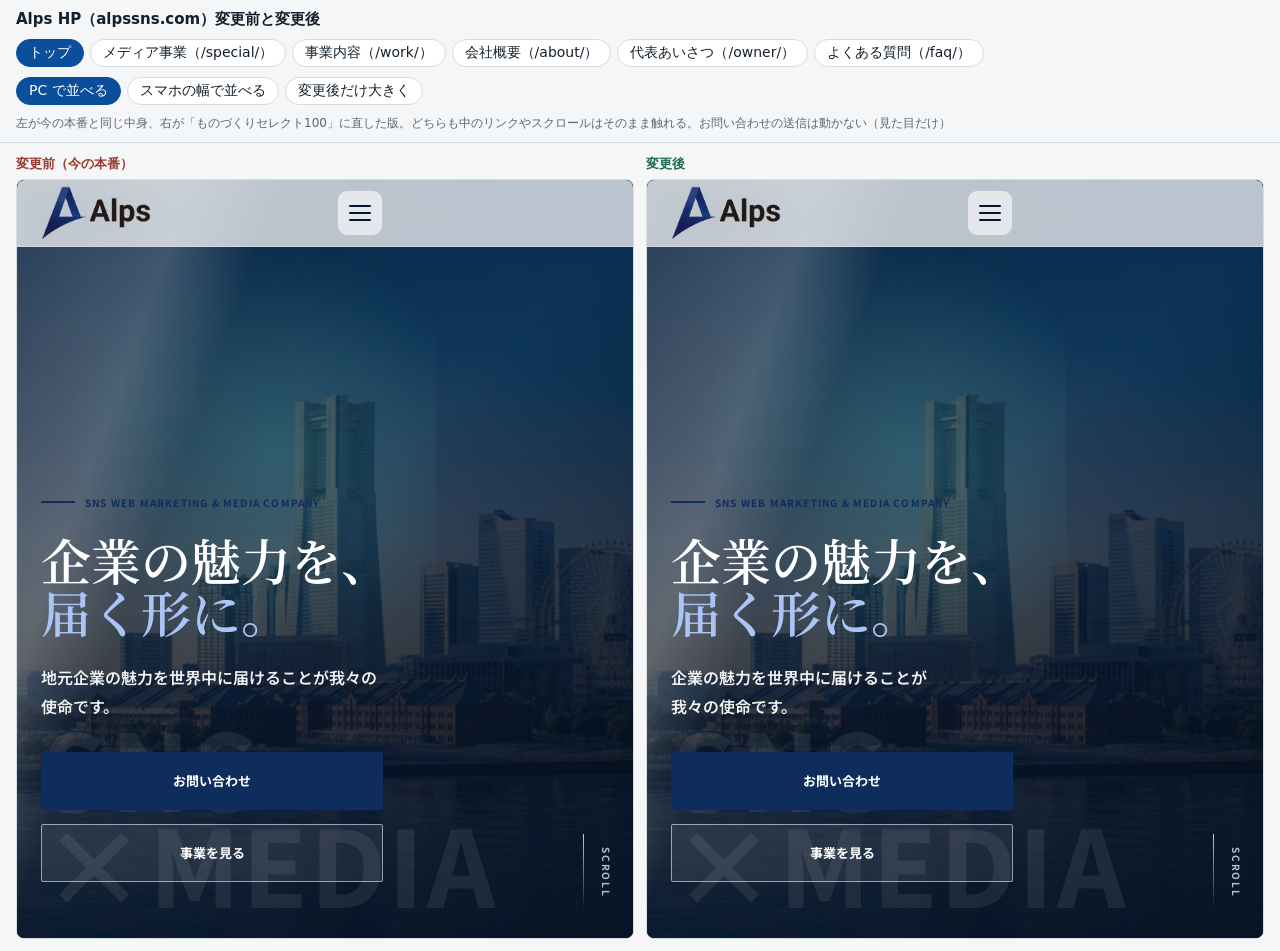
<file: index.html>
<!doctype html>
<html lang="ja">
<head>
<meta name="robots" content="noindex,nofollow">
<meta charset="utf-8">
<meta name="viewport" content="width=device-width,initial-scale=1">
<title>Alps HP 変更前と変更後</title>
<style>
:root{--bg:#F4F6F8;--ink:#14202B;--muted:#5B6772;--line:#D5DCE2;--accent:#0B4F9C;--old:#9A3B2E;--new:#1E6B47}
*{box-sizing:border-box}
body{margin:0;background:var(--bg);color:var(--ink);font-family:"Noto Sans JP","Hiragino Sans",system-ui,sans-serif;font-size:14px}
header{position:sticky;top:0;background:var(--bg);border-bottom:1px solid var(--line);padding:10px 16px;display:flex;flex-wrap:wrap;gap:10px 18px;align-items:center;z-index:5}
h1{font-size:15px;margin:0}
.g{display:flex;gap:6px;flex-wrap:wrap}
button{font:inherit;border:1px solid var(--line);background:#fff;color:var(--ink);border-radius:999px;padding:4px 12px;cursor:pointer}
button[aria-pressed="true"]{background:var(--accent);border-color:var(--accent);color:#fff}
.note{color:var(--muted);font-size:12px;width:100%;margin:0}
main{display:grid;grid-template-columns:1fr 1fr;gap:12px;padding:12px 16px}
main.one{grid-template-columns:1fr}
.col{display:flex;flex-direction:column;gap:6px;min-width:0}
.lab{font-weight:700;font-size:13px}
.lab.o{color:var(--old)} .lab.n{color:var(--new)}
.frame{background:#fff;border:1px solid var(--line);border-radius:8px;overflow:auto;height:calc(100vh - 140px)}
iframe{border:0;display:block;height:100%;margin:0 auto}
.sp iframe{width:390px}
.pc iframe{width:100%}
</style>
</head>
<body>
<header>
  <h1>Alps HP（alpssns.com）変更前と変更後</h1>
  <div class="g" id="pages"></div>
  <div class="g" id="modes"></div>
  <p class="note">左が今の本番と同じ中身、右が「ものづくりセレクト100」に直した版。どちらも中のリンクやスクロールはそのまま触れる。お問い合わせの送信は動かない（見た目だけ）</p>
</header>
<main id="main" class="pc">
  <div class="col"><span class="lab o">変更前（今の本番）</span><div class="frame"><iframe id="fb" title="変更前"></iframe></div></div>
  <div class="col"><span class="lab n">変更後</span><div class="frame"><iframe id="fa" title="変更後"></iframe></div></div>
</main>
<script>
const PAGES=[["index","トップ"],["special","メディア事業（/special/）"],["work","事業内容（/work/）"],["about","会社概要（/about/）"],["owner","代表あいさつ（/owner/）"],["faq","よくある質問（/faq/）"]];
const MODES=[["pc","PC で並べる"],["sp","スマホの幅で並べる"],["after","変更後だけ大きく"]];
let page="index",mode="pc";
const pg=document.getElementById("pages"),md=document.getElementById("modes"),main=document.getElementById("main");
function render(){
  document.getElementById("fb").src="before/"+page+".html";
  document.getElementById("fa").src="after/"+page+".html";
  main.className=(mode==="sp"?"sp":"pc")+(mode==="after"?" one":"");
  main.children[0].hidden=(mode==="after");
  [...pg.children].forEach(b=>b.setAttribute("aria-pressed",b.dataset.k===page));
  [...md.children].forEach(b=>b.setAttribute("aria-pressed",b.dataset.k===mode));
}
PAGES.forEach(([k,l])=>{const b=document.createElement("button");b.dataset.k=k;b.textContent=l;b.onclick=()=>{page=k;render()};pg.appendChild(b)});
MODES.forEach(([k,l])=>{const b=document.createElement("button");b.dataset.k=k;b.textContent=l;b.onclick=()=>{mode=k;render()};md.appendChild(b)});
render();
</script>
</body>
</html>
</file>
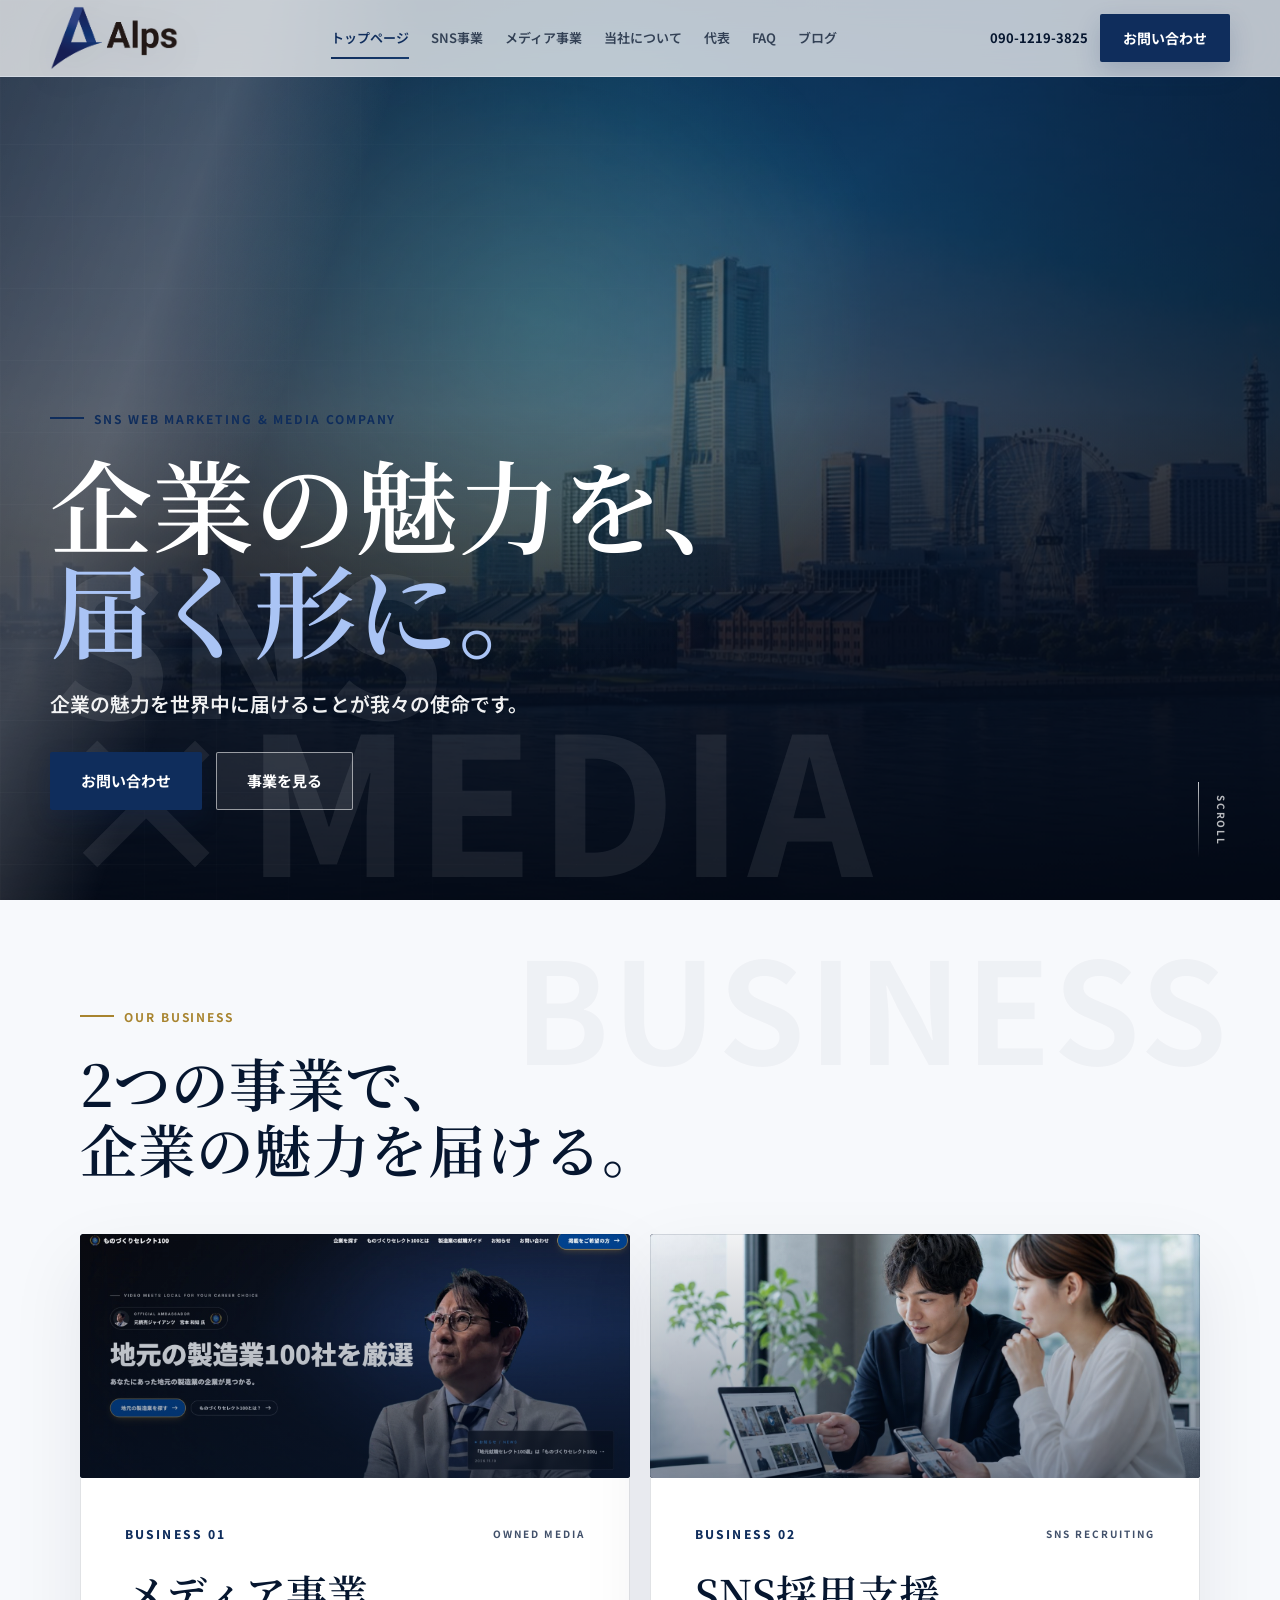
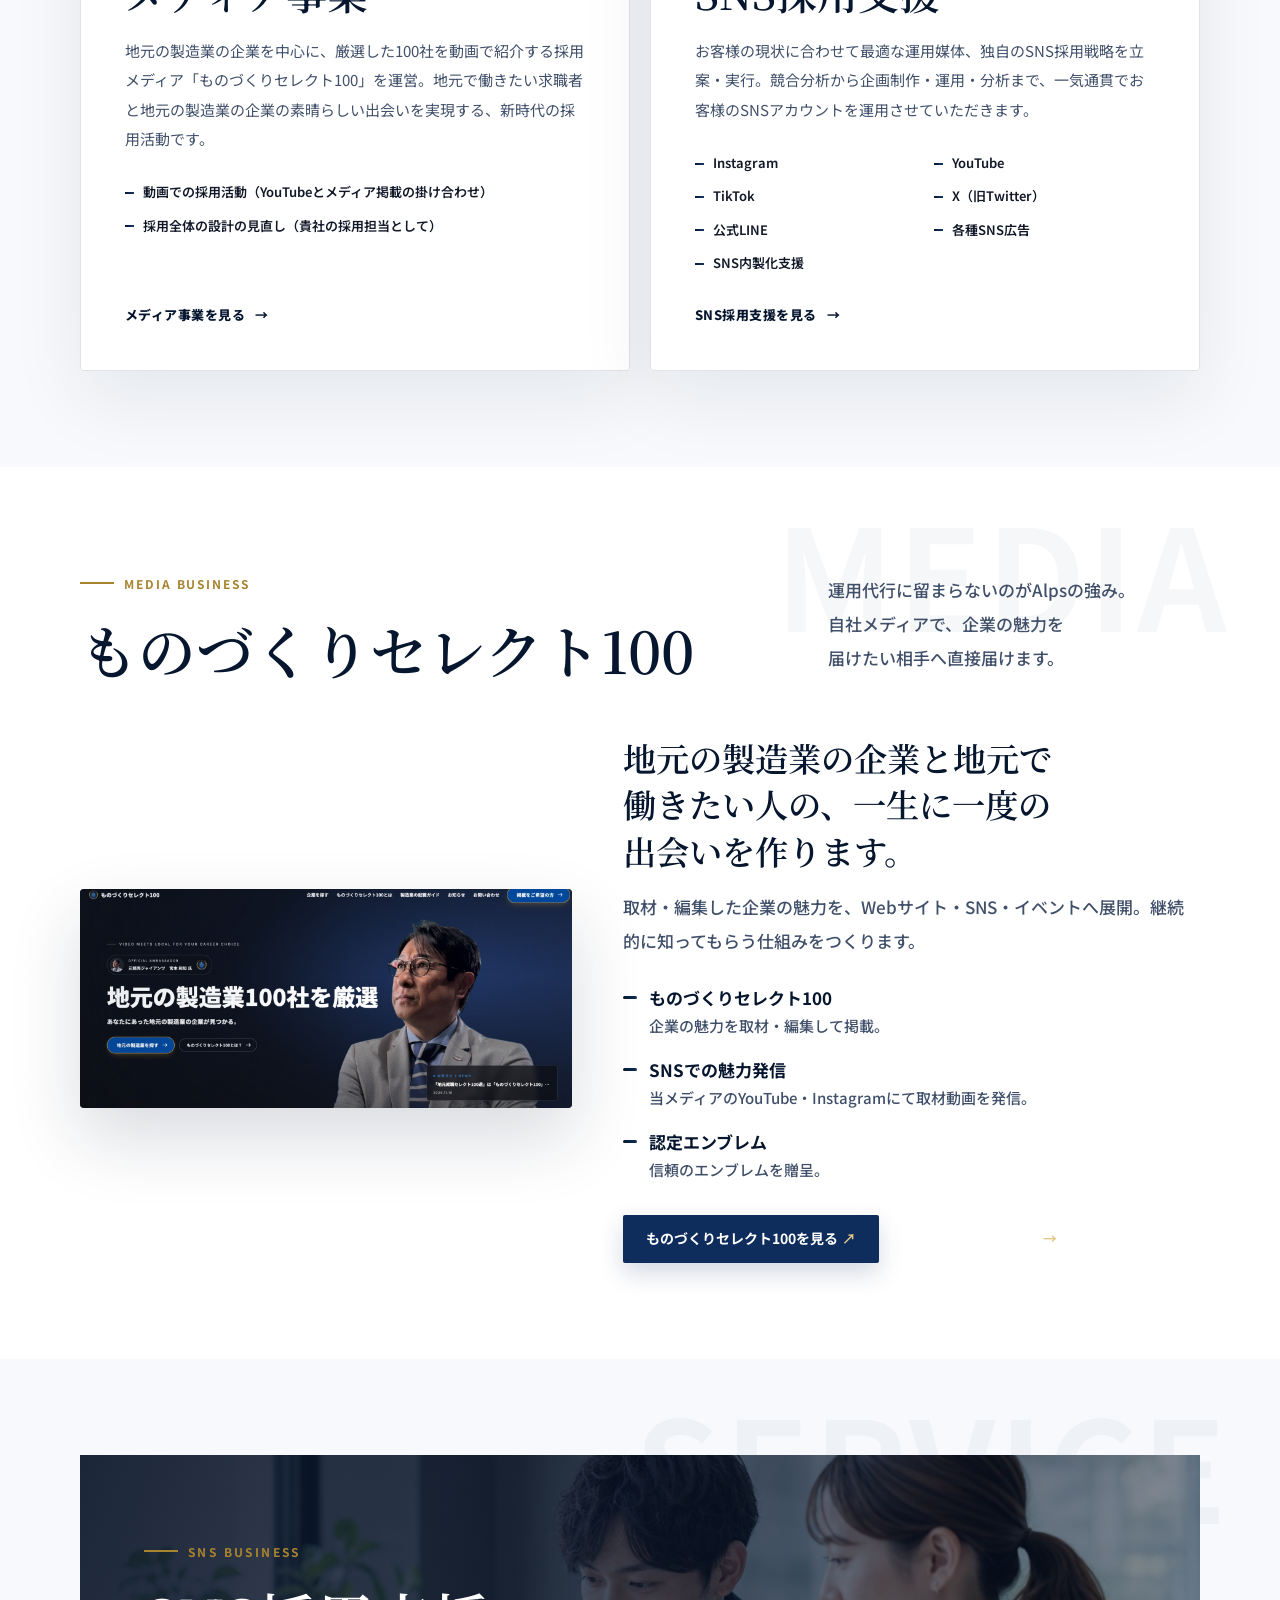
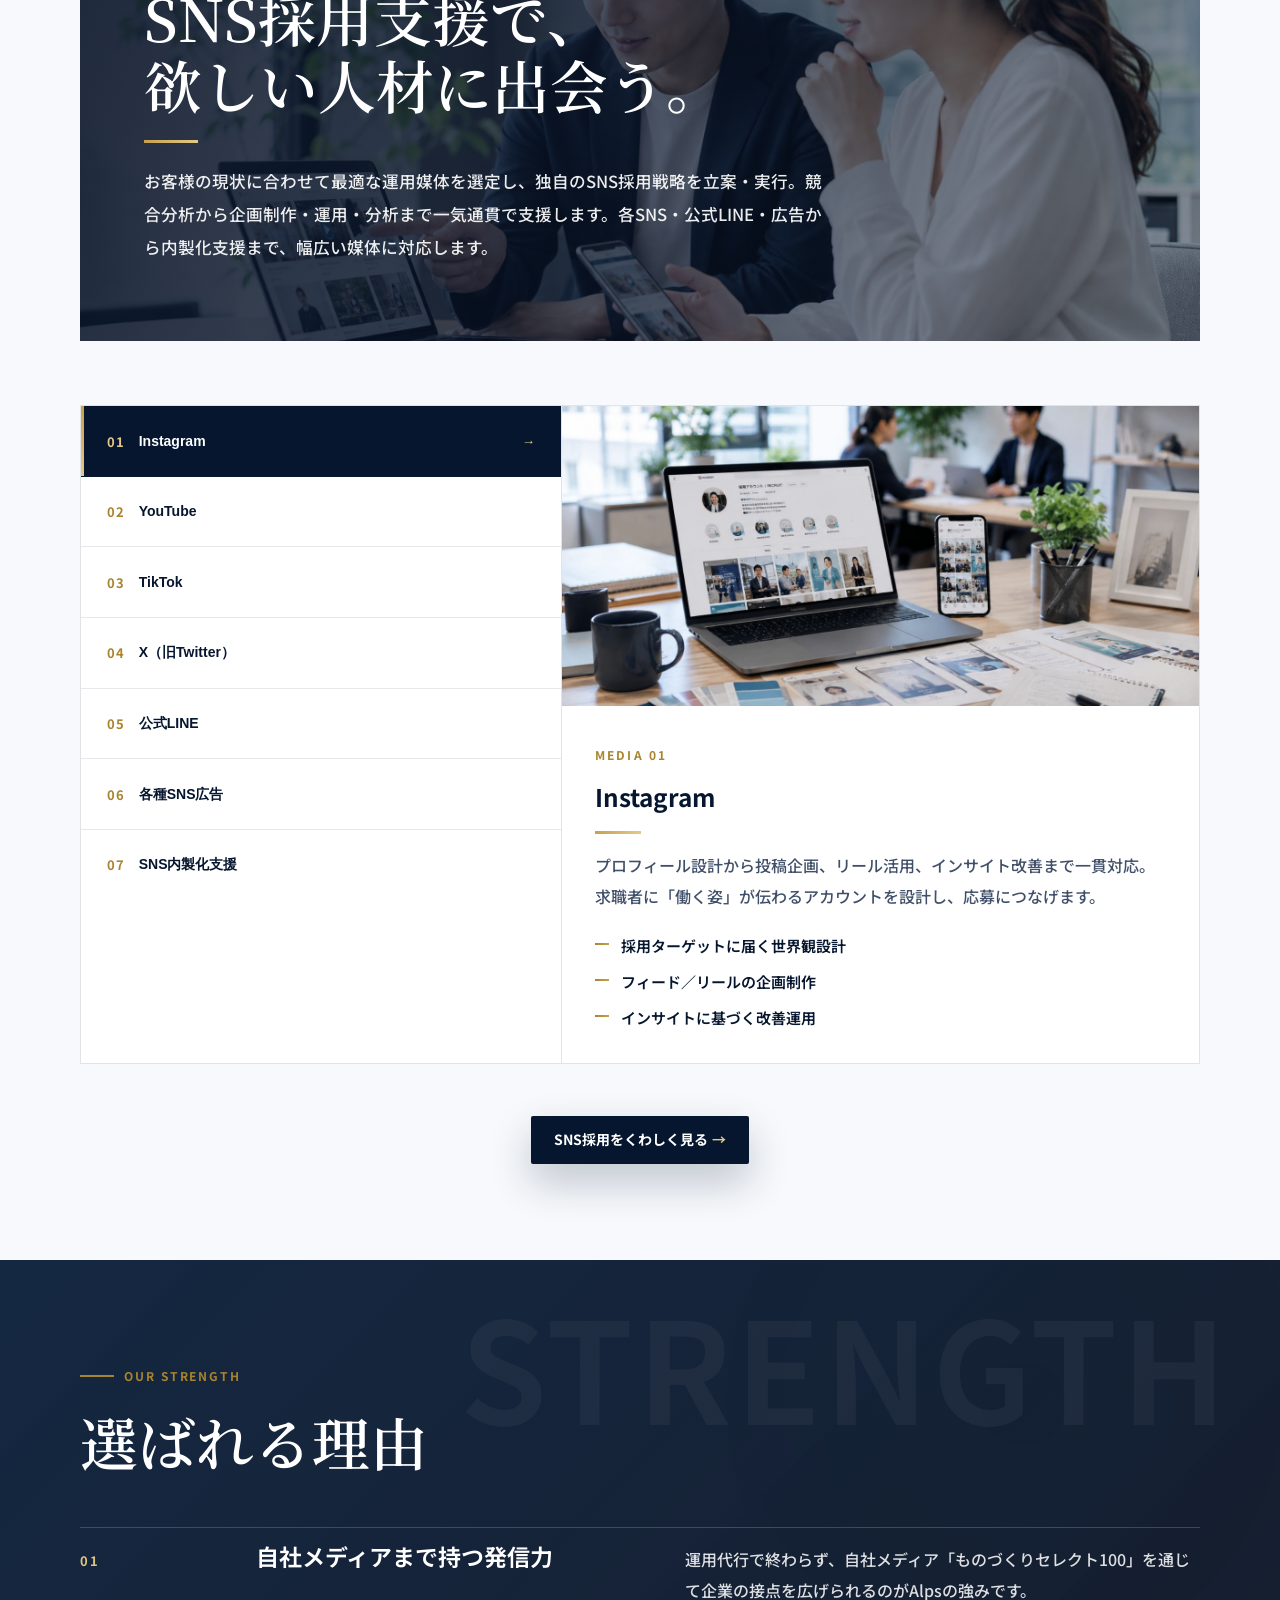
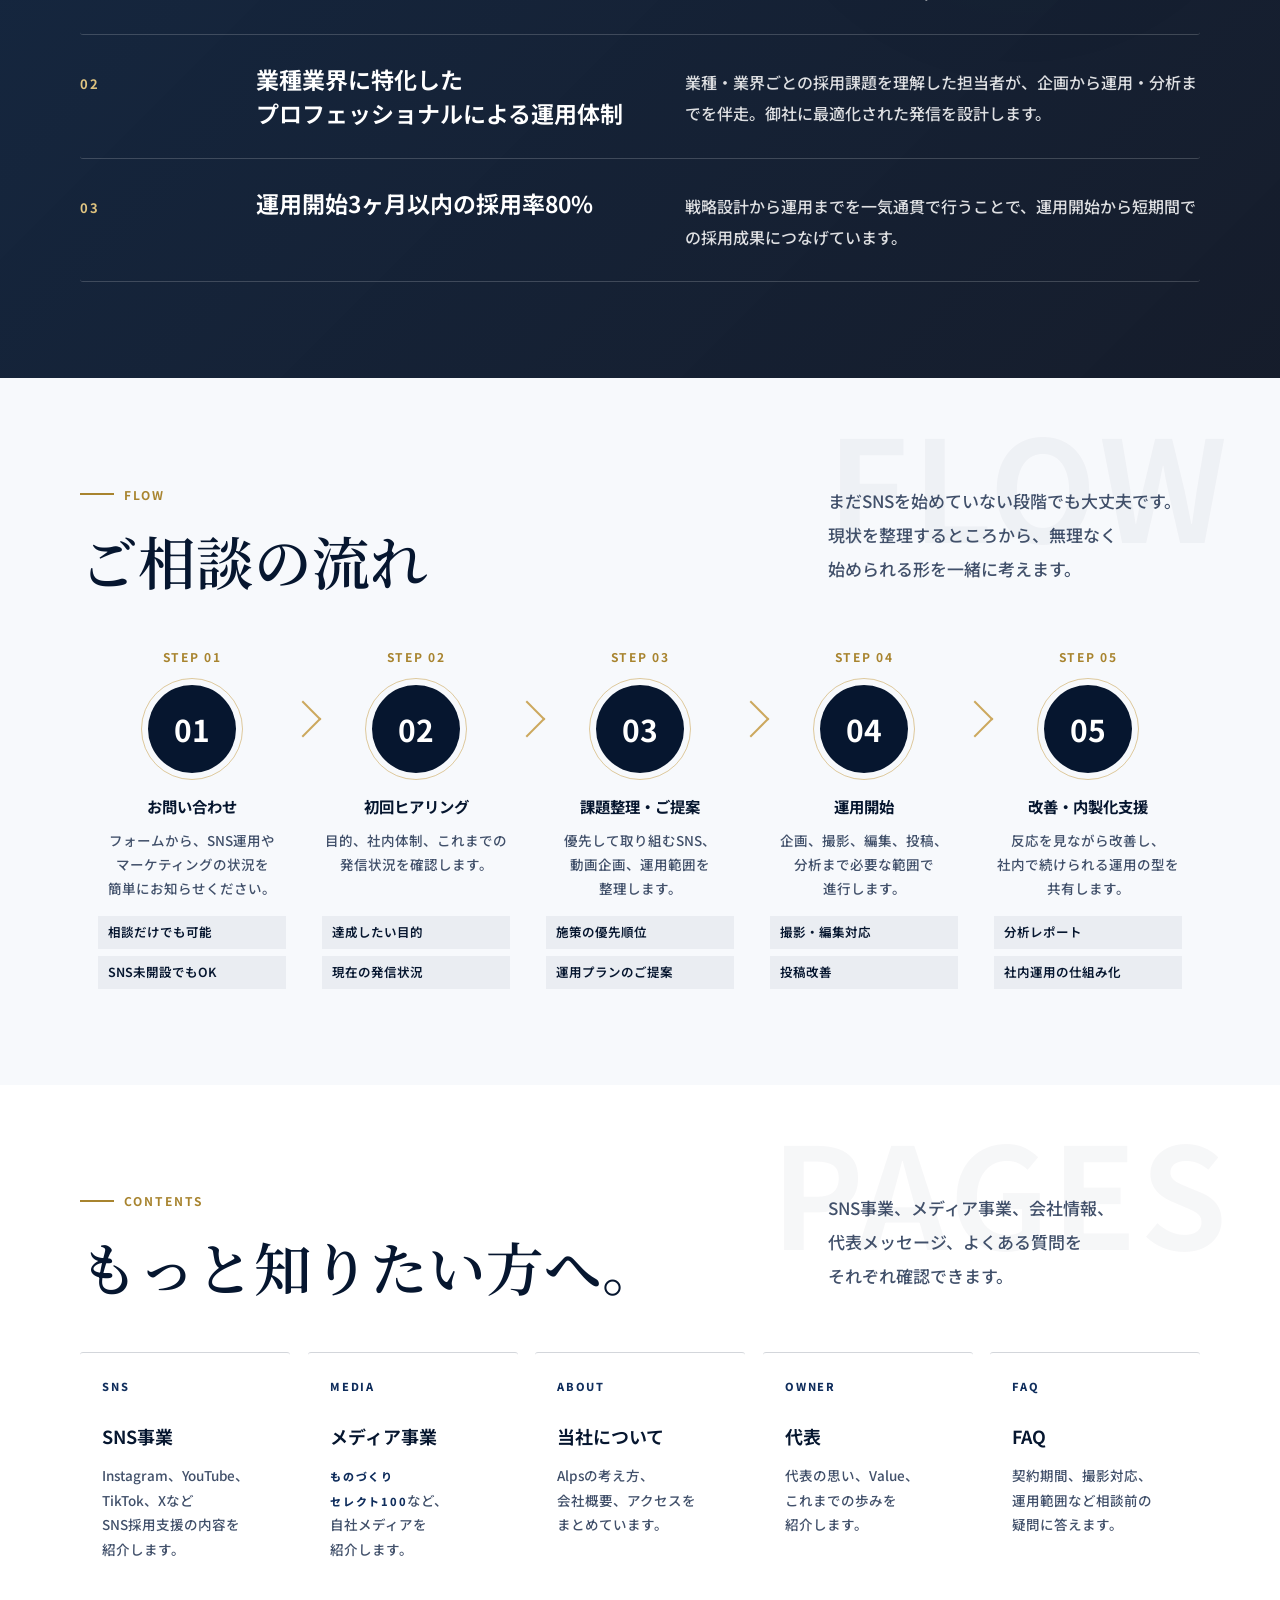
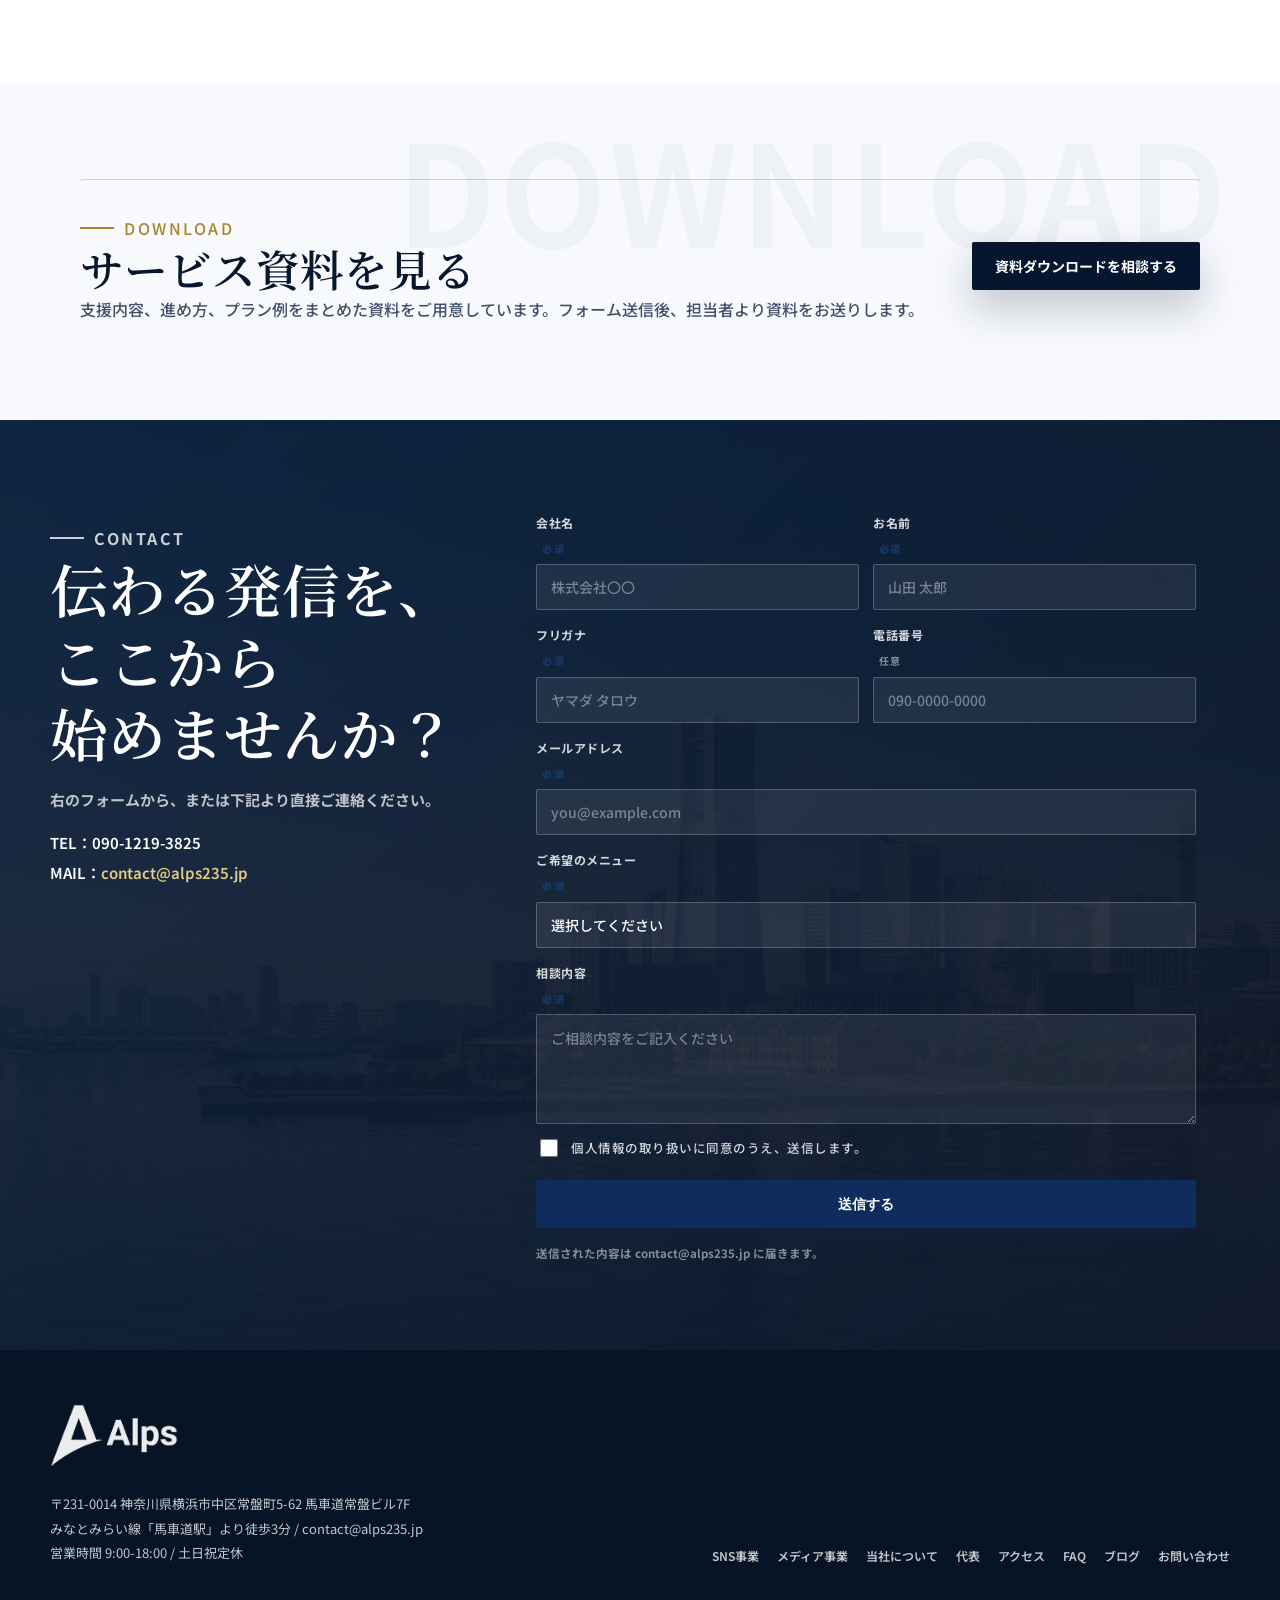
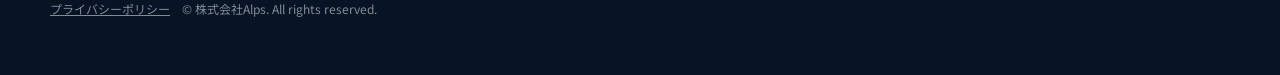
<file: after/index.html>
<!doctype html>
<html lang="ja">
<head>
<meta name="robots" content="noindex,nofollow">
  <meta charset="utf-8">
  <meta name="viewport" content="width=device-width, initial-scale=1">
  <title>株式会社Alps｜SNSウェブマーケティング × メディア事業</title>
  <meta name="description" content="株式会社Alpsは、ショート動画・Instagram・TikTok・X運用・SNSタレントキャスティングなどのSNSウェブマーケティング支援と、自社メディア事業で、企業の価値を届ける会社です。横浜拠点。">
  <link rel="preconnect" href="https://fonts.googleapis.com">
  <link rel="preconnect" href="https://fonts.gstatic.com" crossorigin>
  <link href="https://fonts.googleapis.com/css2?family=Noto+Sans+JP:wght@400;500;600;700;900&family=Noto+Serif+JP:wght@500;600;700;900&display=swap" rel="stylesheet">
  <link rel="stylesheet" href="alps.css">
  <script>document.documentElement.classList.add('js');</script>

<link rel="canonical" href="index.html">
<meta property="og:type" content="website">
<meta property="og:site_name" content="株式会社Alps">
<meta property="og:title" content="株式会社Alps｜SNSウェブマーケティング × メディア事業">
<meta property="og:description" content="株式会社Alpsは、ショート動画・Instagram・TikTok・X運用・SNSタレントキャスティングなどのSNSウェブマーケティング支援と、自社メディア事業で、企業の価値を届ける会社です。横浜拠点。">
<meta property="og:url" content="https://alpssns.com/">
<meta property="og:image" content="assets/hero-minatomirai.jpg">
<meta name="twitter:card" content="summary_large_image">
<link rel="icon" href="https://alpssns.com/wp-content/uploads/2025/09/cropped-2b76fde2a64d796f07b5e4de11cb1e52-32x32.jpg" sizes="32x32" />
<link rel="icon" href="https://alpssns.com/wp-content/uploads/2025/09/cropped-2b76fde2a64d796f07b5e4de11cb1e52-192x192.jpg" sizes="192x192" />
<link rel="apple-touch-icon" href="https://alpssns.com/wp-content/uploads/2025/09/cropped-2b76fde2a64d796f07b5e4de11cb1e52-180x180.jpg" />
</head>
<body>

  <header class="site-header">
    <div class="header-inner">
      <a class="brand brand-logo-link" href="index.html" aria-label="株式会社Alps ホーム">
        <img class="brand-logo" src="assets/alps-logo-full.png" alt="株式会社Alps">
      </a>
      <nav class="nav" aria-label="主要メニュー">
        <a href="index.html">トップページ</a>
        <a href="work.html">SNS事業</a>
        <a href="special.html">メディア事業</a>
        <a href="about.html">当社について</a>
        <a href="owner.html">代表</a>
        <a href="faq.html">FAQ</a>
        <a href="https://alpssns.com/blog/">ブログ</a>
      </nav>
      <div class="header-actions">
        <a class="tel" href="tel:09012193825">090-1219-3825</a>
        <a class="btn btn-primary" href="index.html#contact">お問い合わせ</a>
      </div>
      <button class="nav-toggle" type="button" aria-label="メニューを開く" aria-expanded="false" aria-controls="mobileNav">
        <span></span><span></span><span></span>
      </button>
    </div>
    <nav class="mobile-nav" id="mobileNav" aria-label="モバイルメニュー">
      <a href="index.html">トップページ</a>
      <a href="work.html">SNS事業</a>
      <a href="special.html">メディア事業</a>
      <a href="about.html">当社について</a>
      <a href="owner.html">代表</a>
      <a href="faq.html">FAQ</a>
        <a href="https://alpssns.com/blog/">ブログ</a>
      <a class="mobile-nav__cta" href="index.html#contact">お問い合わせ</a>
      <a class="mobile-nav__tel" href="tel:09012193825">090-1219-3825</a>
    </nav>
  </header>

  <main id="top">
    <section class="hero" data-screen-label="hero">
      <div class="hero-visual" aria-hidden="true"></div>
      <div class="hero-impact" aria-hidden="true">SNS<br>×MEDIA</div>
      <div class="hero-inner">
        <div class="hero-copy reveal">
          <p class="eyebrow">SNS Web Marketing &amp; Media Company</p>
          <h1>
            <span class="headline-line"><span>企業の魅力を、</span></span>
            <span class="headline-line accent"><span>届く形に。</span></span>
          </h1>
          <p class="hero-lead">企業の魅力を世界中に届けることが<span class="nw">我々の使命です。</span></p>
          <div class="hero-actions">
            <a class="btn btn-primary" href="#contact">お問い合わせ</a>
            <a class="btn btn-ghost" href="#service">事業を見る</a>
          </div>
        </div>
      </div>
      <span class="hero-scroll" aria-hidden="true">Scroll</span>
    </section>

    <section class="section section-soft" data-kicker="BUSINESS" data-screen-label="2つの事業">
      <div class="container">
        <div class="section-head reveal">
          <div>
            <p class="eyebrow">Our Business</p>
            <h2 class="section-title">2つの事業で、<br>企業の魅力を届ける。</h2>
          </div>
        </div>
        <div class="business-grid reveal">
          <a class="business-card business-card--wide" href="special.html">
            <div class="business-thumb"><img src="assets/jimoto-top3.jpg?v=20261119b" alt="ものづくりセレクト100 サイト"></div>
            <div class="business-body">
              <div class="business-card-head">
                <span class="business-num">BUSINESS 01</span>
                <span class="business-tag">Owned Media</span>
              </div>
              <h3>メディア事業</h3>
              <p>地元の製造業の企業を中心に、厳選した100社を動画で紹介する採用メディア「<span class="nw">ものづくり</span><wbr><span class="nw">セレクト100</span>」を運営。地元で働きたい求職者と地元の製造業の企業の素晴らしい出会いを実現する、新時代の採用活動です。</p>
              <ul class="business-items" style="grid-template-columns:1fr;">
                <li><span class="nw">動画での</span><wbr><span class="nw">採用活動</span>（YouTubeと<span class="nw">メディア掲載の</span><wbr><span class="nw">掛け合わせ</span>）</li>
                <li><span class="nw">採用全体の</span><wbr><span class="nw">設計の見直し</span>（<span class="nw">貴社の</span><wbr><span class="nw">採用担当として</span>）</li>
              </ul>
              <span class="business-arrow">メディア事業を見る <em aria-hidden="true">→</em></span>
            </div>
          </a>
          <a class="business-card business-card--wide" href="work.html">
            <div class="business-thumb"><img src="assets/photo-sns-meeting.jpg" alt="SNS採用支援のイメージ"></div>
            <div class="business-body">
              <div class="business-card-head">
                <span class="business-num">BUSINESS 02</span>
                <span class="business-tag">SNS Recruiting</span>
              </div>
              <h3>SNS採用支援</h3>
              <p>お客様の現状に合わせて最適な運用媒体、独自のSNS採用戦略を立案・実行。競合分析から企画制作・運用・分析まで、一気通貫でお客様のSNSアカウントを運用させていただきます。</p>
              <ul class="business-items">
                <li>Instagram</li>
                <li>YouTube</li>
                <li>TikTok</li>
                <li>X（旧Twitter）</li>
                <li>公式LINE</li>
                <li>各種SNS広告</li>
                <li>SNS内製化支援</li>
              </ul>
              <span class="business-arrow">SNS採用支援を見る <em aria-hidden="true">→</em></span>
            </div>
          </a>
        </div>
      </div>
    </section>

    <section id="media" class="section" data-kicker="MEDIA" data-screen-label="メディア事業">
      <div class="container">
        <div class="section-head reveal">
          <div>
            <p class="eyebrow">Media Business</p>
            <h2 class="section-title"><span class="nw">ものづくり</span><wbr><span class="nw">セレクト100</span></h2>
          </div>
          <p class="section-copy">運用代行に留まらないのがAlpsの強み。自社メディアで、企業の魅力を届けたい相手へ直接届けます。</p>
        </div>
        <div class="media-feature reveal">
          <div class="media-feature-visual">
            <a href="https://jimoto-syuusyoku.com/" target="_blank" rel="noopener" aria-label="ものづくりセレクト100のサイトを開く" style="display:block;">
              <img src="assets/jimoto-top3.jpg?v=20261117" alt="ものづくりセレクト100 サイト" style="width:100%;height:auto;aspect-ratio:auto;object-fit:contain;background:#fff;display:block;">
            </a>
          </div>
          <div class="media-feature-body">
            <h3 class="media-feature-title">地元の製造業の企業と地元で働きたい人の、一生に一度の出会いを作ります。</h3>
            <p class="media-feature-lead">取材・編集した企業の魅力を、Webサイト・SNS・イベントへ展開。継続的に知ってもらう仕組みをつくります。</p>
            <ul class="media-list">
              <li><strong>ものづくりセレクト100</strong><span>企業の魅力を取材・編集して掲載。</span></li>
              <li><strong>SNSでの魅力発信</strong><span>当メディアのYouTube・Instagramにて取材動画を発信。</span></li>
              <li><strong>認定エンブレム</strong><span>信頼のエンブレムを贈呈。</span></li>
            </ul>
            <div style="display:flex;flex-wrap:wrap;gap:12px;">
              <a class="btn btn-primary" href="https://jimoto-syuusyoku.com/" target="_blank" rel="noopener">ものづくりセレクト100を見る <em aria-hidden="true">↗</em></a>
              <a class="btn btn-ghost" href="special.html">メディア事業を見る <em aria-hidden="true">→</em></a>
            </div>
          </div>
        </div>
      </div>
    </section>

    <section id="service" class="section section-soft" data-kicker="SERVICE" data-screen-label="事業紹介">
      <div class="container">
        <div class="band-head reveal">
          <img class="band-head__media" src="assets/photo-sns-meeting.jpg" alt="">
          <p class="eyebrow">SNS Business</p>
          <h2 class="section-title">SNS採用支援で、<br>欲しい人材に出会う。</h2>
          <p class="band-lead">お客様の現状に合わせて最適な運用媒体を選定し、独自のSNS採用戦略を立案・実行。競合分析から企画制作・運用・分析まで一気通貫で支援します。各SNS・公式LINE・広告から内製化支援まで、幅広い媒体に対応します。</p>
        </div>
        <div class="svc-tabs reveal" id="svcTabs">
          <div class="svc-tabs__menu" role="tablist" aria-label="対応可能媒体">
            <button class="svc-tab is-active" role="tab" aria-selected="true" data-svc="0">
              <span class="svc-tab__no">01</span>
              <span class="svc-tab__name">Instagram</span>
              <span class="svc-tab__arrow" aria-hidden="true">→</span>
            </button>
            <button class="svc-tab" role="tab" aria-selected="false" data-svc="1">
              <span class="svc-tab__no">02</span>
              <span class="svc-tab__name">YouTube</span>
              <span class="svc-tab__arrow" aria-hidden="true">→</span>
            </button>
            <button class="svc-tab" role="tab" aria-selected="false" data-svc="2">
              <span class="svc-tab__no">03</span>
              <span class="svc-tab__name">TikTok</span>
              <span class="svc-tab__arrow" aria-hidden="true">→</span>
            </button>
            <button class="svc-tab" role="tab" aria-selected="false" data-svc="3">
              <span class="svc-tab__no">04</span>
              <span class="svc-tab__name">X（旧Twitter）</span>
              <span class="svc-tab__arrow" aria-hidden="true">→</span>
            </button>
            <button class="svc-tab" role="tab" aria-selected="false" data-svc="4">
              <span class="svc-tab__no">05</span>
              <span class="svc-tab__name">公式LINE</span>
              <span class="svc-tab__arrow" aria-hidden="true">→</span>
            </button>
            <button class="svc-tab" role="tab" aria-selected="false" data-svc="5">
              <span class="svc-tab__no">06</span>
              <span class="svc-tab__name">各種SNS広告</span>
              <span class="svc-tab__arrow" aria-hidden="true">→</span>
            </button>
            <button class="svc-tab" role="tab" aria-selected="false" data-svc="6">
              <span class="svc-tab__no">07</span>
              <span class="svc-tab__name">SNS内製化支援</span>
              <span class="svc-tab__arrow" aria-hidden="true">→</span>
            </button>
          </div>

          <div class="svc-tabs__panels">
            <div class="svc-panel is-active" role="tabpanel" data-svc="0">
              <img class="svc-panel__media" src="assets/sns-instagram.jpg" alt="Instagram採用運用のダッシュボード">
              <div class="svc-panel__body">
                <span class="svc-panel__no">MEDIA 01</span>
                <h3 class="svc-panel__title">Instagram</h3>
                <p class="svc-panel__lead">プロフィール設計から投稿企画、リール活用、インサイト改善まで一貫対応。求職者に「働く姿」が伝わるアカウントを設計し、応募につなげます。</p>
                <ul class="svc-panel__points">
                  <li>採用ターゲットに届く世界観設計</li>
                  <li>フィード／リールの企画制作</li>
                  <li>インサイトに基づく改善運用</li>
                </ul>
              </div>
            </div>
            <div class="svc-panel" role="tabpanel" data-svc="1">
              <img class="svc-panel__media" src="assets/photo-video-production.jpg" alt="YouTube採用動画の制作">
              <div class="svc-panel__body">
                <span class="svc-panel__no">MEDIA 02</span>
                <h3 class="svc-panel__title">YouTube</h3>
                <p class="svc-panel__lead">社員インタビューや一日密着など、文字では伝わらない社風・人柄を動画で可視化。企画・撮影・編集・配信まで一貫して制作します。</p>
                <ul class="svc-panel__points">
                  <li>採用ストーリーの企画設計</li>
                  <li>撮影・編集まで一貫対応</li>
                  <li>長尺・ショート両対応</li>
                </ul>
              </div>
            </div>
            <div class="svc-panel" role="tabpanel" data-svc="2">
              <img class="svc-panel__media" src="assets/sns-tiktok.jpg" alt="TikTok向け短尺動画制作">
              <div class="svc-panel__body">
                <span class="svc-panel__no">MEDIA 03</span>
                <h3 class="svc-panel__title">TikTok</h3>
                <p class="svc-panel__lead">短尺動画に特化した企画・運用で、これまで採用接点のなかった若年層へリーチ。トレンドと自社らしさを両立させた発信を設計します。</p>
                <ul class="svc-panel__points">
                  <li>トレンドを踏まえた企画設計</li>
                  <li>継続投稿のための制作体制</li>
                  <li>新しい層へのリーチ拡大</li>
                </ul>
              </div>
            </div>
            <div class="svc-panel" role="tabpanel" data-svc="3">
              <img class="svc-panel__media" src="assets/sns-x.jpg" alt="X運用の設計">
              <div class="svc-panel__body">
                <span class="svc-panel__no">MEDIA 04</span>
                <h3 class="svc-panel__title">X（旧Twitter）</h3>
                <p class="svc-panel__lead">投稿設計と日々の運用を代行し、情報の接点と拡散の機会を増やします。発信のトーンや頻度まで、企業の採用ブランドに合わせて整えます。</p>
                <ul class="svc-panel__points">
                  <li>投稿方針とトーンの設計</li>
                  <li>日々の運用代行</li>
                  <li>拡散・接点づくり</li>
                </ul>
              </div>
            </div>
            <div class="svc-panel" role="tabpanel" data-svc="4">
              <img class="svc-panel__media" src="assets/sns-line.jpg" alt="公式LINEの構築">
              <div class="svc-panel__body">
                <span class="svc-panel__no">MEDIA 05</span>
                <h3 class="svc-panel__title">公式LINE</h3>
                <p class="svc-panel__lead">応募者・候補者と直接つながる公式LINEを構築。自動応答や配信設計で、説明会案内から選考連絡までの歩留まりを高めます。</p>
                <ul class="svc-panel__points">
                  <li>友だち獲得の導線設計</li>
                  <li>ステップ配信・自動応答</li>
                  <li>候補者フォローの仕組み化</li>
                </ul>
              </div>
            </div>
            <div class="svc-panel" role="tabpanel" data-svc="5">
              <img class="svc-panel__media" src="assets/sns-ads.jpg" alt="各種SNS広告の運用">
              <div class="svc-panel__body">
                <span class="svc-panel__no">MEDIA 06</span>
                <h3 class="svc-panel__title">各種SNS広告</h3>
                <p class="svc-panel__lead">Instagram・TikTok・YouTube・LINEなど各媒体の広告を運用。狙ったターゲットへ効率的にリーチし、応募獲得単価の最適化を図ります。</p>
                <ul class="svc-panel__points">
                  <li>媒体・ターゲット選定</li>
                  <li>クリエイティブ制作・改善</li>
                  <li>応募単価の最適化</li>
                </ul>
              </div>
            </div>
            <div class="svc-panel" role="tabpanel" data-svc="6">
              <img class="svc-panel__media" src="assets/sns-inhouse.jpg" alt="SNS内製化支援">
              <div class="svc-panel__body">
                <span class="svc-panel__no">MEDIA 07</span>
                <h3 class="svc-panel__title">SNS内製化支援</h3>
                <p class="svc-panel__lead">社内で採用SNSを続けられる型づくりまで支援。企画・撮影・投稿・改善のノウハウを社内に残し、自走できる体制を整えます。</p>
                <ul class="svc-panel__points">
                  <li>採用に向けた発信設計</li>
                  <li>社内運用の型づくり</li>
                  <li>ノウハウの社内移管</li>
                </ul>
              </div>
            </div>
          </div>
        </div>
        <div class="service-cta reveal">
          <a class="btn btn-dark" href="work.html">SNS採用をくわしく見る <em aria-hidden="true">→</em></a>
        </div>
      </div>
    </section>

    <section id="reason" class="section section-dark" data-kicker="STRENGTH" data-screen-label="選ばれる理由">
      <div class="container">
        <div class="section-head reveal">
          <div>
            <p class="eyebrow">Our Strength</p>
            <h2 class="section-title">選ばれる理由</h2>
          </div>
        </div>
        <div class="reason-list">
          <article class="reason-item reveal">
            <span class="num">01</span>
            <h3>自社メディアまで持つ発信力</h3>
            <p>運用代行で終わらず、自社メディア「<span class="nw">ものづくり</span><wbr><span class="nw">セレクト100</span>」を通じて企業の接点を広げられるのがAlpsの強みです。</p>
          </article>
          <article class="reason-item reveal">
            <span class="num">02</span>
            <h3>業種業界に特化したプロフェッショナルによる運用体制</h3>
            <p>業種・業界ごとの採用課題を理解した担当者が、企画から運用・分析までを伴走。御社に最適化された発信を設計します。</p>
          </article>
          <article class="reason-item reveal">
            <span class="num">03</span>
            <h3>運用開始3ヶ月以内の採用率80%</h3>
            <p>戦略設計から運用までを一気通貫で行うことで、運用開始から短期間での採用成果につなげています。</p>
          </article>
        </div>
      </div>
    </section>

    <section id="flow" class="section section-soft" data-kicker="FLOW" data-screen-label="ご相談の流れ">
      <div class="container">
        <div class="section-head reveal">
          <div>
            <p class="eyebrow">Flow</p>
            <h2 class="section-title">ご相談の流れ</h2>
          </div>
          <p class="section-copy">まだSNSを始めていない段階でも大丈夫です。現状を整理するところから、無理なく始められる形を一緒に考えます。</p>
        </div>
        <div class="flow">
          <article class="flow-item reveal">
            <span class="flow-step">STEP 01</span>
            <span class="flow-badge">01</span>
            <h3>お問い合わせ</h3>
            <p>フォームから、SNS運用やマーケティングの状況を簡単にお知らせください。</p>
            <ul>
              <li>相談だけでも可能</li>
              <li>SNS未開設でもOK</li>
            </ul>
          </article>
          <article class="flow-item reveal">
            <span class="flow-step">STEP 02</span>
            <span class="flow-badge">02</span>
            <h3>初回ヒアリング</h3>
            <p>目的、社内体制、これまでの発信状況を確認します。</p>
            <ul>
              <li>達成したい目的</li>
              <li>現在の発信状況</li>
            </ul>
          </article>
          <article class="flow-item reveal">
            <span class="flow-step">STEP 03</span>
            <span class="flow-badge">03</span>
            <h3>課題整理・ご提案</h3>
            <p>優先して取り組むSNS、動画企画、運用範囲を整理します。</p>
            <ul>
              <li>施策の優先順位</li>
              <li>運用プランのご提案</li>
            </ul>
          </article>
          <article class="flow-item reveal">
            <span class="flow-step">STEP 04</span>
            <span class="flow-badge">04</span>
            <h3>運用開始</h3>
            <p>企画、撮影、編集、投稿、分析まで必要な範囲で進行します。</p>
            <ul>
              <li>撮影・編集対応</li>
              <li>投稿改善</li>
            </ul>
          </article>
          <article class="flow-item reveal">
            <span class="flow-step">STEP 05</span>
            <span class="flow-badge">05</span>
            <h3>改善・内製化支援</h3>
            <p>反応を見ながら改善し、社内で続けられる運用の型を共有します。</p>
            <ul>
              <li>分析レポート</li>
              <li>社内運用の仕組み化</li>
            </ul>
          </article>
        </div>
      </div>
    </section>

    <section class="section" data-kicker="PAGES" data-screen-label="コンテンツ一覧">
      <div class="container">
        <div class="section-head reveal">
          <div>
            <p class="eyebrow">Contents</p>
            <h2 class="section-title">もっと知りたい方へ。</h2>
          </div>
          <p class="section-copy">SNS事業、メディア事業、会社情報、代表メッセージ、よくある質問をそれぞれ確認できます。</p>
        </div>
        <div class="page-gateway">
          <a class="page-card reveal" href="work.html"><span>SNS</span><div><strong>SNS事業</strong><p>Instagram、YouTube、TikTok、XなどSNS採用支援の内容を紹介します。</p></div></a>
          <a class="page-card reveal" href="special.html"><span>Media</span><div><strong>メディア事業</strong><p><span class="nw">ものづくり</span><wbr><span class="nw">セレクト100</span>など、自社メディアを紹介します。</p></div></a>
          <a class="page-card reveal" href="about.html"><span>About</span><div><strong>当社について</strong><p>Alpsの考え方、会社概要、アクセスをまとめています。</p></div></a>
          <a class="page-card reveal" href="owner.html"><span>Owner</span><div><strong>代表</strong><p>代表の思い、Value、これまでの歩みを紹介します。</p></div></a>
          <a class="page-card reveal" href="faq.html"><span>FAQ</span><div><strong>FAQ</strong><p>契約期間、撮影対応、運用範囲など相談前の疑問に答えます。</p></div></a>
        </div>
      </div>
    </section>

    <section id="download" class="section section-soft" data-kicker="DOWNLOAD" data-screen-label="資料ダウンロード">
      <div class="container">
        <div class="card reveal" style="display:grid; grid-template-columns:1fr auto; gap:24px; align-items:center;">
          <div>
            <p class="eyebrow">Download</p>
            <h2 class="section-title" style="font-size:clamp(28px, 3.4vw, 44px);">サービス資料を見る</h2>
            <p>支援内容、進め方、プラン例をまとめた資料をご用意しています。フォーム送信後、担当者より資料をお送りします。</p>
          </div>
          <a class="btn btn-dark" href="#contact">資料ダウンロードを相談する</a>
        </div>
      </div>
    </section>

    <section id="contact" class="cta" data-screen-label="お問い合わせ">
      <div class="cta-inner">
        <div class="contact-panel">
          <div class="reveal">
            <p class="eyebrow">Contact</p>
            <h2>伝わる発信を、ここから始めませんか？</h2>
            <p style="color:rgba(255,255,255,.72);font-size:15px;line-height:1.9;margin:18px 0 0;">右のフォームから、または下記より直接ご連絡ください。</p>
            <p style="color:#fff;font-size:15px;font-weight:600;line-height:2;margin:14px 0 0;">TEL：<a href="tel:09012193825" style="color:#fff;">090-1219-3825</a><br>MAIL：<a href="mailto:contact@alps235.jp" style="color:var(--gold-soft);">contact@alps235.jp</a></p>
          </div>
          <form class="contact-form reveal" action="#" onsubmit="return false" method="POST">
            <input type="hidden" name="action" value="alps_contact">
            <input type="text" name="_honey" style="display:none">
            <div class="cf-row">
              <label>会社名<span class="req">必須</span><input type="text" name="company" required placeholder="株式会社〇〇"></label>
              <label>お名前<span class="req">必須</span><input type="text" name="fullname" required placeholder="山田 太郎"></label>
            </div>
            <div class="cf-row">
              <label>フリガナ<span class="req">必須</span><input type="text" name="kana" required placeholder="ヤマダ タロウ"></label>
              <label>電話番号<span class="opt">任意</span><input type="tel" name="tel" placeholder="090-0000-0000"></label>
            </div>
            <label>メールアドレス<span class="req">必須</span><input type="email" name="email" required placeholder="you@example.com"></label>
            <label>ご希望のメニュー<span class="req">必須</span>
              <select name="menu" required>
                <option value="" disabled selected>選択してください</option>
                <option>SNS採用支援</option>
                <option>ものづくりセレクト100（メディア掲載）</option>
                <option>その他・ご相談</option>
              </select>
            </label>
            <label>相談内容<span class="req">必須</span><textarea name="message" required placeholder="ご相談内容をご記入ください"></textarea></label>
            <label class="cf-check"><input type="checkbox" name="agree" required> <span>個人情報の取り扱いに同意のうえ、送信します。</span></label>
            <button class="btn btn-primary" type="submit">送信する</button>
            <p class="cf-note">送信された内容は contact@alps235.jp に届きます。</p>
          </form>
        </div>
      </div>
    </section>
  </main>

  <footer class="footer">
    <div class="footer-inner">
      <div>
        <a class="brand brand-logo-link" href="index.html" aria-label="株式会社Alps ホーム">
          <img class="brand-logo" src="assets/alps-logo-full.png" alt="株式会社Alps" style="filter:brightness(0) invert(1);opacity:.92;">
        </a>
        <p>〒231-0014 神奈川県横浜市中区常盤町5-62 <span class="nw">馬車道常盤ビル7F</span><br>みなとみらい線「馬車道駅」より徒歩3分 / contact@alps235.jp<br>営業時間 9:00-18:00 / 土日祝定休</p>
      </div>
      <nav class="footer-links" aria-label="フッターメニュー">
        <a href="work.html">SNS事業</a>
        <a href="special.html">メディア事業</a>
        <a href="about.html">当社について</a>
        <a href="owner.html">代表</a>
        <a href="https://alpssns.com/access/">アクセス</a>
        <a href="faq.html">FAQ</a>
        <a href="https://alpssns.com/blog/">ブログ</a>
        <a href="index.html#contact">お問い合わせ</a>
      </nav>
    </div>
    <p style="width:min(var(--max),calc(100% - 40px));margin:32px auto 0;font-size:12px;color:rgba(255,255,255,.5);"><a href="https://alpssns.com/privacy/" style="color:inherit;text-decoration:underline;">プライバシーポリシー</a>　© 株式会社Alps. All rights reserved.</p>
  </footer>

  <script src="app.js"></script>

  <template id="__bundler_thumbnail" data-bg-color="#0b1f3a">
    <svg viewBox="0 0 1200 800" xmlns="http://www.w3.org/2000/svg">
      <rect width="1200" height="800" fill="#0b1f3a"/>
      <path d="M380 560 L600 240 L820 560 Z" fill="none" stroke="#c8a04e" stroke-width="26" stroke-linejoin="round"/>
      <path d="M540 560 L600 470 L660 560 Z" fill="#c8a04e"/>
      <text x="600" y="660" text-anchor="middle" fill="#ffffff" font-family="'Noto Serif JP',serif" font-size="74" font-weight="600" letter-spacing="14">ALPS</text>
    </svg>
  </template>
</body>
</html>
</file>
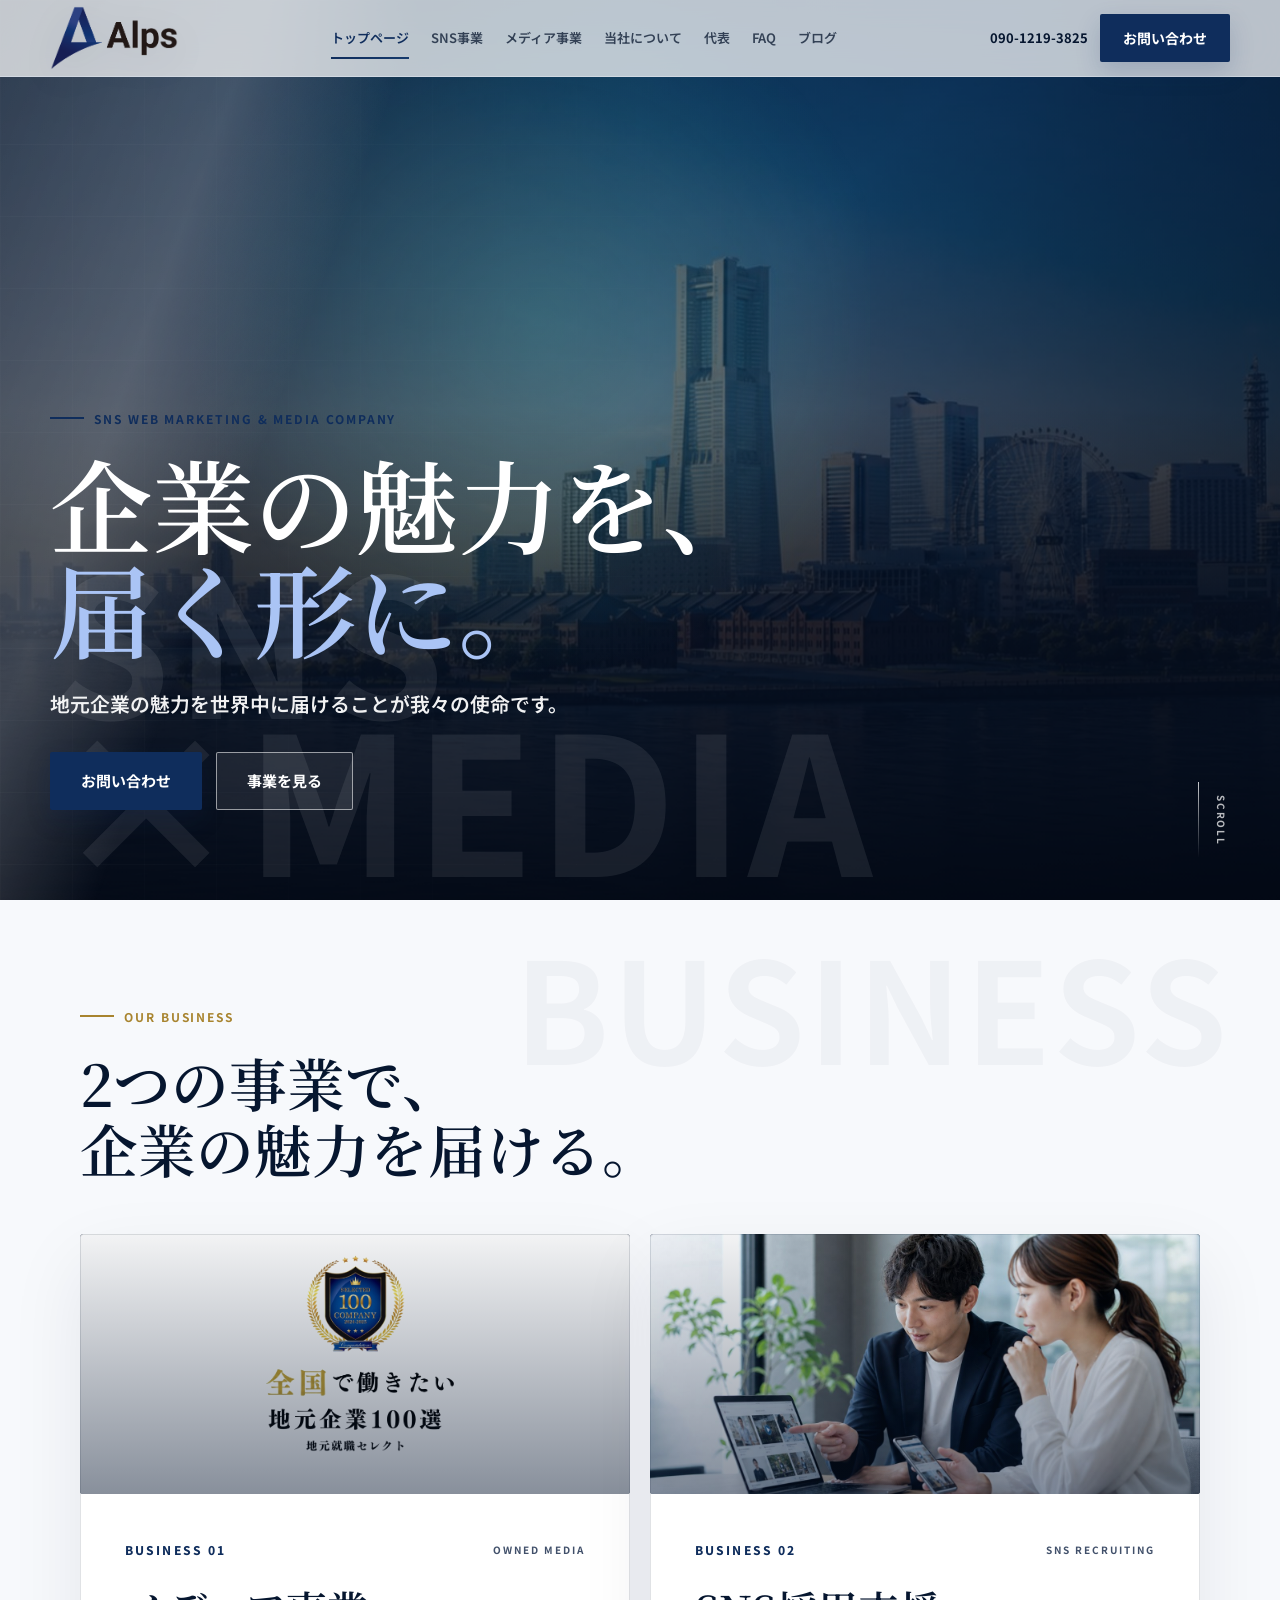
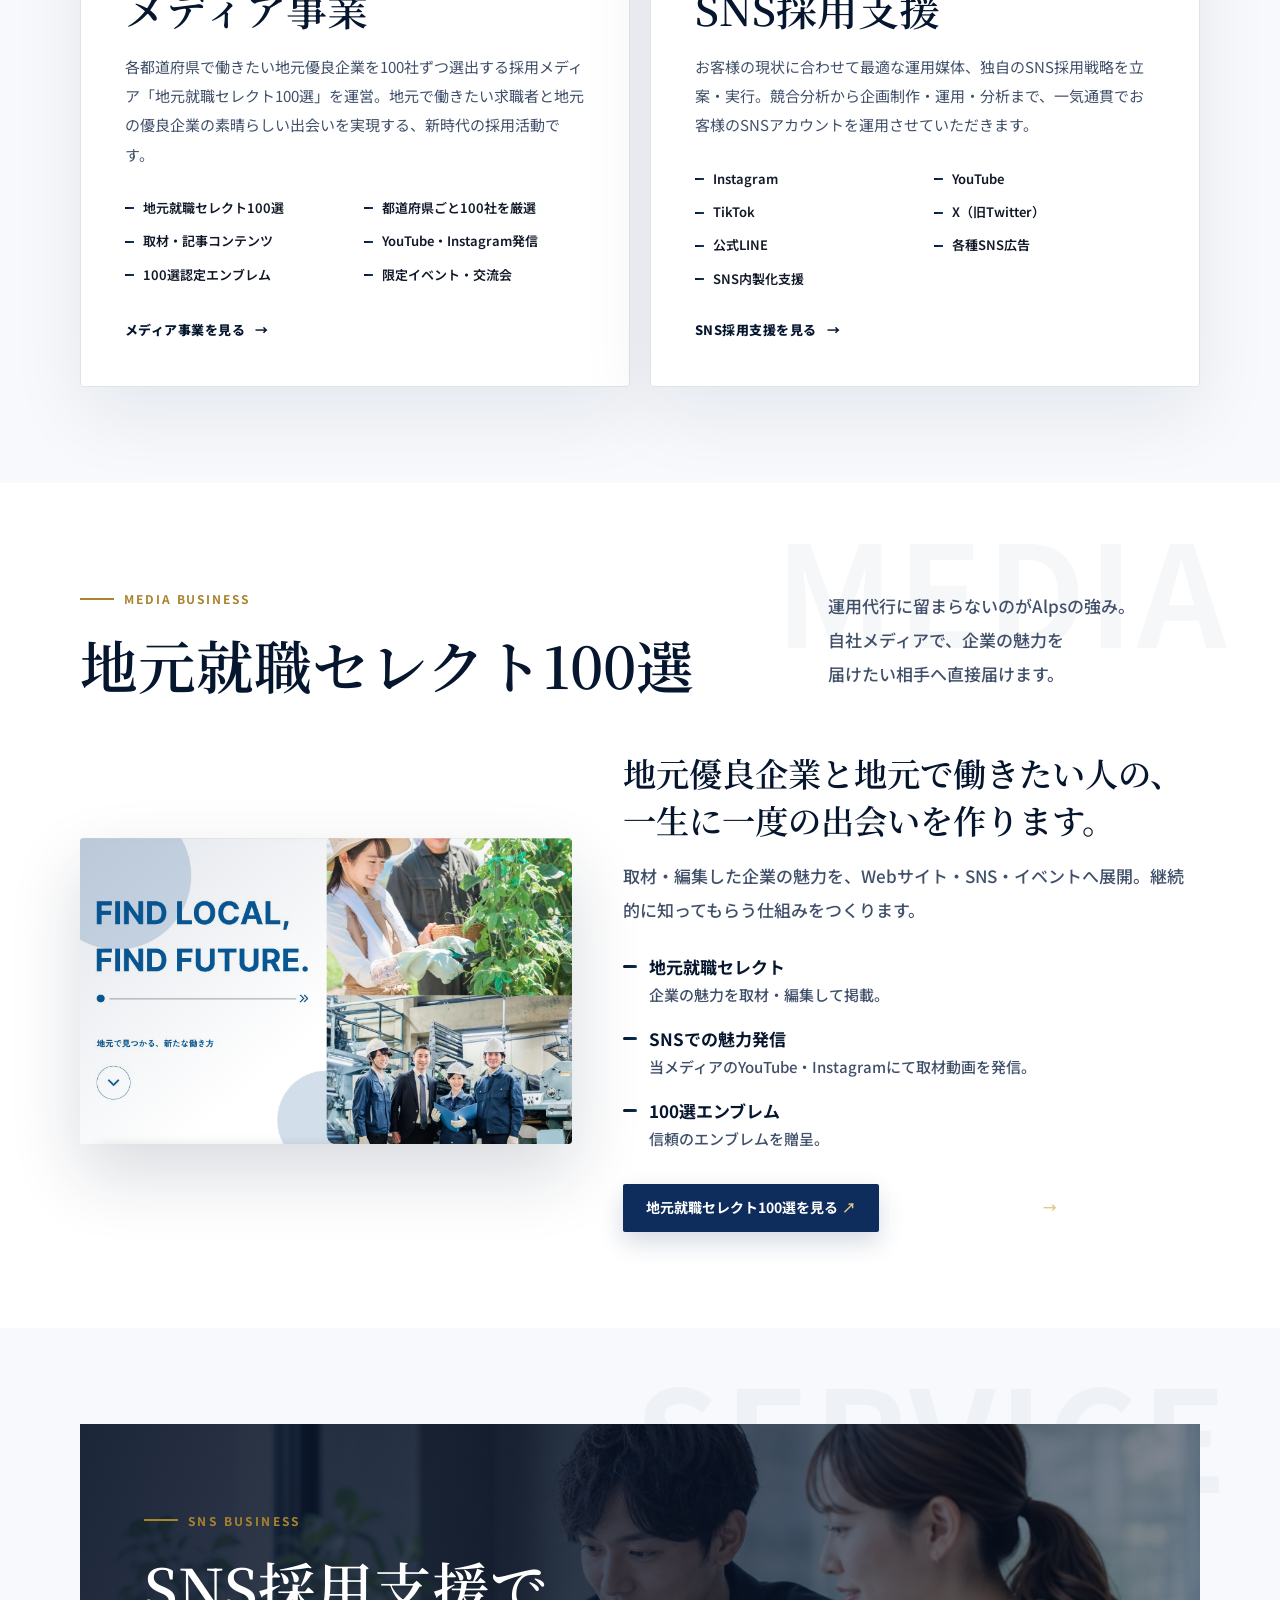
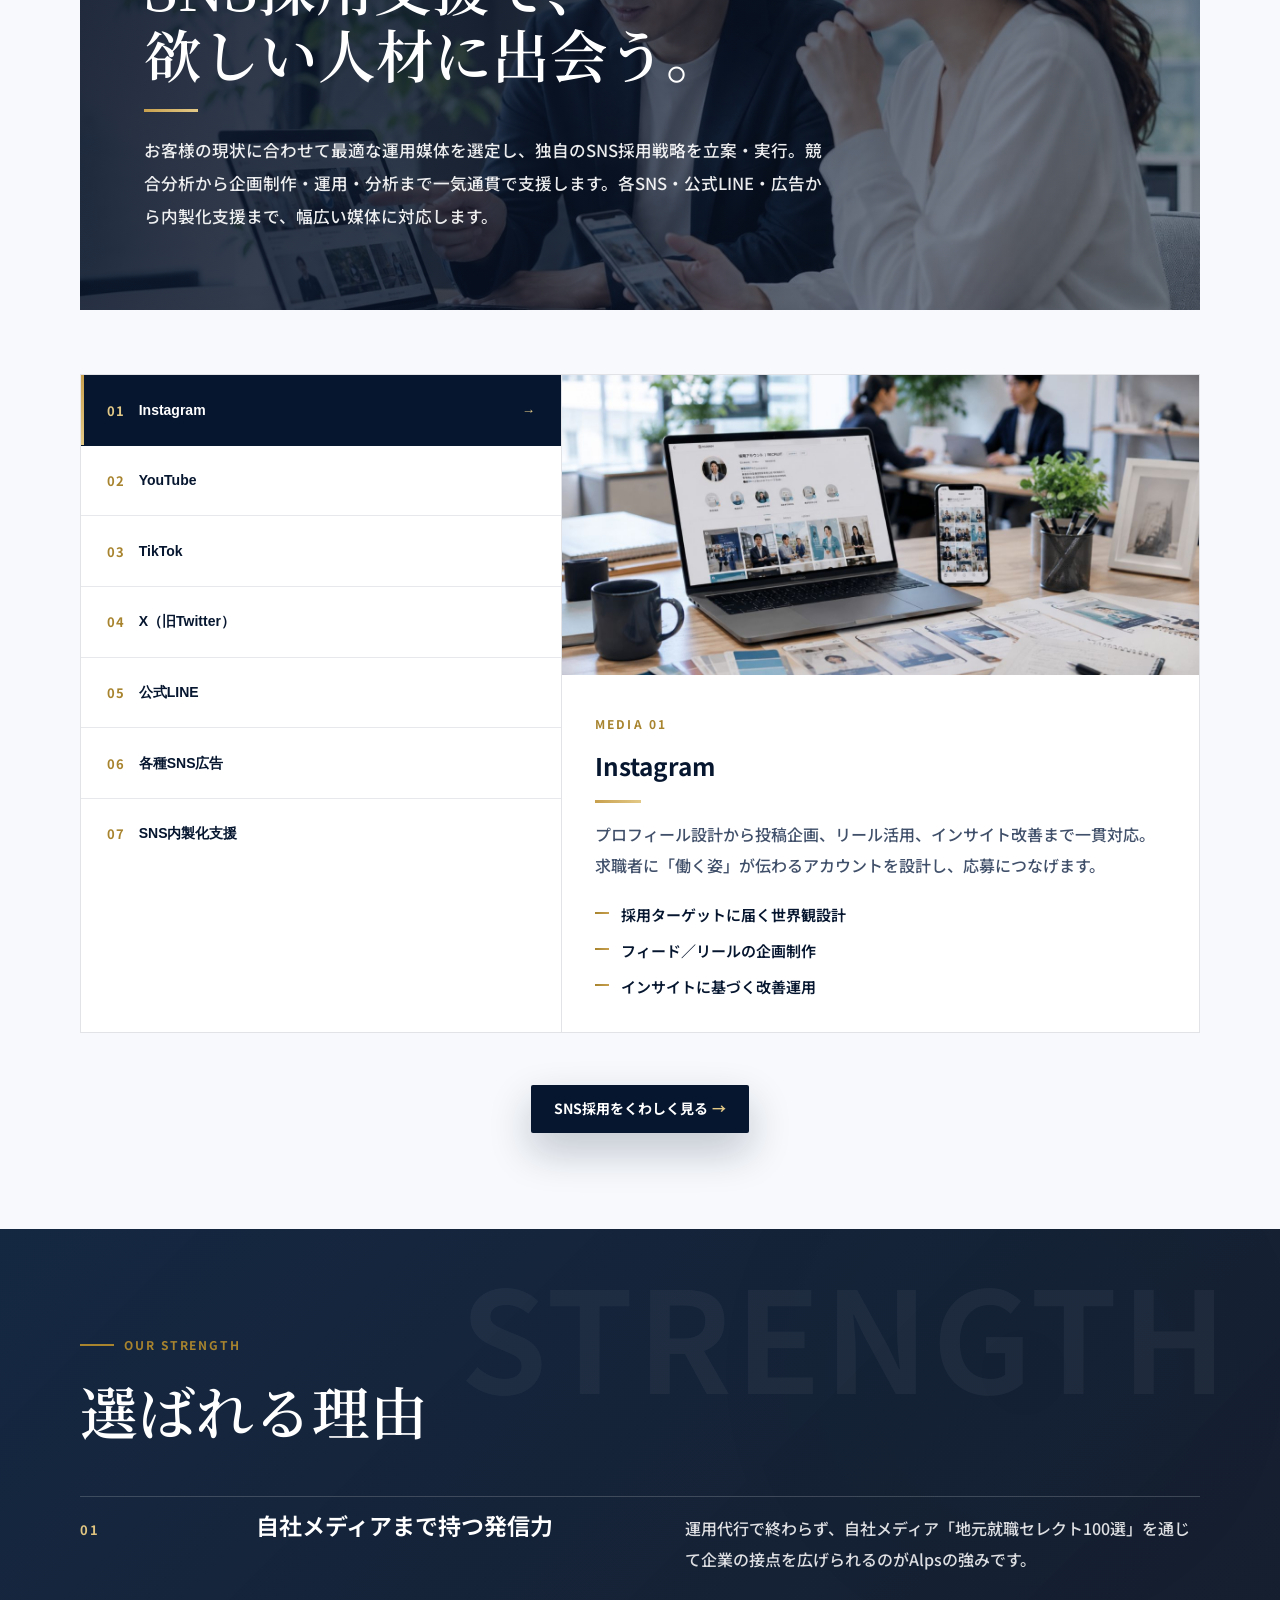
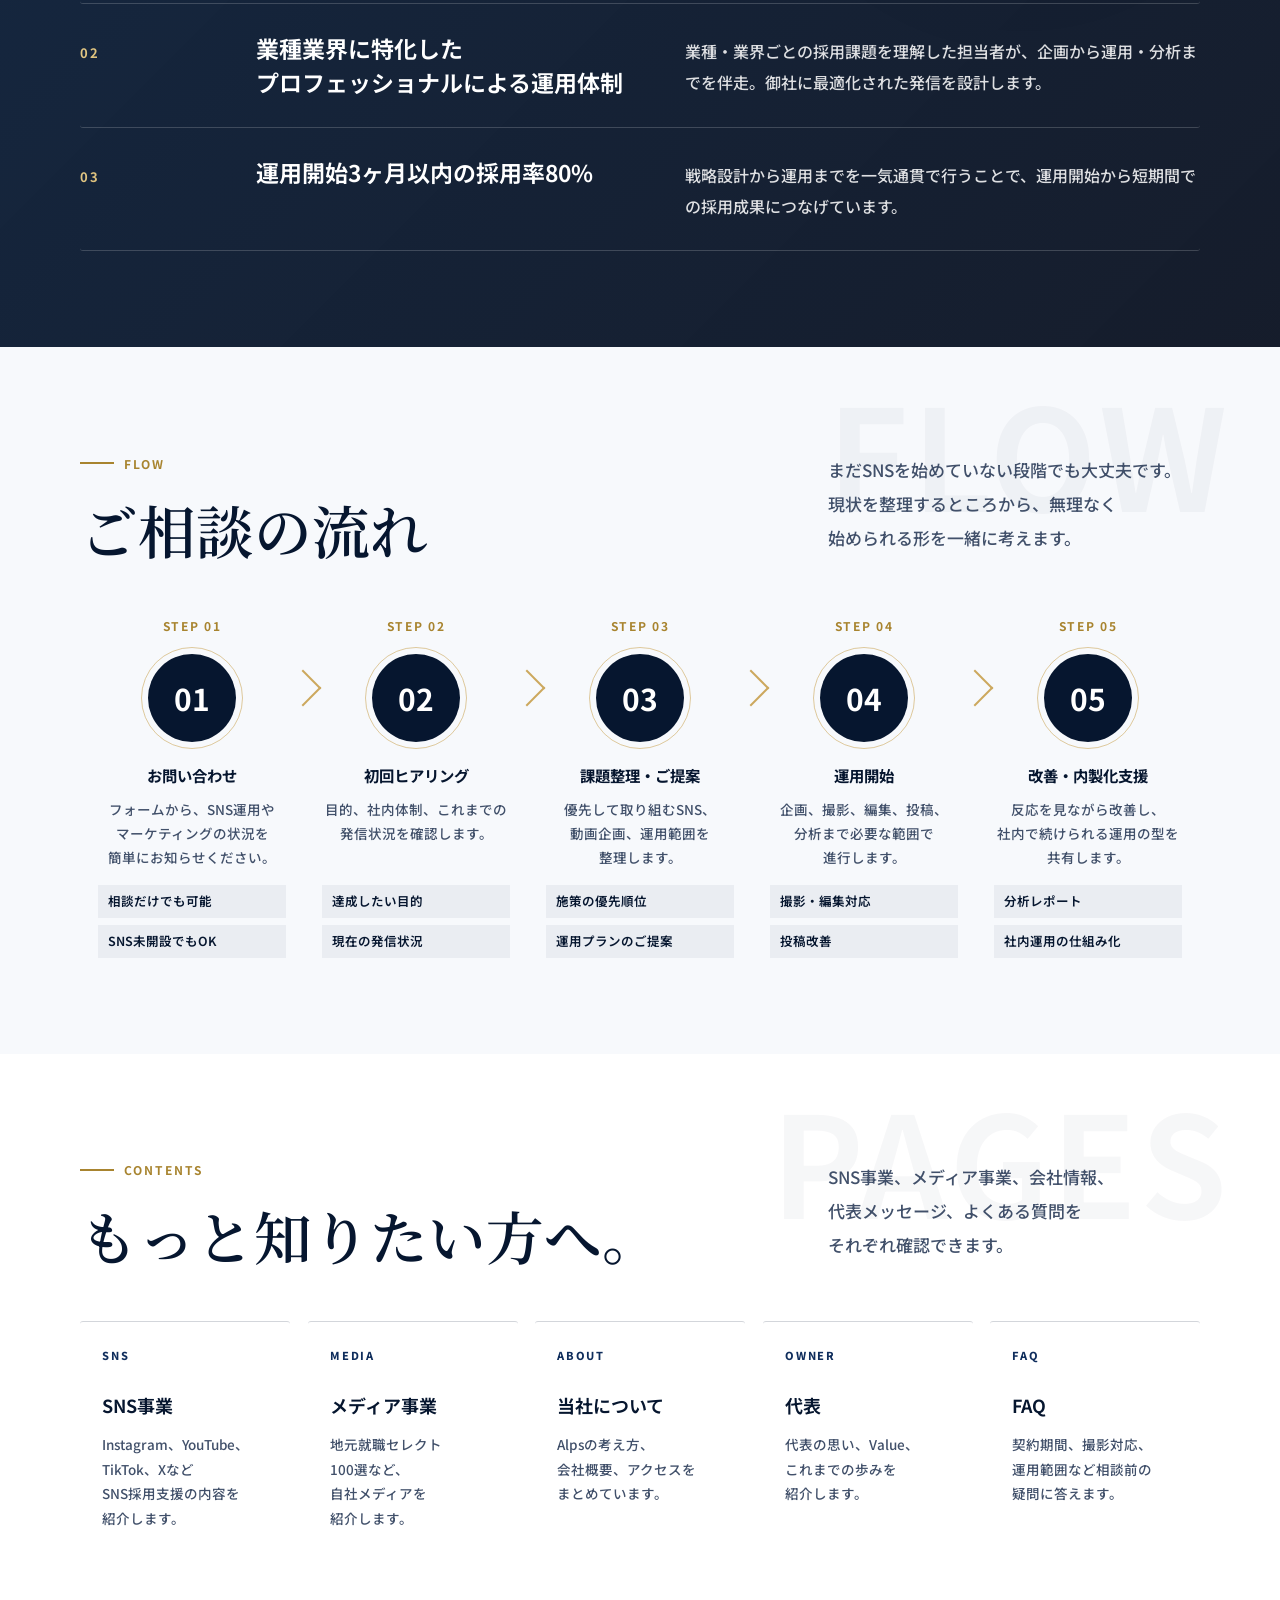
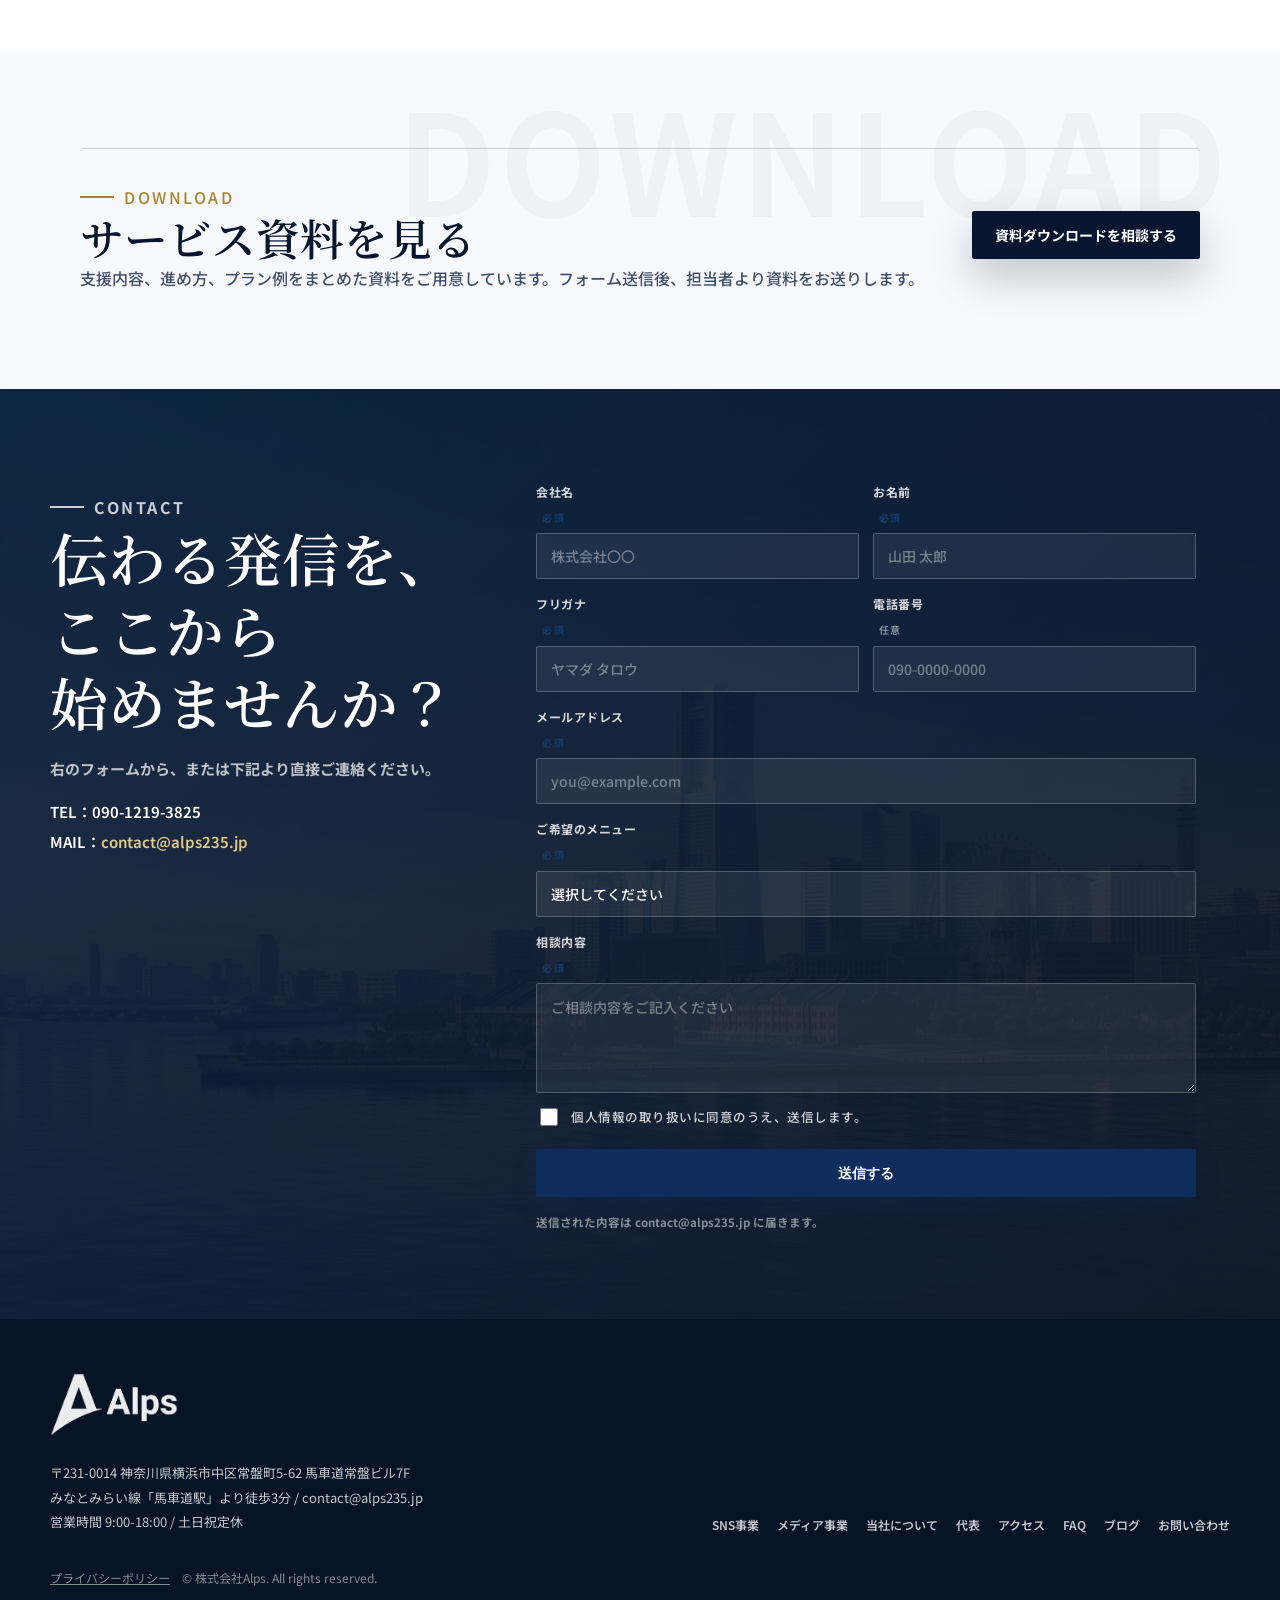
<file: before/index.html>
<!doctype html>
<html lang="ja">
<head>
<meta name="robots" content="noindex,nofollow">
  <meta charset="utf-8">
  <meta name="viewport" content="width=device-width, initial-scale=1">
  <title>株式会社Alps｜SNSウェブマーケティング × メディア事業</title>
  <meta name="description" content="株式会社Alpsは、ショート動画・Instagram・TikTok・X運用・SNSタレントキャスティングなどのSNSウェブマーケティング支援と、自社メディア事業で、企業の価値を届ける会社です。横浜拠点。">
  <link rel="preconnect" href="https://fonts.googleapis.com">
  <link rel="preconnect" href="https://fonts.gstatic.com" crossorigin>
  <link href="https://fonts.googleapis.com/css2?family=Noto+Sans+JP:wght@400;500;600;700;900&family=Noto+Serif+JP:wght@500;600;700;900&display=swap" rel="stylesheet">
  <link rel="stylesheet" href="alps.css">
  <script>document.documentElement.classList.add('js');</script>

<link rel="canonical" href="index.html">
<meta property="og:type" content="website">
<meta property="og:site_name" content="株式会社Alps">
<meta property="og:title" content="株式会社Alps｜SNSウェブマーケティング × メディア事業">
<meta property="og:description" content="株式会社Alpsは、ショート動画・Instagram・TikTok・X運用・SNSタレントキャスティングなどのSNSウェブマーケティング支援と、自社メディア事業で、企業の価値を届ける会社です。横浜拠点。">
<meta property="og:url" content="https://alpssns.com/">
<meta property="og:image" content="assets/hero-minatomirai.jpg">
<meta name="twitter:card" content="summary_large_image">
<link rel="icon" href="https://alpssns.com/wp-content/uploads/2025/09/cropped-2b76fde2a64d796f07b5e4de11cb1e52-32x32.jpg" sizes="32x32" />
<link rel="icon" href="https://alpssns.com/wp-content/uploads/2025/09/cropped-2b76fde2a64d796f07b5e4de11cb1e52-192x192.jpg" sizes="192x192" />
<link rel="apple-touch-icon" href="https://alpssns.com/wp-content/uploads/2025/09/cropped-2b76fde2a64d796f07b5e4de11cb1e52-180x180.jpg" />
</head>
<body>

  <header class="site-header">
    <div class="header-inner">
      <a class="brand brand-logo-link" href="index.html" aria-label="株式会社Alps ホーム">
        <img class="brand-logo" src="assets/alps-logo-full.png" alt="株式会社Alps">
      </a>
      <nav class="nav" aria-label="主要メニュー">
        <a href="index.html">トップページ</a>
        <a href="work.html">SNS事業</a>
        <a href="special.html">メディア事業</a>
        <a href="about.html">当社について</a>
        <a href="owner.html">代表</a>
        <a href="faq.html">FAQ</a>
        <a href="https://alpssns.com/blog/">ブログ</a>
      </nav>
      <div class="header-actions">
        <a class="tel" href="tel:09012193825">090-1219-3825</a>
        <a class="btn btn-primary" href="index.html#contact">お問い合わせ</a>
      </div>
      <button class="nav-toggle" type="button" aria-label="メニューを開く" aria-expanded="false" aria-controls="mobileNav">
        <span></span><span></span><span></span>
      </button>
    </div>
    <nav class="mobile-nav" id="mobileNav" aria-label="モバイルメニュー">
      <a href="index.html">トップページ</a>
      <a href="work.html">SNS事業</a>
      <a href="special.html">メディア事業</a>
      <a href="about.html">当社について</a>
      <a href="owner.html">代表</a>
      <a href="faq.html">FAQ</a>
        <a href="https://alpssns.com/blog/">ブログ</a>
      <a class="mobile-nav__cta" href="index.html#contact">お問い合わせ</a>
      <a class="mobile-nav__tel" href="tel:09012193825">090-1219-3825</a>
    </nav>
  </header>

  <main id="top">
    <section class="hero" data-screen-label="hero">
      <div class="hero-visual" aria-hidden="true"></div>
      <div class="hero-impact" aria-hidden="true">SNS<br>×MEDIA</div>
      <div class="hero-inner">
        <div class="hero-copy reveal">
          <p class="eyebrow">SNS Web Marketing &amp; Media Company</p>
          <h1>
            <span class="headline-line"><span>企業の魅力を、</span></span>
            <span class="headline-line accent"><span>届く形に。</span></span>
          </h1>
          <p class="hero-lead">地元企業の魅力を世界中に届けることが我々の使命です。</p>
          <div class="hero-actions">
            <a class="btn btn-primary" href="#contact">お問い合わせ</a>
            <a class="btn btn-ghost" href="#service">事業を見る</a>
          </div>
        </div>
      </div>
      <span class="hero-scroll" aria-hidden="true">Scroll</span>
    </section>

    <section class="section section-soft" data-kicker="BUSINESS" data-screen-label="2つの事業">
      <div class="container">
        <div class="section-head reveal">
          <div>
            <p class="eyebrow">Our Business</p>
            <h2 class="section-title">2つの事業で、<br>企業の魅力を届ける。</h2>
          </div>
        </div>
        <div class="business-grid reveal">
          <a class="business-card" href="special.html">
            <div class="business-thumb"><img src="assets/select100-emblem.jpg" alt="地元就職セレクト100選" style="object-fit:contain;background:#fff;padding:22px;"></div>
            <div class="business-body">
              <div class="business-card-head">
                <span class="business-num">BUSINESS 01</span>
                <span class="business-tag">Owned Media</span>
              </div>
              <h3>メディア事業</h3>
              <p>各都道府県で働きたい地元優良企業を100社ずつ選出する採用メディア「地元就職セレクト100選」を運営。地元で働きたい求職者と地元の優良企業の素晴らしい出会いを実現する、新時代の採用活動です。</p>
              <ul class="business-items">
                <li>地元就職セレクト100選</li>
                <li>都道府県ごと100社を厳選</li>
                <li>取材・記事コンテンツ</li>
                <li>YouTube・Instagram発信</li>
                <li>100選認定エンブレム</li>
                <li>限定イベント・交流会</li>
              </ul>
              <span class="business-arrow">メディア事業を見る <em aria-hidden="true">→</em></span>
            </div>
          </a>
          <a class="business-card" href="work.html">
            <div class="business-thumb"><img src="assets/photo-sns-meeting.jpg" alt="SNS採用支援のイメージ"></div>
            <div class="business-body">
              <div class="business-card-head">
                <span class="business-num">BUSINESS 02</span>
                <span class="business-tag">SNS Recruiting</span>
              </div>
              <h3>SNS採用支援</h3>
              <p>お客様の現状に合わせて最適な運用媒体、独自のSNS採用戦略を立案・実行。競合分析から企画制作・運用・分析まで、一気通貫でお客様のSNSアカウントを運用させていただきます。</p>
              <ul class="business-items">
                <li>Instagram</li>
                <li>YouTube</li>
                <li>TikTok</li>
                <li>X（旧Twitter）</li>
                <li>公式LINE</li>
                <li>各種SNS広告</li>
                <li>SNS内製化支援</li>
              </ul>
              <span class="business-arrow">SNS採用支援を見る <em aria-hidden="true">→</em></span>
            </div>
          </a>
        </div>
      </div>
    </section>

    <section id="media" class="section" data-kicker="MEDIA" data-screen-label="メディア事業">
      <div class="container">
        <div class="section-head reveal">
          <div>
            <p class="eyebrow">Media Business</p>
            <h2 class="section-title">地元就職セレクト100選</h2>
          </div>
          <p class="section-copy">運用代行に留まらないのがAlpsの強み。自社メディアで、企業の魅力を届けたい相手へ直接届けます。</p>
        </div>
        <div class="media-feature reveal">
          <div class="media-feature-visual">
            <a href="https://jimoto-syuusyoku.com/" target="_blank" rel="noopener" aria-label="地元就職セレクト100選のサイトを開く" style="display:block;">
              <img src="assets/jimoto-top3.jpg" alt="地元就職セレクト100選 サイト" style="width:100%;height:auto;aspect-ratio:auto;object-fit:contain;background:#fff;display:block;">
            </a>
          </div>
          <div class="media-feature-body">
            <h3 class="media-feature-title">地元優良企業と地元で働きたい人の、一生に一度の出会いを作ります。</h3>
            <p class="media-feature-lead">取材・編集した企業の魅力を、Webサイト・SNS・イベントへ展開。継続的に知ってもらう仕組みをつくります。</p>
            <ul class="media-list">
              <li><strong>地元就職セレクト</strong><span>企業の魅力を取材・編集して掲載。</span></li>
              <li><strong>SNSでの魅力発信</strong><span>当メディアのYouTube・Instagramにて取材動画を発信。</span></li>
              <li><strong>100選エンブレム</strong><span>信頼のエンブレムを贈呈。</span></li>
            </ul>
            <div style="display:flex;flex-wrap:wrap;gap:12px;">
              <a class="btn btn-primary" href="https://jimoto-syuusyoku.com/" target="_blank" rel="noopener">地元就職セレクト100選を見る <em aria-hidden="true">↗</em></a>
              <a class="btn btn-ghost" href="special.html">メディア事業を見る <em aria-hidden="true">→</em></a>
            </div>
          </div>
        </div>
      </div>
    </section>

    <section id="service" class="section section-soft" data-kicker="SERVICE" data-screen-label="事業紹介">
      <div class="container">
        <div class="band-head reveal">
          <img class="band-head__media" src="assets/photo-sns-meeting.jpg" alt="">
          <p class="eyebrow">SNS Business</p>
          <h2 class="section-title">SNS採用支援で、<br>欲しい人材に出会う。</h2>
          <p class="band-lead">お客様の現状に合わせて最適な運用媒体を選定し、独自のSNS採用戦略を立案・実行。競合分析から企画制作・運用・分析まで一気通貫で支援します。各SNS・公式LINE・広告から内製化支援まで、幅広い媒体に対応します。</p>
        </div>
        <div class="svc-tabs reveal" id="svcTabs">
          <div class="svc-tabs__menu" role="tablist" aria-label="対応可能媒体">
            <button class="svc-tab is-active" role="tab" aria-selected="true" data-svc="0">
              <span class="svc-tab__no">01</span>
              <span class="svc-tab__name">Instagram</span>
              <span class="svc-tab__arrow" aria-hidden="true">→</span>
            </button>
            <button class="svc-tab" role="tab" aria-selected="false" data-svc="1">
              <span class="svc-tab__no">02</span>
              <span class="svc-tab__name">YouTube</span>
              <span class="svc-tab__arrow" aria-hidden="true">→</span>
            </button>
            <button class="svc-tab" role="tab" aria-selected="false" data-svc="2">
              <span class="svc-tab__no">03</span>
              <span class="svc-tab__name">TikTok</span>
              <span class="svc-tab__arrow" aria-hidden="true">→</span>
            </button>
            <button class="svc-tab" role="tab" aria-selected="false" data-svc="3">
              <span class="svc-tab__no">04</span>
              <span class="svc-tab__name">X（旧Twitter）</span>
              <span class="svc-tab__arrow" aria-hidden="true">→</span>
            </button>
            <button class="svc-tab" role="tab" aria-selected="false" data-svc="4">
              <span class="svc-tab__no">05</span>
              <span class="svc-tab__name">公式LINE</span>
              <span class="svc-tab__arrow" aria-hidden="true">→</span>
            </button>
            <button class="svc-tab" role="tab" aria-selected="false" data-svc="5">
              <span class="svc-tab__no">06</span>
              <span class="svc-tab__name">各種SNS広告</span>
              <span class="svc-tab__arrow" aria-hidden="true">→</span>
            </button>
            <button class="svc-tab" role="tab" aria-selected="false" data-svc="6">
              <span class="svc-tab__no">07</span>
              <span class="svc-tab__name">SNS内製化支援</span>
              <span class="svc-tab__arrow" aria-hidden="true">→</span>
            </button>
          </div>

          <div class="svc-tabs__panels">
            <div class="svc-panel is-active" role="tabpanel" data-svc="0">
              <img class="svc-panel__media" src="assets/sns-instagram.jpg" alt="Instagram採用運用のダッシュボード">
              <div class="svc-panel__body">
                <span class="svc-panel__no">MEDIA 01</span>
                <h3 class="svc-panel__title">Instagram</h3>
                <p class="svc-panel__lead">プロフィール設計から投稿企画、リール活用、インサイト改善まで一貫対応。求職者に「働く姿」が伝わるアカウントを設計し、応募につなげます。</p>
                <ul class="svc-panel__points">
                  <li>採用ターゲットに届く世界観設計</li>
                  <li>フィード／リールの企画制作</li>
                  <li>インサイトに基づく改善運用</li>
                </ul>
              </div>
            </div>
            <div class="svc-panel" role="tabpanel" data-svc="1">
              <img class="svc-panel__media" src="assets/photo-video-production.jpg" alt="YouTube採用動画の制作">
              <div class="svc-panel__body">
                <span class="svc-panel__no">MEDIA 02</span>
                <h3 class="svc-panel__title">YouTube</h3>
                <p class="svc-panel__lead">社員インタビューや一日密着など、文字では伝わらない社風・人柄を動画で可視化。企画・撮影・編集・配信まで一貫して制作します。</p>
                <ul class="svc-panel__points">
                  <li>採用ストーリーの企画設計</li>
                  <li>撮影・編集まで一貫対応</li>
                  <li>長尺・ショート両対応</li>
                </ul>
              </div>
            </div>
            <div class="svc-panel" role="tabpanel" data-svc="2">
              <img class="svc-panel__media" src="assets/sns-tiktok.jpg" alt="TikTok向け短尺動画制作">
              <div class="svc-panel__body">
                <span class="svc-panel__no">MEDIA 03</span>
                <h3 class="svc-panel__title">TikTok</h3>
                <p class="svc-panel__lead">短尺動画に特化した企画・運用で、これまで採用接点のなかった若年層へリーチ。トレンドと自社らしさを両立させた発信を設計します。</p>
                <ul class="svc-panel__points">
                  <li>トレンドを踏まえた企画設計</li>
                  <li>継続投稿のための制作体制</li>
                  <li>新しい層へのリーチ拡大</li>
                </ul>
              </div>
            </div>
            <div class="svc-panel" role="tabpanel" data-svc="3">
              <img class="svc-panel__media" src="assets/sns-x.jpg" alt="X運用の設計">
              <div class="svc-panel__body">
                <span class="svc-panel__no">MEDIA 04</span>
                <h3 class="svc-panel__title">X（旧Twitter）</h3>
                <p class="svc-panel__lead">投稿設計と日々の運用を代行し、情報の接点と拡散の機会を増やします。発信のトーンや頻度まで、企業の採用ブランドに合わせて整えます。</p>
                <ul class="svc-panel__points">
                  <li>投稿方針とトーンの設計</li>
                  <li>日々の運用代行</li>
                  <li>拡散・接点づくり</li>
                </ul>
              </div>
            </div>
            <div class="svc-panel" role="tabpanel" data-svc="4">
              <img class="svc-panel__media" src="assets/sns-line.jpg" alt="公式LINEの構築">
              <div class="svc-panel__body">
                <span class="svc-panel__no">MEDIA 05</span>
                <h3 class="svc-panel__title">公式LINE</h3>
                <p class="svc-panel__lead">応募者・候補者と直接つながる公式LINEを構築。自動応答や配信設計で、説明会案内から選考連絡までの歩留まりを高めます。</p>
                <ul class="svc-panel__points">
                  <li>友だち獲得の導線設計</li>
                  <li>ステップ配信・自動応答</li>
                  <li>候補者フォローの仕組み化</li>
                </ul>
              </div>
            </div>
            <div class="svc-panel" role="tabpanel" data-svc="5">
              <img class="svc-panel__media" src="assets/sns-ads.jpg" alt="各種SNS広告の運用">
              <div class="svc-panel__body">
                <span class="svc-panel__no">MEDIA 06</span>
                <h3 class="svc-panel__title">各種SNS広告</h3>
                <p class="svc-panel__lead">Instagram・TikTok・YouTube・LINEなど各媒体の広告を運用。狙ったターゲットへ効率的にリーチし、応募獲得単価の最適化を図ります。</p>
                <ul class="svc-panel__points">
                  <li>媒体・ターゲット選定</li>
                  <li>クリエイティブ制作・改善</li>
                  <li>応募単価の最適化</li>
                </ul>
              </div>
            </div>
            <div class="svc-panel" role="tabpanel" data-svc="6">
              <img class="svc-panel__media" src="assets/sns-inhouse.jpg" alt="SNS内製化支援">
              <div class="svc-panel__body">
                <span class="svc-panel__no">MEDIA 07</span>
                <h3 class="svc-panel__title">SNS内製化支援</h3>
                <p class="svc-panel__lead">社内で採用SNSを続けられる型づくりまで支援。企画・撮影・投稿・改善のノウハウを社内に残し、自走できる体制を整えます。</p>
                <ul class="svc-panel__points">
                  <li>採用に向けた発信設計</li>
                  <li>社内運用の型づくり</li>
                  <li>ノウハウの社内移管</li>
                </ul>
              </div>
            </div>
          </div>
        </div>
        <div class="service-cta reveal">
          <a class="btn btn-dark" href="work.html">SNS採用をくわしく見る <em aria-hidden="true">→</em></a>
        </div>
      </div>
    </section>

    <section id="reason" class="section section-dark" data-kicker="STRENGTH" data-screen-label="選ばれる理由">
      <div class="container">
        <div class="section-head reveal">
          <div>
            <p class="eyebrow">Our Strength</p>
            <h2 class="section-title">選ばれる理由</h2>
          </div>
        </div>
        <div class="reason-list">
          <article class="reason-item reveal">
            <span class="num">01</span>
            <h3>自社メディアまで持つ発信力</h3>
            <p>運用代行で終わらず、自社メディア「地元就職セレクト100選」を通じて企業の接点を広げられるのがAlpsの強みです。</p>
          </article>
          <article class="reason-item reveal">
            <span class="num">02</span>
            <h3>業種業界に特化したプロフェッショナルによる運用体制</h3>
            <p>業種・業界ごとの採用課題を理解した担当者が、企画から運用・分析までを伴走。御社に最適化された発信を設計します。</p>
          </article>
          <article class="reason-item reveal">
            <span class="num">03</span>
            <h3>運用開始3ヶ月以内の採用率80%</h3>
            <p>戦略設計から運用までを一気通貫で行うことで、運用開始から短期間での採用成果につなげています。</p>
          </article>
        </div>
      </div>
    </section>

    <section id="flow" class="section section-soft" data-kicker="FLOW" data-screen-label="ご相談の流れ">
      <div class="container">
        <div class="section-head reveal">
          <div>
            <p class="eyebrow">Flow</p>
            <h2 class="section-title">ご相談の流れ</h2>
          </div>
          <p class="section-copy">まだSNSを始めていない段階でも大丈夫です。現状を整理するところから、無理なく始められる形を一緒に考えます。</p>
        </div>
        <div class="flow">
          <article class="flow-item reveal">
            <span class="flow-step">STEP 01</span>
            <span class="flow-badge">01</span>
            <h3>お問い合わせ</h3>
            <p>フォームから、SNS運用やマーケティングの状況を簡単にお知らせください。</p>
            <ul>
              <li>相談だけでも可能</li>
              <li>SNS未開設でもOK</li>
            </ul>
          </article>
          <article class="flow-item reveal">
            <span class="flow-step">STEP 02</span>
            <span class="flow-badge">02</span>
            <h3>初回ヒアリング</h3>
            <p>目的、社内体制、これまでの発信状況を確認します。</p>
            <ul>
              <li>達成したい目的</li>
              <li>現在の発信状況</li>
            </ul>
          </article>
          <article class="flow-item reveal">
            <span class="flow-step">STEP 03</span>
            <span class="flow-badge">03</span>
            <h3>課題整理・ご提案</h3>
            <p>優先して取り組むSNS、動画企画、運用範囲を整理します。</p>
            <ul>
              <li>施策の優先順位</li>
              <li>運用プランのご提案</li>
            </ul>
          </article>
          <article class="flow-item reveal">
            <span class="flow-step">STEP 04</span>
            <span class="flow-badge">04</span>
            <h3>運用開始</h3>
            <p>企画、撮影、編集、投稿、分析まで必要な範囲で進行します。</p>
            <ul>
              <li>撮影・編集対応</li>
              <li>投稿改善</li>
            </ul>
          </article>
          <article class="flow-item reveal">
            <span class="flow-step">STEP 05</span>
            <span class="flow-badge">05</span>
            <h3>改善・内製化支援</h3>
            <p>反応を見ながら改善し、社内で続けられる運用の型を共有します。</p>
            <ul>
              <li>分析レポート</li>
              <li>社内運用の仕組み化</li>
            </ul>
          </article>
        </div>
      </div>
    </section>

    <section class="section" data-kicker="PAGES" data-screen-label="コンテンツ一覧">
      <div class="container">
        <div class="section-head reveal">
          <div>
            <p class="eyebrow">Contents</p>
            <h2 class="section-title">もっと知りたい方へ。</h2>
          </div>
          <p class="section-copy">SNS事業、メディア事業、会社情報、代表メッセージ、よくある質問をそれぞれ確認できます。</p>
        </div>
        <div class="page-gateway">
          <a class="page-card reveal" href="work.html"><span>SNS</span><div><strong>SNS事業</strong><p>Instagram、YouTube、TikTok、XなどSNS採用支援の内容を紹介します。</p></div></a>
          <a class="page-card reveal" href="special.html"><span>Media</span><div><strong>メディア事業</strong><p>地元就職セレクト100選など、自社メディアを紹介します。</p></div></a>
          <a class="page-card reveal" href="about.html"><span>About</span><div><strong>当社について</strong><p>Alpsの考え方、会社概要、アクセスをまとめています。</p></div></a>
          <a class="page-card reveal" href="owner.html"><span>Owner</span><div><strong>代表</strong><p>代表の思い、Value、これまでの歩みを紹介します。</p></div></a>
          <a class="page-card reveal" href="faq.html"><span>FAQ</span><div><strong>FAQ</strong><p>契約期間、撮影対応、運用範囲など相談前の疑問に答えます。</p></div></a>
        </div>
      </div>
    </section>

    <section id="download" class="section section-soft" data-kicker="DOWNLOAD" data-screen-label="資料ダウンロード">
      <div class="container">
        <div class="card reveal" style="display:grid; grid-template-columns:1fr auto; gap:24px; align-items:center;">
          <div>
            <p class="eyebrow">Download</p>
            <h2 class="section-title" style="font-size:clamp(28px, 3.4vw, 44px);">サービス資料を見る</h2>
            <p>支援内容、進め方、プラン例をまとめた資料をご用意しています。フォーム送信後、担当者より資料をお送りします。</p>
          </div>
          <a class="btn btn-dark" href="#contact">資料ダウンロードを相談する</a>
        </div>
      </div>
    </section>

    <section id="contact" class="cta" data-screen-label="お問い合わせ">
      <div class="cta-inner">
        <div class="contact-panel">
          <div class="reveal">
            <p class="eyebrow">Contact</p>
            <h2>伝わる発信を、ここから始めませんか？</h2>
            <p style="color:rgba(255,255,255,.72);font-size:15px;line-height:1.9;margin:18px 0 0;">右のフォームから、または下記より直接ご連絡ください。</p>
            <p style="color:#fff;font-size:15px;font-weight:600;line-height:2;margin:14px 0 0;">TEL：<a href="tel:09012193825" style="color:#fff;">090-1219-3825</a><br>MAIL：<a href="mailto:contact@alps235.jp" style="color:var(--gold-soft);">contact@alps235.jp</a></p>
          </div>
          <form class="contact-form reveal" action="#" onsubmit="return false" method="POST">
            <input type="hidden" name="action" value="alps_contact">
            <input type="text" name="_honey" style="display:none">
            <div class="cf-row">
              <label>会社名<span class="req">必須</span><input type="text" name="company" required placeholder="株式会社〇〇"></label>
              <label>お名前<span class="req">必須</span><input type="text" name="fullname" required placeholder="山田 太郎"></label>
            </div>
            <div class="cf-row">
              <label>フリガナ<span class="req">必須</span><input type="text" name="kana" required placeholder="ヤマダ タロウ"></label>
              <label>電話番号<span class="opt">任意</span><input type="tel" name="tel" placeholder="090-0000-0000"></label>
            </div>
            <label>メールアドレス<span class="req">必須</span><input type="email" name="email" required placeholder="you@example.com"></label>
            <label>ご希望のメニュー<span class="req">必須</span>
              <select name="menu" required>
                <option value="" disabled selected>選択してください</option>
                <option>SNS採用支援</option>
                <option>地元就職セレクト100選（メディア掲載）</option>
                <option>その他・ご相談</option>
              </select>
            </label>
            <label>相談内容<span class="req">必須</span><textarea name="message" required placeholder="ご相談内容をご記入ください"></textarea></label>
            <label class="cf-check"><input type="checkbox" name="agree" required> <span>個人情報の取り扱いに同意のうえ、送信します。</span></label>
            <button class="btn btn-primary" type="submit">送信する</button>
            <p class="cf-note">送信された内容は contact@alps235.jp に届きます。</p>
          </form>
        </div>
      </div>
    </section>
  </main>

  <footer class="footer">
    <div class="footer-inner">
      <div>
        <a class="brand brand-logo-link" href="index.html" aria-label="株式会社Alps ホーム">
          <img class="brand-logo" src="assets/alps-logo-full.png" alt="株式会社Alps" style="filter:brightness(0) invert(1);opacity:.92;">
        </a>
        <p>〒231-0014 神奈川県横浜市中区常盤町5-62 馬車道常盤ビル7F<br>みなとみらい線「馬車道駅」より徒歩3分 / contact@alps235.jp<br>営業時間 9:00-18:00 / 土日祝定休</p>
      </div>
      <nav class="footer-links" aria-label="フッターメニュー">
        <a href="work.html">SNS事業</a>
        <a href="special.html">メディア事業</a>
        <a href="about.html">当社について</a>
        <a href="owner.html">代表</a>
        <a href="https://alpssns.com/access/">アクセス</a>
        <a href="faq.html">FAQ</a>
        <a href="https://alpssns.com/blog/">ブログ</a>
        <a href="index.html#contact">お問い合わせ</a>
      </nav>
    </div>
    <p style="width:min(var(--max),calc(100% - 40px));margin:32px auto 0;font-size:12px;color:rgba(255,255,255,.5);"><a href="https://alpssns.com/privacy/" style="color:inherit;text-decoration:underline;">プライバシーポリシー</a>　© 株式会社Alps. All rights reserved.</p>
  </footer>

  <script src="app.js"></script>

  <template id="__bundler_thumbnail" data-bg-color="#0b1f3a">
    <svg viewBox="0 0 1200 800" xmlns="http://www.w3.org/2000/svg">
      <rect width="1200" height="800" fill="#0b1f3a"/>
      <path d="M380 560 L600 240 L820 560 Z" fill="none" stroke="#c8a04e" stroke-width="26" stroke-linejoin="round"/>
      <path d="M540 560 L600 470 L660 560 Z" fill="#c8a04e"/>
      <text x="600" y="660" text-anchor="middle" fill="#ffffff" font-family="'Noto Serif JP',serif" font-size="74" font-weight="600" letter-spacing="14">ALPS</text>
    </svg>
  </template>
</body>
</html>
</file>
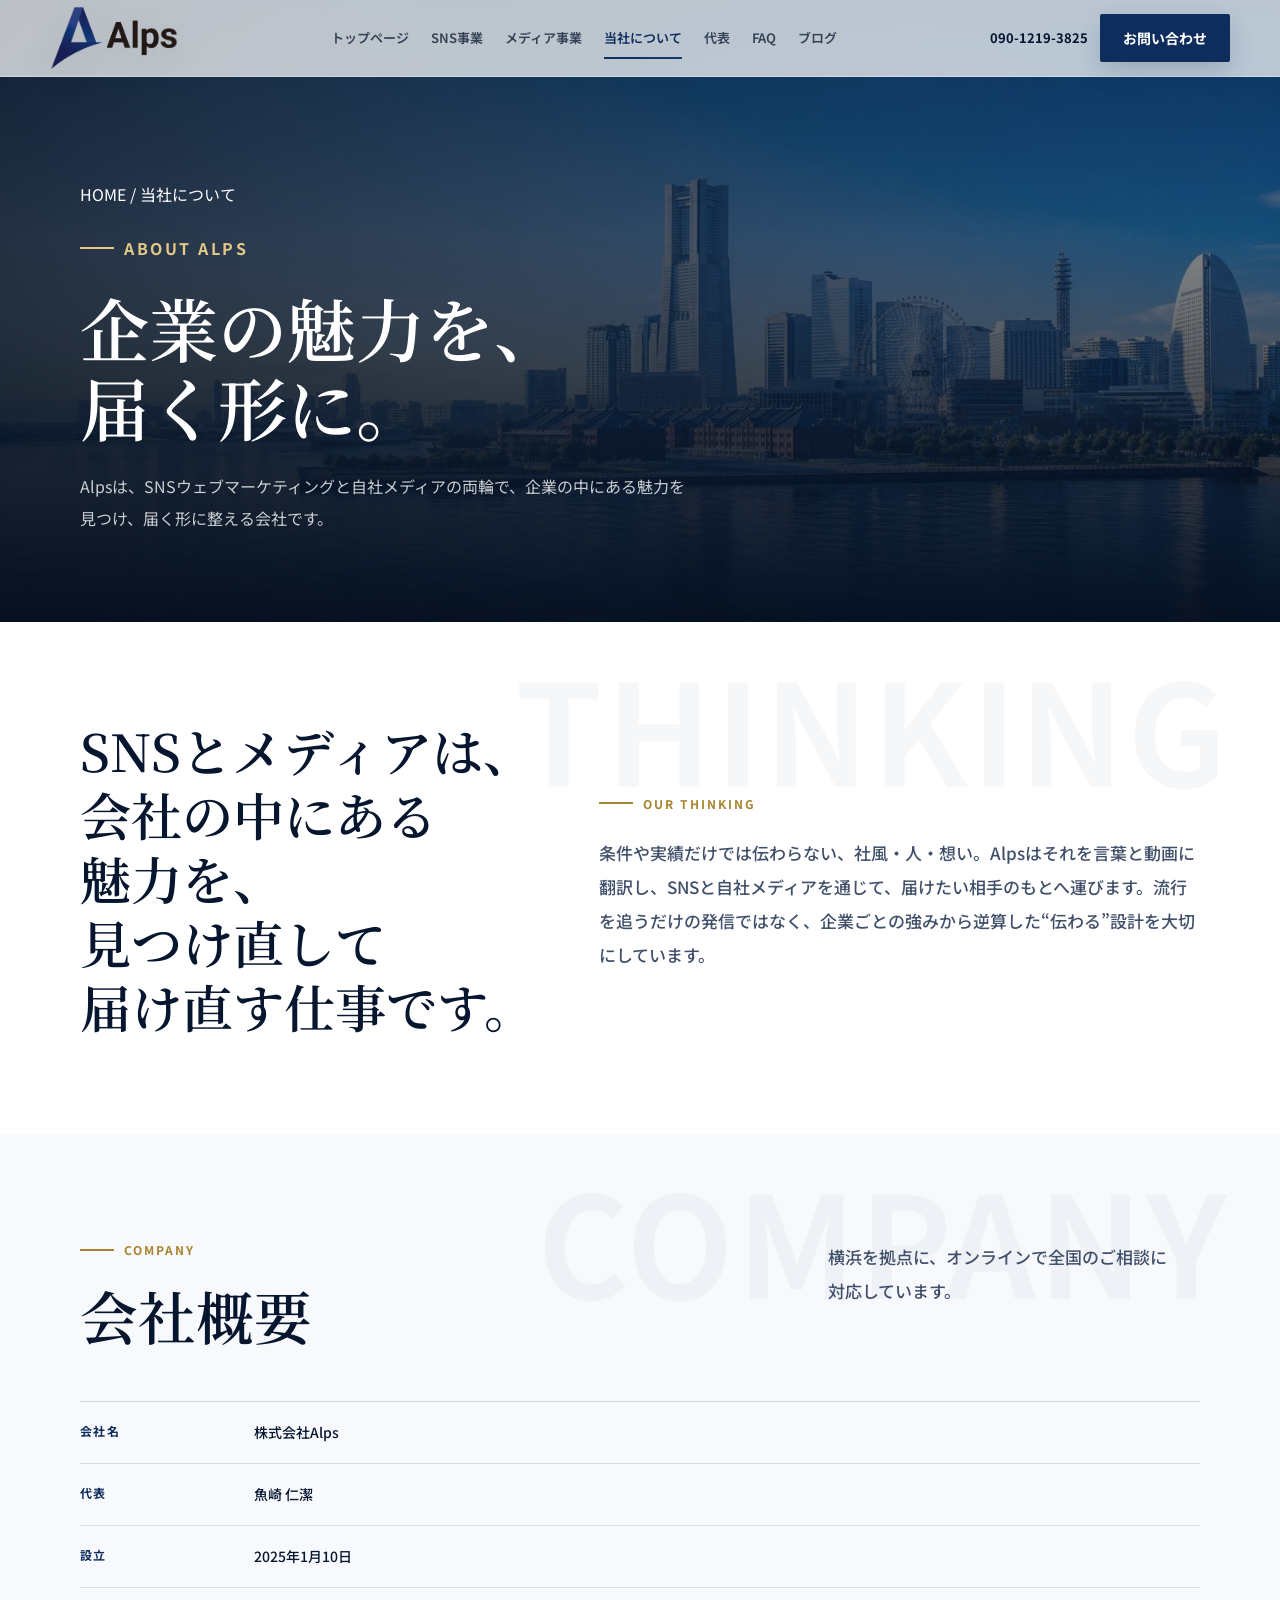
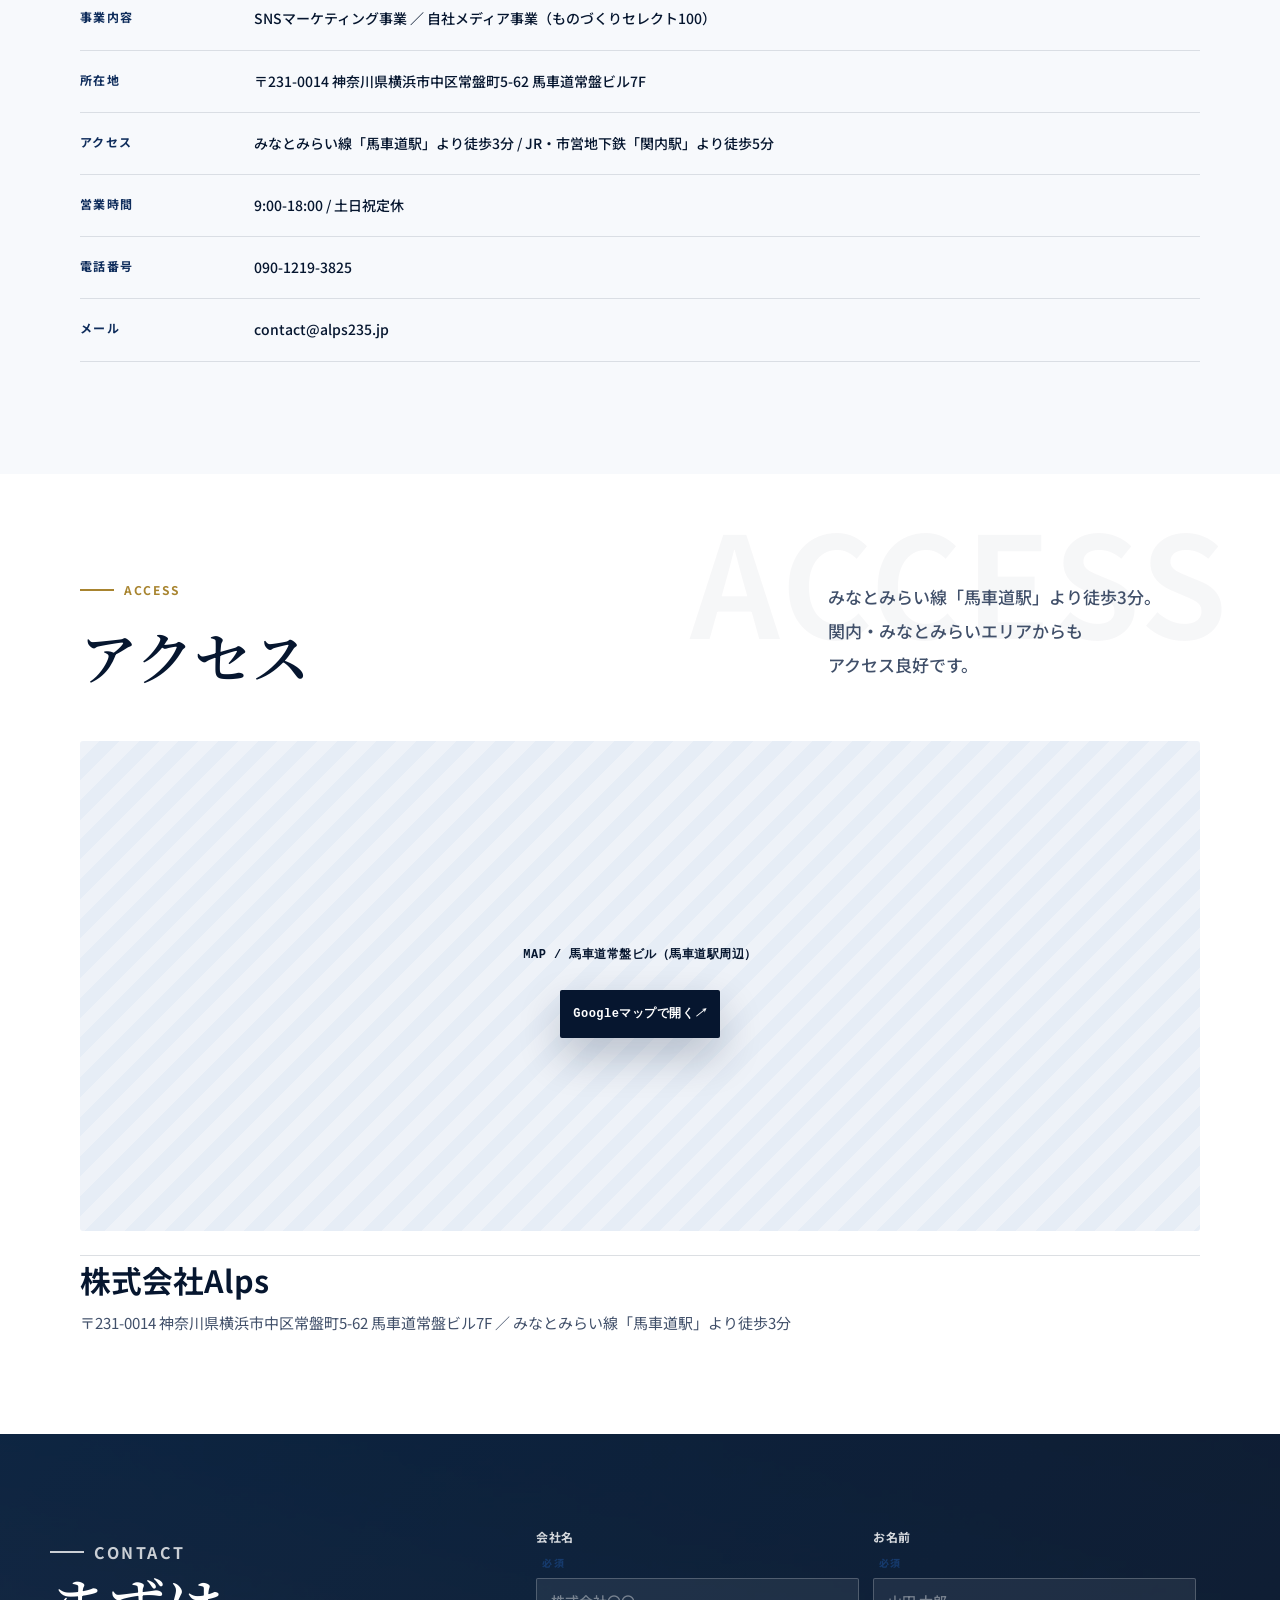
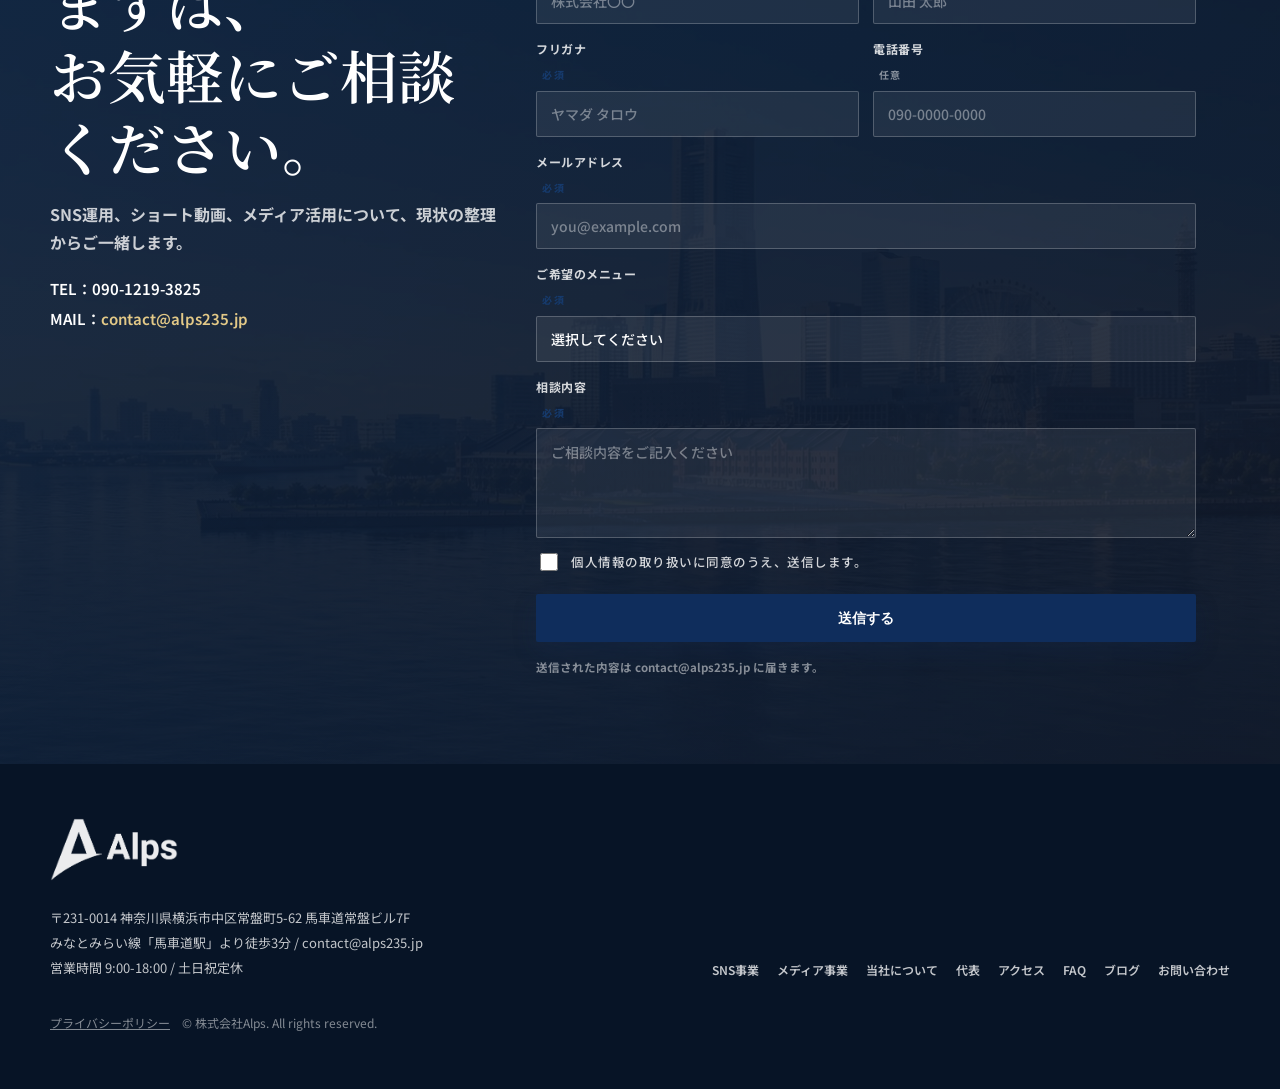
<file: after/about.html>
<!doctype html>
<html lang="ja">
<head>
<meta name="robots" content="noindex,nofollow">
  <meta charset="utf-8">
  <meta name="viewport" content="width=device-width, initial-scale=1">
  <title>当社について｜株式会社Alps</title>
  <meta name="description" content="株式会社Alpsの考え方、会社概要、アクセス。横浜を拠点に、SNSウェブマーケティングと自社メディアで企業の魅力を届けます。">
  <link rel="preconnect" href="https://fonts.googleapis.com">
  <link rel="preconnect" href="https://fonts.gstatic.com" crossorigin>
  <link href="https://fonts.googleapis.com/css2?family=Noto+Sans+JP:wght@400;500;600;700;900&family=Noto+Serif+JP:wght@500;600;700;900&display=swap" rel="stylesheet">
  <link rel="stylesheet" href="alps.css">
  <script>document.documentElement.classList.add('js');</script>

<link rel="canonical" href="about.html">
<meta property="og:type" content="website">
<meta property="og:site_name" content="株式会社Alps">
<meta property="og:title" content="当社について｜株式会社Alps">
<meta property="og:description" content="株式会社Alpsの考え方、会社概要、アクセス。横浜を拠点に、SNSウェブマーケティングと自社メディアで企業の魅力を届けます。">
<meta property="og:url" content="https://alpssns.com/about/">
<meta property="og:image" content="assets/hero-minatomirai.jpg">
<meta name="twitter:card" content="summary_large_image">
<link rel="icon" href="https://alpssns.com/wp-content/uploads/2025/09/cropped-2b76fde2a64d796f07b5e4de11cb1e52-32x32.jpg" sizes="32x32" />
<link rel="icon" href="https://alpssns.com/wp-content/uploads/2025/09/cropped-2b76fde2a64d796f07b5e4de11cb1e52-192x192.jpg" sizes="192x192" />
<link rel="apple-touch-icon" href="https://alpssns.com/wp-content/uploads/2025/09/cropped-2b76fde2a64d796f07b5e4de11cb1e52-180x180.jpg" />
</head>
<body>

  <header class="site-header">
    <div class="header-inner">
      <a class="brand brand-logo-link" href="index.html" aria-label="株式会社Alps ホーム">
        <img class="brand-logo" src="assets/alps-logo-full.png" alt="株式会社Alps">
      </a>
      <nav class="nav" aria-label="主要メニュー">
        <a href="index.html">トップページ</a>
        <a href="work.html">SNS事業</a>
        <a href="special.html">メディア事業</a>
        <a href="about.html">当社について</a>
        <a href="owner.html">代表</a>
        <a href="faq.html">FAQ</a>
        <a href="https://alpssns.com/blog/">ブログ</a>
      </nav>
      <div class="header-actions">
        <a class="tel" href="tel:09012193825">090-1219-3825</a>
        <a class="btn btn-primary" href="index.html#contact">お問い合わせ</a>
      </div>
      <button class="nav-toggle" type="button" aria-label="メニューを開く" aria-expanded="false" aria-controls="mobileNav">
        <span></span><span></span><span></span>
      </button>
    </div>
    <nav class="mobile-nav" id="mobileNav" aria-label="モバイルメニュー">
      <a href="index.html">トップページ</a>
      <a href="work.html">SNS事業</a>
      <a href="special.html">メディア事業</a>
      <a href="about.html">当社について</a>
      <a href="owner.html">代表</a>
      <a href="faq.html">FAQ</a>
        <a href="https://alpssns.com/blog/">ブログ</a>
      <a class="mobile-nav__cta" href="index.html#contact">お問い合わせ</a>
      <a class="mobile-nav__tel" href="tel:09012193825">090-1219-3825</a>
    </nav>
  </header>

  <main>
    <section class="page-hero" data-screen-label="会社案内ヒーロー">
      <div class="container">
        <nav class="breadcrumb" aria-label="パンくず"><a href="index.html">HOME</a> <span>/</span> <span>当社について</span></nav>
        <p class="eyebrow" style="color:#e3c987;">About Alps</p>
        <h1>企業の魅力を、<br>届く形に。</h1>
        <p>Alpsは、SNSウェブマーケティングと自社メディアの両輪で、企業の中にある魅力を見つけ、届く形に整える会社です。</p>
      </div>
    </section>

    <section class="section" data-kicker="THINKING" data-screen-label="考え方">
      <div class="container">
        <div class="philosophy reveal">
          <p class="large-text">SNSとメディアは、会社の中にある魅力を、見つけ直して届け直す仕事です。</p>
          <div>
            <p class="eyebrow">Our Thinking</p>
            <p style="color:var(--muted);font-size:17px;line-height:2;font-weight:500;margin:0;">条件や実績だけでは伝わらない、社風・人・想い。Alpsはそれを言葉と動画に翻訳し、SNSと自社メディアを通じて、届けたい相手のもとへ運びます。流行を追うだけの発信ではなく、企業ごとの強みから逆算した“伝わる”設計を大切にしています。</p>
          </div>
        </div>
      </div>
    </section>

    <section class="section section-soft" data-kicker="COMPANY" data-screen-label="会社概要">
      <div class="container">
        <div class="section-head reveal">
          <div>
            <p class="eyebrow">Company</p>
            <h2 class="section-title">会社概要</h2>
          </div>
          <p class="section-copy">横浜を拠点に、オンラインで全国のご相談に対応しています。</p>
        </div>
        <dl class="info-list reveal">
          <div class="info-row"><dt>会社名</dt><dd>株式会社Alps</dd></div>
          <div class="info-row"><dt>代表</dt><dd>魚崎 仁潔</dd></div>
          <div class="info-row"><dt>設立</dt><dd>2025年1月10日</dd></div>
          <div class="info-row"><dt>事業内容</dt><dd>SNSマーケティング事業 ／ 自社メディア事業（<span class="nw">ものづくり</span><wbr><span class="nw">セレクト100</span>）</dd></div>
          <div class="info-row"><dt>所在地</dt><dd>〒231-0014 神奈川県横浜市中区常盤町5-62 <span class="nw">馬車道常盤ビル7F</span></dd></div>
          <div class="info-row"><dt>アクセス</dt><dd>みなとみらい線「馬車道駅」より徒歩3分 / JR・市営地下鉄「関内駅」より徒歩5分</dd></div>
          <div class="info-row"><dt>営業時間</dt><dd>9:00-18:00 / 土日祝定休</dd></div>
          <div class="info-row"><dt>電話番号</dt><dd>090-1219-3825</dd></div>
          <div class="info-row"><dt>メール</dt><dd>contact@alps235.jp</dd></div>
        </dl>
      </div>
    </section>

    <section id="access" class="section" data-kicker="ACCESS" data-screen-label="アクセス">
      <div class="container">
        <div class="section-head reveal">
          <div>
            <p class="eyebrow">Access</p>
            <h2 class="section-title">アクセス</h2>
          </div>
          <p class="section-copy">みなとみらい線「馬車道駅」より徒歩3分。関内・みなとみらいエリアからもアクセス良好です。</p>
        </div>
        <article class="access-visual reveal">
          <a class="ph" href="https://maps.app.goo.gl/UFQj4jSJQhXTobn19" target="_blank" rel="noopener" style="aspect-ratio:16/7;border-radius:3px;display:flex;flex-direction:column;align-items:center;justify-content:center;gap:12px;text-decoration:none;color:var(--navy);" aria-label="Googleマップで株式会社Alpsの場所を見る">
            <span>MAP / 馬車道常盤ビル（馬車道駅周辺）</span>
            <span class="btn btn-dark" style="pointer-events:none;">Googleマップで開く <em aria-hidden="true">↗</em></span>
          </a>
          <div class="access-caption">
            <h3>株式会社Alps</h3>
            <p>〒231-0014 神奈川県横浜市中区常盤町5-62 <span class="nw">馬車道常盤ビル7F</span> ／ みなとみらい線「馬車道駅」より徒歩3分</p>
          </div>
        </article>
      </div>
    </section>

    <section class="cta" data-screen-label="お問い合わせ">
      <div class="cta-inner">
        <div class="contact-panel">
          <div class="reveal">
            <p class="eyebrow">Contact</p>
            <h2>まずは、<span class="nw">お気軽に</span><wbr><span class="nw">ご相談</span><wbr><span class="nw">ください。</span></h2>
            <p>SNS運用、ショート動画、メディア活用について、現状の整理からご一緒します。</p>
            <p style="color:#fff;font-size:15px;font-weight:600;line-height:2;margin:18px 0 0;">TEL：<a href="tel:09012193825" style="color:#fff;">090-1219-3825</a><br>MAIL：<a href="mailto:contact@alps235.jp" style="color:var(--gold-soft);">contact@alps235.jp</a></p>
          </div>
          <form class="contact-form reveal" action="#" onsubmit="return false" method="POST">
            <input type="hidden" name="action" value="alps_contact">
            <input type="text" name="_honey" style="display:none">
            <div class="cf-row">
              <label>会社名<span class="req">必須</span><input type="text" name="company" required placeholder="株式会社〇〇"></label>
              <label>お名前<span class="req">必須</span><input type="text" name="fullname" required placeholder="山田 太郎"></label>
            </div>
            <div class="cf-row">
              <label>フリガナ<span class="req">必須</span><input type="text" name="kana" required placeholder="ヤマダ タロウ"></label>
              <label>電話番号<span class="opt">任意</span><input type="tel" name="tel" placeholder="090-0000-0000"></label>
            </div>
            <label>メールアドレス<span class="req">必須</span><input type="email" name="email" required placeholder="you@example.com"></label>
            <label>ご希望のメニュー<span class="req">必須</span>
              <select name="menu" required>
                <option value="" disabled selected>選択してください</option>
                <option>SNS採用支援</option>
                <option>ものづくりセレクト100（メディア掲載）</option>
                <option>その他・ご相談</option>
              </select>
            </label>
            <label>相談内容<span class="req">必須</span><textarea name="message" required placeholder="ご相談内容をご記入ください"></textarea></label>
            <label class="cf-check"><input type="checkbox" name="agree" required> <span>個人情報の取り扱いに同意のうえ、送信します。</span></label>
            <button class="btn btn-primary" type="submit">送信する</button>
            <p class="cf-note">送信された内容は contact@alps235.jp に届きます。</p>
          </form>
        </div>
      </div>
    </section>
  </main>

  <footer class="footer">
    <div class="footer-inner">
      <div>
        <a class="brand brand-logo-link" href="index.html" aria-label="株式会社Alps ホーム">
          <img class="brand-logo" src="assets/alps-logo-full.png" alt="株式会社Alps" style="filter:brightness(0) invert(1);opacity:.92;">
        </a>
        <p>〒231-0014 神奈川県横浜市中区常盤町5-62 <span class="nw">馬車道常盤ビル7F</span><br>みなとみらい線「馬車道駅」より徒歩3分 / contact@alps235.jp<br>営業時間 9:00-18:00 / 土日祝定休</p>
      </div>
      <nav class="footer-links" aria-label="フッターメニュー">
        <a href="work.html">SNS事業</a>
        <a href="special.html">メディア事業</a>
        <a href="about.html">当社について</a>
        <a href="owner.html">代表</a>
        <a href="https://alpssns.com/access/">アクセス</a>
        <a href="faq.html">FAQ</a>
        <a href="https://alpssns.com/blog/">ブログ</a>
        <a href="index.html#contact">お問い合わせ</a>
      </nav>
    </div>
    <p style="width:min(var(--max),calc(100% - 40px));margin:32px auto 0;font-size:12px;color:rgba(255,255,255,.5);"><a href="https://alpssns.com/privacy/" style="color:inherit;text-decoration:underline;">プライバシーポリシー</a>　© 株式会社Alps. All rights reserved.</p>
  </footer>

  <script src="app.js"></script>
</body>
</html>
</file>
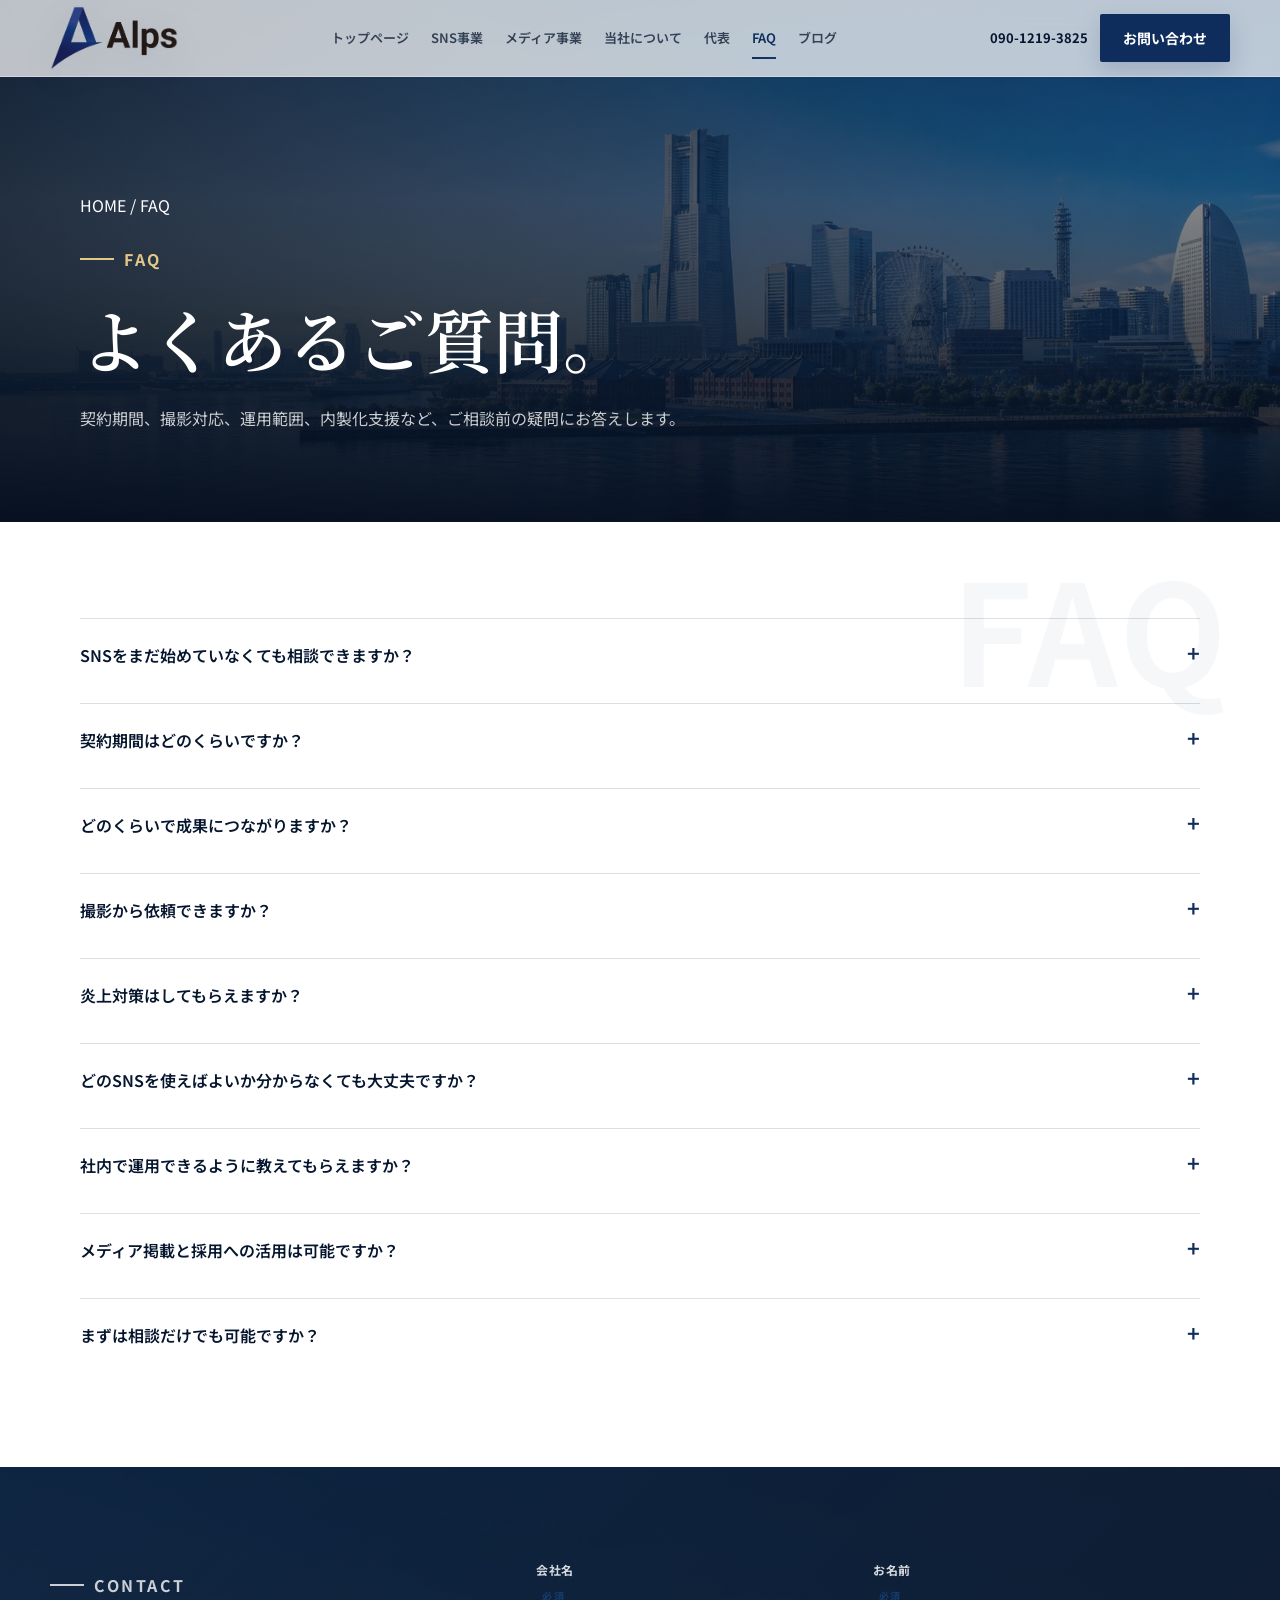
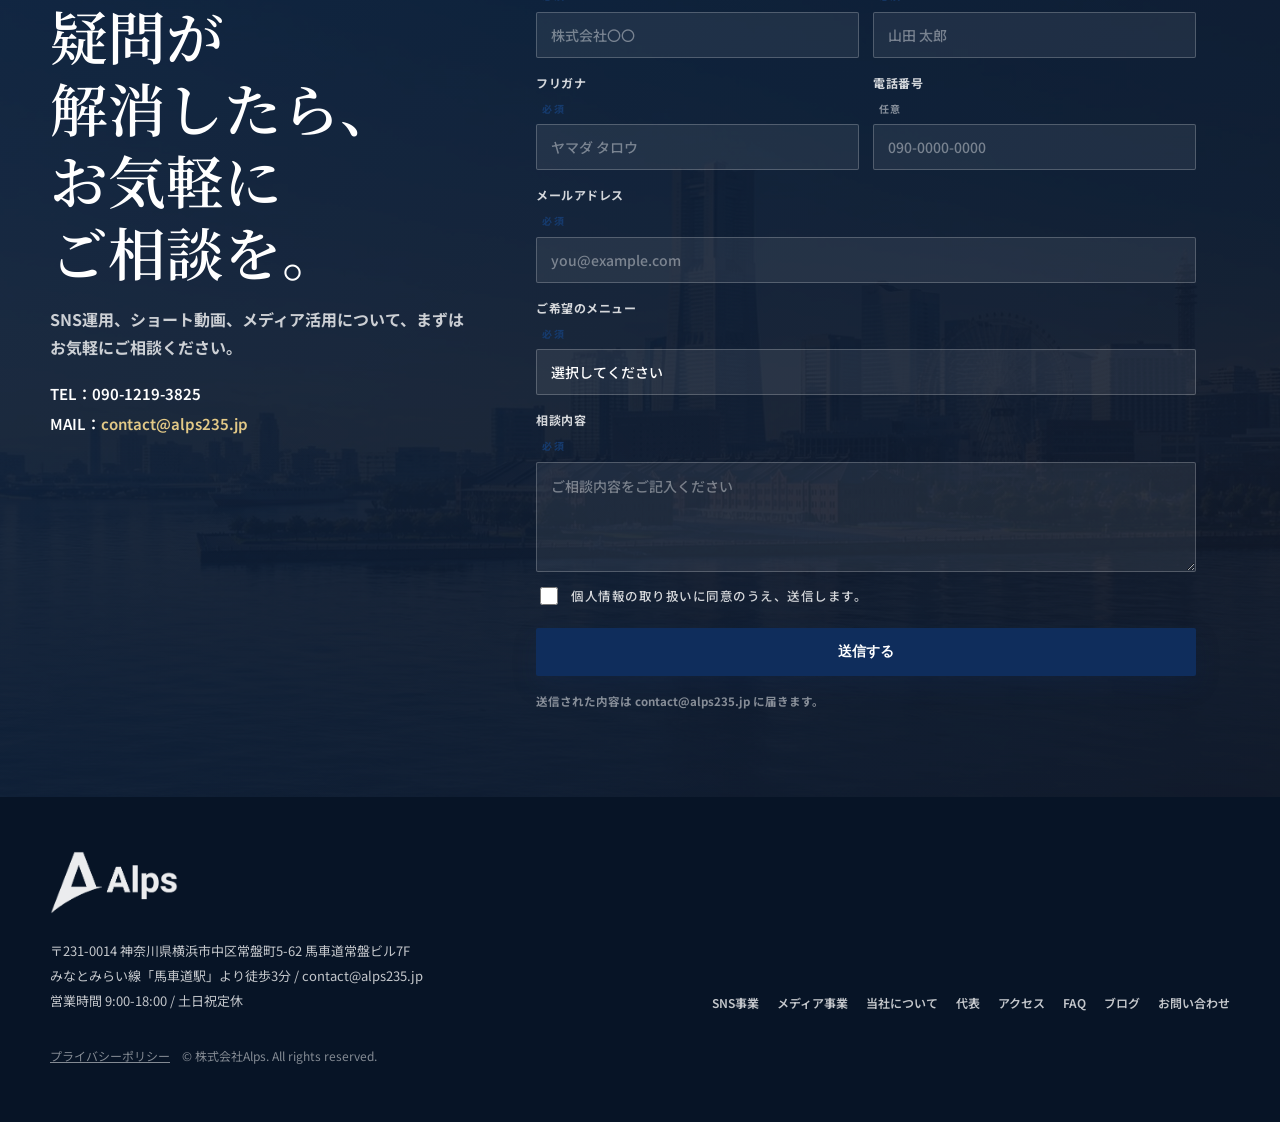
<file: after/faq.html>
<!doctype html>
<html lang="ja">
<head>
<meta name="robots" content="noindex,nofollow">
  <meta charset="utf-8">
  <meta name="viewport" content="width=device-width, initial-scale=1">
  <title>よくあるご質問｜株式会社Alps</title>
  <meta name="description" content="株式会社Alpsへのよくあるご質問。契約期間、撮影対応、運用範囲、内製化支援など、ご相談前の疑問にお答えします。">
  <link rel="preconnect" href="https://fonts.googleapis.com">
  <link rel="preconnect" href="https://fonts.gstatic.com" crossorigin>
  <link href="https://fonts.googleapis.com/css2?family=Noto+Sans+JP:wght@400;500;600;700;900&family=Noto+Serif+JP:wght@500;600;700;900&display=swap" rel="stylesheet">
  <link rel="stylesheet" href="alps.css">
  <script>document.documentElement.classList.add('js');</script>

<link rel="canonical" href="faq.html">
<meta property="og:type" content="website">
<meta property="og:site_name" content="株式会社Alps">
<meta property="og:title" content="よくあるご質問｜株式会社Alps">
<meta property="og:description" content="株式会社Alpsへのよくあるご質問。契約期間、撮影対応、運用範囲、内製化支援など、ご相談前の疑問にお答えします。">
<meta property="og:url" content="https://alpssns.com/faq/">
<meta property="og:image" content="assets/hero-minatomirai.jpg">
<meta name="twitter:card" content="summary_large_image">
<link rel="icon" href="https://alpssns.com/wp-content/uploads/2025/09/cropped-2b76fde2a64d796f07b5e4de11cb1e52-32x32.jpg" sizes="32x32" />
<link rel="icon" href="https://alpssns.com/wp-content/uploads/2025/09/cropped-2b76fde2a64d796f07b5e4de11cb1e52-192x192.jpg" sizes="192x192" />
<link rel="apple-touch-icon" href="https://alpssns.com/wp-content/uploads/2025/09/cropped-2b76fde2a64d796f07b5e4de11cb1e52-180x180.jpg" />
</head>
<body>

  <header class="site-header">
    <div class="header-inner">
      <a class="brand brand-logo-link" href="index.html" aria-label="株式会社Alps ホーム">
        <img class="brand-logo" src="assets/alps-logo-full.png" alt="株式会社Alps">
      </a>
      <nav class="nav" aria-label="主要メニュー">
        <a href="index.html">トップページ</a>
        <a href="work.html">SNS事業</a>
        <a href="special.html">メディア事業</a>
        <a href="about.html">当社について</a>
        <a href="owner.html">代表</a>
        <a href="faq.html">FAQ</a>
        <a href="https://alpssns.com/blog/">ブログ</a>
      </nav>
      <div class="header-actions">
        <a class="tel" href="tel:09012193825">090-1219-3825</a>
        <a class="btn btn-primary" href="index.html#contact">お問い合わせ</a>
      </div>
      <button class="nav-toggle" type="button" aria-label="メニューを開く" aria-expanded="false" aria-controls="mobileNav">
        <span></span><span></span><span></span>
      </button>
    </div>
    <nav class="mobile-nav" id="mobileNav" aria-label="モバイルメニュー">
      <a href="index.html">トップページ</a>
      <a href="work.html">SNS事業</a>
      <a href="special.html">メディア事業</a>
      <a href="about.html">当社について</a>
      <a href="owner.html">代表</a>
      <a href="faq.html">FAQ</a>
        <a href="https://alpssns.com/blog/">ブログ</a>
      <a class="mobile-nav__cta" href="index.html#contact">お問い合わせ</a>
      <a class="mobile-nav__tel" href="tel:09012193825">090-1219-3825</a>
    </nav>
  </header>

  <main>
    <section class="page-hero" data-screen-label="FAQヒーロー">
      <div class="container">
        <nav class="breadcrumb" aria-label="パンくず"><a href="index.html">HOME</a> <span>/</span> <span>FAQ</span></nav>
        <p class="eyebrow" style="color:#e3c987;">FAQ</p>
        <h1>よくあるご質問。</h1>
        <p>契約期間、撮影対応、運用範囲、内製化支援など、ご相談前の疑問にお答えします。</p>
      </div>
    </section>

    <section class="section" data-kicker="FAQ" data-screen-label="質問一覧">
      <div class="container">
        <div class="faq reveal">
          <details><summary>SNSをまだ始めていなくても相談できますか？</summary><p>はい。アカウント開設前の段階から、目的整理・媒体選定・投稿方針の設計までご一緒します。何から始めればよいか分からない状態でも問題ありません。</p></details>
          <details><summary>契約期間はどのくらいですか？</summary><p>運用改善の効果検証まで行うため、原則として6ヶ月契約を想定しています。施策内容や目的に応じて、ご相談のうえ柔軟に調整します。</p></details>
          <details><summary>どのくらいで成果につながりますか？</summary><p>業種や運用状況によりますが、認知や反応の変化は数ヶ月目から見えはじめることが多いです。短期の数字だけでなく、継続的に届く状態づくりを重視します。</p></details>
          <details><summary>撮影から依頼できますか？</summary><p>はい。撮影が必要な場合は、スタッフを派遣して素材づくりから支援します。企画・撮影・編集・投稿改善まで一貫して対応可能です。</p></details>
          <details><summary>炎上対策はしてもらえますか？</summary><p>投稿前の確認体制や運用ルールを整え、リスクを抑えながら発信できるよう支援します。安心して継続できる運用設計を行います。</p></details>
          <details><summary>どのSNSを使えばよいか分からなくても大丈夫ですか？</summary><p>大丈夫です。目的・ターゲット・業種・社内体制に合わせて、最適な媒体と発信内容をご提案します。</p></details>
          <details><summary>社内で運用できるように教えてもらえますか？</summary><p>はい。投稿企画、撮影方法、編集指示、分析改善の型づくりまで共有し、社内で自走できる体制づくりを支援します。</p></details>
          <details><summary>メディア掲載と採用への活用は可能ですか？</summary><p>可能です。自社メディアへの掲載やSNS発信は、認知拡大・ブランディングに加えて、採用接点づくりにも活用いただけます。</p></details>
          <details><summary>まずは相談だけでも可能ですか？</summary><p>もちろん可能です。現状の課題やSNS・メディア活用の方向性から、一緒に整理するところから始めましょう。</p></details>
        </div>
      </div>
    </section>

    <section class="cta" data-screen-label="お問い合わせ">
      <div class="cta-inner">
        <div class="contact-panel">
          <div class="reveal">
            <p class="eyebrow">Contact</p>
            <h2>疑問が解消したら、お気軽にご相談を。</h2>
            <p>SNS運用、ショート動画、メディア活用について、まずは<span class="nw">お気軽に</span>ご相談ください。</p>
            <p style="color:#fff;font-size:15px;font-weight:600;line-height:2;margin:18px 0 0;">TEL：<a href="tel:09012193825" style="color:#fff;">090-1219-3825</a><br>MAIL：<a href="mailto:contact@alps235.jp" style="color:var(--gold-soft);">contact@alps235.jp</a></p>
          </div>
          <form class="contact-form reveal" action="#" onsubmit="return false" method="POST">
            <input type="hidden" name="action" value="alps_contact">
            <input type="text" name="_honey" style="display:none">
            <div class="cf-row">
              <label>会社名<span class="req">必須</span><input type="text" name="company" required placeholder="株式会社〇〇"></label>
              <label>お名前<span class="req">必須</span><input type="text" name="fullname" required placeholder="山田 太郎"></label>
            </div>
            <div class="cf-row">
              <label>フリガナ<span class="req">必須</span><input type="text" name="kana" required placeholder="ヤマダ タロウ"></label>
              <label>電話番号<span class="opt">任意</span><input type="tel" name="tel" placeholder="090-0000-0000"></label>
            </div>
            <label>メールアドレス<span class="req">必須</span><input type="email" name="email" required placeholder="you@example.com"></label>
            <label>ご希望のメニュー<span class="req">必須</span>
              <select name="menu" required>
                <option value="" disabled selected>選択してください</option>
                <option>SNS採用支援</option>
                <option>ものづくりセレクト100（メディア掲載）</option>
                <option>その他・ご相談</option>
              </select>
            </label>
            <label>相談内容<span class="req">必須</span><textarea name="message" required placeholder="ご相談内容をご記入ください"></textarea></label>
            <label class="cf-check"><input type="checkbox" name="agree" required> <span>個人情報の取り扱いに同意のうえ、送信します。</span></label>
            <button class="btn btn-primary" type="submit">送信する</button>
            <p class="cf-note">送信された内容は contact@alps235.jp に届きます。</p>
          </form>
        </div>
      </div>
    </section>
  </main>

  <footer class="footer">
    <div class="footer-inner">
      <div>
        <a class="brand brand-logo-link" href="index.html" aria-label="株式会社Alps ホーム">
          <img class="brand-logo" src="assets/alps-logo-full.png" alt="株式会社Alps" style="filter:brightness(0) invert(1);opacity:.92;">
        </a>
        <p>〒231-0014 神奈川県横浜市中区常盤町5-62 <span class="nw">馬車道常盤ビル7F</span><br>みなとみらい線「馬車道駅」より徒歩3分 / contact@alps235.jp<br>営業時間 9:00-18:00 / 土日祝定休</p>
      </div>
      <nav class="footer-links" aria-label="フッターメニュー">
        <a href="work.html">SNS事業</a>
        <a href="special.html">メディア事業</a>
        <a href="about.html">当社について</a>
        <a href="owner.html">代表</a>
        <a href="https://alpssns.com/access/">アクセス</a>
        <a href="faq.html">FAQ</a>
        <a href="https://alpssns.com/blog/">ブログ</a>
        <a href="index.html#contact">お問い合わせ</a>
      </nav>
    </div>
    <p style="width:min(var(--max),calc(100% - 40px));margin:32px auto 0;font-size:12px;color:rgba(255,255,255,.5);"><a href="https://alpssns.com/privacy/" style="color:inherit;text-decoration:underline;">プライバシーポリシー</a>　© 株式会社Alps. All rights reserved.</p>
  </footer>

  <script src="app.js"></script>
</body>
</html>
</file>
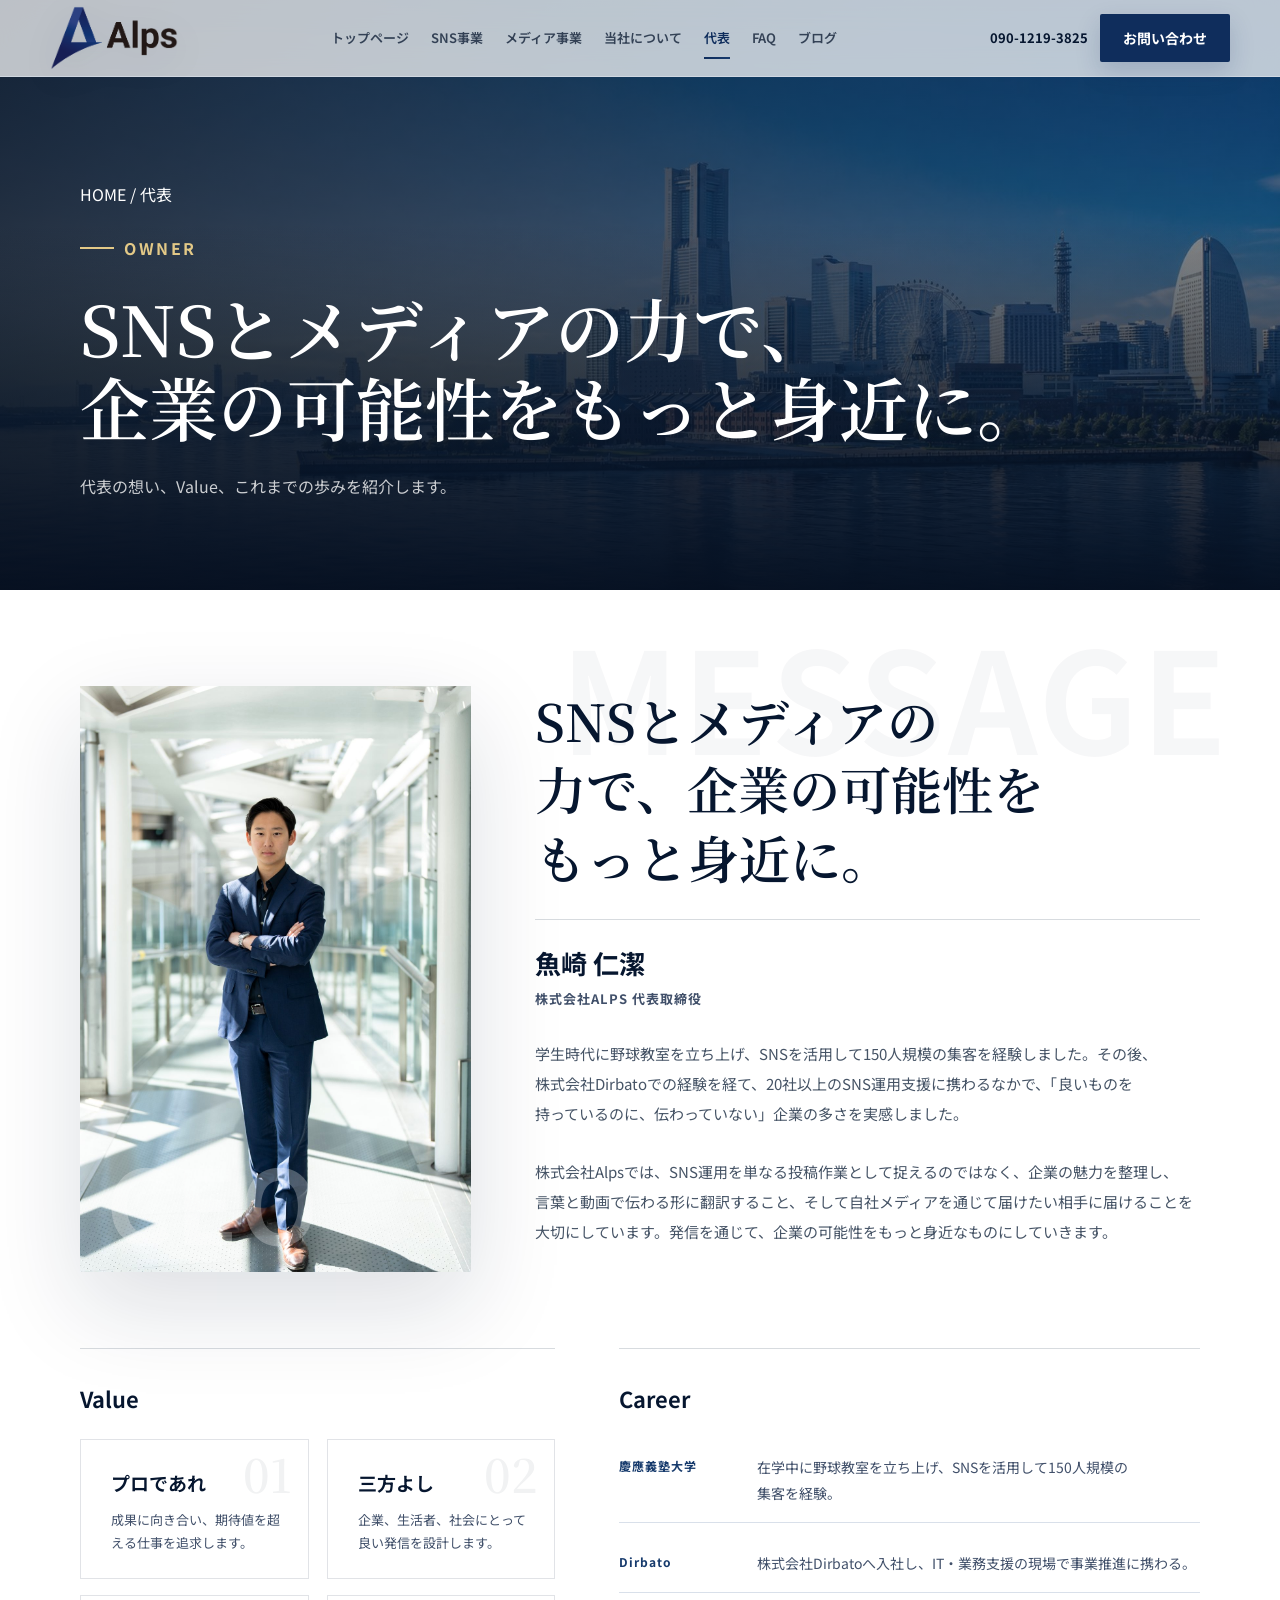
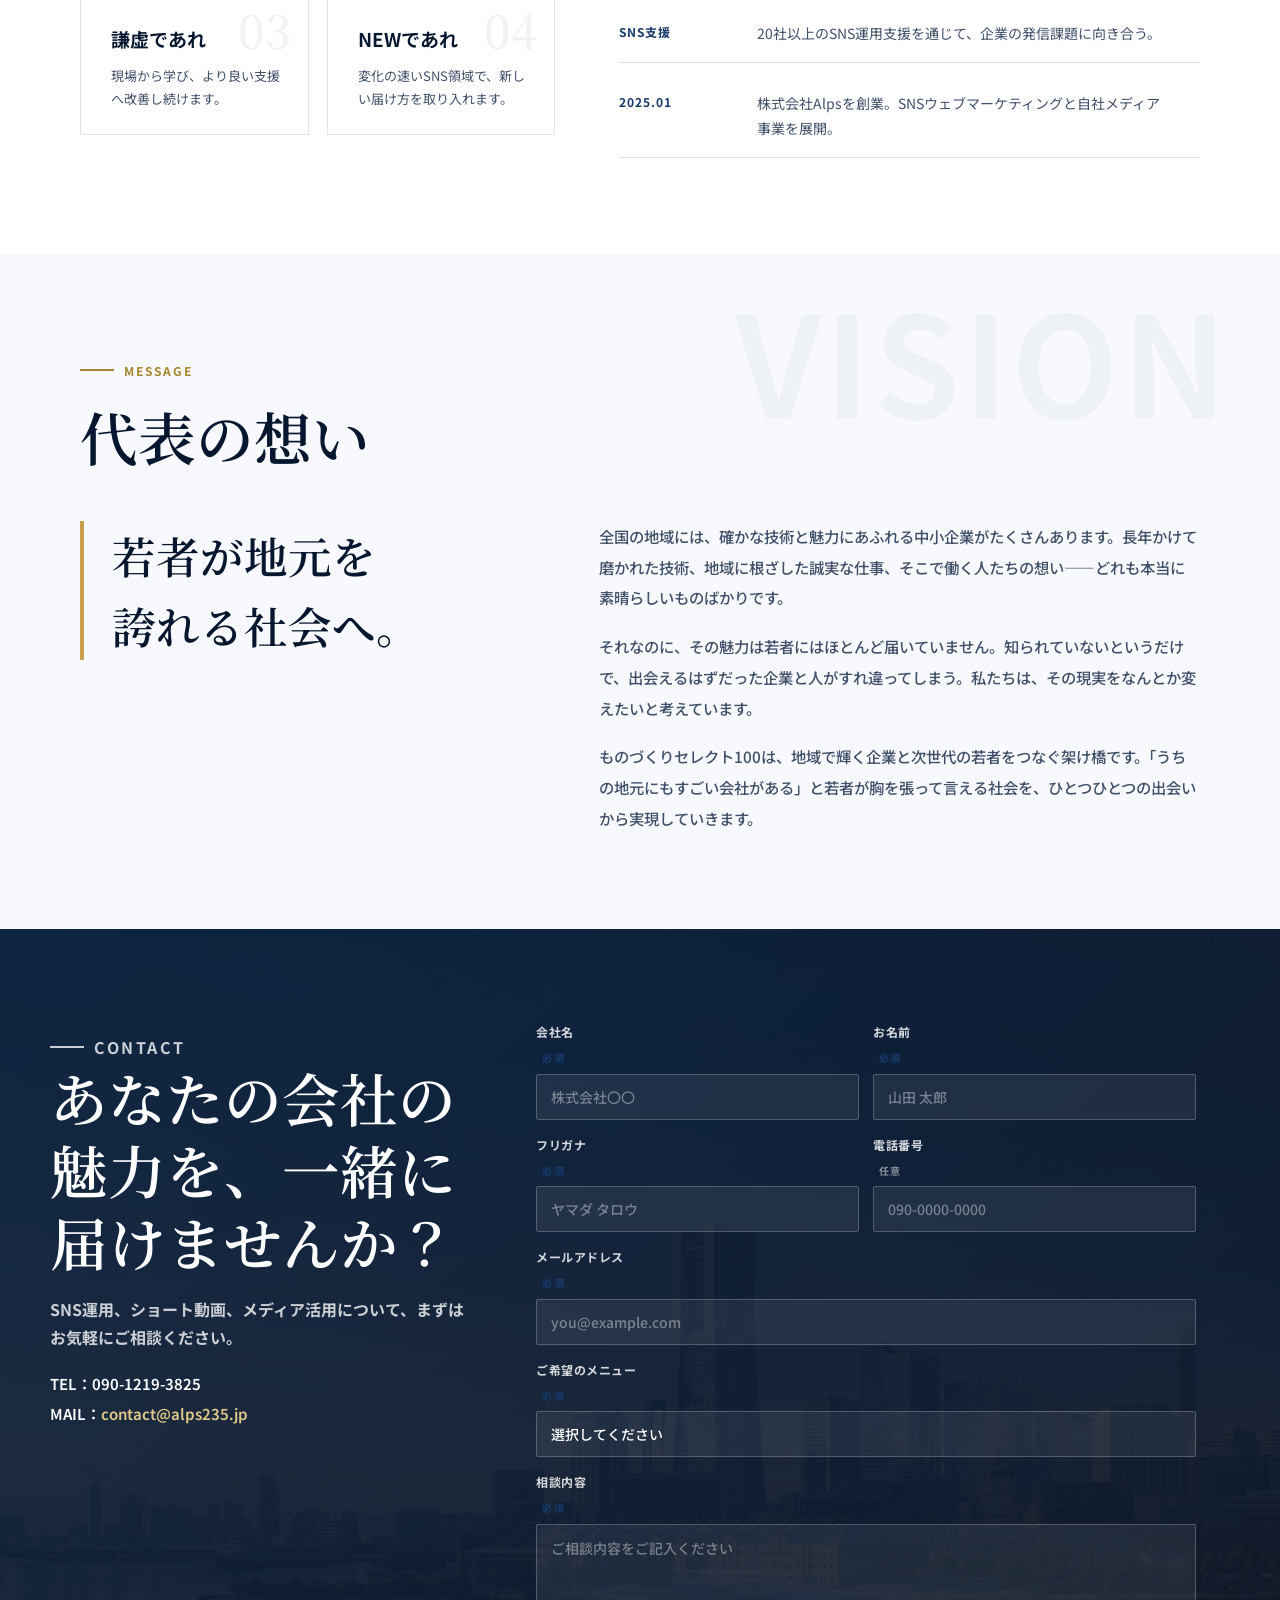
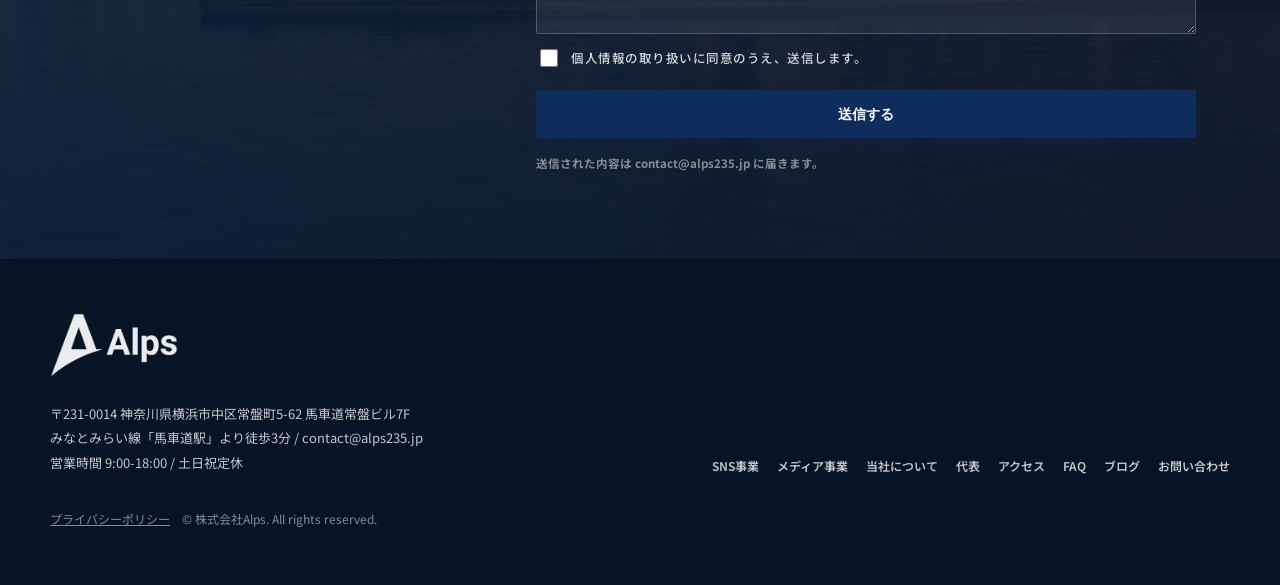
<file: after/owner.html>
<!doctype html>
<html lang="ja">
<head>
<meta name="robots" content="noindex,nofollow">
  <meta charset="utf-8">
  <meta name="viewport" content="width=device-width, initial-scale=1">
  <title>代表メッセージ｜株式会社Alps 魚崎 仁潔</title>
  <meta name="description" content="株式会社Alps 代表取締役 魚崎 仁潔のメッセージ、価値観、これまでの歩み。SNSとメディアの力で、企業の可能性をもっと身近に。">
  <link rel="preconnect" href="https://fonts.googleapis.com">
  <link rel="preconnect" href="https://fonts.gstatic.com" crossorigin>
  <link href="https://fonts.googleapis.com/css2?family=Noto+Sans+JP:wght@400;500;600;700;900&family=Noto+Serif+JP:wght@500;600;700;900&display=swap" rel="stylesheet">
  <link rel="stylesheet" href="alps.css">
  <script>document.documentElement.classList.add('js');</script>

<link rel="canonical" href="owner.html">
<meta property="og:type" content="website">
<meta property="og:site_name" content="株式会社Alps">
<meta property="og:title" content="代表メッセージ｜株式会社Alps 魚崎 仁潔">
<meta property="og:description" content="株式会社Alps 代表取締役 魚崎 仁潔のメッセージ、価値観、これまでの歩み。SNSとメディアの力で、企業の可能性をもっと身近に。">
<meta property="og:url" content="https://alpssns.com/owner/">
<meta property="og:image" content="assets/hero-minatomirai.jpg">
<meta name="twitter:card" content="summary_large_image">
<link rel="icon" href="https://alpssns.com/wp-content/uploads/2025/09/cropped-2b76fde2a64d796f07b5e4de11cb1e52-32x32.jpg" sizes="32x32" />
<link rel="icon" href="https://alpssns.com/wp-content/uploads/2025/09/cropped-2b76fde2a64d796f07b5e4de11cb1e52-192x192.jpg" sizes="192x192" />
<link rel="apple-touch-icon" href="https://alpssns.com/wp-content/uploads/2025/09/cropped-2b76fde2a64d796f07b5e4de11cb1e52-180x180.jpg" />
</head>
<body>

  <header class="site-header">
    <div class="header-inner">
      <a class="brand brand-logo-link" href="index.html" aria-label="株式会社Alps ホーム">
        <img class="brand-logo" src="assets/alps-logo-full.png" alt="株式会社Alps">
      </a>
      <nav class="nav" aria-label="主要メニュー">
        <a href="index.html">トップページ</a>
        <a href="work.html">SNS事業</a>
        <a href="special.html">メディア事業</a>
        <a href="about.html">当社について</a>
        <a href="owner.html">代表</a>
        <a href="faq.html">FAQ</a>
        <a href="https://alpssns.com/blog/">ブログ</a>
      </nav>
      <div class="header-actions">
        <a class="tel" href="tel:09012193825">090-1219-3825</a>
        <a class="btn btn-primary" href="index.html#contact">お問い合わせ</a>
      </div>
      <button class="nav-toggle" type="button" aria-label="メニューを開く" aria-expanded="false" aria-controls="mobileNav">
        <span></span><span></span><span></span>
      </button>
    </div>
    <nav class="mobile-nav" id="mobileNav" aria-label="モバイルメニュー">
      <a href="index.html">トップページ</a>
      <a href="work.html">SNS事業</a>
      <a href="special.html">メディア事業</a>
      <a href="about.html">当社について</a>
      <a href="owner.html">代表</a>
      <a href="faq.html">FAQ</a>
        <a href="https://alpssns.com/blog/">ブログ</a>
      <a class="mobile-nav__cta" href="index.html#contact">お問い合わせ</a>
      <a class="mobile-nav__tel" href="tel:09012193825">090-1219-3825</a>
    </nav>
  </header>

  <main>
    <section class="page-hero" data-screen-label="代表ヒーロー">
      <div class="container">
        <nav class="breadcrumb" aria-label="パンくず"><a href="index.html">HOME</a> <span>/</span> <span>代表</span></nav>
        <p class="eyebrow" style="color:#e3c987;">Owner</p>
        <h1>SNSとメディアの力で、<br>企業の可能性をもっと身近に。</h1>
        <p>代表の想い、Value、これまでの歩みを紹介します。</p>
      </div>
    </section>

    <section class="section" data-kicker="MESSAGE" data-screen-label="代表メッセージ">
      <div class="container">
        <div class="owner-layout">
          <figure class="owner-photo reveal" style="margin:0;">
            <img src="assets/owner-uosaki-opt.jpg" alt="株式会社Alps 代表取締役 魚崎 仁潔">
          </figure>
          <div class="owner-copy">
            <p class="owner-lead reveal">SNSとメディアの力で、企業の可能性をもっと身近に。</p>
            <div class="owner-name reveal">
              <strong>魚崎 仁潔</strong>
              <span>株式会社Alps 代表取締役</span>
            </div>
            <p class="owner-message reveal">学生時代に野球教室を立ち上げ、SNSを活用して150人規模の集客を経験しました。その後、株式会社Dirbatoでの経験を経て、20社以上のSNS運用支援に携わるなかで、「良いものを持っているのに、伝わっていない」企業の多さを実感しました。</p>
            <p class="owner-message reveal">株式会社Alpsでは、SNS運用を単なる投稿作業として捉えるのではなく、企業の魅力を整理し、言葉と動画で伝わる形に翻訳すること、そして自社メディアを通じて届けたい相手に届けることを大切にしています。発信を通じて、企業の可能性をもっと身近なものにしていきます。</p>
          </div>
        </div>

        <div class="owner-lower">
          <div class="owner-block reveal">
            <h3>Value</h3>
            <div class="value-list">
              <div class="value-item"><strong>プロであれ</strong><span>成果に向き合い、期待値を超える仕事を追求します。</span></div>
              <div class="value-item"><strong>三方よし</strong><span>企業、生活者、社会にとって良い発信を設計します。</span></div>
              <div class="value-item"><strong>謙虚であれ</strong><span>現場から学び、より良い支援へ改善し続けます。</span></div>
              <div class="value-item"><strong>NEWであれ</strong><span>変化の速いSNS領域で、新しい届け方を取り入れます。</span></div>
            </div>
          </div>
          <div class="owner-block reveal">
            <h3>Career</h3>
            <div class="timeline">
              <div class="timeline-item"><time>慶應義塾大学</time><p>在学中に野球教室を立ち上げ、SNSを活用して150人規模の<span class="nw">集客を経験。</span></p></div>
              <div class="timeline-item"><time>Dirbato</time><p>株式会社Dirbatoへ入社し、IT・業務支援の現場で事業推進に<span class="nw">携わる。</span></p></div>
              <div class="timeline-item"><time>SNS支援</time><p>20社以上のSNS運用支援を通じて、企業の発信課題に向き合う。</p></div>
              <div class="timeline-item"><time>2025.01</time><p>株式会社Alpsを創業。SNSウェブマーケティングと自社メディア<span class="nw">事業を展開。</span></p></div>
            </div>
          </div>
        </div>
      </div>
    </section>

    <section class="section section-soft" data-kicker="VISION" data-screen-label="代表の想い">
      <div class="container">
        <div class="reveal" style="margin-bottom:clamp(32px,4vw,52px);">
          <p class="eyebrow">Message</p>
          <h2 class="section-title">代表の想い</h2>
        </div>
        <div class="philosophy reveal" style="align-items:start;">
          <blockquote style="margin:0;padding-left:clamp(20px,2.2vw,30px);border-left:4px solid var(--gold);color:var(--navy);font-family:'Noto Serif JP','Hiragino Mincho ProN',serif;font-weight:600;font-size:clamp(28px,3.4vw,46px);line-height:1.6;text-wrap:balance;">若者が地元を<br>誇れる社会へ。</blockquote>
          <div style="display:grid;gap:18px;">
            <p style="color:var(--muted);font-size:clamp(15px,1.2vw,17px);line-height:2;font-weight:500;margin:0;text-wrap:pretty;">全国の地域には、確かな技術と魅力にあふれる中小企業がたくさんあります。長年かけて磨かれた技術、地域に根ざした誠実な仕事、そこで働く人たちの想い——どれも本当に素晴らしいものばかりです。</p>
            <p style="color:var(--muted);font-size:clamp(15px,1.2vw,17px);line-height:2;font-weight:500;margin:0;text-wrap:pretty;">それなのに、その魅力は若者にはほとんど届いていません。知られていないというだけで、出会えるはずだった企業と人がすれ違ってしまう。私たちは、その現実をなんとか変えたいと考えています。</p>
            <p style="color:var(--muted);font-size:clamp(15px,1.2vw,17px);line-height:2;font-weight:500;margin:0;text-wrap:pretty;"><span class="nw">ものづくり</span><wbr><span class="nw">セレクト100</span>は、地域で輝く企業と次世代の若者をつなぐ架け橋です。「うちの地元にもすごい会社がある」と若者が胸を張って言える社会を、ひとつひとつの出会いから実現していきます。</p>
          </div>
        </div>
      </div>
    </section>

    <section class="cta" data-screen-label="お問い合わせ">
      <div class="cta-inner">
        <div class="contact-panel">
          <div class="reveal">
            <p class="eyebrow">Contact</p>
            <h2>あなたの会社の魅力を、一緒に届けませんか？</h2>
            <p>SNS運用、ショート動画、メディア活用について、まずは<span class="nw">お気軽に</span>ご相談ください。</p>
            <p style="color:#fff;font-size:15px;font-weight:600;line-height:2;margin:18px 0 0;">TEL：<a href="tel:09012193825" style="color:#fff;">090-1219-3825</a><br>MAIL：<a href="mailto:contact@alps235.jp" style="color:var(--gold-soft);">contact@alps235.jp</a></p>
          </div>
          <form class="contact-form reveal" action="#" onsubmit="return false" method="POST">
            <input type="hidden" name="action" value="alps_contact">
            <input type="text" name="_honey" style="display:none">
            <div class="cf-row">
              <label>会社名<span class="req">必須</span><input type="text" name="company" required placeholder="株式会社〇〇"></label>
              <label>お名前<span class="req">必須</span><input type="text" name="fullname" required placeholder="山田 太郎"></label>
            </div>
            <div class="cf-row">
              <label>フリガナ<span class="req">必須</span><input type="text" name="kana" required placeholder="ヤマダ タロウ"></label>
              <label>電話番号<span class="opt">任意</span><input type="tel" name="tel" placeholder="090-0000-0000"></label>
            </div>
            <label>メールアドレス<span class="req">必須</span><input type="email" name="email" required placeholder="you@example.com"></label>
            <label>ご希望のメニュー<span class="req">必須</span>
              <select name="menu" required>
                <option value="" disabled selected>選択してください</option>
                <option>SNS採用支援</option>
                <option>ものづくりセレクト100（メディア掲載）</option>
                <option>その他・ご相談</option>
              </select>
            </label>
            <label>相談内容<span class="req">必須</span><textarea name="message" required placeholder="ご相談内容をご記入ください"></textarea></label>
            <label class="cf-check"><input type="checkbox" name="agree" required> <span>個人情報の取り扱いに同意のうえ、送信します。</span></label>
            <button class="btn btn-primary" type="submit">送信する</button>
            <p class="cf-note">送信された内容は contact@alps235.jp に届きます。</p>
          </form>
        </div>
      </div>
    </section>
  </main>

  <footer class="footer">
    <div class="footer-inner">
      <div>
        <a class="brand brand-logo-link" href="index.html" aria-label="株式会社Alps ホーム">
          <img class="brand-logo" src="assets/alps-logo-full.png" alt="株式会社Alps" style="filter:brightness(0) invert(1);opacity:.92;">
        </a>
        <p>〒231-0014 神奈川県横浜市中区常盤町5-62 <span class="nw">馬車道常盤ビル7F</span><br>みなとみらい線「馬車道駅」より徒歩3分 / contact@alps235.jp<br>営業時間 9:00-18:00 / 土日祝定休</p>
      </div>
      <nav class="footer-links" aria-label="フッターメニュー">
        <a href="work.html">SNS事業</a>
        <a href="special.html">メディア事業</a>
        <a href="about.html">当社について</a>
        <a href="owner.html">代表</a>
        <a href="https://alpssns.com/access/">アクセス</a>
        <a href="faq.html">FAQ</a>
        <a href="https://alpssns.com/blog/">ブログ</a>
        <a href="index.html#contact">お問い合わせ</a>
      </nav>
    </div>
    <p style="width:min(var(--max),calc(100% - 40px));margin:32px auto 0;font-size:12px;color:rgba(255,255,255,.5);"><a href="https://alpssns.com/privacy/" style="color:inherit;text-decoration:underline;">プライバシーポリシー</a>　© 株式会社Alps. All rights reserved.</p>
  </footer>

  <script src="app.js"></script>
</body>
</html>
</file>
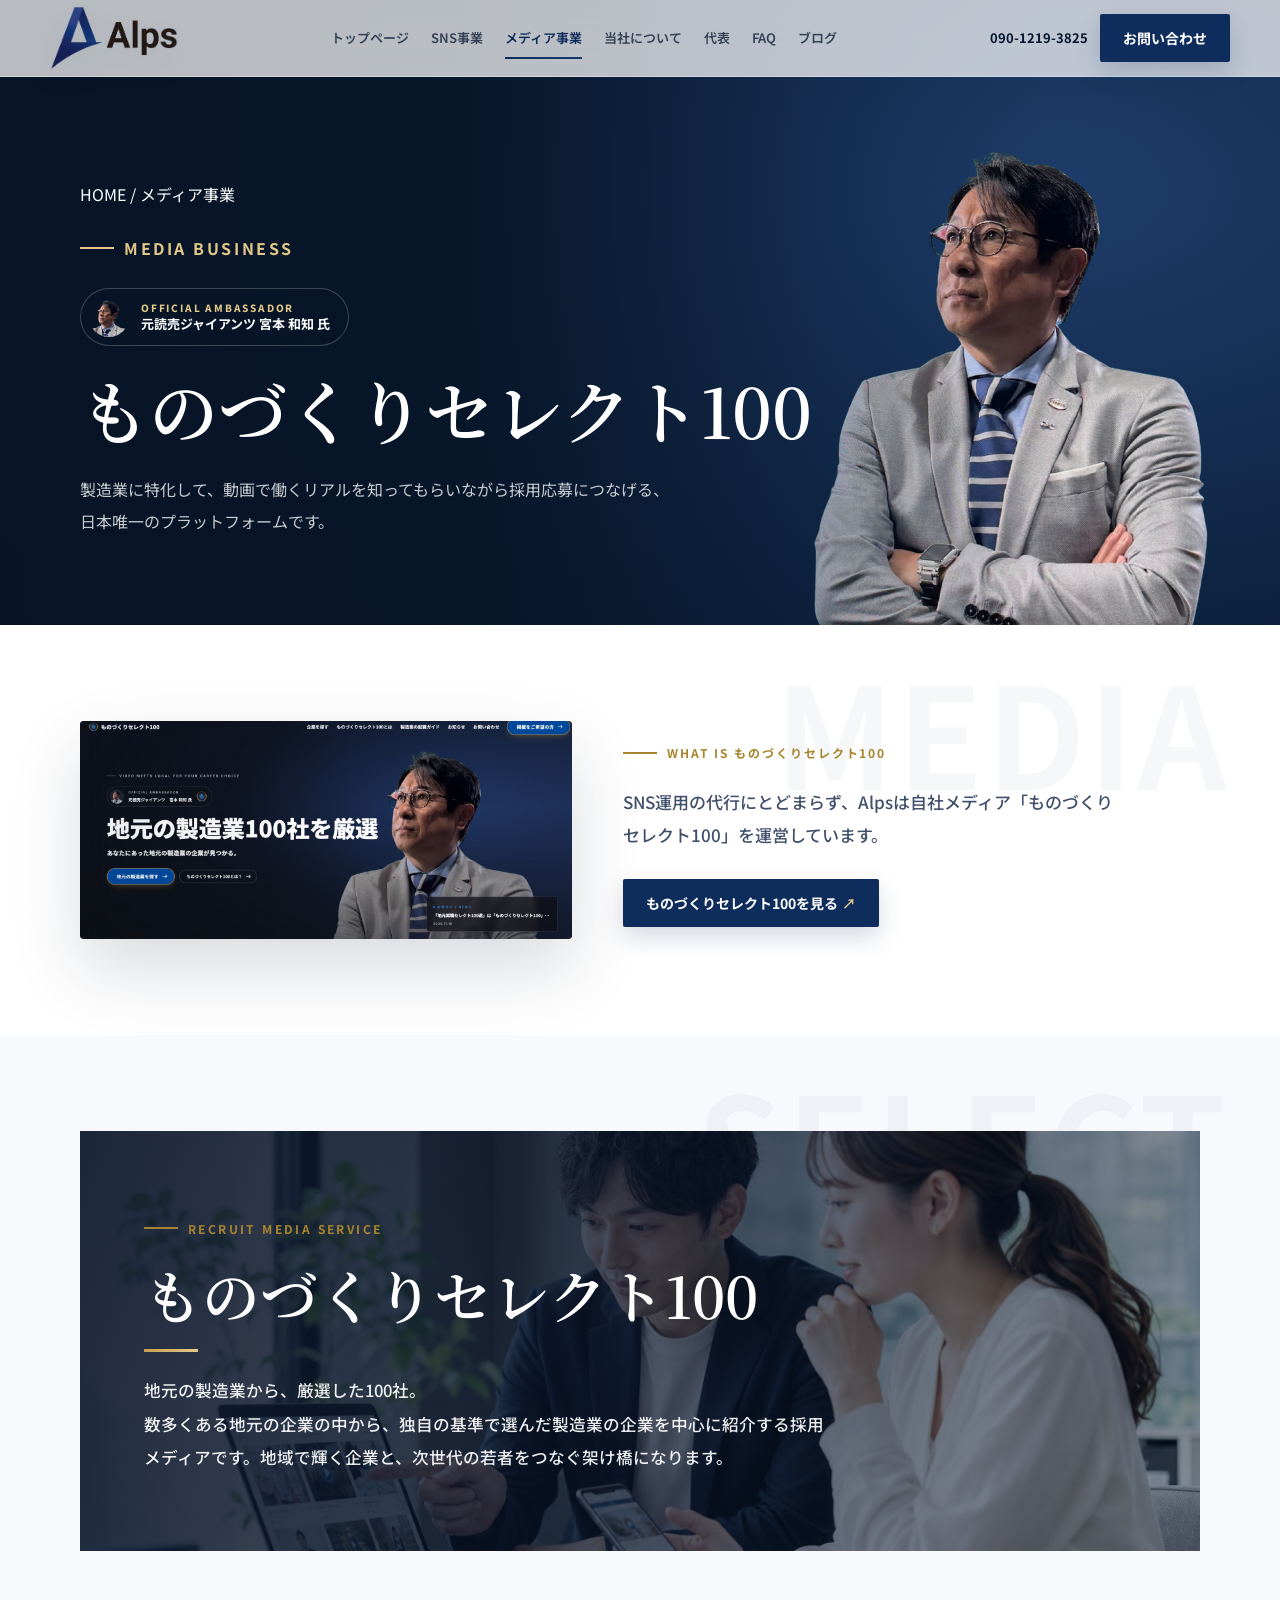
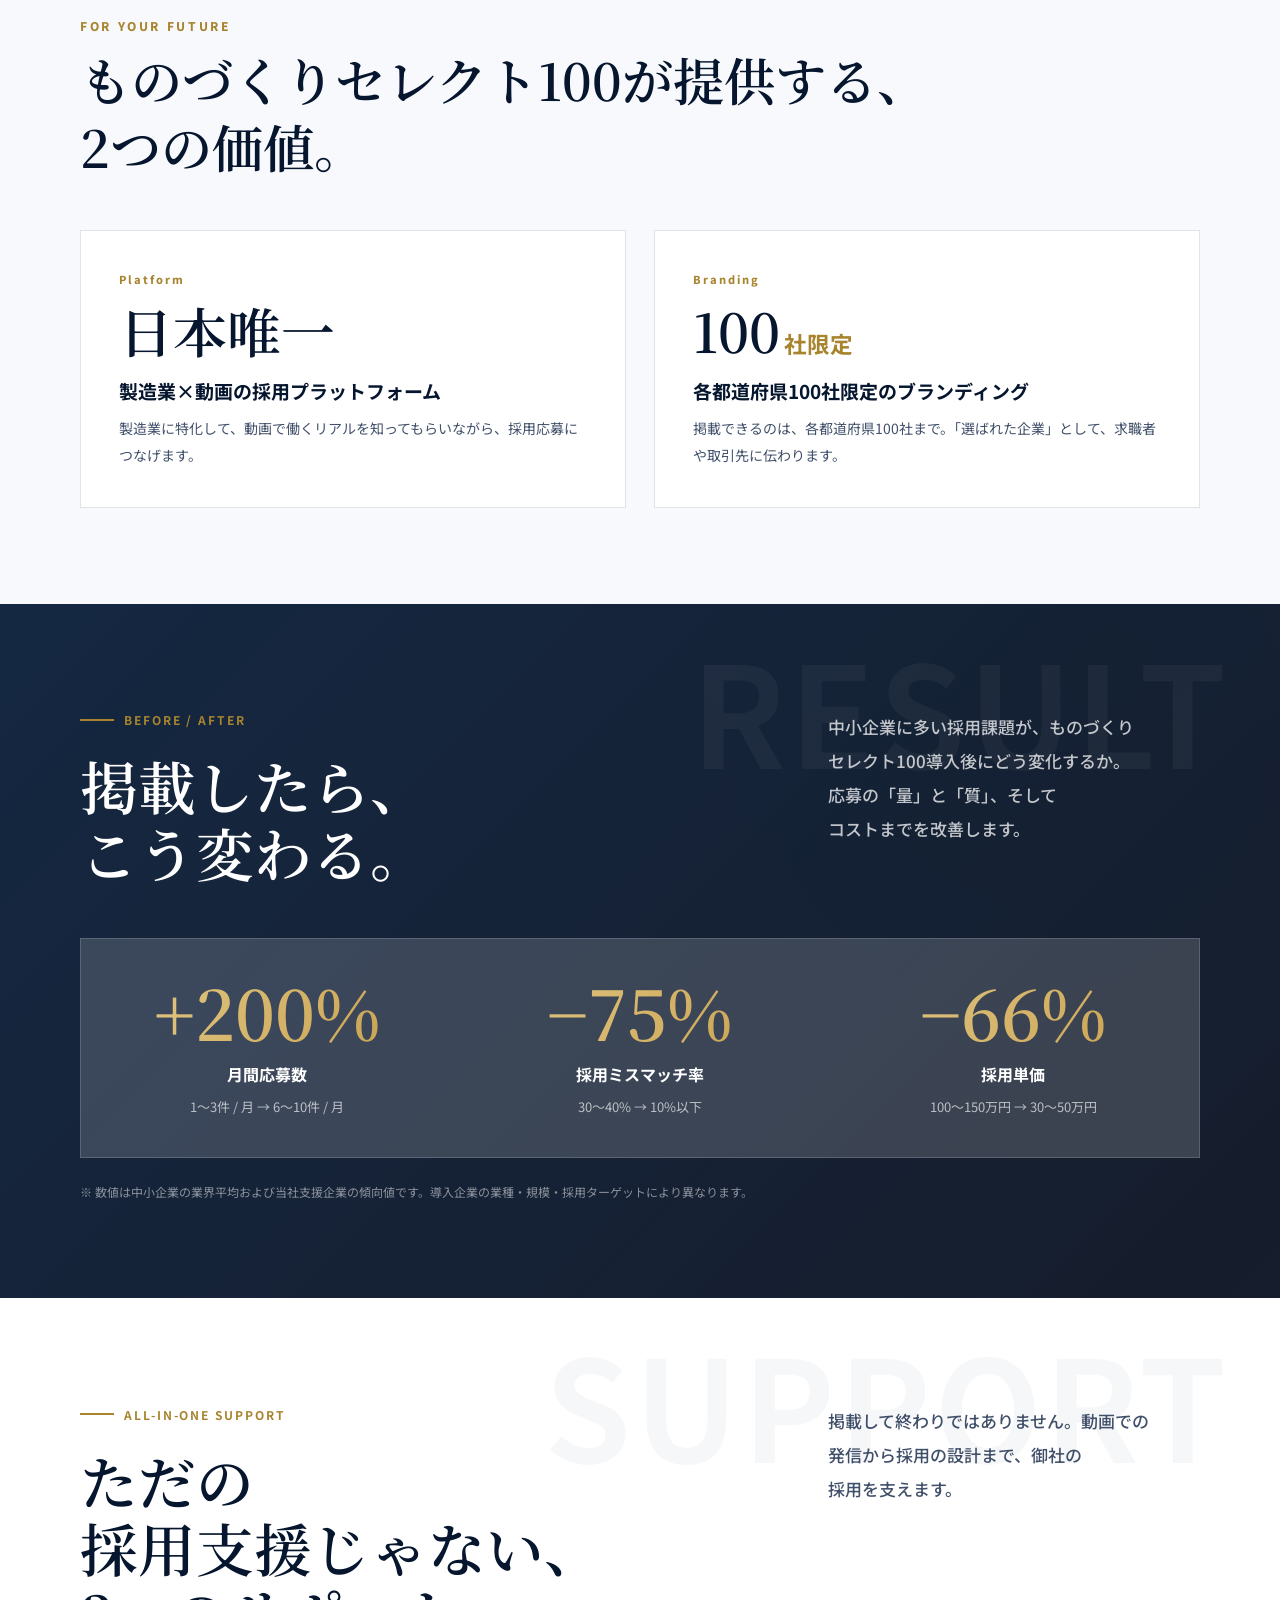
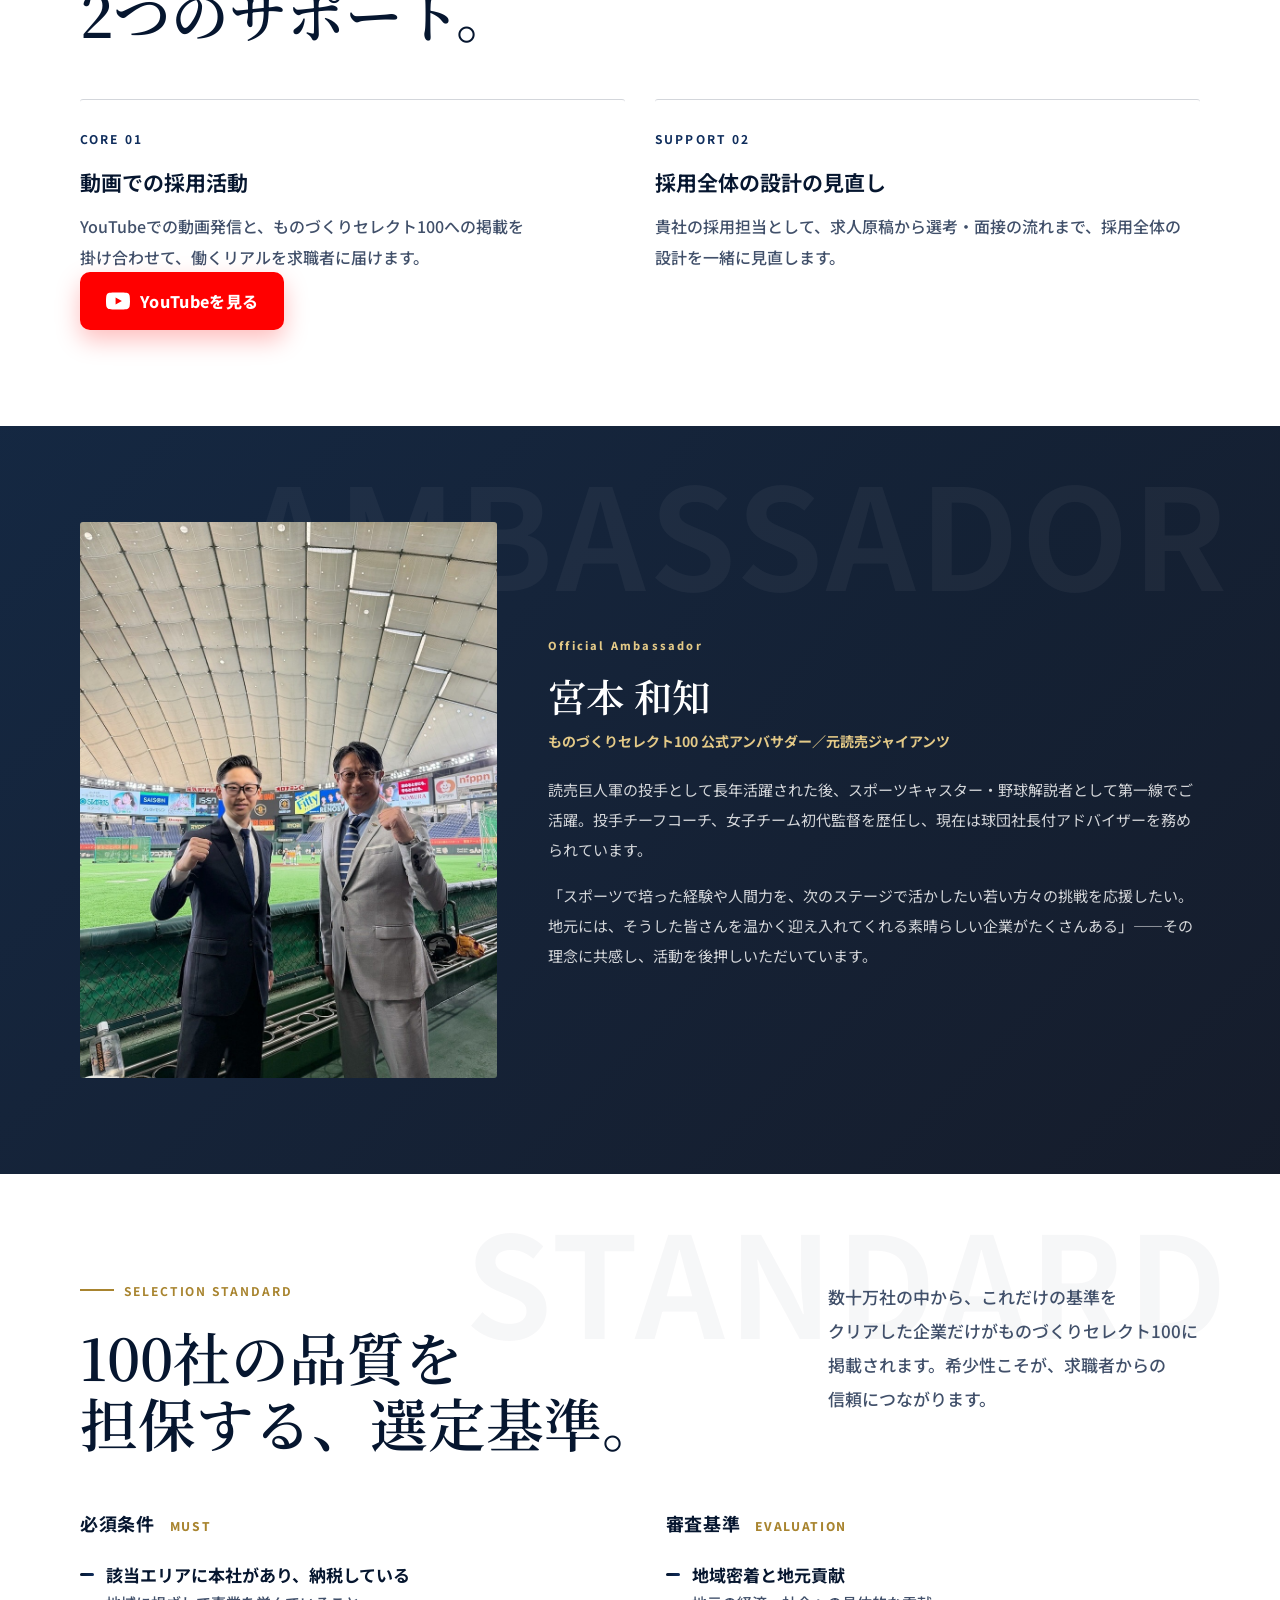
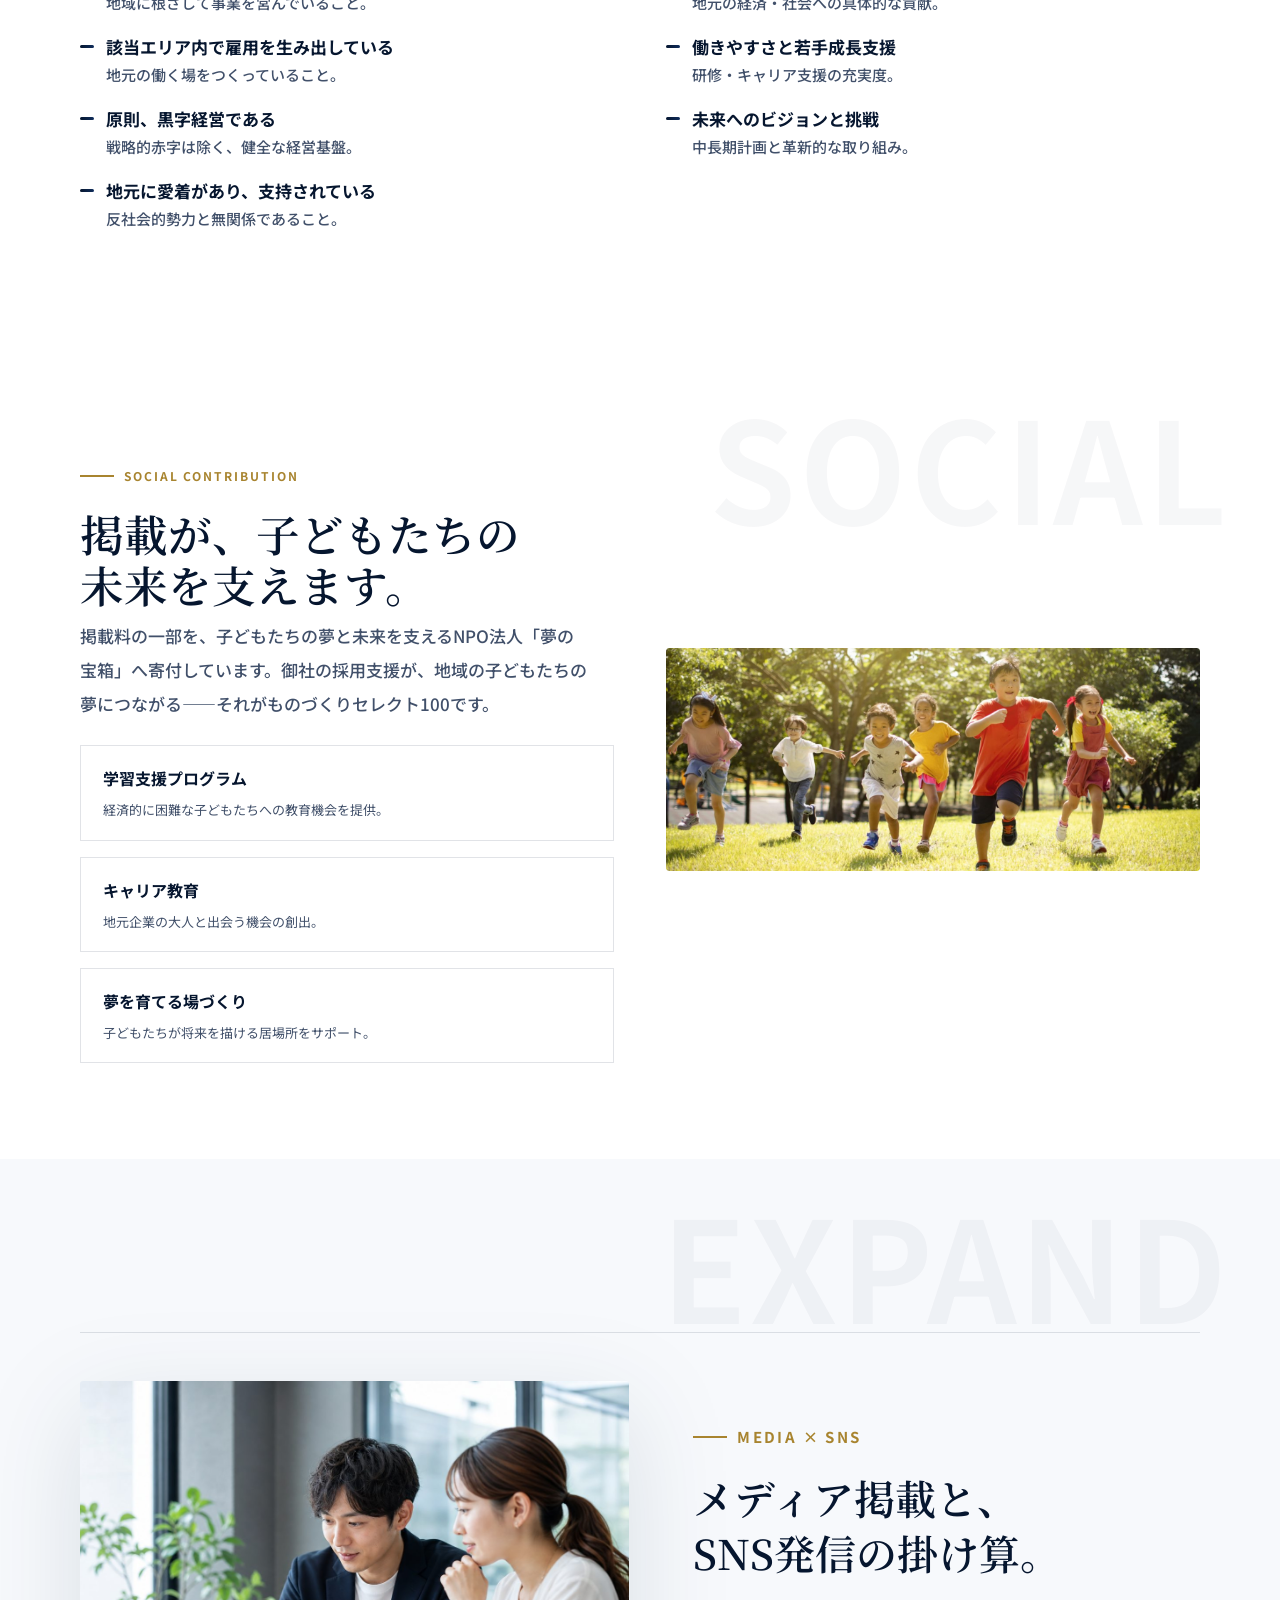
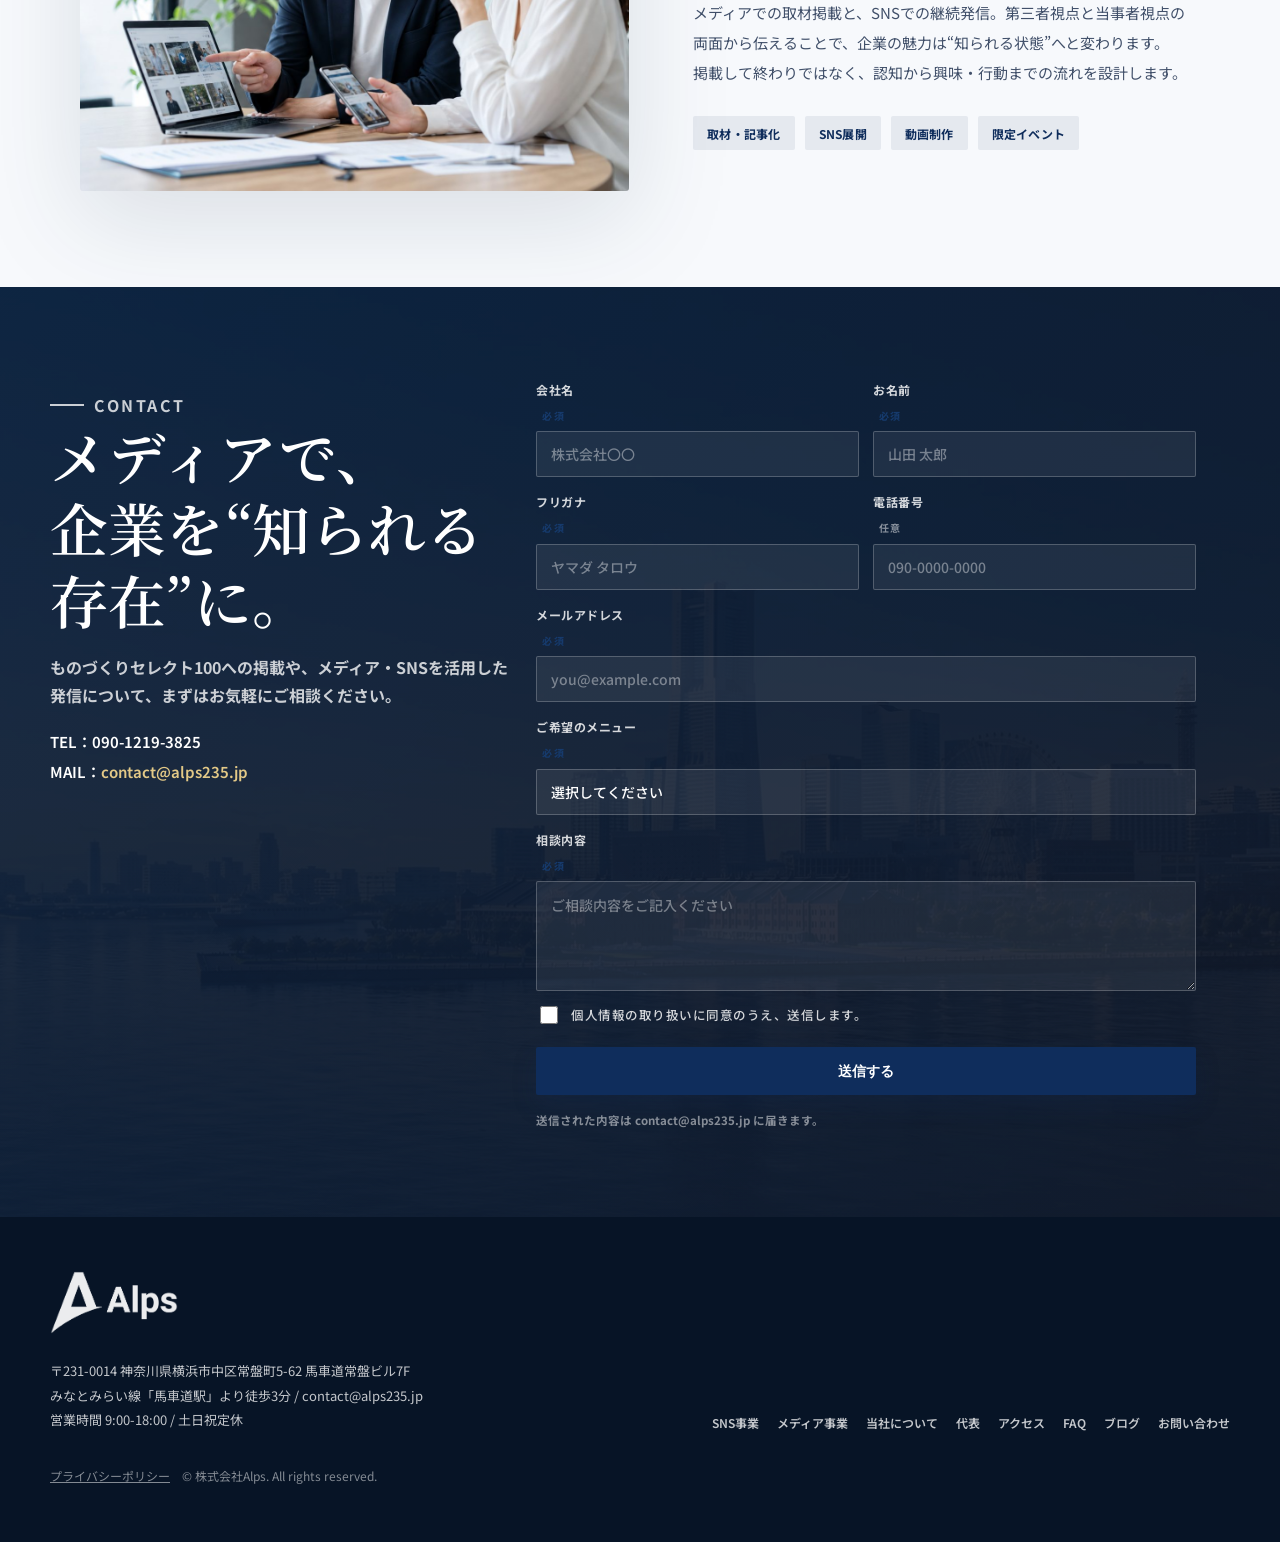
<file: after/special.html>
<!doctype html>
<html lang="ja">
<head>
<meta name="robots" content="noindex,nofollow">
  <meta charset="utf-8">
  <meta name="viewport" content="width=device-width, initial-scale=1">
  <title>メディア事業｜株式会社Alps｜ものづくりセレクト100</title>
  <meta name="description" content="株式会社Alpsの自社メディア事業。ものづくりセレクト100（地元の製造業から厳選した100社を動画で紹介する採用メディア）を通じて、地元の製造業の企業と地元で働きたい人の一生に一度の出会いを作ります。">
  <link rel="preconnect" href="https://fonts.googleapis.com">
  <link rel="preconnect" href="https://fonts.gstatic.com" crossorigin>
  <link href="https://fonts.googleapis.com/css2?family=Noto+Sans+JP:wght@400;500;600;700;900&family=Noto+Serif+JP:wght@500;600;700;900&display=swap" rel="stylesheet">
  <link rel="stylesheet" href="alps.css">
  <style id="media-extra">
    /* ===== メディア事業ページ 専用コンポーネント ===== */
    .m-lockup { display: grid; gap: 10px; margin-bottom: clamp(28px, 3vw, 44px); }
    .m-lockup .m-jp {
      margin: 0; color: var(--navy);
      font-family: "Noto Serif JP", serif; font-weight: 600;
      font-size: clamp(30px, 4vw, 52px); line-height: 1.3;
      text-wrap: pretty; word-break: auto-phrase;
    }
    .m-lockup .m-en {
      color: var(--gold-deep); font-size: 12px; font-weight: 800;
      letter-spacing: .22em; text-transform: uppercase;
    }

    /* 3つの価値 */
    .m-pillars {
      display: grid; grid-template-columns: repeat(3, minmax(0, 1fr));
      gap: clamp(18px, 2.2vw, 28px); margin-top: clamp(34px, 4vw, 54px);
    }
    .m-pillar {
      position: relative; padding: clamp(28px, 3vw, 40px);
      background: #fff; border: 1px solid rgba(11,31,58,.12);
      display: flex; flex-direction: column;
      transition: transform .3s ease, border-color .3s ease, box-shadow .3s ease;
    }
    .m-pillar:hover { transform: translateY(-6px); border-color: rgba(15,45,92,.3); box-shadow: 0 26px 64px rgba(11,31,58,.1); }
    .m-pillar .m-en { color: var(--gold-deep); font-size: 11px; font-weight: 800; letter-spacing: .18em; }
    .m-pillar .m-fig {
      margin: 14px 0 4px; color: var(--navy);
      font-family: "Noto Serif JP", serif; font-weight: 600; line-height: 1;
      font-size: clamp(38px, 4.2vw, 58px);
    }
    .m-pillar .m-fig small { font-size: .42em; font-weight: 700; margin-left: 4px; color: var(--gold-deep); font-family: "Noto Sans JP", sans-serif; }
    .m-pillar h3 { margin: 16px 0 10px; color: var(--navy); font-size: 19px; font-weight: 700; line-height: 1.5; }
    .m-pillar p { margin: 0; color: var(--muted); font-size: 14px; line-height: 1.9; }

    /* Before / After 数字 */
    .m-metrics {
      display: grid; grid-template-columns: repeat(3, minmax(0, 1fr));
      gap: 1px; margin-top: clamp(34px, 4vw, 52px);
      background: rgba(255,255,255,.16); border: 1px solid rgba(255,255,255,.16);
    }
    .m-metric { background: transparent; padding: clamp(30px, 3vw, 46px) clamp(20px, 2vw, 30px); text-align: center; }
    .m-metric .m-num {
      display: block; font-family: "Noto Serif JP", serif; font-weight: 600; line-height: 1;
      font-size: clamp(46px, 5.4vw, 76px);
      color: transparent; background: linear-gradient(120deg, var(--gold-soft), var(--gold));
      -webkit-background-clip: text; background-clip: text;
    }
    .m-metric .m-label { display: block; margin-top: 14px; color: #fff; font-size: 16px; font-weight: 700; }
    .m-metric .m-sub { display: block; margin-top: 8px; color: rgba(255,255,255,.66); font-size: 13px; line-height: 1.7; }
    .m-note { margin: 24px 0 0; color: rgba(255,255,255,.5); font-size: 12px; line-height: 1.7; }

    /* 料金プラン */
    .m-plan {
      display: grid; grid-template-columns: minmax(0, .92fr) minmax(0, 1.08fr);
      gap: clamp(30px, 4vw, 60px); align-items: center;
      padding: clamp(32px, 4vw, 56px); background: #0a1d36; color: #fff;
      border: 1px solid rgba(255,255,255,.1);
    }
    .m-plan-price { border-right: 1px solid rgba(255,255,255,.16); padding-right: clamp(20px, 3vw, 40px); }
    .m-plan-price .m-en { color: var(--gold-soft); font-size: 11px; font-weight: 800; letter-spacing: .2em; }
    .m-plan-price .m-amount { display: flex; align-items: baseline; gap: 6px; margin: 12px 0 6px; color: #fff; }
    .m-plan-price .m-amount b { font-family: "Noto Serif JP", serif; font-size: clamp(54px, 7vw, 92px); font-weight: 600; line-height: 1; }
    .m-plan-price .m-amount span { font-size: 18px; font-weight: 700; color: rgba(255,255,255,.8); }
    .m-plan-price .m-fineprint { margin: 12px 0 0; color: rgba(255,255,255,.6); font-size: 13px; line-height: 1.8; }
    .m-plan-list { list-style: none; margin: 0; padding: 0; display: grid; grid-template-columns: repeat(2, minmax(0, 1fr)); gap: 14px 24px; }
    .m-plan-list li { position: relative; padding-left: 28px; font-size: 14px; font-weight: 600; line-height: 1.6; color: rgba(255,255,255,.92); }
    .m-plan-list li::before {
      content: "✓"; position: absolute; left: 0; top: 0;
      width: 19px; height: 19px; display: grid; place-items: center;
      border-radius: 999px; background: linear-gradient(135deg, var(--gold), var(--gold-deep));
      color: #0a1d36; font-size: 11px; font-weight: 900;
    }
    @media (max-width: 860px) {
      .m-pillars, .m-metrics { grid-template-columns: 1fr; }
      .m-metrics { gap: 1px; }
      .m-plan { grid-template-columns: 1fr; gap: 28px; }
      .m-plan-price { border-right: 0; padding-right: 0; border-bottom: 1px solid rgba(255,255,255,.16); padding-bottom: 24px; }
      .m-plan-list { grid-template-columns: 1fr; }
    }

    /* 公式アンバサダー */
    .m-amb { display: grid; grid-template-columns: minmax(0, .78fr) minmax(0, 1.22fr); gap: clamp(30px, 4vw, 64px); align-items: center; }
    .m-amb .ph { min-height: clamp(300px, 36vw, 420px); border-radius: 3px; background: repeating-linear-gradient(135deg, #122847 0 14px, #0e2240 14px 28px); color: rgba(255,255,255,.5); }
    .m-amb-body .m-en { color: var(--gold-soft); font-size: 11px; font-weight: 800; letter-spacing: .2em; }
    .m-amb-body h3 { margin: 14px 0 6px; color: #fff; font-family: "Noto Serif JP", serif; font-size: clamp(26px, 3vw, 40px); font-weight: 600; line-height: 1.3; }
    .m-amb-body .m-amb-role { margin: 0 0 20px; color: var(--gold-soft); font-size: 14px; font-weight: 700; }
    .m-amb-body p { margin: 0 0 16px; color: rgba(255,255,255,.82); font-size: 15px; line-height: 2; }
    .m-amb-body p:last-child { margin-bottom: 0; }
    @media (max-width: 860px) { .m-amb { grid-template-columns: 1fr; } }

    /* 選定基準 2カラム */
    .m-crit { display: grid; grid-template-columns: repeat(2, minmax(0, 1fr)); gap: clamp(28px, 4vw, 56px); }
    .m-crit h3 { margin: 0 0 22px; color: var(--navy); font-size: 18px; font-weight: 700; letter-spacing: .04em; }
    .m-crit h3 em { font-style: normal; color: var(--gold-deep); font-size: 12px; font-weight: 800; letter-spacing: .14em; margin-left: 10px; }
    @media (max-width: 720px) { .m-crit { grid-template-columns: 1fr; } }

    /* 社会貢献 */
    .m-give { display: grid; grid-template-columns: minmax(0, 1fr) minmax(0, 1fr); gap: clamp(28px, 4vw, 56px); align-items: center; }
    .m-give-tags { display: grid; gap: 16px; }
    .m-give-tags div { padding: 18px 22px; background: #fff; border: 1px solid rgba(11,31,58,.12); }
    .m-give-tags strong { display: block; color: var(--navy); font-size: 16px; font-weight: 700; }
    .m-give-tags span { display: block; margin-top: 6px; color: var(--muted); font-size: 13px; line-height: 1.8; }
    @media (max-width: 720px) { .m-give { grid-template-columns: 1fr; } }
    /* 11/17 最初の画面を宮本さん＋公式アンバサダーに */
    .page-hero.page-hero--amb {
      background:
        linear-gradient(90deg, rgba(7,20,38,.97) 0%, rgba(7,20,38,.88) 36%, rgba(11,31,58,.35) 64%, rgba(11,31,58,0) 82%),
        url("assets/ambassador-cutout.webp?v=20261117") right bottom / auto 100% no-repeat,
        radial-gradient(120% 140% at 82% 30%, #1f3d6b 0%, #0b1f3a 55%, #071426 100%);
    }
    .amb-badge { display: inline-flex; align-items: center; gap: 12px; justify-self: start; padding: 8px 18px 8px 8px; border: 1px solid rgba(255,255,255,.22); border-radius: 999px; background: rgba(7,20,38,.45); }
    .amb-badge img { width: 40px; height: 40px; border-radius: 50%; object-fit: cover; display: block; }
    .amb-badge span { display: grid; gap: 2px; line-height: 1.3; }
    .amb-badge small { color: #e3c987; font-size: 10px; font-weight: 800; letter-spacing: .18em; }
    .amb-badge b { color: #fff; font-size: 13px; font-weight: 700; }
    @media (max-width: 860px) {
      .page-hero.page-hero--amb {
        background:
          linear-gradient(0deg, rgba(7,20,38,.97) 0%, rgba(7,20,38,.9) 42%, rgba(11,31,58,.2) 78%),
          url("assets/ambassador-cutout.webp?v=20261117") 72% top / auto 72% no-repeat,
          radial-gradient(120% 140% at 70% 20%, #1f3d6b 0%, #0b1f3a 55%, #071426 100%);
      }
    }
    /* 11/17 価値を2つに */
    .m-pillars.m-pillars--2 { grid-template-columns: repeat(2, minmax(0, 1fr)); }
    @media (max-width: 860px) { .m-pillars.m-pillars--2 { grid-template-columns: 1fr; } }
  </style>
  <script>document.documentElement.classList.add('js');</script>

<link rel="canonical" href="special.html">
<meta property="og:type" content="website">
<meta property="og:site_name" content="株式会社Alps">
<meta property="og:title" content="メディア事業｜株式会社Alps｜ものづくりセレクト100">
<meta property="og:description" content="株式会社Alpsの自社メディア事業。ものづくりセレクト100（地元の製造業から厳選した100社を動画で紹介する採用メディア）を通じて、地元の製造業の企業と地元で働きたい人の一生に一度の出会いを作ります。">
<meta property="og:url" content="https://alpssns.com/special/">
<meta property="og:image" content="assets/hero-minatomirai.jpg">
<meta name="twitter:card" content="summary_large_image">
<link rel="icon" href="https://alpssns.com/wp-content/uploads/2025/09/cropped-2b76fde2a64d796f07b5e4de11cb1e52-32x32.jpg" sizes="32x32" />
<link rel="icon" href="https://alpssns.com/wp-content/uploads/2025/09/cropped-2b76fde2a64d796f07b5e4de11cb1e52-192x192.jpg" sizes="192x192" />
<link rel="apple-touch-icon" href="https://alpssns.com/wp-content/uploads/2025/09/cropped-2b76fde2a64d796f07b5e4de11cb1e52-180x180.jpg" />
</head>
<body>

  <header class="site-header">
    <div class="header-inner">
      <a class="brand brand-logo-link" href="index.html" aria-label="株式会社Alps ホーム">
        <img class="brand-logo" src="assets/alps-logo-full.png" alt="株式会社Alps">
      </a>
      <nav class="nav" aria-label="主要メニュー">
        <a href="index.html">トップページ</a>
        <a href="work.html">SNS事業</a>
        <a href="special.html">メディア事業</a>
        <a href="about.html">当社について</a>
        <a href="owner.html">代表</a>
        <a href="faq.html">FAQ</a>
        <a href="https://alpssns.com/blog/">ブログ</a>
      </nav>
      <div class="header-actions">
        <a class="tel" href="tel:09012193825">090-1219-3825</a>
        <a class="btn btn-primary" href="index.html#contact">お問い合わせ</a>
      </div>
      <button class="nav-toggle" type="button" aria-label="メニューを開く" aria-expanded="false" aria-controls="mobileNav">
        <span></span><span></span><span></span>
      </button>
    </div>
    <nav class="mobile-nav" id="mobileNav" aria-label="モバイルメニュー">
      <a href="index.html">トップページ</a>
      <a href="work.html">SNS事業</a>
      <a href="special.html">メディア事業</a>
      <a href="about.html">当社について</a>
      <a href="owner.html">代表</a>
      <a href="faq.html">FAQ</a>
        <a href="https://alpssns.com/blog/">ブログ</a>
      <a class="mobile-nav__cta" href="index.html#contact">お問い合わせ</a>
      <a class="mobile-nav__tel" href="tel:09012193825">090-1219-3825</a>
    </nav>
  </header>

  <main>
    <section class="page-hero page-hero--amb" data-screen-label="メディアヒーロー">
      <div class="container">
        <nav class="breadcrumb" aria-label="パンくず"><a href="/">HOME</a> <span>/</span> <span>メディア事業</span></nav>
        <p class="eyebrow" style="color:#e3c987;">Media Business</p>
        <div class="amb-badge"><img src="assets/ambassador-face.png?v=20261117" alt="" width="40" height="40"><span><small>OFFICIAL AMBASSADOR</small><b>元読売ジャイアンツ 宮本 和知 氏</b></span></div>
        <h1 style="font-size:clamp(34px,5.4vw,74px);"><span class="nw">ものづくりセレクト</span><wbr><span class="nw">100</span></h1>
        <p>製造業に特化して、動画で働くリアルを知ってもらいながら採用応募につなげる、日本唯一のプラットフォームです。</p>
      </div>
    </section>

    <section class="section" data-kicker="MEDIA" data-screen-label="メディア事業とは">
      <div class="container">
        <div class="media-feature reveal">
          <div class="media-feature-visual">
            <a href="https://jimoto-syuusyoku.com/" target="_blank" rel="noopener" aria-label="ものづくりセレクト100のサイトを開く" style="display:block;">
              <img src="assets/jimoto-top3.jpg?v=20261117" alt="ものづくりセレクト100 サイト" style="width:100%;height:auto;aspect-ratio:auto;object-fit:contain;background:#fff;display:block;">
            </a>
          </div>
          <div class="media-feature-body">
            <p class="eyebrow">What is ものづくりセレクト100</p>
            <p class="media-feature-lead">SNS運用の代行にとどまらず、Alpsは自社メディア「<span class="nw">ものづくり</span><wbr><span class="nw">セレクト100</span>」を運営しています。</p>
            <a class="btn btn-primary" href="https://jimoto-syuusyoku.com/" target="_blank" rel="noopener">ものづくりセレクト100を見る <em aria-hidden="true">↗</em></a>
          </div>
        </div>
      </div>
    </section>

    <!-- ===== ものづくりセレクト100 ===== -->
    <section class="section section-soft" data-kicker="SELECT" data-screen-label="ものづくりセレクト100">
      <div class="container">
        <div class="band-head reveal">
          <img class="band-head__media" src="assets/photo-sns-meeting.jpg" alt="">
          <p class="eyebrow">Recruit Media Service</p>
          <h2 class="section-title"><span class="nw">ものづくり</span><wbr><span class="nw">セレクト100</span></h2>
          <p class="band-lead">地元の製造業から、厳選した100社。<br>数多くある地元の企業の中から、独自の基準で選んだ製造業の企業を中心に紹介する採用メディアです。地域で輝く企業と、次世代の若者をつなぐ架け橋になります。</p>
        </div>

        <div class="m-lockup reveal">
          <span class="m-en">For Your Future</span>
          <p class="m-jp"><span class="nw">ものづくり</span><wbr><span class="nw">セレクト100</span>が提供する、<wbr><span class="nw">2つの価値。</span></p>
        </div>
        <div class="m-pillars m-pillars--2 reveal">
          <div class="m-pillar">
            <span class="m-en">Platform</span>
            <div class="m-fig">日本唯一</div>
            <h3>製造業×動画の採用プラットフォーム</h3>
            <p>製造業に特化して、動画で働くリアルを知ってもらいながら、採用応募につなげます。</p>
          </div>
          <div class="m-pillar">
            <span class="m-en">Branding</span>
            <div class="m-fig"><span class="js-count">100</span><small>社限定</small></div>
            <h3>各都道府県100社限定のブランディング</h3>
            <p>掲載できるのは、各都道府県100社まで。「選ばれた企業」として、求職者や取引先に伝わります。</p>
          </div>
        </div>
      </div>
    </section>

    <!-- ===== Before / After 数字 ===== -->
    <section class="section section-dark" data-kicker="RESULT" data-screen-label="導入効果">
      <div class="container">
        <div class="section-head reveal">
          <div>
            <p class="eyebrow">Before / After</p>
            <h2 class="section-title nowrap-title">掲載したら、こう変わる。</h2>
          </div>
          <p class="section-copy">中小企業に多い採用課題が、<span class="nw">ものづくり</span><wbr><span class="nw">セレクト100</span>導入後にどう変化するか。応募の「量」と「質」、そしてコストまでを改善します。</p>
        </div>
        <div class="m-metrics reveal">
          <div class="m-metric">
            <span class="m-num js-count">+200%</span>
            <span class="m-label">月間応募数</span>
            <span class="m-sub">1〜3件 / 月 → 6〜10件 / 月</span>
          </div>
          <div class="m-metric">
            <span class="m-num js-count">−75%</span>
            <span class="m-label">採用ミスマッチ率</span>
            <span class="m-sub">30〜40% → 10%以下</span>
          </div>
          <div class="m-metric">
            <span class="m-num js-count">−66%</span>
            <span class="m-label">採用単価</span>
            <span class="m-sub">100〜150万円 → 30〜50万円</span>
          </div>
        </div>
        <p class="m-note reveal">※ 数値は中小企業の業界平均および当社支援企業の傾向値です。導入企業の業種・規模・採用ターゲットにより異なります。</p>
      </div>
    </section>

    <!-- ===== 2つのサポート ===== -->
    <section class="section" data-kicker="SUPPORT" data-screen-label="2つのサポート">
      <div class="container">
        <div class="section-head reveal">
          <div>
            <p class="eyebrow">All-in-One Support</p>
            <h2 class="section-title">ただの採用支援じゃない、2つのサポート。</h2>
          </div>
          <p class="section-copy">掲載して終わりではありません。動画での発信から採用の設計まで、御社の採用を支えます。</p>
        </div>
        <div class="grid grid-2 reveal">
          <a class="card" href="https://youtube.com/channel/UCRNFqnMFHb-Qp9sa0mqdWAQ?si=ZmJdpICuqnjxCq0V" target="_blank" rel="noopener"><span class="card-number">CORE 01</span><h3>動画での採用活動</h3><p>YouTubeでの動画発信と、<span class="nw">ものづくり</span><wbr><span class="nw">セレクト100</span>への掲載を掛け合わせて、働くリアルを求職者に届けます。</p><span class="yt-btn"><svg viewBox="0 0 24 24" width="18" height="18" fill="currentColor" aria-hidden="true"><path d="M23.5 6.2a3 3 0 0 0-2.1-2.1C19.5 3.6 12 3.6 12 3.6s-7.5 0-9.4.5A3 3 0 0 0 .5 6.2C0 8.1 0 12 0 12s0 3.9.5 5.8a3 3 0 0 0 2.1 2.1c1.9.5 9.4.5 9.4.5s7.5 0 9.4-.5a3 3 0 0 0 2.1-2.1c.5-1.9.5-5.8.5-5.8s0-3.9-.5-5.8zM9.6 15.6V8.4l6.3 3.6-6.3 3.6z"/></svg>YouTubeを見る</span></a>
          <article class="card"><span class="card-number">SUPPORT 02</span><h3>採用全体の設計の見直し</h3><p>貴社の採用担当として、求人原稿から選考・面接の流れまで、採用全体の設計を一緒に見直します。</p></article>
        </div>
      </div>
    </section>

    <!-- ===== 公式アンバサダー ===== -->
    <section class="section section-dark" data-kicker="AMBASSADOR" data-screen-label="公式アンバサダー">
      <div class="container">
        <div class="m-amb reveal">
          <div style="border-radius:3px;overflow:hidden;align-self:stretch;"><img src="assets/ambassador-miyamoto.jpg" alt="公式アンバサダー 宮本 和知氏（右）と代表 魚崎　仁潔（左）" style="width:100%;height:100%;min-height:clamp(320px,38vw,460px);object-fit:cover;display:block;"></div>
          <div class="m-amb-body">
            <span class="m-en">Official Ambassador</span>
            <h3>宮本 和知</h3>
            <p class="m-amb-role"><span class="nw">ものづくり</span><wbr><span class="nw">セレクト100</span> 公式アンバサダー／<wbr><span class="nw">元読売ジャイアンツ</span></p>
            <p>読売巨人軍の投手として長年活躍された後、スポーツキャスター・野球解説者として第一線でご活躍。投手チーフコーチ、女子チーム初代監督を歴任し、現在は球団社長付アドバイザーを務められています。</p>
            <p>「スポーツで培った経験や人間力を、次のステージで活かしたい若い方々の挑戦を応援したい。地元には、そうした皆さんを温かく迎え入れてくれる素晴らしい企業がたくさんある」——その理念に共感し、活動を後押しいただいています。</p>
          </div>
        </div>
      </div>
    </section>

    <!-- ===== 選定基準 ===== -->
    <section class="section" data-kicker="STANDARD" data-screen-label="選定基準">
      <div class="container">
        <div class="section-head reveal">
          <div>
            <p class="eyebrow">Selection Standard</p>
            <h2 class="section-title">100社の品質を担保する、選定基準。</h2>
          </div>
          <p class="section-copy">数十万社の中から、これだけの基準をクリアした企業だけが<span class="nw">ものづくり</span><wbr><span class="nw">セレクト100</span>に掲載されます。希少性こそが、求職者からの信頼につながります。</p>
        </div>
        <div class="m-crit reveal">
          <div>
            <h3>必須条件 <em>MUST</em></h3>
            <ul class="media-list">
              <li><strong>該当エリアに本社があり、納税している</strong><span>地域に根ざして事業を営んでいること。</span></li>
              <li><strong>該当エリア内で雇用を生み出している</strong><span>地元の働く場をつくっていること。</span></li>
              <li><strong>原則、黒字経営である</strong><span>戦略的赤字は除く、健全な経営基盤。</span></li>
              <li><strong>地元に愛着があり、支持されている</strong><span>反社会的勢力と無関係であること。</span></li>
            </ul>
          </div>
          <div>
            <h3>審査基準 <em>EVALUATION</em></h3>
            <ul class="media-list">
              <li><strong>地域密着と地元貢献</strong><span>地元の経済・社会への具体的な貢献。</span></li>
              <li><strong>働きやすさと若手成長支援</strong><span>研修・キャリア支援の充実度。</span></li>
              <li><strong>未来へのビジョンと挑戦</strong><span>中長期計画と革新的な取り組み。</span></li>
            </ul>
          </div>
        </div>
      </div>
    </section>

    <!-- ===== 社会貢献 ===== -->
    <section class="section" data-kicker="SOCIAL" data-screen-label="社会貢献">
      <div class="container">
        <div class="m-give reveal">
          <div>
            <p class="eyebrow">Social Contribution</p>
            <h2 class="section-title" style="font-size:clamp(28px,3.4vw,44px);">掲載が、子どもたちの未来を支えます。</h2>
            <p class="section-copy" style="max-width:none;">掲載料の一部を、子どもたちの夢と未来を支えるNPO法人「夢の宝箱」へ寄付しています。御社の採用支援が、地域の子どもたちの夢につながる——それが<span class="nw">ものづくり</span><wbr><span class="nw">セレクト100</span>です。</p>
            <div class="m-give-tags" style="margin-top:24px;">
              <div><strong>学習支援プログラム</strong><span>経済的に困難な子どもたちへの教育機会を提供。</span></div>
              <div><strong>キャリア教育</strong><span>地元企業の大人と出会う機会の創出。</span></div>
              <div><strong>夢を育てる場づくり</strong><span>子どもたちが将来を描ける居場所をサポート。</span></div>
            </div>
          </div>
          <div style="border-radius:3px;overflow:hidden;">
            <img src="assets/children-future.jpg" alt="夢の宝箱が支援する子どもたち" style="width:100%;height:auto;display:block;border-radius:3px;">
          </div>
        </div>
      </div>
    </section>

    <!-- ===== Media × SNS ===== -->
    <section class="section section-soft" data-kicker="EXPAND" data-screen-label="展開イメージ">
      <div class="container">
        <div class="image-showcase is-reverse reveal">
          <img src="assets/photo-sns-meeting.jpg" alt="メディアとSNSを掛け合わせた発信">
          <div class="image-showcase-copy">
            <p class="eyebrow">Media × SNS</p>
            <h3>メディア掲載と、SNS発信の掛け算。</h3>
            <p>メディアでの取材掲載と、SNSでの継続発信。第三者視点と当事者視点の両面から伝えることで、企業の魅力は“知られる状態”へと変わります。掲載して終わりではなく、認知から興味・行動までの流れを設計します。</p>
            <div class="visual-tags"><span>取材・記事化</span><span>SNS展開</span><span>動画制作</span><span>限定イベント</span></div>
          </div>
        </div>
      </div>
    </section>

    <section class="cta" data-screen-label="お問い合わせ">
      <div class="cta-inner">
        <div class="contact-panel">
          <div class="reveal">
            <p class="eyebrow">Contact</p>
            <h2>メディアで、企業を“知られる存在”に。</h2>
            <p><span class="nw">ものづくり</span><wbr><span class="nw">セレクト100</span>への掲載や、メディア・SNSを活用した発信について、まずは<span class="nw">お気軽に</span>ご相談ください。</p>
            <p style="color:#fff;font-size:15px;font-weight:600;line-height:2;margin:18px 0 0;">TEL：<a href="tel:09012193825" style="color:#fff;">090-1219-3825</a><br>MAIL：<a href="mailto:contact@alps235.jp" style="color:var(--gold-soft);">contact@alps235.jp</a></p>
          </div>
          <form class="contact-form reveal" action="#" onsubmit="return false" method="POST">
            <input type="hidden" name="action" value="alps_contact">
            <input type="text" name="_honey" style="display:none">
            <div class="cf-row">
              <label>会社名<span class="req">必須</span><input type="text" name="company" required placeholder="株式会社〇〇"></label>
              <label>お名前<span class="req">必須</span><input type="text" name="fullname" required placeholder="山田 太郎"></label>
            </div>
            <div class="cf-row">
              <label>フリガナ<span class="req">必須</span><input type="text" name="kana" required placeholder="ヤマダ タロウ"></label>
              <label>電話番号<span class="opt">任意</span><input type="tel" name="tel" placeholder="090-0000-0000"></label>
            </div>
            <label>メールアドレス<span class="req">必須</span><input type="email" name="email" required placeholder="you@example.com"></label>
            <label>ご希望のメニュー<span class="req">必須</span>
              <select name="menu" required>
                <option value="" disabled selected>選択してください</option>
                <option>SNS採用支援</option>
                <option>ものづくりセレクト100（メディア掲載）</option>
                <option>その他・ご相談</option>
              </select>
            </label>
            <label>相談内容<span class="req">必須</span><textarea name="message" required placeholder="ご相談内容をご記入ください"></textarea></label>
            <label class="cf-check"><input type="checkbox" name="agree" required> <span>個人情報の取り扱いに同意のうえ、送信します。</span></label>
            <button class="btn btn-primary" type="submit">送信する</button>
            <p class="cf-note">送信された内容は contact@alps235.jp に届きます。</p>
          </form>
        </div>
      </div>
    </section>
  </main>

  <footer class="footer">
    <div class="footer-inner">
      <div>
        <a class="brand brand-logo-link" href="index.html" aria-label="株式会社Alps ホーム">
          <img class="brand-logo" src="assets/alps-logo-full.png" alt="株式会社Alps" style="filter:brightness(0) invert(1);opacity:.92;">
        </a>
        <p>〒231-0014 神奈川県横浜市中区常盤町5-62 <span class="nw">馬車道常盤ビル7F</span><br>みなとみらい線「馬車道駅」より徒歩3分 / contact@alps235.jp<br>営業時間 9:00-18:00 / 土日祝定休</p>
      </div>
      <nav class="footer-links" aria-label="フッターメニュー">
        <a href="work.html">SNS事業</a>
        <a href="special.html">メディア事業</a>
        <a href="about.html">当社について</a>
        <a href="owner.html">代表</a>
        <a href="https://alpssns.com/access/">アクセス</a>
        <a href="faq.html">FAQ</a>
        <a href="https://alpssns.com/blog/">ブログ</a>
        <a href="index.html#contact">お問い合わせ</a>
      </nav>
    </div>
    <p style="width:min(var(--max),calc(100% - 40px));margin:32px auto 0;font-size:12px;color:rgba(255,255,255,.5);"><a href="https://alpssns.com/privacy/" style="color:inherit;text-decoration:underline;">プライバシーポリシー</a>　© 株式会社Alps. All rights reserved.</p>
  </footer>

  <script src="app.js"></script>
</body>
</html>
</file>
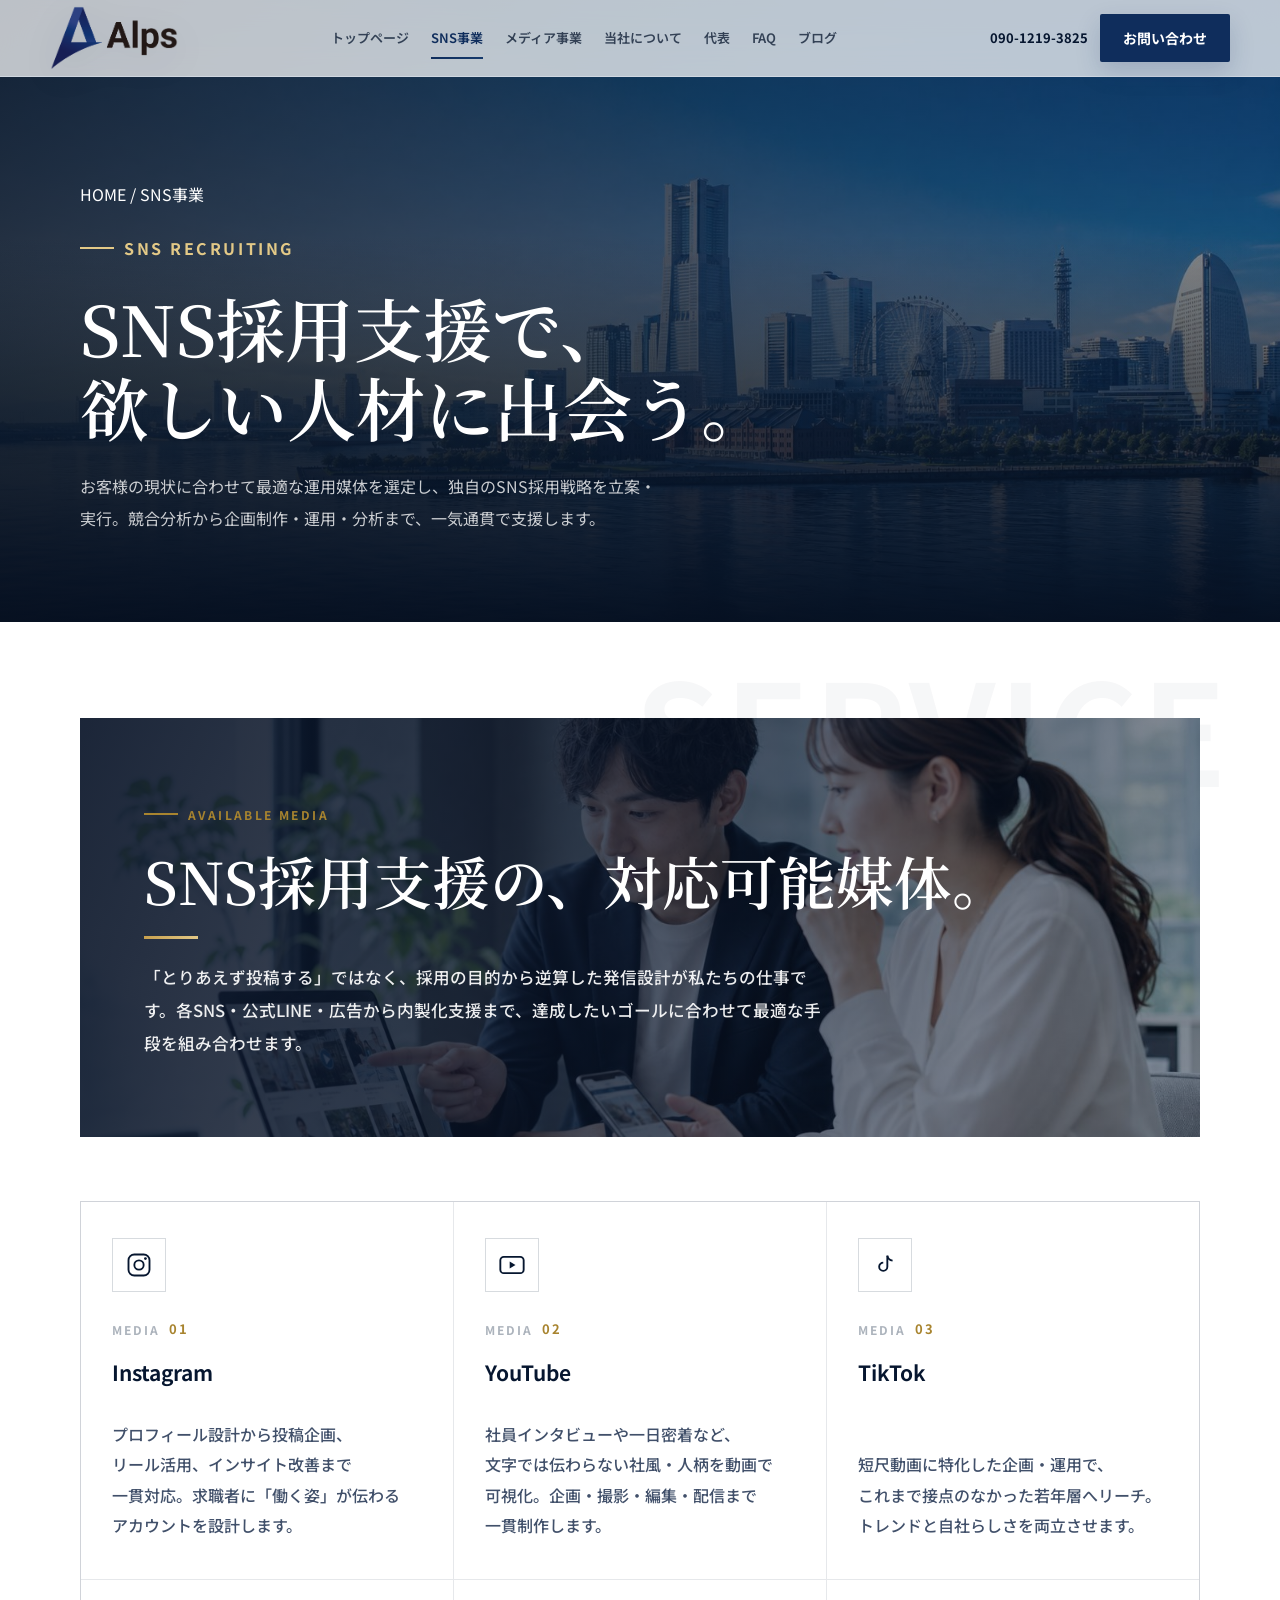
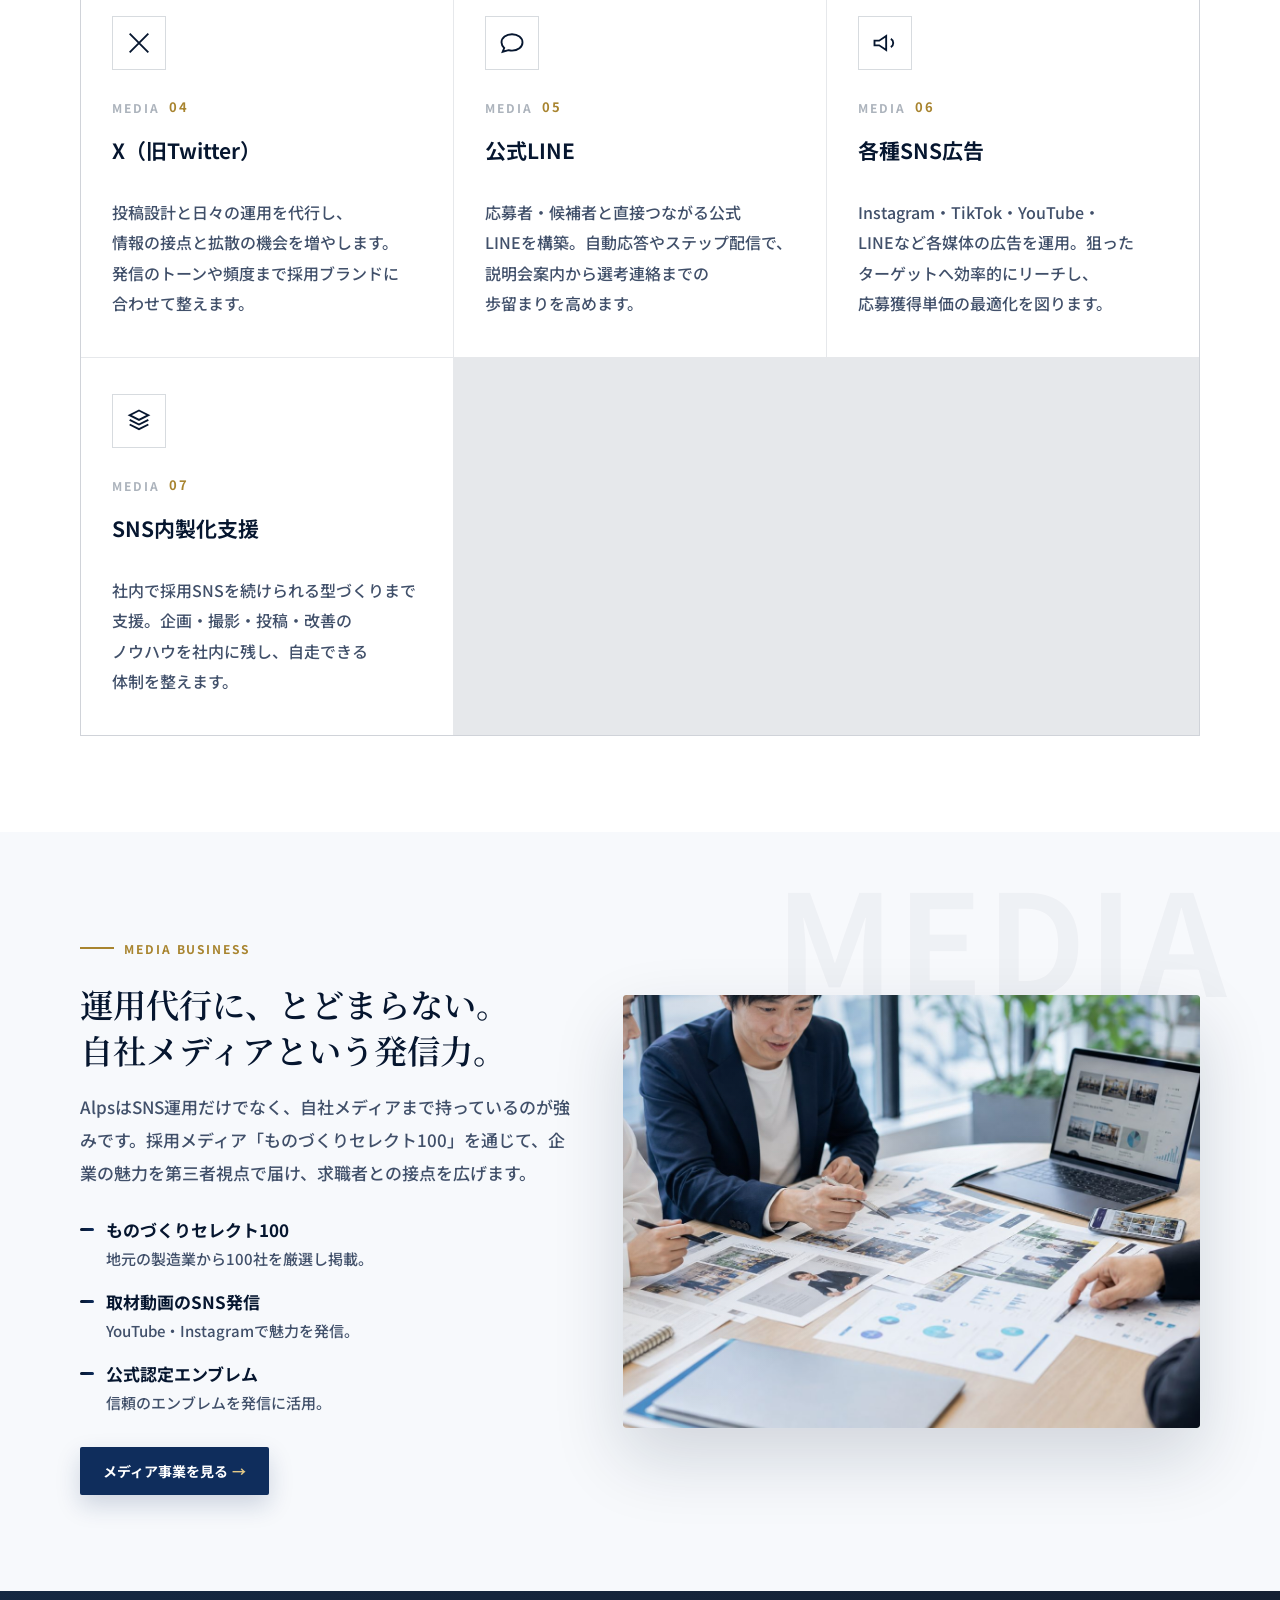
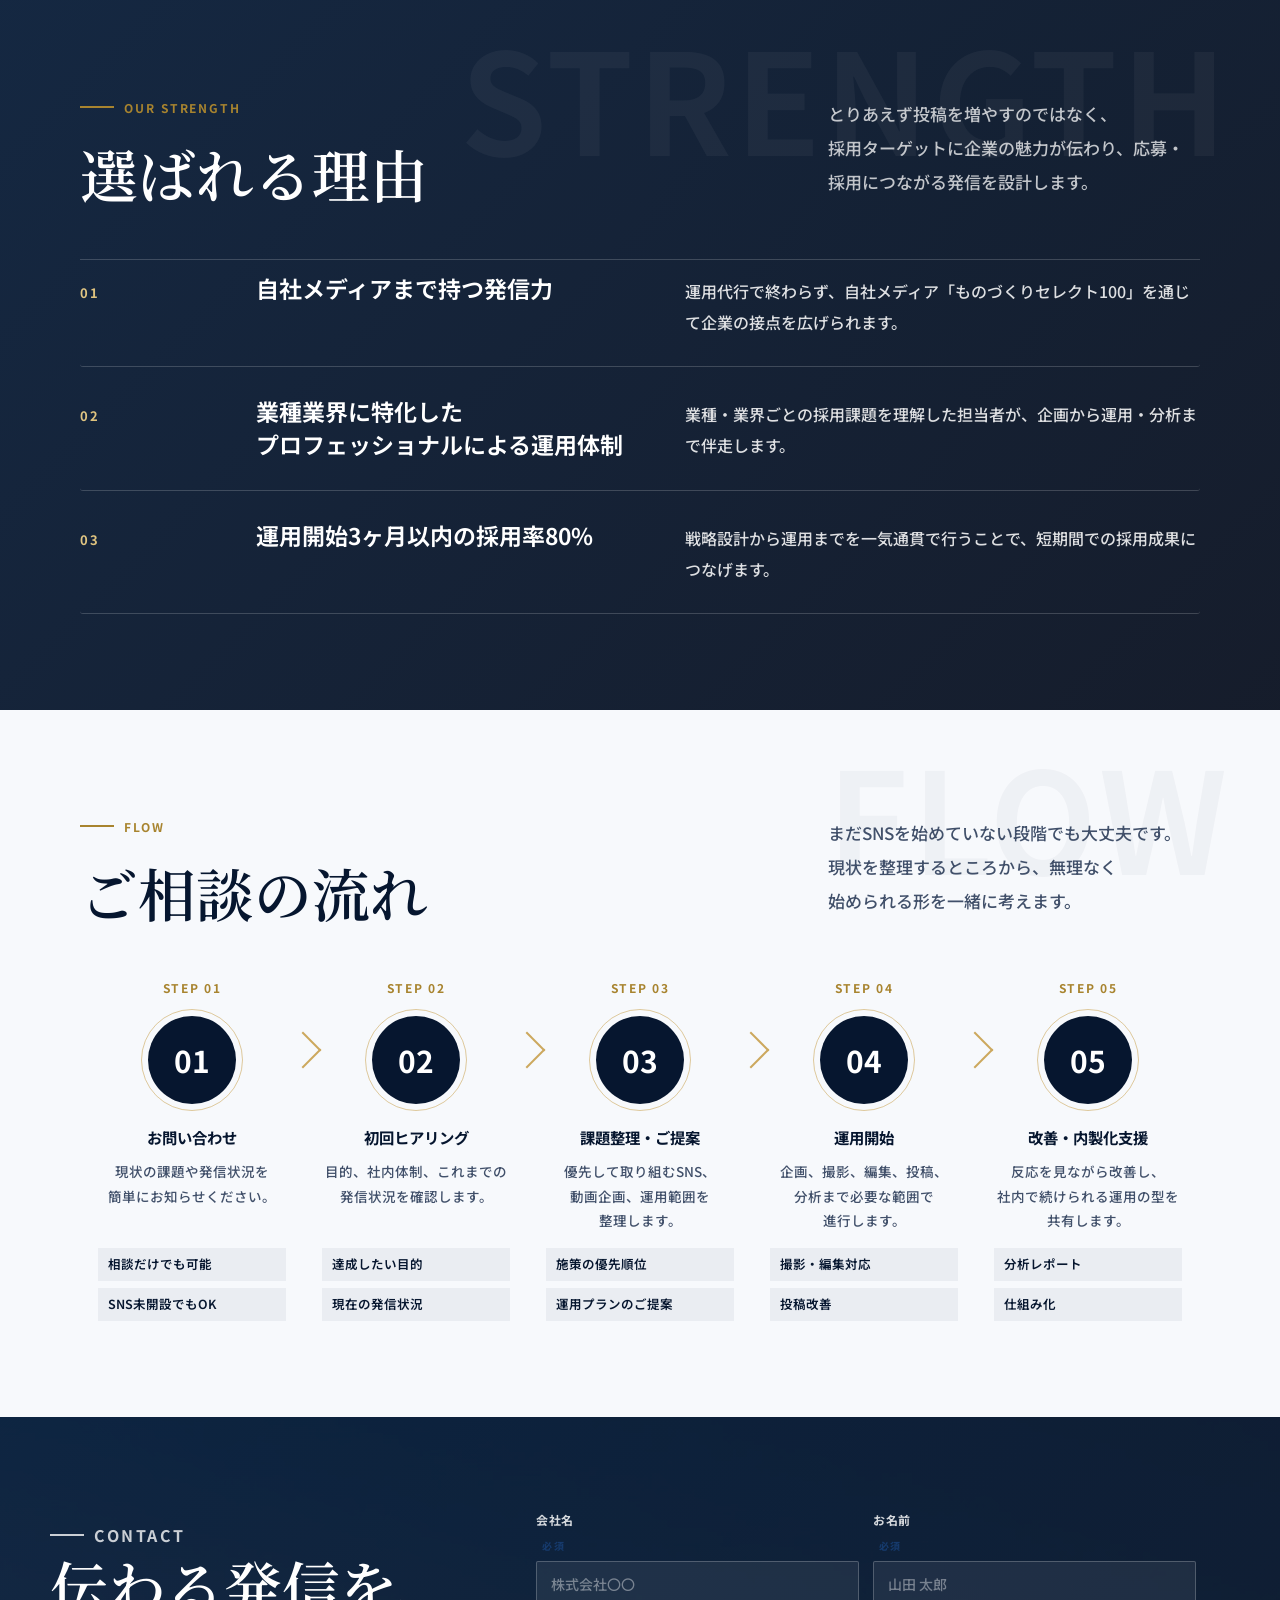
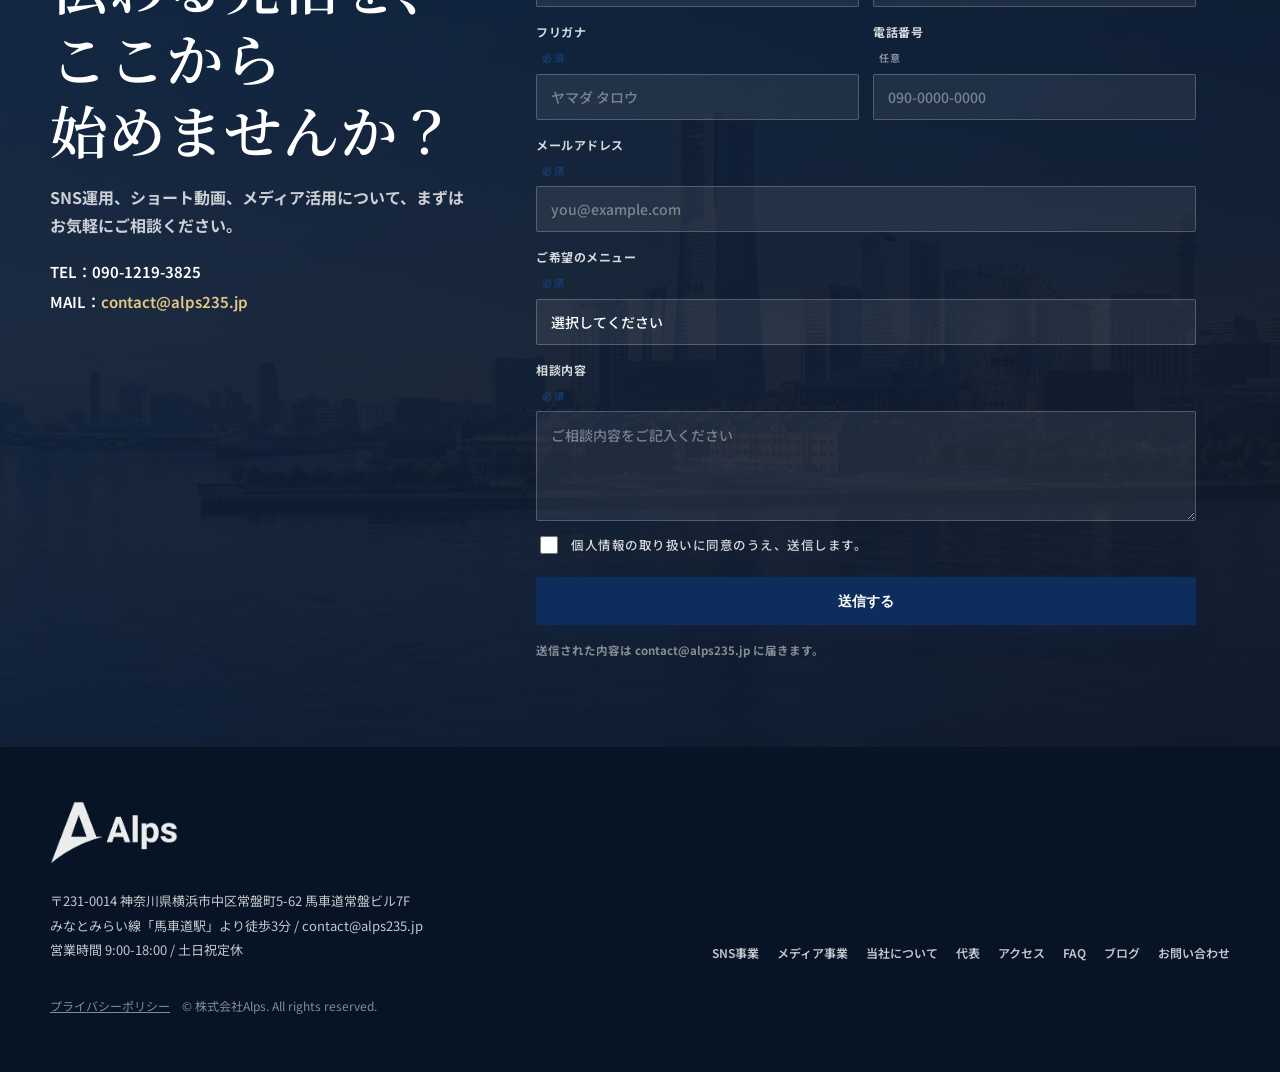
<file: after/work.html>
<!doctype html>
<html lang="ja">
<head>
<meta name="robots" content="noindex,nofollow">
  <meta charset="utf-8">
  <meta name="viewport" content="width=device-width, initial-scale=1">
  <title>事業紹介｜株式会社Alps｜SNSウェブマーケティング</title>
  <meta name="description" content="定額ショート動画、Instagram・TikTok・X運用、SNSタレントキャスティング、内製化支援まで。株式会社AlpsのSNSウェブマーケティング支援をご紹介します。">
  <link rel="preconnect" href="https://fonts.googleapis.com">
  <link rel="preconnect" href="https://fonts.gstatic.com" crossorigin>
  <link href="https://fonts.googleapis.com/css2?family=Noto+Sans+JP:wght@400;500;600;700;900&family=Noto+Serif+JP:wght@500;600;700;900&display=swap" rel="stylesheet">
  <link rel="stylesheet" href="alps.css">
  <script>document.documentElement.classList.add('js');</script>

<link rel="canonical" href="work.html">
<meta property="og:type" content="website">
<meta property="og:site_name" content="株式会社Alps">
<meta property="og:title" content="事業紹介｜株式会社Alps｜SNSウェブマーケティング">
<meta property="og:description" content="定額ショート動画、Instagram・TikTok・X運用、SNSタレントキャスティング、内製化支援まで。株式会社AlpsのSNSウェブマーケティング支援をご紹介します。">
<meta property="og:url" content="https://alpssns.com/work/">
<meta property="og:image" content="assets/hero-minatomirai.jpg">
<meta name="twitter:card" content="summary_large_image">
<link rel="icon" href="https://alpssns.com/wp-content/uploads/2025/09/cropped-2b76fde2a64d796f07b5e4de11cb1e52-32x32.jpg" sizes="32x32" />
<link rel="icon" href="https://alpssns.com/wp-content/uploads/2025/09/cropped-2b76fde2a64d796f07b5e4de11cb1e52-192x192.jpg" sizes="192x192" />
<link rel="apple-touch-icon" href="https://alpssns.com/wp-content/uploads/2025/09/cropped-2b76fde2a64d796f07b5e4de11cb1e52-180x180.jpg" />
</head>
<body>

  <header class="site-header">
    <div class="header-inner">
      <a class="brand brand-logo-link" href="index.html" aria-label="株式会社Alps ホーム">
        <img class="brand-logo" src="assets/alps-logo-full.png" alt="株式会社Alps">
      </a>
      <nav class="nav" aria-label="主要メニュー">
        <a href="index.html">トップページ</a>
        <a href="work.html">SNS事業</a>
        <a href="special.html">メディア事業</a>
        <a href="about.html">当社について</a>
        <a href="owner.html">代表</a>
        <a href="faq.html">FAQ</a>
        <a href="https://alpssns.com/blog/">ブログ</a>
      </nav>
      <div class="header-actions">
        <a class="tel" href="tel:09012193825">090-1219-3825</a>
        <a class="btn btn-primary" href="index.html#contact">お問い合わせ</a>
      </div>
      <button class="nav-toggle" type="button" aria-label="メニューを開く" aria-expanded="false" aria-controls="mobileNav">
        <span></span><span></span><span></span>
      </button>
    </div>
    <nav class="mobile-nav" id="mobileNav" aria-label="モバイルメニュー">
      <a href="index.html">トップページ</a>
      <a href="work.html">SNS事業</a>
      <a href="special.html">メディア事業</a>
      <a href="about.html">当社について</a>
      <a href="owner.html">代表</a>
      <a href="faq.html">FAQ</a>
        <a href="https://alpssns.com/blog/">ブログ</a>
      <a class="mobile-nav__cta" href="index.html#contact">お問い合わせ</a>
      <a class="mobile-nav__tel" href="tel:09012193825">090-1219-3825</a>
    </nav>
  </header>

  <main>
    <section class="page-hero" data-screen-label="事業紹介ヒーロー">
      <div class="container">
        <nav class="breadcrumb" aria-label="パンくず"><a href="index.html">HOME</a> <span>/</span> <span>SNS事業</span></nav>
        <p class="eyebrow" style="color:#e3c987;">SNS Recruiting</p>
        <h1>SNS採用支援で、<br>欲しい人材に出会う。</h1>
        <p>お客様の現状に合わせて最適な運用媒体を選定し、独自のSNS採用戦略を立案・実行。競合分析から企画制作・運用・分析まで、一気通貫で支援します。</p>
      </div>
    </section>

    <section class="section" data-kicker="SERVICE" data-screen-label="サービス一覧">
      <div class="container">
        <div class="band-head reveal">
          <img class="band-head__media" src="assets/photo-sns-meeting.jpg" alt="">
          <p class="eyebrow">Available Media</p>
          <h2 class="section-title">SNS採用支援の、対応可能媒体。</h2>
          <p class="band-lead">「とりあえず投稿する」ではなく、採用の目的から逆算した発信設計が私たちの仕事です。各SNS・公式LINE・広告から内製化支援まで、達成したいゴールに合わせて最適な手段を組み合わせます。</p>
        </div>
        <div class="grid grid-3 service-grid reveal">
          <article class="service-item card">
            <div class="service-icon" aria-hidden="true"><svg viewBox="0 0 24 24" fill="none" stroke="currentColor" stroke-width="1.6"><rect x="3" y="3" width="18" height="18" rx="5"/><circle cx="12" cy="12" r="4"/><circle cx="17.5" cy="6.5" r="1.2" fill="currentColor" stroke="none"/></svg></div>
            <span class="card-number">MEDIA <em>01</em></span>
            <h3>Instagram</h3>
            <p>プロフィール設計から投稿企画、リール活用、インサイト改善まで一貫対応。求職者に「働く姿」が伝わるアカウントを設計します。</p>
          </article>
          <article class="service-item card">
            <div class="service-icon" aria-hidden="true"><svg viewBox="0 0 24 24" fill="none" stroke="currentColor" stroke-width="1.6"><rect x="2" y="5" width="20" height="14" rx="3"/><path d="M10 9l5 3-5 3z" fill="currentColor" stroke="none"/></svg></div>
            <span class="card-number">MEDIA <em>02</em></span>
            <h3>YouTube</h3>
            <p>社員インタビューや一日密着など、文字では伝わらない社風・人柄を動画で可視化。企画・撮影・編集・配信まで一貫制作します。</p>
          </article>
          <article class="service-item card">
            <div class="service-icon" aria-hidden="true"><svg viewBox="0 0 24 24" fill="none" stroke="currentColor" stroke-width="1.6"><path d="M14 4v9.5a3.5 3.5 0 1 1-3.5-3.5"/><path d="M14 4c.5 2.5 2 4 4.5 4.3"/></svg></div>
            <span class="card-number">MEDIA <em>03</em></span>
            <h3>TikTok</h3>
            <p>短尺動画に特化した企画・運用で、これまで接点のなかった若年層へリーチ。トレンドと自社らしさを両立させます。</p>
          </article>
          <article class="service-item card">
            <div class="service-icon" aria-hidden="true"><svg viewBox="0 0 24 24" fill="none" stroke="currentColor" stroke-width="1.6"><path d="M4 4l16 16M20 4L4 20"/></svg></div>
            <span class="card-number">MEDIA <em>04</em></span>
            <h3>X（旧Twitter）</h3>
            <p>投稿設計と日々の運用を代行し、情報の接点と拡散の機会を増やします。発信のトーンや頻度まで採用ブランドに合わせて整えます。</p>
          </article>
          <article class="service-item card">
            <div class="service-icon" aria-hidden="true"><svg viewBox="0 0 24 24" fill="none" stroke="currentColor" stroke-width="1.6"><path d="M21 11.5c0 4-4 7-9 7-1 0-2-.1-3-.4L4 19.5l1.3-3.2A6.8 6.8 0 0 1 3 11.5c0-4 4-7 9-7s9 3 9 7z"/></svg></div>
            <span class="card-number">MEDIA <em>05</em></span>
            <h3>公式LINE</h3>
            <p>応募者・候補者と直接つながる公式LINEを構築。自動応答やステップ配信で、説明会案内から選考連絡までの歩留まりを高めます。</p>
          </article>
          <article class="service-item card">
            <div class="service-icon" aria-hidden="true"><svg viewBox="0 0 24 24" fill="none" stroke="currentColor" stroke-width="1.6"><path d="M3 10v4h4l6 4V6l-6 4H3z"/><path d="M17 8.5a4 4 0 0 1 0 7"/></svg></div>
            <span class="card-number">MEDIA <em>06</em></span>
            <h3>各種SNS広告</h3>
            <p>Instagram・TikTok・YouTube・LINEなど各媒体の広告を運用。狙ったターゲットへ効率的にリーチし、応募獲得単価の最適化を図ります。</p>
          </article>
          <article class="service-item card">
            <div class="service-icon" aria-hidden="true"><svg viewBox="0 0 24 24" fill="none" stroke="currentColor" stroke-width="1.6"><path d="M12 3l8 4-8 4-8-4 8-4z"/><path d="M4 11l8 4 8-4M4 15l8 4 8-4"/></svg></div>
            <span class="card-number">MEDIA <em>07</em></span>
            <h3>SNS内製化支援</h3>
            <p>社内で採用SNSを続けられる型づくりまで支援。企画・撮影・投稿・改善のノウハウを社内に残し、自走できる体制を整えます。</p>
          </article>
        </div>
      </div>
    </section>

    <section class="section section-soft" data-kicker="MEDIA" data-screen-label="メディア事業への誘導">
      <div class="container">
        <div class="media-feature reveal">
          <div class="media-feature-body">
            <p class="eyebrow">Media Business</p>
            <h3 class="media-feature-title">運用代行に、とどまらない。自社メディアという発信力。</h3>
            <p class="media-feature-lead">AlpsはSNS運用だけでなく、自社メディアまで持っているのが強みです。採用メディア「<span class="nw">ものづくり</span><wbr><span class="nw">セレクト100</span>」を通じて、企業の魅力を第三者視点で届け、求職者との接点を広げます。</p>
            <ul class="media-list">
              <li><strong>ものづくりセレクト100</strong><span>地元の製造業から100社を厳選し掲載。</span></li>
              <li><strong>取材動画のSNS発信</strong><span>YouTube・Instagramで魅力を発信。</span></li>
              <li><strong>公式認定エンブレム</strong><span>信頼のエンブレムを発信に活用。</span></li>
            </ul>
            <a class="btn btn-primary" href="special.html">メディア事業を見る <em aria-hidden="true">→</em></a>
          </div>
          <div class="media-feature-visual">
            <img src="assets/photo-media-planning.jpg" alt="メディア事業の企画・編集">
          </div>
        </div>
      </div>
    </section>

    <section class="section section-dark" data-kicker="STRENGTH" data-screen-label="選ばれる理由">
      <div class="container">
        <div class="section-head reveal">
          <div>
            <p class="eyebrow">Our Strength</p>
            <h2 class="section-title">選ばれる理由</h2>
          </div>
          <p class="section-copy">とりあえず投稿を増やすのではなく、採用ターゲットに企業の魅力が伝わり、応募・採用につながる発信を設計します。</p>
        </div>
        <div class="reason-list">
          <article class="reason-item reveal"><span class="num">01</span><h3>自社メディアまで持つ発信力</h3><p>運用代行で終わらず、自社メディア「<span class="nw">ものづくり</span><wbr><span class="nw">セレクト100</span>」を通じて企業の接点を広げられます。</p></article>
          <article class="reason-item reveal"><span class="num">02</span><h3>業種業界に特化したプロフェッショナルによる運用体制</h3><p>業種・業界ごとの採用課題を理解した担当者が、企画から運用・分析まで伴走します。</p></article>
          <article class="reason-item reveal"><span class="num">03</span><h3>運用開始3ヶ月以内の採用率80%</h3><p>戦略設計から運用までを一気通貫で行うことで、短期間での採用成果につなげます。</p></article>
        </div>
      </div>
    </section>

    <section class="section section-soft" data-kicker="FLOW" data-screen-label="ご相談の流れ">
      <div class="container">
        <div class="section-head reveal">
          <div>
            <p class="eyebrow">Flow</p>
            <h2 class="section-title">ご相談の流れ</h2>
          </div>
          <p class="section-copy">まだSNSを始めていない段階でも大丈夫です。現状を整理するところから、無理なく始められる形を一緒に考えます。</p>
        </div>
        <div class="flow">
          <article class="flow-item reveal"><span class="flow-step">STEP 01</span><span class="flow-badge">01</span><h3>お問い合わせ</h3><p>現状の課題や発信状況を簡単にお知らせください。</p><ul><li>相談だけでも可能</li><li>SNS未開設でもOK</li></ul></article>
          <article class="flow-item reveal"><span class="flow-step">STEP 02</span><span class="flow-badge">02</span><h3>初回ヒアリング</h3><p>目的、社内体制、これまでの発信状況を確認します。</p><ul><li>達成したい目的</li><li>現在の発信状況</li></ul></article>
          <article class="flow-item reveal"><span class="flow-step">STEP 03</span><span class="flow-badge">03</span><h3>課題整理・ご提案</h3><p>優先して取り組むSNS、動画企画、運用範囲を整理します。</p><ul><li>施策の優先順位</li><li>運用プランのご提案</li></ul></article>
          <article class="flow-item reveal"><span class="flow-step">STEP 04</span><span class="flow-badge">04</span><h3>運用開始</h3><p>企画、撮影、編集、投稿、分析まで必要な範囲で進行します。</p><ul><li>撮影・編集対応</li><li>投稿改善</li></ul></article>
          <article class="flow-item reveal"><span class="flow-step">STEP 05</span><span class="flow-badge">05</span><h3>改善・内製化支援</h3><p>反応を見ながら改善し、社内で続けられる運用の型を共有します。</p><ul><li>分析レポート</li><li>仕組み化</li></ul></article>
        </div>
      </div>
    </section>

    <section class="cta" data-screen-label="お問い合わせ">
      <div class="cta-inner">
        <div class="contact-panel">
          <div class="reveal">
            <p class="eyebrow">Contact</p>
            <h2>伝わる発信を、ここから始めませんか？</h2>
            <p>SNS運用、ショート動画、メディア活用について、まずは<span class="nw">お気軽に</span>ご相談ください。</p>
            <p style="color:#fff;font-size:15px;font-weight:600;line-height:2;margin:18px 0 0;">TEL：<a href="tel:09012193825" style="color:#fff;">090-1219-3825</a><br>MAIL：<a href="mailto:contact@alps235.jp" style="color:var(--gold-soft);">contact@alps235.jp</a></p>
          </div>
          <form class="contact-form reveal" action="#" onsubmit="return false" method="POST">
            <input type="hidden" name="action" value="alps_contact">
            <input type="text" name="_honey" style="display:none">
            <div class="cf-row">
              <label>会社名<span class="req">必須</span><input type="text" name="company" required placeholder="株式会社〇〇"></label>
              <label>お名前<span class="req">必須</span><input type="text" name="fullname" required placeholder="山田 太郎"></label>
            </div>
            <div class="cf-row">
              <label>フリガナ<span class="req">必須</span><input type="text" name="kana" required placeholder="ヤマダ タロウ"></label>
              <label>電話番号<span class="opt">任意</span><input type="tel" name="tel" placeholder="090-0000-0000"></label>
            </div>
            <label>メールアドレス<span class="req">必須</span><input type="email" name="email" required placeholder="you@example.com"></label>
            <label>ご希望のメニュー<span class="req">必須</span>
              <select name="menu" required>
                <option value="" disabled selected>選択してください</option>
                <option>SNS採用支援</option>
                <option>ものづくりセレクト100（メディア掲載）</option>
                <option>その他・ご相談</option>
              </select>
            </label>
            <label>相談内容<span class="req">必須</span><textarea name="message" required placeholder="ご相談内容をご記入ください"></textarea></label>
            <label class="cf-check"><input type="checkbox" name="agree" required> <span>個人情報の取り扱いに同意のうえ、送信します。</span></label>
            <button class="btn btn-primary" type="submit">送信する</button>
            <p class="cf-note">送信された内容は contact@alps235.jp に届きます。</p>
          </form>
        </div>
      </div>
    </section>
  </main>

  <footer class="footer">
    <div class="footer-inner">
      <div>
        <a class="brand brand-logo-link" href="index.html" aria-label="株式会社Alps ホーム">
          <img class="brand-logo" src="assets/alps-logo-full.png" alt="株式会社Alps" style="filter:brightness(0) invert(1);opacity:.92;">
        </a>
        <p>〒231-0014 神奈川県横浜市中区常盤町5-62 <span class="nw">馬車道常盤ビル7F</span><br>みなとみらい線「馬車道駅」より徒歩3分 / contact@alps235.jp<br>営業時間 9:00-18:00 / 土日祝定休</p>
      </div>
      <nav class="footer-links" aria-label="フッターメニュー">
        <a href="work.html">SNS事業</a>
        <a href="special.html">メディア事業</a>
        <a href="about.html">当社について</a>
        <a href="owner.html">代表</a>
        <a href="https://alpssns.com/access/">アクセス</a>
        <a href="faq.html">FAQ</a>
        <a href="https://alpssns.com/blog/">ブログ</a>
        <a href="index.html#contact">お問い合わせ</a>
      </nav>
    </div>
    <p style="width:min(var(--max),calc(100% - 40px));margin:32px auto 0;font-size:12px;color:rgba(255,255,255,.5);"><a href="https://alpssns.com/privacy/" style="color:inherit;text-decoration:underline;">プライバシーポリシー</a>　© 株式会社Alps. All rights reserved.</p>
  </footer>

  <script src="app.js"></script>
</body>
</html>
</file>
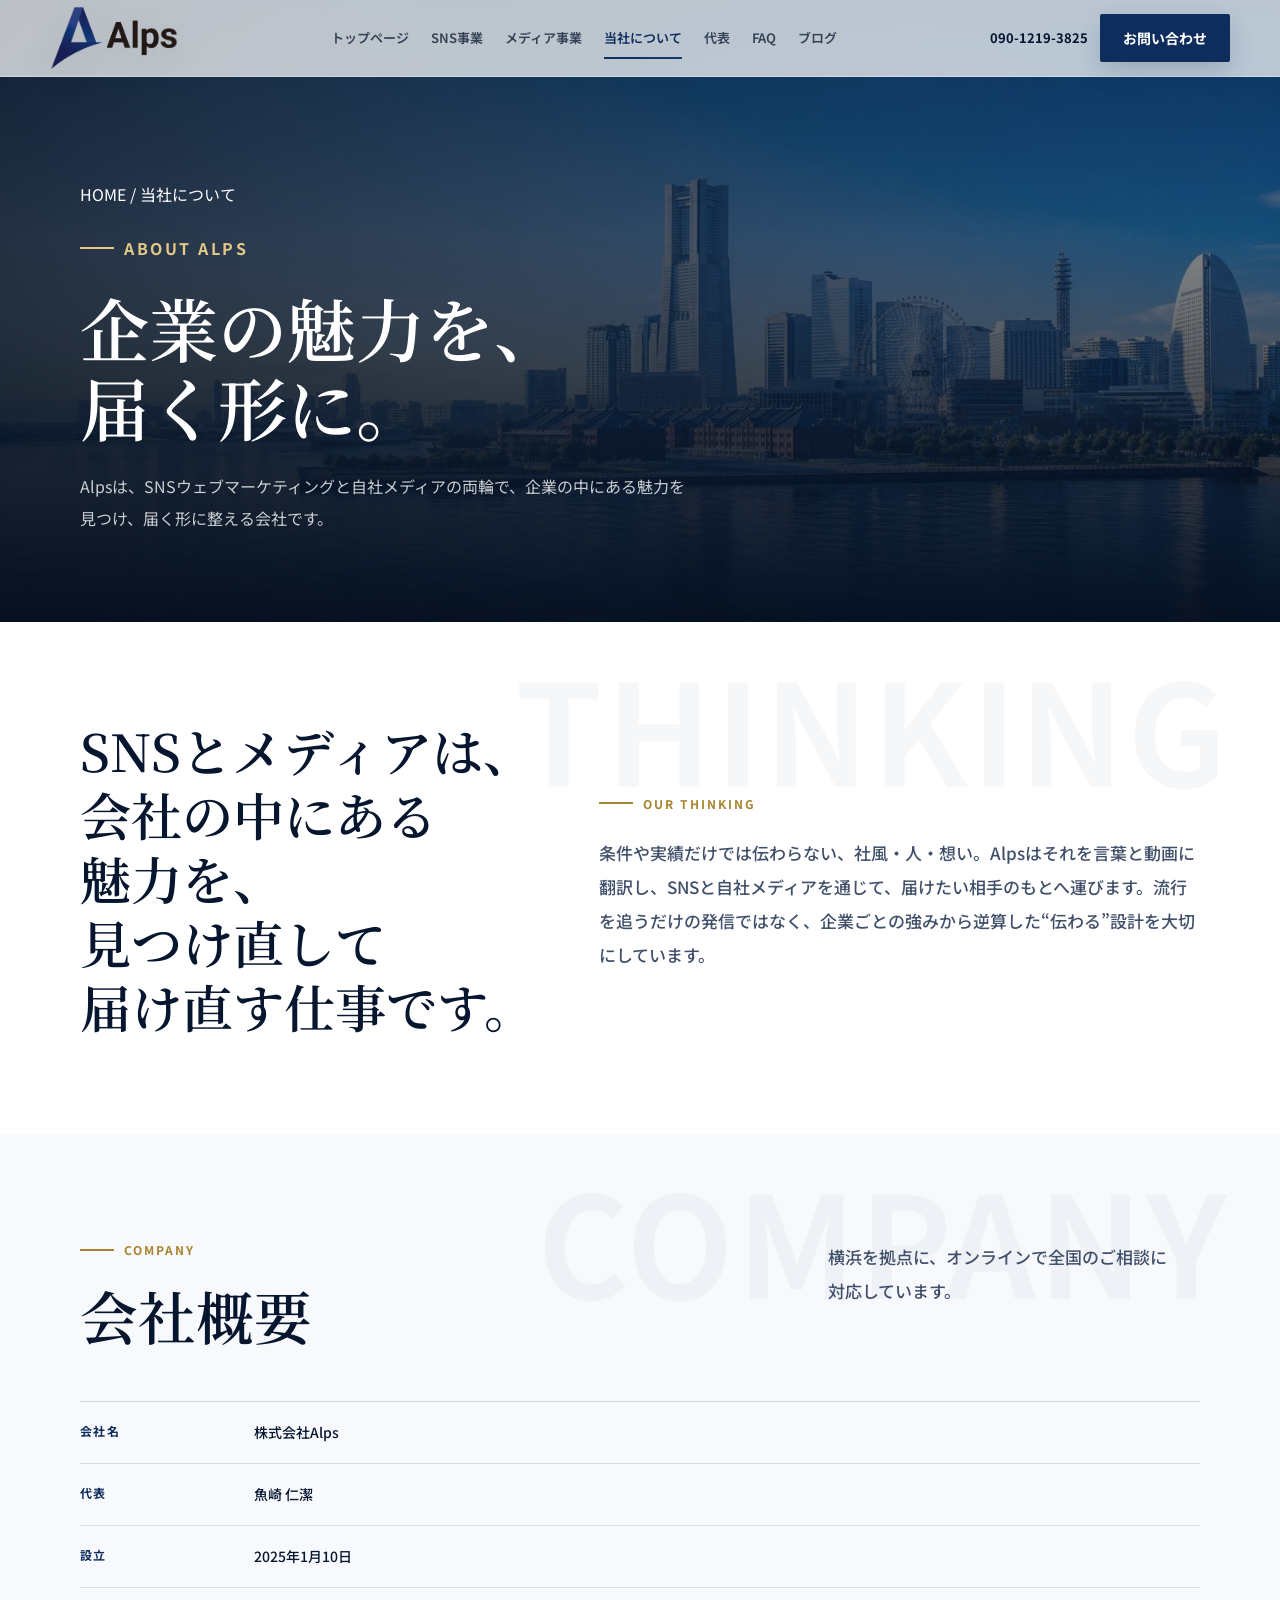
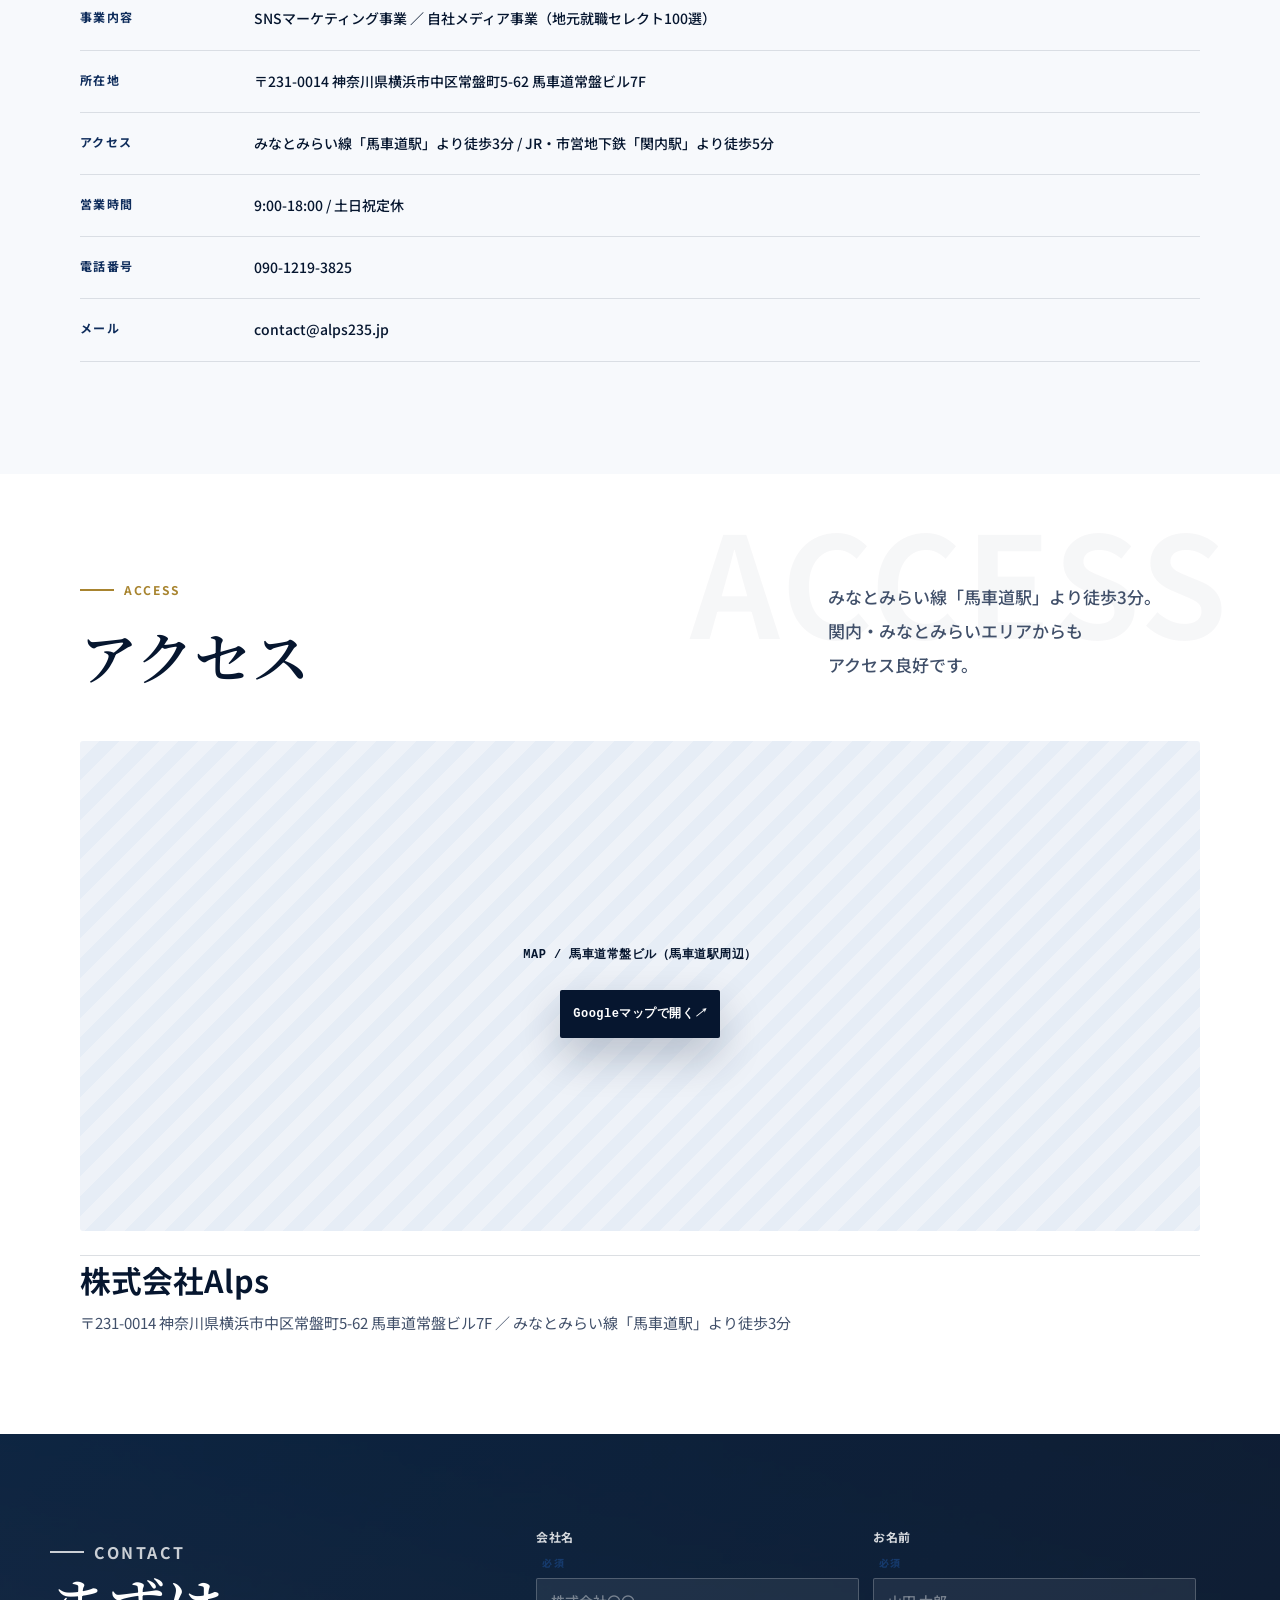
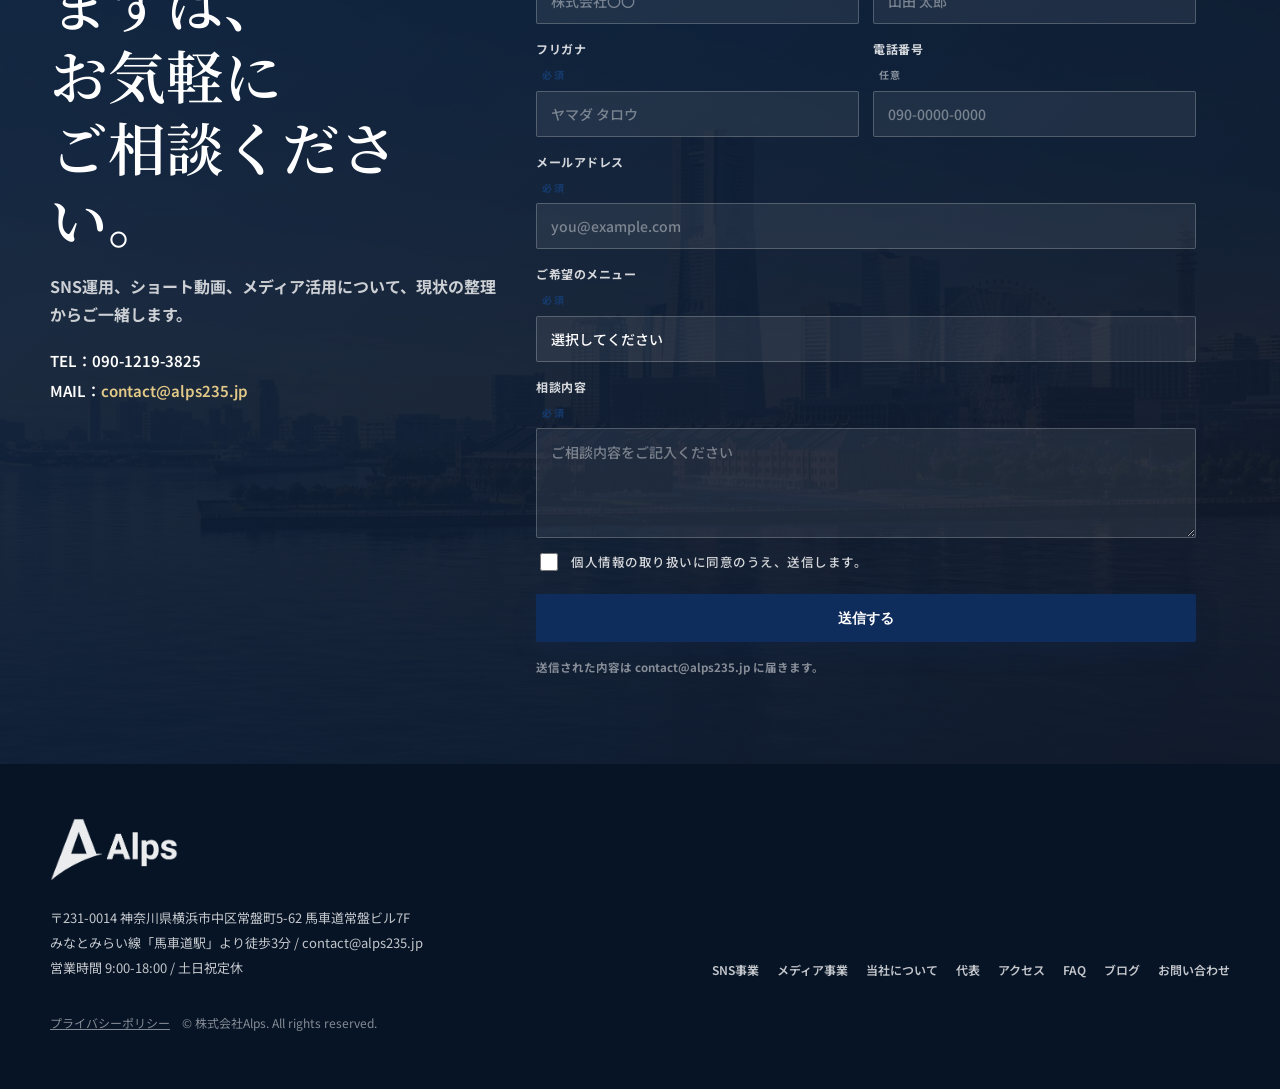
<file: before/about.html>
<!doctype html>
<html lang="ja">
<head>
<meta name="robots" content="noindex,nofollow">
  <meta charset="utf-8">
  <meta name="viewport" content="width=device-width, initial-scale=1">
  <title>当社について｜株式会社Alps</title>
  <meta name="description" content="株式会社Alpsの考え方、会社概要、アクセス。横浜を拠点に、SNSウェブマーケティングと自社メディアで企業の魅力を届けます。">
  <link rel="preconnect" href="https://fonts.googleapis.com">
  <link rel="preconnect" href="https://fonts.gstatic.com" crossorigin>
  <link href="https://fonts.googleapis.com/css2?family=Noto+Sans+JP:wght@400;500;600;700;900&family=Noto+Serif+JP:wght@500;600;700;900&display=swap" rel="stylesheet">
  <link rel="stylesheet" href="alps.css">
  <script>document.documentElement.classList.add('js');</script>

<link rel="canonical" href="about.html">
<meta property="og:type" content="website">
<meta property="og:site_name" content="株式会社Alps">
<meta property="og:title" content="当社について｜株式会社Alps">
<meta property="og:description" content="株式会社Alpsの考え方、会社概要、アクセス。横浜を拠点に、SNSウェブマーケティングと自社メディアで企業の魅力を届けます。">
<meta property="og:url" content="https://alpssns.com/about/">
<meta property="og:image" content="assets/hero-minatomirai.jpg">
<meta name="twitter:card" content="summary_large_image">
<link rel="icon" href="https://alpssns.com/wp-content/uploads/2025/09/cropped-2b76fde2a64d796f07b5e4de11cb1e52-32x32.jpg" sizes="32x32" />
<link rel="icon" href="https://alpssns.com/wp-content/uploads/2025/09/cropped-2b76fde2a64d796f07b5e4de11cb1e52-192x192.jpg" sizes="192x192" />
<link rel="apple-touch-icon" href="https://alpssns.com/wp-content/uploads/2025/09/cropped-2b76fde2a64d796f07b5e4de11cb1e52-180x180.jpg" />
</head>
<body>

  <header class="site-header">
    <div class="header-inner">
      <a class="brand brand-logo-link" href="index.html" aria-label="株式会社Alps ホーム">
        <img class="brand-logo" src="assets/alps-logo-full.png" alt="株式会社Alps">
      </a>
      <nav class="nav" aria-label="主要メニュー">
        <a href="index.html">トップページ</a>
        <a href="work.html">SNS事業</a>
        <a href="special.html">メディア事業</a>
        <a href="about.html">当社について</a>
        <a href="owner.html">代表</a>
        <a href="faq.html">FAQ</a>
        <a href="https://alpssns.com/blog/">ブログ</a>
      </nav>
      <div class="header-actions">
        <a class="tel" href="tel:09012193825">090-1219-3825</a>
        <a class="btn btn-primary" href="index.html#contact">お問い合わせ</a>
      </div>
      <button class="nav-toggle" type="button" aria-label="メニューを開く" aria-expanded="false" aria-controls="mobileNav">
        <span></span><span></span><span></span>
      </button>
    </div>
    <nav class="mobile-nav" id="mobileNav" aria-label="モバイルメニュー">
      <a href="index.html">トップページ</a>
      <a href="work.html">SNS事業</a>
      <a href="special.html">メディア事業</a>
      <a href="about.html">当社について</a>
      <a href="owner.html">代表</a>
      <a href="faq.html">FAQ</a>
        <a href="https://alpssns.com/blog/">ブログ</a>
      <a class="mobile-nav__cta" href="index.html#contact">お問い合わせ</a>
      <a class="mobile-nav__tel" href="tel:09012193825">090-1219-3825</a>
    </nav>
  </header>

  <main>
    <section class="page-hero" data-screen-label="会社案内ヒーロー">
      <div class="container">
        <nav class="breadcrumb" aria-label="パンくず"><a href="index.html">HOME</a> <span>/</span> <span>当社について</span></nav>
        <p class="eyebrow" style="color:#e3c987;">About Alps</p>
        <h1>企業の魅力を、<br>届く形に。</h1>
        <p>Alpsは、SNSウェブマーケティングと自社メディアの両輪で、企業の中にある魅力を見つけ、届く形に整える会社です。</p>
      </div>
    </section>

    <section class="section" data-kicker="THINKING" data-screen-label="考え方">
      <div class="container">
        <div class="philosophy reveal">
          <p class="large-text">SNSとメディアは、会社の中にある魅力を、見つけ直して届け直す仕事です。</p>
          <div>
            <p class="eyebrow">Our Thinking</p>
            <p style="color:var(--muted);font-size:17px;line-height:2;font-weight:500;margin:0;">条件や実績だけでは伝わらない、社風・人・想い。Alpsはそれを言葉と動画に翻訳し、SNSと自社メディアを通じて、届けたい相手のもとへ運びます。流行を追うだけの発信ではなく、企業ごとの強みから逆算した“伝わる”設計を大切にしています。</p>
          </div>
        </div>
      </div>
    </section>

    <section class="section section-soft" data-kicker="COMPANY" data-screen-label="会社概要">
      <div class="container">
        <div class="section-head reveal">
          <div>
            <p class="eyebrow">Company</p>
            <h2 class="section-title">会社概要</h2>
          </div>
          <p class="section-copy">横浜を拠点に、オンラインで全国のご相談に対応しています。</p>
        </div>
        <dl class="info-list reveal">
          <div class="info-row"><dt>会社名</dt><dd>株式会社Alps</dd></div>
          <div class="info-row"><dt>代表</dt><dd>魚崎 仁潔</dd></div>
          <div class="info-row"><dt>設立</dt><dd>2025年1月10日</dd></div>
          <div class="info-row"><dt>事業内容</dt><dd>SNSマーケティング事業 ／ 自社メディア事業（地元就職セレクト100選）</dd></div>
          <div class="info-row"><dt>所在地</dt><dd>〒231-0014 神奈川県横浜市中区常盤町5-62 馬車道常盤ビル7F</dd></div>
          <div class="info-row"><dt>アクセス</dt><dd>みなとみらい線「馬車道駅」より徒歩3分 / JR・市営地下鉄「関内駅」より徒歩5分</dd></div>
          <div class="info-row"><dt>営業時間</dt><dd>9:00-18:00 / 土日祝定休</dd></div>
          <div class="info-row"><dt>電話番号</dt><dd>090-1219-3825</dd></div>
          <div class="info-row"><dt>メール</dt><dd>contact@alps235.jp</dd></div>
        </dl>
      </div>
    </section>

    <section id="access" class="section" data-kicker="ACCESS" data-screen-label="アクセス">
      <div class="container">
        <div class="section-head reveal">
          <div>
            <p class="eyebrow">Access</p>
            <h2 class="section-title">アクセス</h2>
          </div>
          <p class="section-copy">みなとみらい線「馬車道駅」より徒歩3分。関内・みなとみらいエリアからもアクセス良好です。</p>
        </div>
        <article class="access-visual reveal">
          <a class="ph" href="https://maps.app.goo.gl/UFQj4jSJQhXTobn19" target="_blank" rel="noopener" style="aspect-ratio:16/7;border-radius:3px;display:flex;flex-direction:column;align-items:center;justify-content:center;gap:12px;text-decoration:none;color:var(--navy);" aria-label="Googleマップで株式会社Alpsの場所を見る">
            <span>MAP / 馬車道常盤ビル（馬車道駅周辺）</span>
            <span class="btn btn-dark" style="pointer-events:none;">Googleマップで開く <em aria-hidden="true">↗</em></span>
          </a>
          <div class="access-caption">
            <h3>株式会社Alps</h3>
            <p>〒231-0014 神奈川県横浜市中区常盤町5-62 馬車道常盤ビル7F ／ みなとみらい線「馬車道駅」より徒歩3分</p>
          </div>
        </article>
      </div>
    </section>

    <section class="cta" data-screen-label="お問い合わせ">
      <div class="cta-inner">
        <div class="contact-panel">
          <div class="reveal">
            <p class="eyebrow">Contact</p>
            <h2>まずは、お気軽にご相談ください。</h2>
            <p>SNS運用、ショート動画、メディア活用について、現状の整理からご一緒します。</p>
            <p style="color:#fff;font-size:15px;font-weight:600;line-height:2;margin:18px 0 0;">TEL：<a href="tel:09012193825" style="color:#fff;">090-1219-3825</a><br>MAIL：<a href="mailto:contact@alps235.jp" style="color:var(--gold-soft);">contact@alps235.jp</a></p>
          </div>
          <form class="contact-form reveal" action="#" onsubmit="return false" method="POST">
            <input type="hidden" name="action" value="alps_contact">
            <input type="text" name="_honey" style="display:none">
            <div class="cf-row">
              <label>会社名<span class="req">必須</span><input type="text" name="company" required placeholder="株式会社〇〇"></label>
              <label>お名前<span class="req">必須</span><input type="text" name="fullname" required placeholder="山田 太郎"></label>
            </div>
            <div class="cf-row">
              <label>フリガナ<span class="req">必須</span><input type="text" name="kana" required placeholder="ヤマダ タロウ"></label>
              <label>電話番号<span class="opt">任意</span><input type="tel" name="tel" placeholder="090-0000-0000"></label>
            </div>
            <label>メールアドレス<span class="req">必須</span><input type="email" name="email" required placeholder="you@example.com"></label>
            <label>ご希望のメニュー<span class="req">必須</span>
              <select name="menu" required>
                <option value="" disabled selected>選択してください</option>
                <option>SNS採用支援</option>
                <option>地元就職セレクト100選（メディア掲載）</option>
                <option>その他・ご相談</option>
              </select>
            </label>
            <label>相談内容<span class="req">必須</span><textarea name="message" required placeholder="ご相談内容をご記入ください"></textarea></label>
            <label class="cf-check"><input type="checkbox" name="agree" required> <span>個人情報の取り扱いに同意のうえ、送信します。</span></label>
            <button class="btn btn-primary" type="submit">送信する</button>
            <p class="cf-note">送信された内容は contact@alps235.jp に届きます。</p>
          </form>
        </div>
      </div>
    </section>
  </main>

  <footer class="footer">
    <div class="footer-inner">
      <div>
        <a class="brand brand-logo-link" href="index.html" aria-label="株式会社Alps ホーム">
          <img class="brand-logo" src="assets/alps-logo-full.png" alt="株式会社Alps" style="filter:brightness(0) invert(1);opacity:.92;">
        </a>
        <p>〒231-0014 神奈川県横浜市中区常盤町5-62 馬車道常盤ビル7F<br>みなとみらい線「馬車道駅」より徒歩3分 / contact@alps235.jp<br>営業時間 9:00-18:00 / 土日祝定休</p>
      </div>
      <nav class="footer-links" aria-label="フッターメニュー">
        <a href="work.html">SNS事業</a>
        <a href="special.html">メディア事業</a>
        <a href="about.html">当社について</a>
        <a href="owner.html">代表</a>
        <a href="https://alpssns.com/access/">アクセス</a>
        <a href="faq.html">FAQ</a>
        <a href="https://alpssns.com/blog/">ブログ</a>
        <a href="index.html#contact">お問い合わせ</a>
      </nav>
    </div>
    <p style="width:min(var(--max),calc(100% - 40px));margin:32px auto 0;font-size:12px;color:rgba(255,255,255,.5);"><a href="https://alpssns.com/privacy/" style="color:inherit;text-decoration:underline;">プライバシーポリシー</a>　© 株式会社Alps. All rights reserved.</p>
  </footer>

  <script src="app.js"></script>
</body>
</html>
</file>
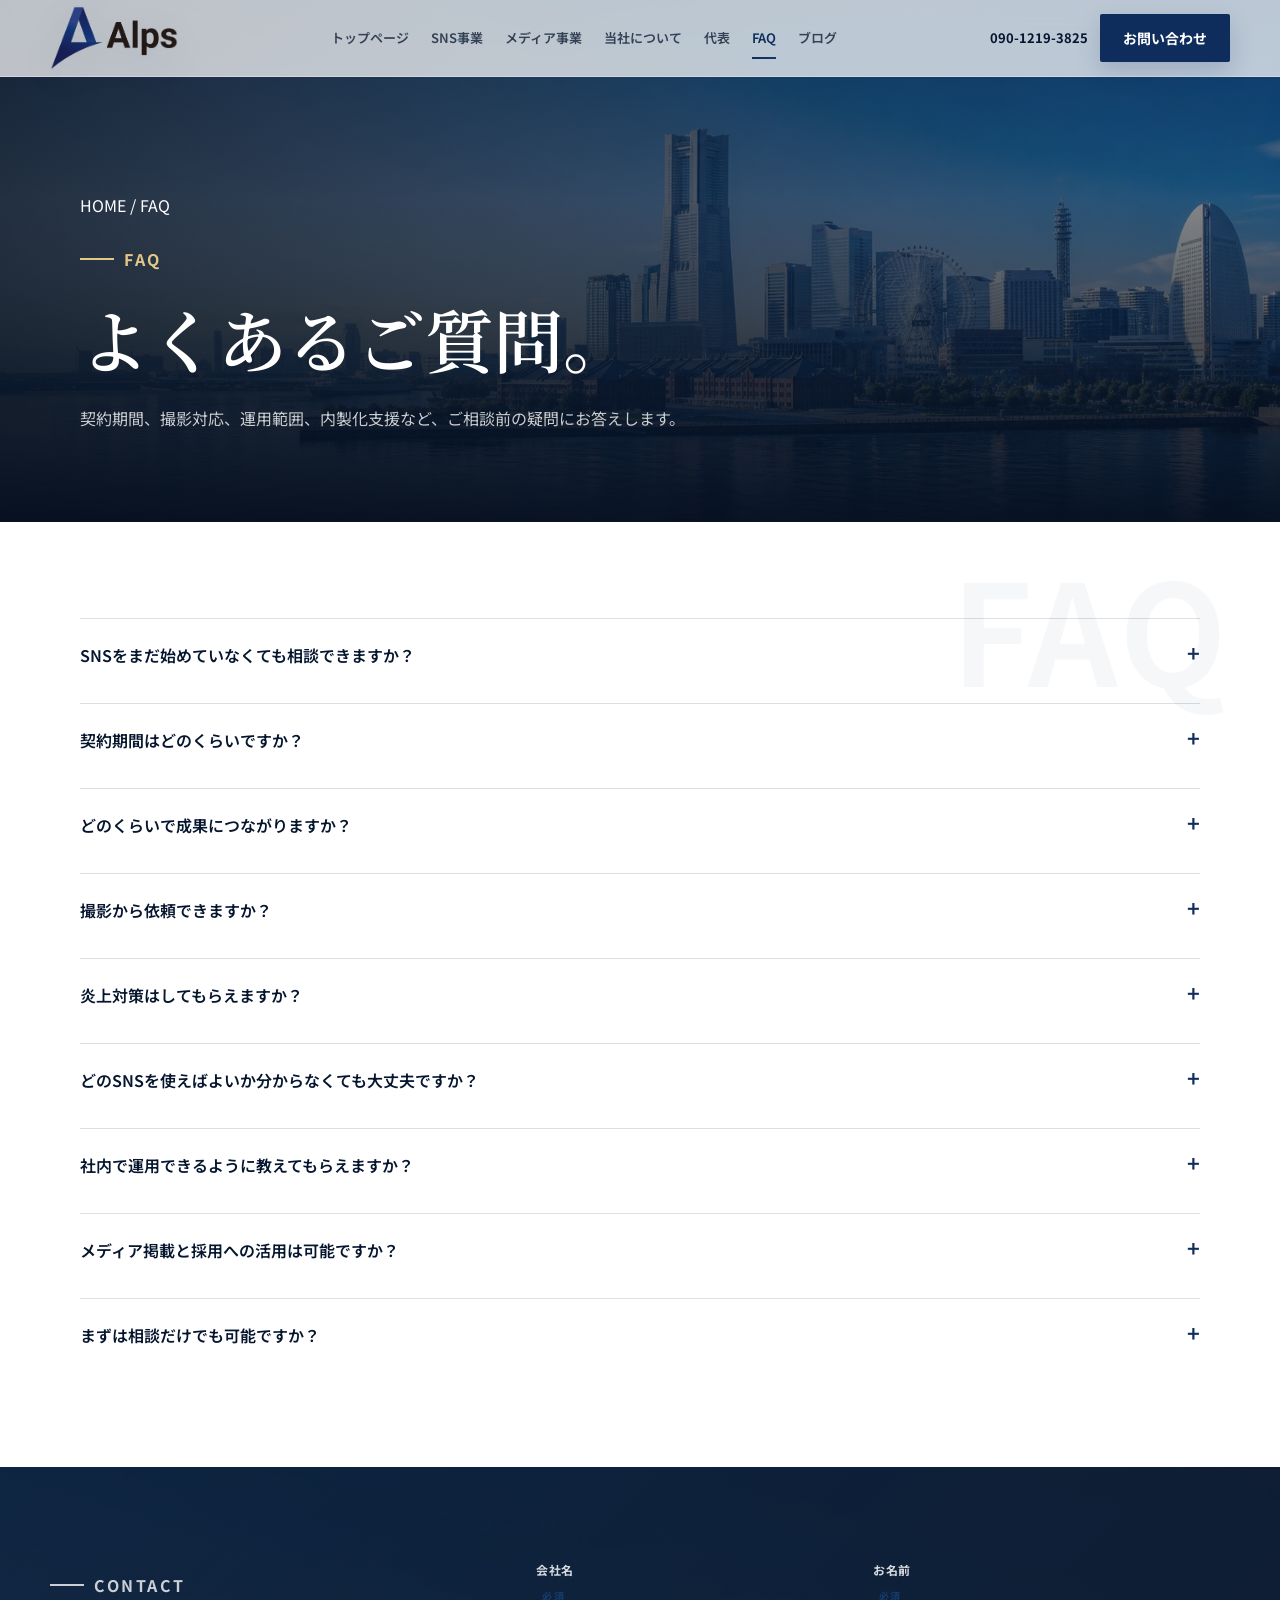
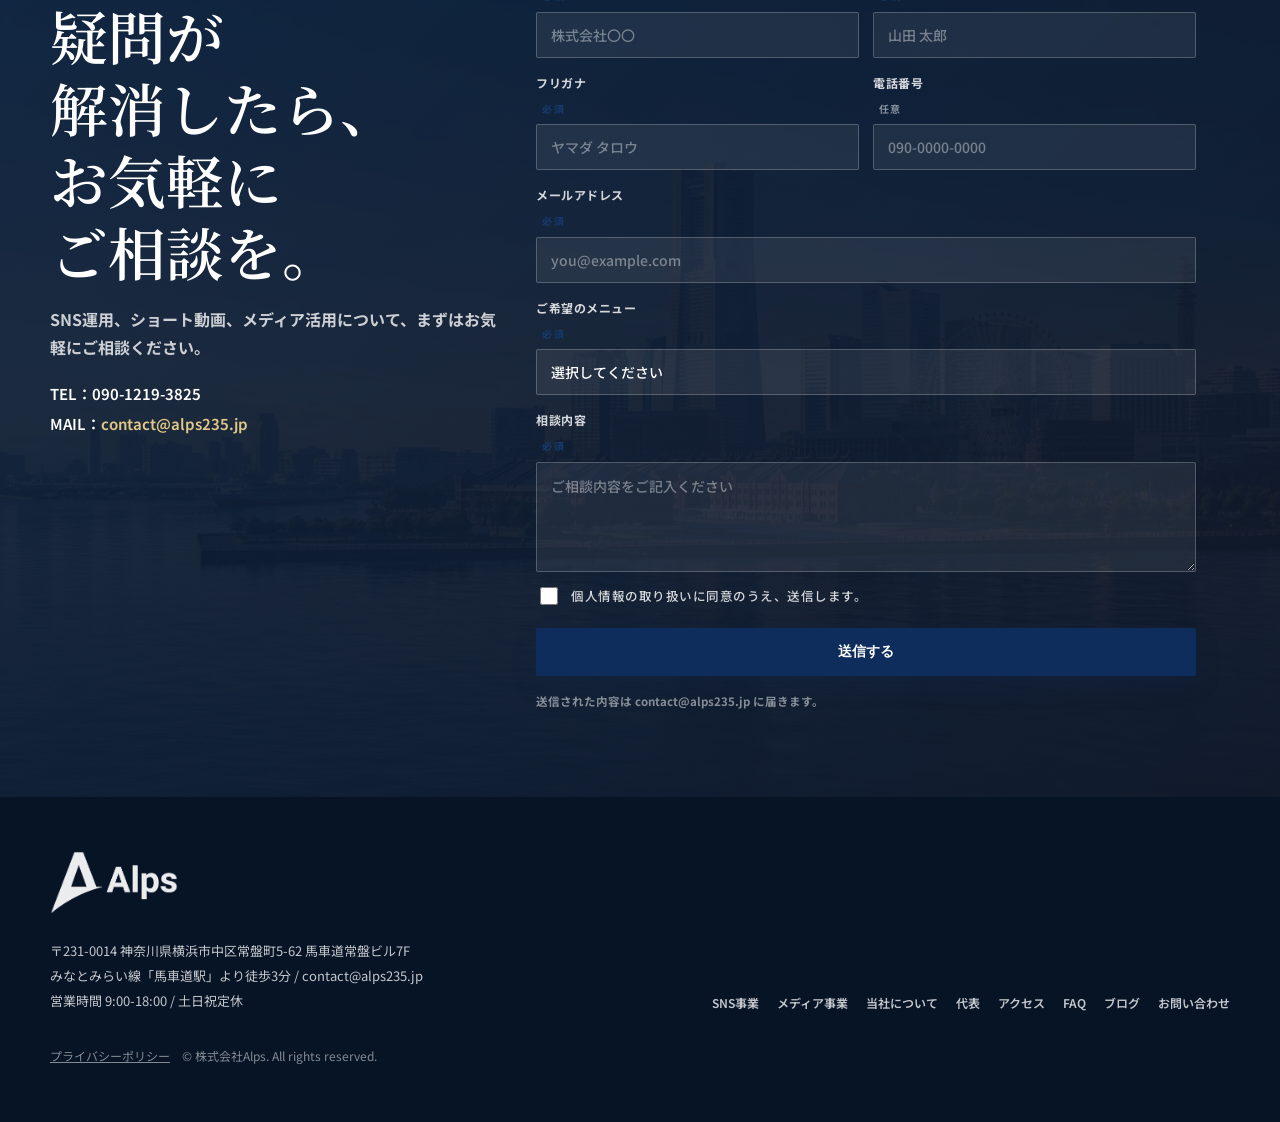
<file: before/faq.html>
<!doctype html>
<html lang="ja">
<head>
<meta name="robots" content="noindex,nofollow">
  <meta charset="utf-8">
  <meta name="viewport" content="width=device-width, initial-scale=1">
  <title>よくあるご質問｜株式会社Alps</title>
  <meta name="description" content="株式会社Alpsへのよくあるご質問。契約期間、撮影対応、運用範囲、内製化支援など、ご相談前の疑問にお答えします。">
  <link rel="preconnect" href="https://fonts.googleapis.com">
  <link rel="preconnect" href="https://fonts.gstatic.com" crossorigin>
  <link href="https://fonts.googleapis.com/css2?family=Noto+Sans+JP:wght@400;500;600;700;900&family=Noto+Serif+JP:wght@500;600;700;900&display=swap" rel="stylesheet">
  <link rel="stylesheet" href="alps.css">
  <script>document.documentElement.classList.add('js');</script>

<link rel="canonical" href="faq.html">
<meta property="og:type" content="website">
<meta property="og:site_name" content="株式会社Alps">
<meta property="og:title" content="よくあるご質問｜株式会社Alps">
<meta property="og:description" content="株式会社Alpsへのよくあるご質問。契約期間、撮影対応、運用範囲、内製化支援など、ご相談前の疑問にお答えします。">
<meta property="og:url" content="https://alpssns.com/faq/">
<meta property="og:image" content="assets/hero-minatomirai.jpg">
<meta name="twitter:card" content="summary_large_image">
<link rel="icon" href="https://alpssns.com/wp-content/uploads/2025/09/cropped-2b76fde2a64d796f07b5e4de11cb1e52-32x32.jpg" sizes="32x32" />
<link rel="icon" href="https://alpssns.com/wp-content/uploads/2025/09/cropped-2b76fde2a64d796f07b5e4de11cb1e52-192x192.jpg" sizes="192x192" />
<link rel="apple-touch-icon" href="https://alpssns.com/wp-content/uploads/2025/09/cropped-2b76fde2a64d796f07b5e4de11cb1e52-180x180.jpg" />
</head>
<body>

  <header class="site-header">
    <div class="header-inner">
      <a class="brand brand-logo-link" href="index.html" aria-label="株式会社Alps ホーム">
        <img class="brand-logo" src="assets/alps-logo-full.png" alt="株式会社Alps">
      </a>
      <nav class="nav" aria-label="主要メニュー">
        <a href="index.html">トップページ</a>
        <a href="work.html">SNS事業</a>
        <a href="special.html">メディア事業</a>
        <a href="about.html">当社について</a>
        <a href="owner.html">代表</a>
        <a href="faq.html">FAQ</a>
        <a href="https://alpssns.com/blog/">ブログ</a>
      </nav>
      <div class="header-actions">
        <a class="tel" href="tel:09012193825">090-1219-3825</a>
        <a class="btn btn-primary" href="index.html#contact">お問い合わせ</a>
      </div>
      <button class="nav-toggle" type="button" aria-label="メニューを開く" aria-expanded="false" aria-controls="mobileNav">
        <span></span><span></span><span></span>
      </button>
    </div>
    <nav class="mobile-nav" id="mobileNav" aria-label="モバイルメニュー">
      <a href="index.html">トップページ</a>
      <a href="work.html">SNS事業</a>
      <a href="special.html">メディア事業</a>
      <a href="about.html">当社について</a>
      <a href="owner.html">代表</a>
      <a href="faq.html">FAQ</a>
        <a href="https://alpssns.com/blog/">ブログ</a>
      <a class="mobile-nav__cta" href="index.html#contact">お問い合わせ</a>
      <a class="mobile-nav__tel" href="tel:09012193825">090-1219-3825</a>
    </nav>
  </header>

  <main>
    <section class="page-hero" data-screen-label="FAQヒーロー">
      <div class="container">
        <nav class="breadcrumb" aria-label="パンくず"><a href="index.html">HOME</a> <span>/</span> <span>FAQ</span></nav>
        <p class="eyebrow" style="color:#e3c987;">FAQ</p>
        <h1>よくあるご質問。</h1>
        <p>契約期間、撮影対応、運用範囲、内製化支援など、ご相談前の疑問にお答えします。</p>
      </div>
    </section>

    <section class="section" data-kicker="FAQ" data-screen-label="質問一覧">
      <div class="container">
        <div class="faq reveal">
          <details><summary>SNSをまだ始めていなくても相談できますか？</summary><p>はい。アカウント開設前の段階から、目的整理・媒体選定・投稿方針の設計までご一緒します。何から始めればよいか分からない状態でも問題ありません。</p></details>
          <details><summary>契約期間はどのくらいですか？</summary><p>運用改善の効果検証まで行うため、原則として6ヶ月契約を想定しています。施策内容や目的に応じて、ご相談のうえ柔軟に調整します。</p></details>
          <details><summary>どのくらいで成果につながりますか？</summary><p>業種や運用状況によりますが、認知や反応の変化は数ヶ月目から見えはじめることが多いです。短期の数字だけでなく、継続的に届く状態づくりを重視します。</p></details>
          <details><summary>撮影から依頼できますか？</summary><p>はい。撮影が必要な場合は、スタッフを派遣して素材づくりから支援します。企画・撮影・編集・投稿改善まで一貫して対応可能です。</p></details>
          <details><summary>炎上対策はしてもらえますか？</summary><p>投稿前の確認体制や運用ルールを整え、リスクを抑えながら発信できるよう支援します。安心して継続できる運用設計を行います。</p></details>
          <details><summary>どのSNSを使えばよいか分からなくても大丈夫ですか？</summary><p>大丈夫です。目的・ターゲット・業種・社内体制に合わせて、最適な媒体と発信内容をご提案します。</p></details>
          <details><summary>社内で運用できるように教えてもらえますか？</summary><p>はい。投稿企画、撮影方法、編集指示、分析改善の型づくりまで共有し、社内で自走できる体制づくりを支援します。</p></details>
          <details><summary>メディア掲載と採用への活用は可能ですか？</summary><p>可能です。自社メディアへの掲載やSNS発信は、認知拡大・ブランディングに加えて、採用接点づくりにも活用いただけます。</p></details>
          <details><summary>まずは相談だけでも可能ですか？</summary><p>もちろん可能です。現状の課題やSNS・メディア活用の方向性から、一緒に整理するところから始めましょう。</p></details>
        </div>
      </div>
    </section>

    <section class="cta" data-screen-label="お問い合わせ">
      <div class="cta-inner">
        <div class="contact-panel">
          <div class="reveal">
            <p class="eyebrow">Contact</p>
            <h2>疑問が解消したら、お気軽にご相談を。</h2>
            <p>SNS運用、ショート動画、メディア活用について、まずはお気軽にご相談ください。</p>
            <p style="color:#fff;font-size:15px;font-weight:600;line-height:2;margin:18px 0 0;">TEL：<a href="tel:09012193825" style="color:#fff;">090-1219-3825</a><br>MAIL：<a href="mailto:contact@alps235.jp" style="color:var(--gold-soft);">contact@alps235.jp</a></p>
          </div>
          <form class="contact-form reveal" action="#" onsubmit="return false" method="POST">
            <input type="hidden" name="action" value="alps_contact">
            <input type="text" name="_honey" style="display:none">
            <div class="cf-row">
              <label>会社名<span class="req">必須</span><input type="text" name="company" required placeholder="株式会社〇〇"></label>
              <label>お名前<span class="req">必須</span><input type="text" name="fullname" required placeholder="山田 太郎"></label>
            </div>
            <div class="cf-row">
              <label>フリガナ<span class="req">必須</span><input type="text" name="kana" required placeholder="ヤマダ タロウ"></label>
              <label>電話番号<span class="opt">任意</span><input type="tel" name="tel" placeholder="090-0000-0000"></label>
            </div>
            <label>メールアドレス<span class="req">必須</span><input type="email" name="email" required placeholder="you@example.com"></label>
            <label>ご希望のメニュー<span class="req">必須</span>
              <select name="menu" required>
                <option value="" disabled selected>選択してください</option>
                <option>SNS採用支援</option>
                <option>地元就職セレクト100選（メディア掲載）</option>
                <option>その他・ご相談</option>
              </select>
            </label>
            <label>相談内容<span class="req">必須</span><textarea name="message" required placeholder="ご相談内容をご記入ください"></textarea></label>
            <label class="cf-check"><input type="checkbox" name="agree" required> <span>個人情報の取り扱いに同意のうえ、送信します。</span></label>
            <button class="btn btn-primary" type="submit">送信する</button>
            <p class="cf-note">送信された内容は contact@alps235.jp に届きます。</p>
          </form>
        </div>
      </div>
    </section>
  </main>

  <footer class="footer">
    <div class="footer-inner">
      <div>
        <a class="brand brand-logo-link" href="index.html" aria-label="株式会社Alps ホーム">
          <img class="brand-logo" src="assets/alps-logo-full.png" alt="株式会社Alps" style="filter:brightness(0) invert(1);opacity:.92;">
        </a>
        <p>〒231-0014 神奈川県横浜市中区常盤町5-62 馬車道常盤ビル7F<br>みなとみらい線「馬車道駅」より徒歩3分 / contact@alps235.jp<br>営業時間 9:00-18:00 / 土日祝定休</p>
      </div>
      <nav class="footer-links" aria-label="フッターメニュー">
        <a href="work.html">SNS事業</a>
        <a href="special.html">メディア事業</a>
        <a href="about.html">当社について</a>
        <a href="owner.html">代表</a>
        <a href="https://alpssns.com/access/">アクセス</a>
        <a href="faq.html">FAQ</a>
        <a href="https://alpssns.com/blog/">ブログ</a>
        <a href="index.html#contact">お問い合わせ</a>
      </nav>
    </div>
    <p style="width:min(var(--max),calc(100% - 40px));margin:32px auto 0;font-size:12px;color:rgba(255,255,255,.5);"><a href="https://alpssns.com/privacy/" style="color:inherit;text-decoration:underline;">プライバシーポリシー</a>　© 株式会社Alps. All rights reserved.</p>
  </footer>

  <script src="app.js"></script>
</body>
</html>
</file>
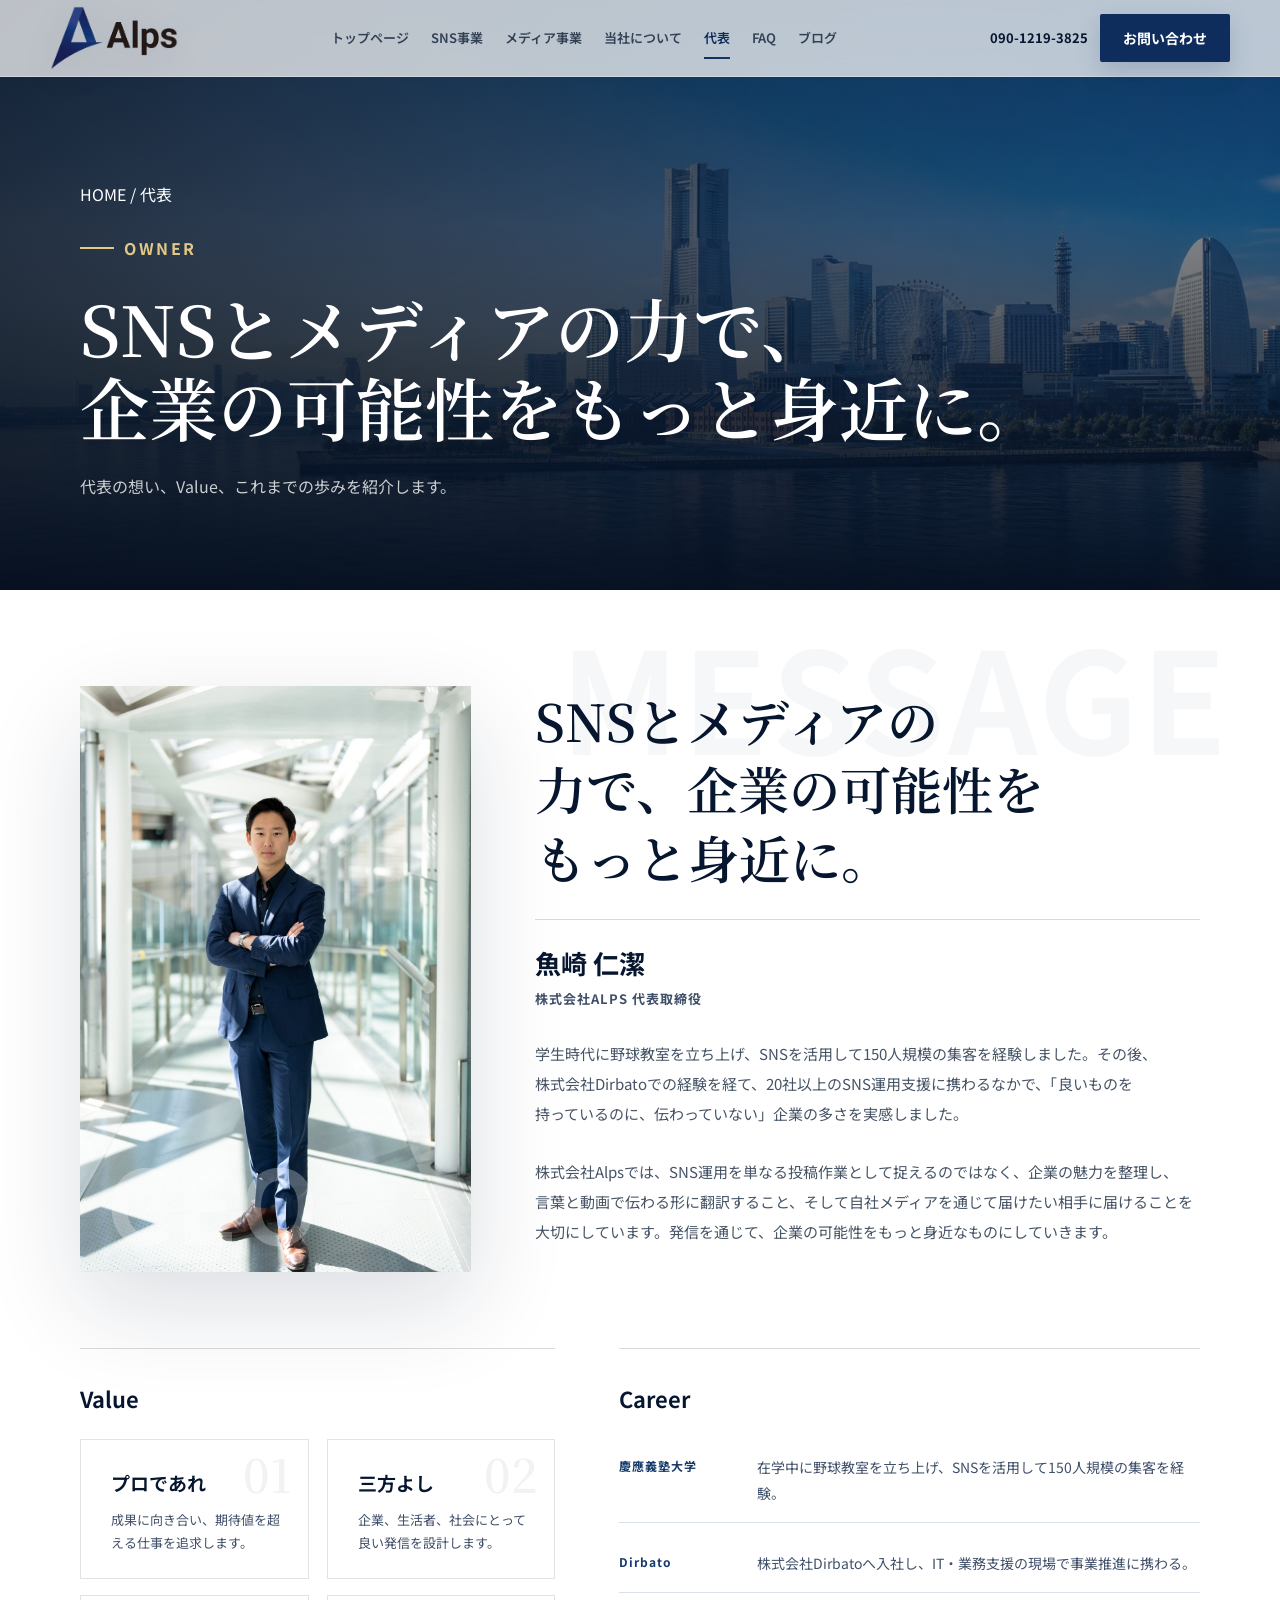
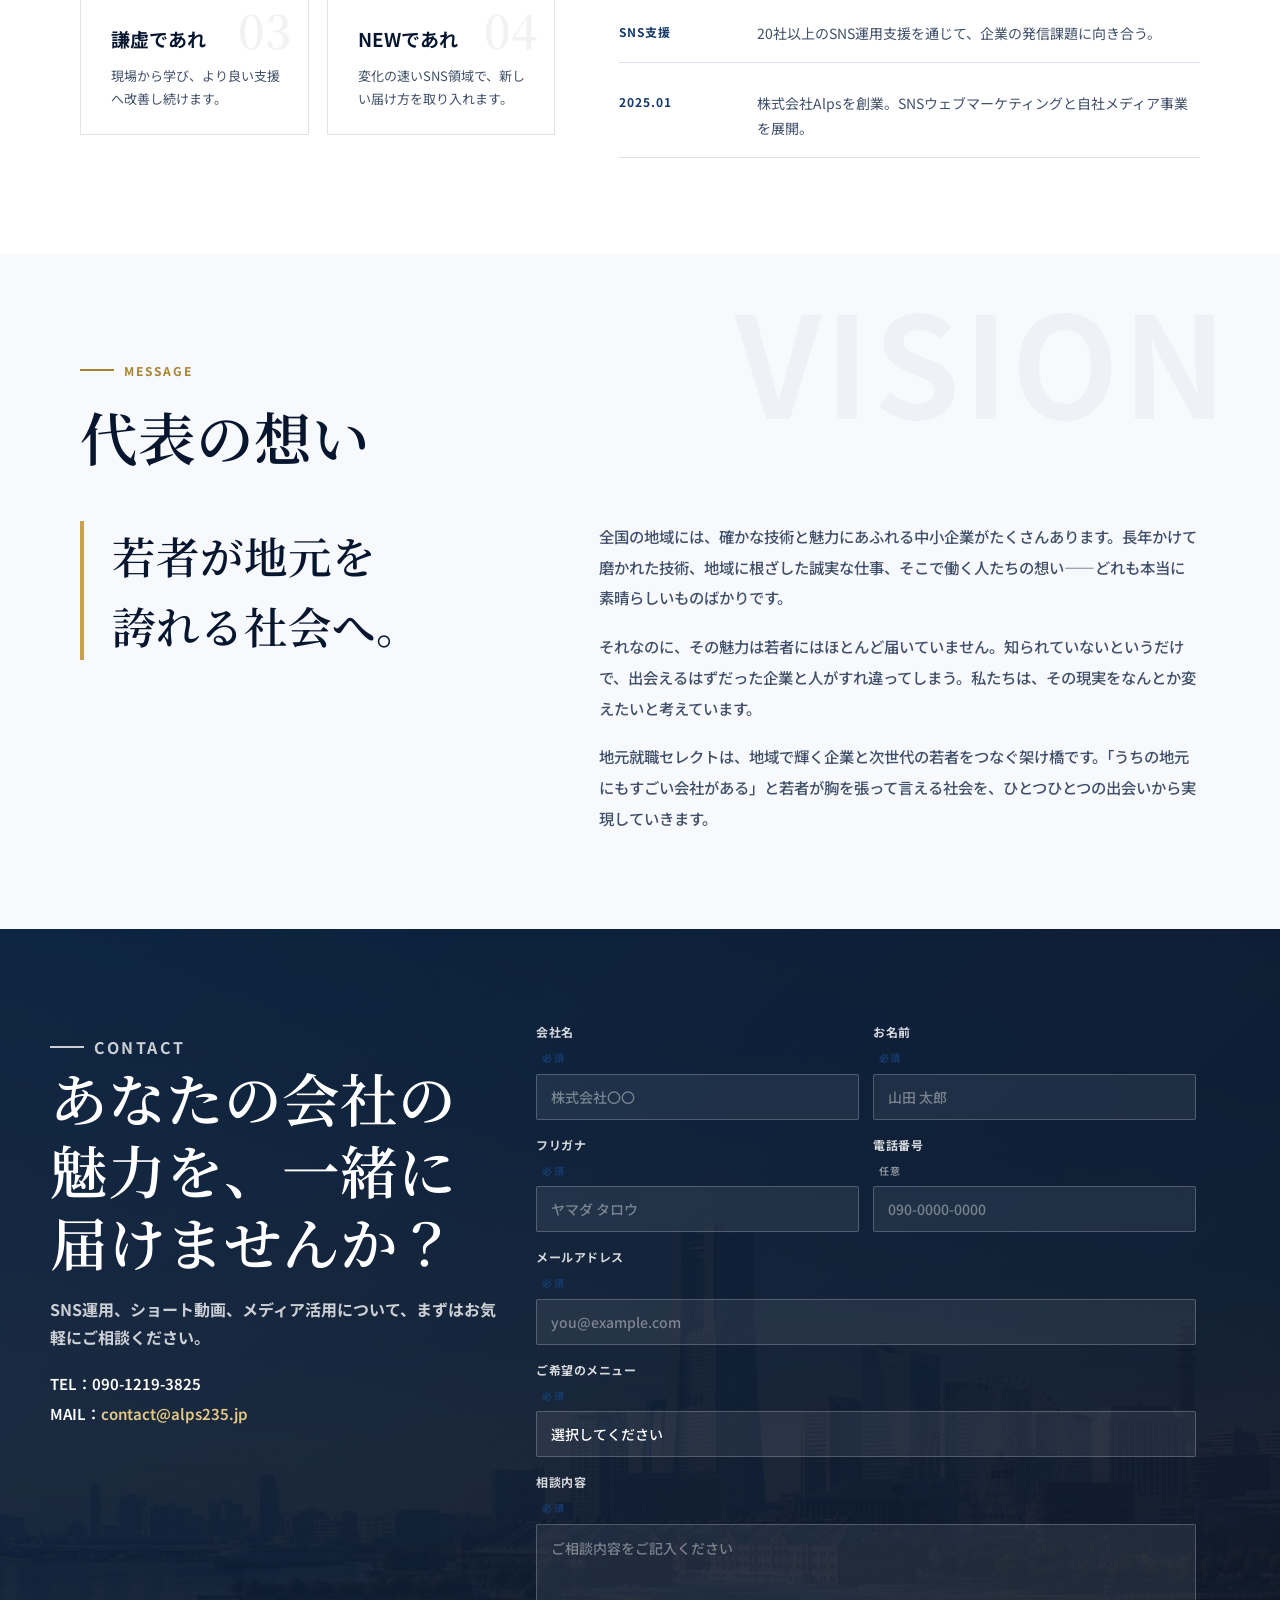
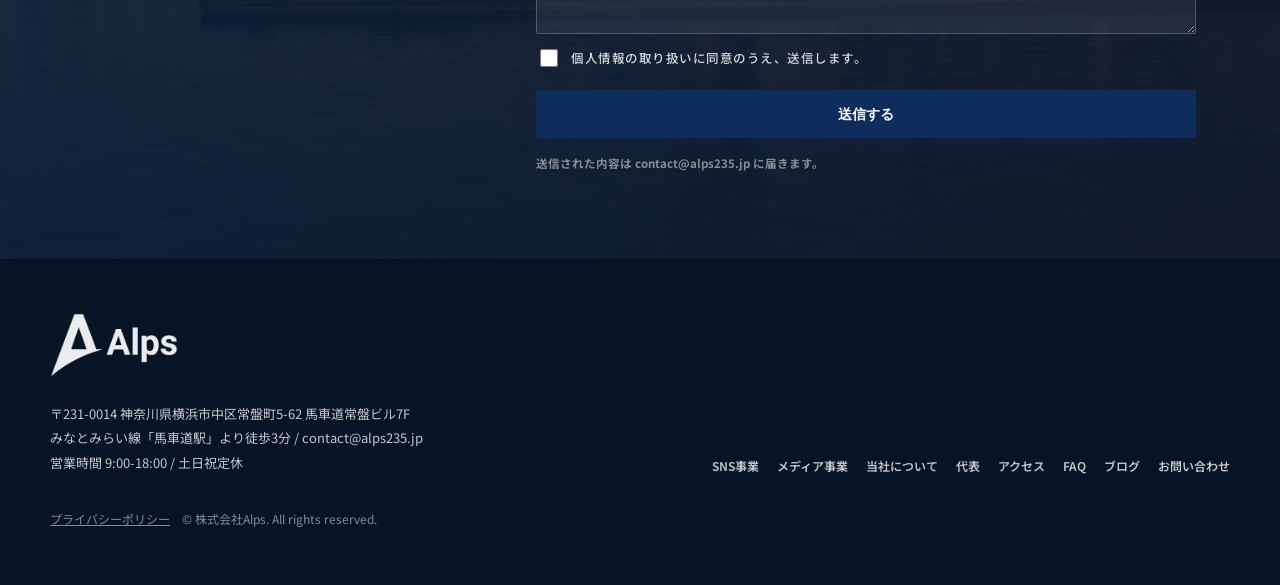
<file: before/owner.html>
<!doctype html>
<html lang="ja">
<head>
<meta name="robots" content="noindex,nofollow">
  <meta charset="utf-8">
  <meta name="viewport" content="width=device-width, initial-scale=1">
  <title>代表メッセージ｜株式会社Alps 魚崎 仁潔</title>
  <meta name="description" content="株式会社Alps 代表取締役 魚崎 仁潔のメッセージ、価値観、これまでの歩み。SNSとメディアの力で、企業の可能性をもっと身近に。">
  <link rel="preconnect" href="https://fonts.googleapis.com">
  <link rel="preconnect" href="https://fonts.gstatic.com" crossorigin>
  <link href="https://fonts.googleapis.com/css2?family=Noto+Sans+JP:wght@400;500;600;700;900&family=Noto+Serif+JP:wght@500;600;700;900&display=swap" rel="stylesheet">
  <link rel="stylesheet" href="alps.css">
  <script>document.documentElement.classList.add('js');</script>

<link rel="canonical" href="owner.html">
<meta property="og:type" content="website">
<meta property="og:site_name" content="株式会社Alps">
<meta property="og:title" content="代表メッセージ｜株式会社Alps 魚崎 仁潔">
<meta property="og:description" content="株式会社Alps 代表取締役 魚崎 仁潔のメッセージ、価値観、これまでの歩み。SNSとメディアの力で、企業の可能性をもっと身近に。">
<meta property="og:url" content="https://alpssns.com/owner/">
<meta property="og:image" content="assets/hero-minatomirai.jpg">
<meta name="twitter:card" content="summary_large_image">
<link rel="icon" href="https://alpssns.com/wp-content/uploads/2025/09/cropped-2b76fde2a64d796f07b5e4de11cb1e52-32x32.jpg" sizes="32x32" />
<link rel="icon" href="https://alpssns.com/wp-content/uploads/2025/09/cropped-2b76fde2a64d796f07b5e4de11cb1e52-192x192.jpg" sizes="192x192" />
<link rel="apple-touch-icon" href="https://alpssns.com/wp-content/uploads/2025/09/cropped-2b76fde2a64d796f07b5e4de11cb1e52-180x180.jpg" />
</head>
<body>

  <header class="site-header">
    <div class="header-inner">
      <a class="brand brand-logo-link" href="index.html" aria-label="株式会社Alps ホーム">
        <img class="brand-logo" src="assets/alps-logo-full.png" alt="株式会社Alps">
      </a>
      <nav class="nav" aria-label="主要メニュー">
        <a href="index.html">トップページ</a>
        <a href="work.html">SNS事業</a>
        <a href="special.html">メディア事業</a>
        <a href="about.html">当社について</a>
        <a href="owner.html">代表</a>
        <a href="faq.html">FAQ</a>
        <a href="https://alpssns.com/blog/">ブログ</a>
      </nav>
      <div class="header-actions">
        <a class="tel" href="tel:09012193825">090-1219-3825</a>
        <a class="btn btn-primary" href="index.html#contact">お問い合わせ</a>
      </div>
      <button class="nav-toggle" type="button" aria-label="メニューを開く" aria-expanded="false" aria-controls="mobileNav">
        <span></span><span></span><span></span>
      </button>
    </div>
    <nav class="mobile-nav" id="mobileNav" aria-label="モバイルメニュー">
      <a href="index.html">トップページ</a>
      <a href="work.html">SNS事業</a>
      <a href="special.html">メディア事業</a>
      <a href="about.html">当社について</a>
      <a href="owner.html">代表</a>
      <a href="faq.html">FAQ</a>
        <a href="https://alpssns.com/blog/">ブログ</a>
      <a class="mobile-nav__cta" href="index.html#contact">お問い合わせ</a>
      <a class="mobile-nav__tel" href="tel:09012193825">090-1219-3825</a>
    </nav>
  </header>

  <main>
    <section class="page-hero" data-screen-label="代表ヒーロー">
      <div class="container">
        <nav class="breadcrumb" aria-label="パンくず"><a href="index.html">HOME</a> <span>/</span> <span>代表</span></nav>
        <p class="eyebrow" style="color:#e3c987;">Owner</p>
        <h1>SNSとメディアの力で、<br>企業の可能性をもっと身近に。</h1>
        <p>代表の想い、Value、これまでの歩みを紹介します。</p>
      </div>
    </section>

    <section class="section" data-kicker="MESSAGE" data-screen-label="代表メッセージ">
      <div class="container">
        <div class="owner-layout">
          <figure class="owner-photo reveal" style="margin:0;">
            <img src="assets/owner-uosaki-opt.jpg" alt="株式会社Alps 代表取締役 魚崎 仁潔">
          </figure>
          <div class="owner-copy">
            <p class="owner-lead reveal">SNSとメディアの力で、企業の可能性をもっと身近に。</p>
            <div class="owner-name reveal">
              <strong>魚崎 仁潔</strong>
              <span>株式会社Alps 代表取締役</span>
            </div>
            <p class="owner-message reveal">学生時代に野球教室を立ち上げ、SNSを活用して150人規模の集客を経験しました。その後、株式会社Dirbatoでの経験を経て、20社以上のSNS運用支援に携わるなかで、「良いものを持っているのに、伝わっていない」企業の多さを実感しました。</p>
            <p class="owner-message reveal">株式会社Alpsでは、SNS運用を単なる投稿作業として捉えるのではなく、企業の魅力を整理し、言葉と動画で伝わる形に翻訳すること、そして自社メディアを通じて届けたい相手に届けることを大切にしています。発信を通じて、企業の可能性をもっと身近なものにしていきます。</p>
          </div>
        </div>

        <div class="owner-lower">
          <div class="owner-block reveal">
            <h3>Value</h3>
            <div class="value-list">
              <div class="value-item"><strong>プロであれ</strong><span>成果に向き合い、期待値を超える仕事を追求します。</span></div>
              <div class="value-item"><strong>三方よし</strong><span>企業、生活者、社会にとって良い発信を設計します。</span></div>
              <div class="value-item"><strong>謙虚であれ</strong><span>現場から学び、より良い支援へ改善し続けます。</span></div>
              <div class="value-item"><strong>NEWであれ</strong><span>変化の速いSNS領域で、新しい届け方を取り入れます。</span></div>
            </div>
          </div>
          <div class="owner-block reveal">
            <h3>Career</h3>
            <div class="timeline">
              <div class="timeline-item"><time>慶應義塾大学</time><p>在学中に野球教室を立ち上げ、SNSを活用して150人規模の集客を経験。</p></div>
              <div class="timeline-item"><time>Dirbato</time><p>株式会社Dirbatoへ入社し、IT・業務支援の現場で事業推進に携わる。</p></div>
              <div class="timeline-item"><time>SNS支援</time><p>20社以上のSNS運用支援を通じて、企業の発信課題に向き合う。</p></div>
              <div class="timeline-item"><time>2025.01</time><p>株式会社Alpsを創業。SNSウェブマーケティングと自社メディア事業を展開。</p></div>
            </div>
          </div>
        </div>
      </div>
    </section>

    <section class="section section-soft" data-kicker="VISION" data-screen-label="代表の想い">
      <div class="container">
        <div class="reveal" style="margin-bottom:clamp(32px,4vw,52px);">
          <p class="eyebrow">Message</p>
          <h2 class="section-title">代表の想い</h2>
        </div>
        <div class="philosophy reveal" style="align-items:start;">
          <blockquote style="margin:0;padding-left:clamp(20px,2.2vw,30px);border-left:4px solid var(--gold);color:var(--navy);font-family:'Noto Serif JP','Hiragino Mincho ProN',serif;font-weight:600;font-size:clamp(28px,3.4vw,46px);line-height:1.6;text-wrap:balance;">若者が地元を<br>誇れる社会へ。</blockquote>
          <div style="display:grid;gap:18px;">
            <p style="color:var(--muted);font-size:clamp(15px,1.2vw,17px);line-height:2;font-weight:500;margin:0;text-wrap:pretty;">全国の地域には、確かな技術と魅力にあふれる中小企業がたくさんあります。長年かけて磨かれた技術、地域に根ざした誠実な仕事、そこで働く人たちの想い——どれも本当に素晴らしいものばかりです。</p>
            <p style="color:var(--muted);font-size:clamp(15px,1.2vw,17px);line-height:2;font-weight:500;margin:0;text-wrap:pretty;">それなのに、その魅力は若者にはほとんど届いていません。知られていないというだけで、出会えるはずだった企業と人がすれ違ってしまう。私たちは、その現実をなんとか変えたいと考えています。</p>
            <p style="color:var(--muted);font-size:clamp(15px,1.2vw,17px);line-height:2;font-weight:500;margin:0;text-wrap:pretty;">地元就職セレクトは、地域で輝く企業と次世代の若者をつなぐ架け橋です。「うちの地元にもすごい会社がある」と若者が胸を張って言える社会を、ひとつひとつの出会いから実現していきます。</p>
          </div>
        </div>
      </div>
    </section>

    <section class="cta" data-screen-label="お問い合わせ">
      <div class="cta-inner">
        <div class="contact-panel">
          <div class="reveal">
            <p class="eyebrow">Contact</p>
            <h2>あなたの会社の魅力を、一緒に届けませんか？</h2>
            <p>SNS運用、ショート動画、メディア活用について、まずはお気軽にご相談ください。</p>
            <p style="color:#fff;font-size:15px;font-weight:600;line-height:2;margin:18px 0 0;">TEL：<a href="tel:09012193825" style="color:#fff;">090-1219-3825</a><br>MAIL：<a href="mailto:contact@alps235.jp" style="color:var(--gold-soft);">contact@alps235.jp</a></p>
          </div>
          <form class="contact-form reveal" action="#" onsubmit="return false" method="POST">
            <input type="hidden" name="action" value="alps_contact">
            <input type="text" name="_honey" style="display:none">
            <div class="cf-row">
              <label>会社名<span class="req">必須</span><input type="text" name="company" required placeholder="株式会社〇〇"></label>
              <label>お名前<span class="req">必須</span><input type="text" name="fullname" required placeholder="山田 太郎"></label>
            </div>
            <div class="cf-row">
              <label>フリガナ<span class="req">必須</span><input type="text" name="kana" required placeholder="ヤマダ タロウ"></label>
              <label>電話番号<span class="opt">任意</span><input type="tel" name="tel" placeholder="090-0000-0000"></label>
            </div>
            <label>メールアドレス<span class="req">必須</span><input type="email" name="email" required placeholder="you@example.com"></label>
            <label>ご希望のメニュー<span class="req">必須</span>
              <select name="menu" required>
                <option value="" disabled selected>選択してください</option>
                <option>SNS採用支援</option>
                <option>地元就職セレクト100選（メディア掲載）</option>
                <option>その他・ご相談</option>
              </select>
            </label>
            <label>相談内容<span class="req">必須</span><textarea name="message" required placeholder="ご相談内容をご記入ください"></textarea></label>
            <label class="cf-check"><input type="checkbox" name="agree" required> <span>個人情報の取り扱いに同意のうえ、送信します。</span></label>
            <button class="btn btn-primary" type="submit">送信する</button>
            <p class="cf-note">送信された内容は contact@alps235.jp に届きます。</p>
          </form>
        </div>
      </div>
    </section>
  </main>

  <footer class="footer">
    <div class="footer-inner">
      <div>
        <a class="brand brand-logo-link" href="index.html" aria-label="株式会社Alps ホーム">
          <img class="brand-logo" src="assets/alps-logo-full.png" alt="株式会社Alps" style="filter:brightness(0) invert(1);opacity:.92;">
        </a>
        <p>〒231-0014 神奈川県横浜市中区常盤町5-62 馬車道常盤ビル7F<br>みなとみらい線「馬車道駅」より徒歩3分 / contact@alps235.jp<br>営業時間 9:00-18:00 / 土日祝定休</p>
      </div>
      <nav class="footer-links" aria-label="フッターメニュー">
        <a href="work.html">SNS事業</a>
        <a href="special.html">メディア事業</a>
        <a href="about.html">当社について</a>
        <a href="owner.html">代表</a>
        <a href="https://alpssns.com/access/">アクセス</a>
        <a href="faq.html">FAQ</a>
        <a href="https://alpssns.com/blog/">ブログ</a>
        <a href="index.html#contact">お問い合わせ</a>
      </nav>
    </div>
    <p style="width:min(var(--max),calc(100% - 40px));margin:32px auto 0;font-size:12px;color:rgba(255,255,255,.5);"><a href="https://alpssns.com/privacy/" style="color:inherit;text-decoration:underline;">プライバシーポリシー</a>　© 株式会社Alps. All rights reserved.</p>
  </footer>

  <script src="app.js"></script>
</body>
</html>
</file>
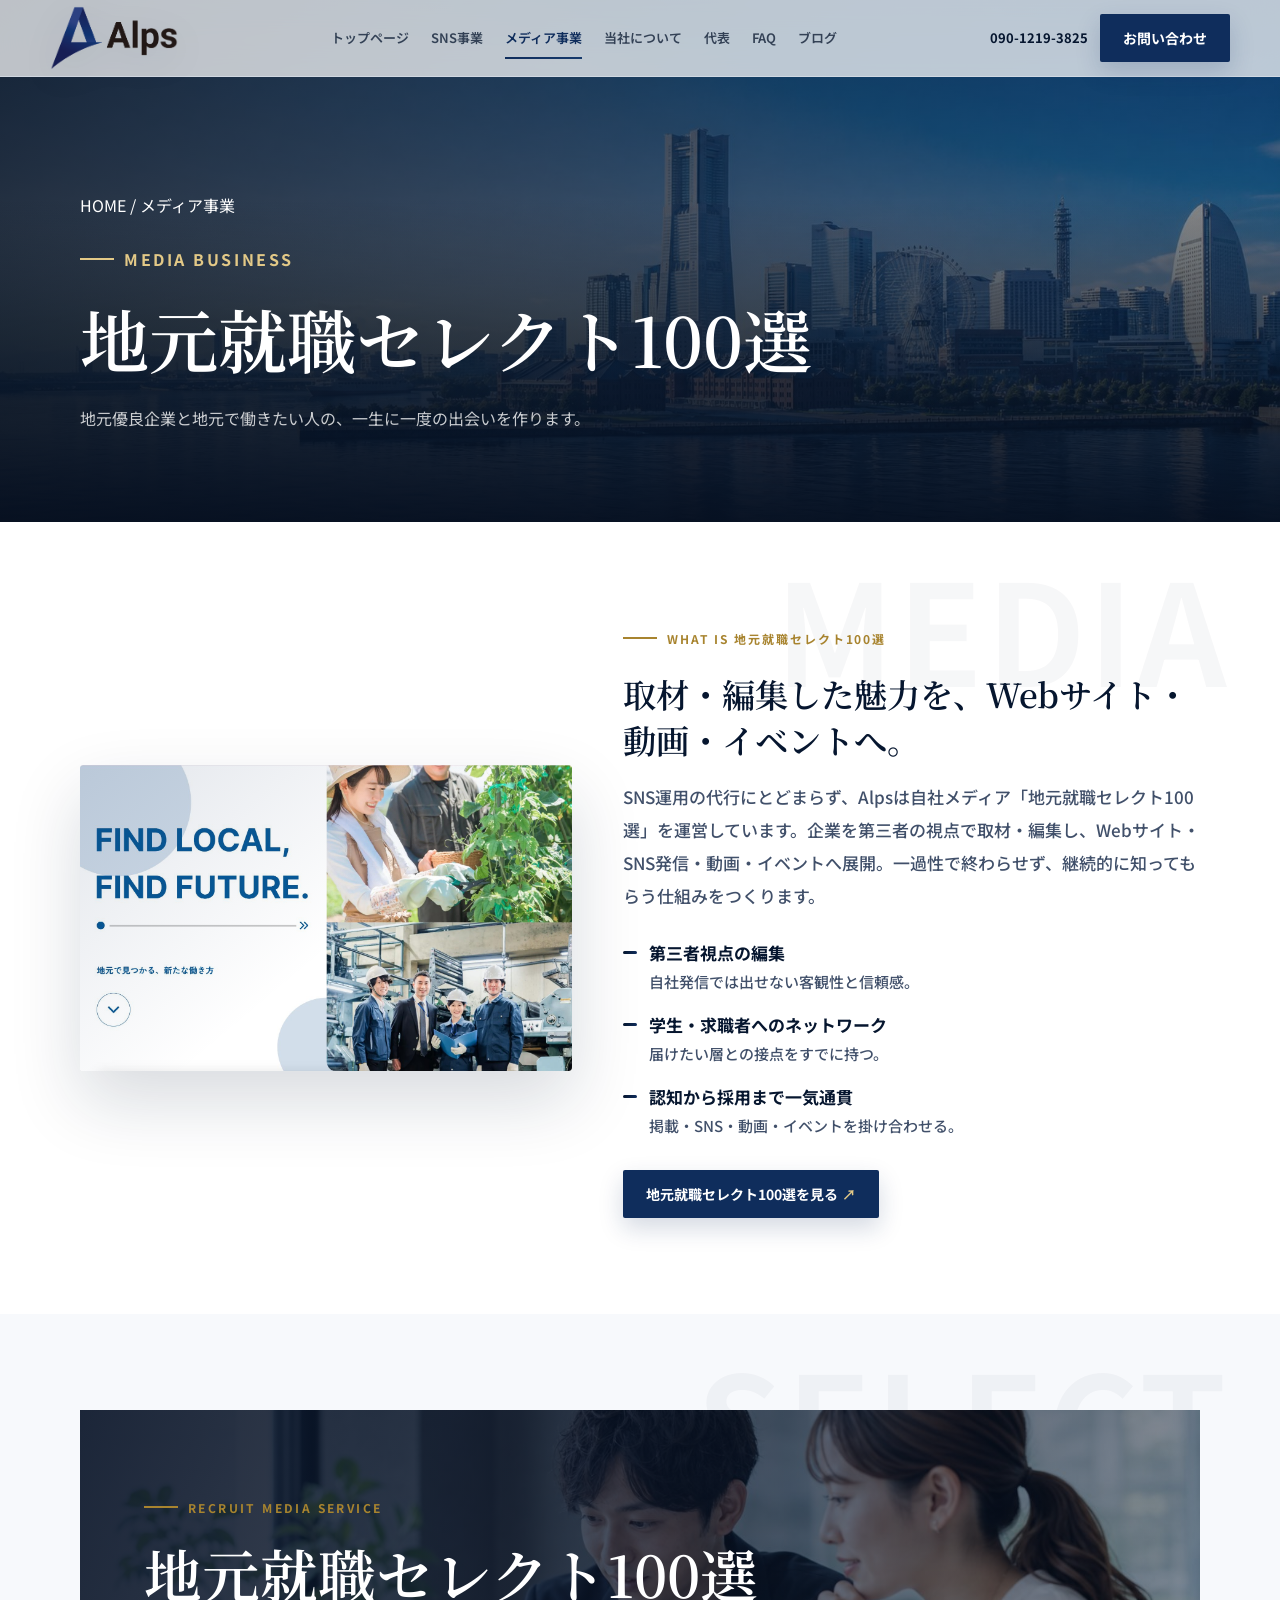
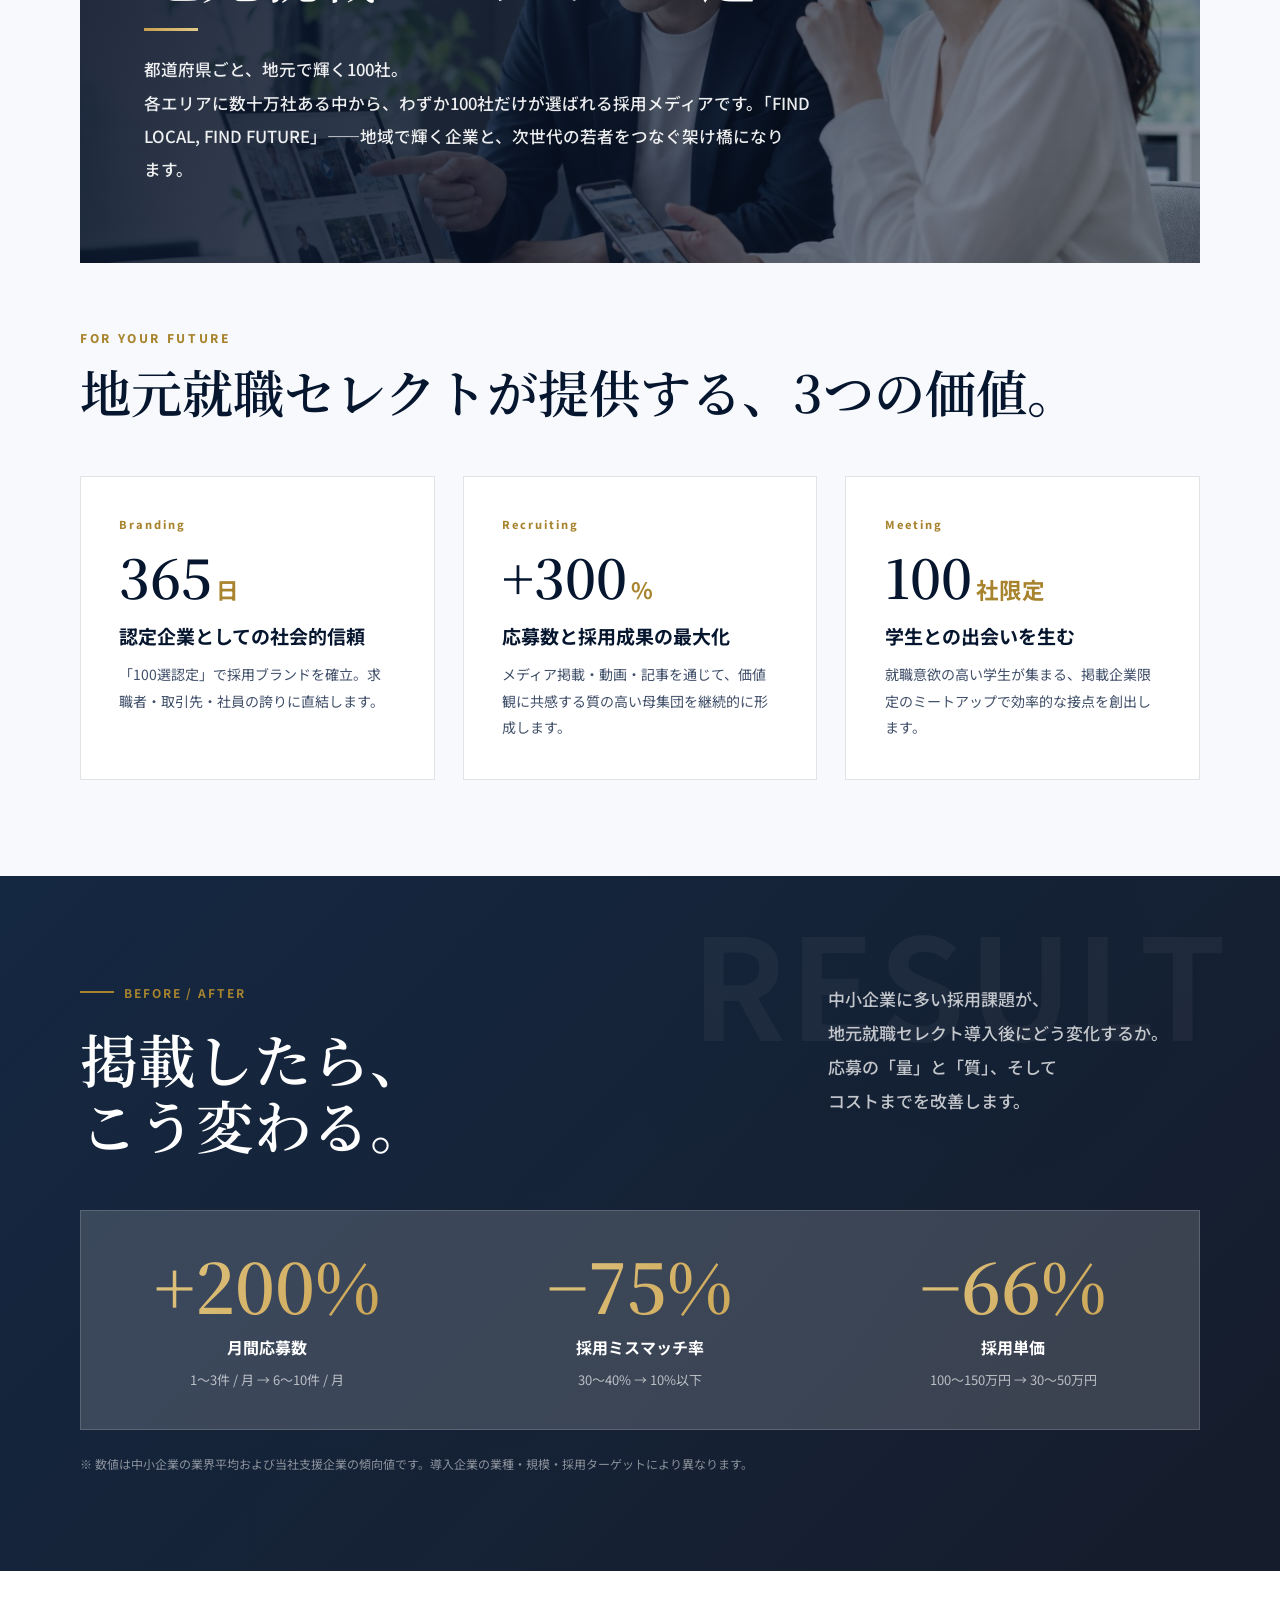
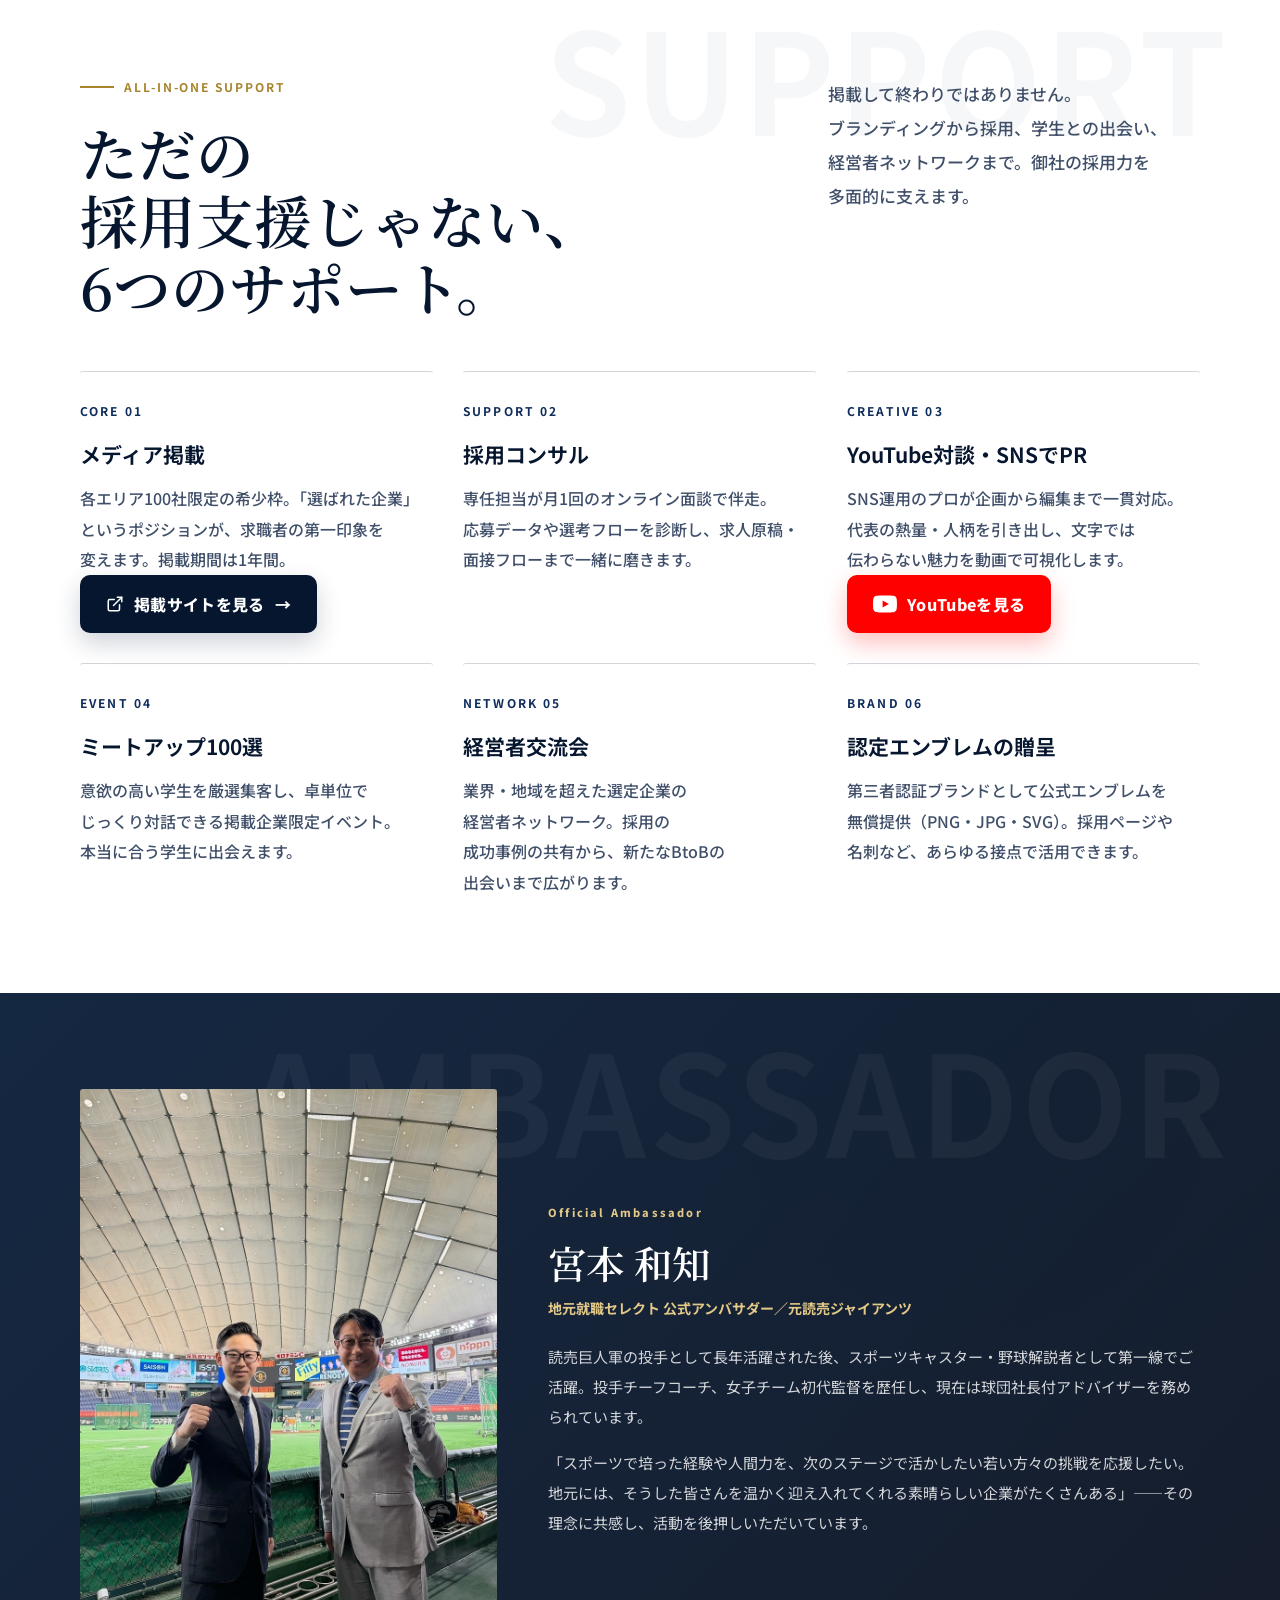
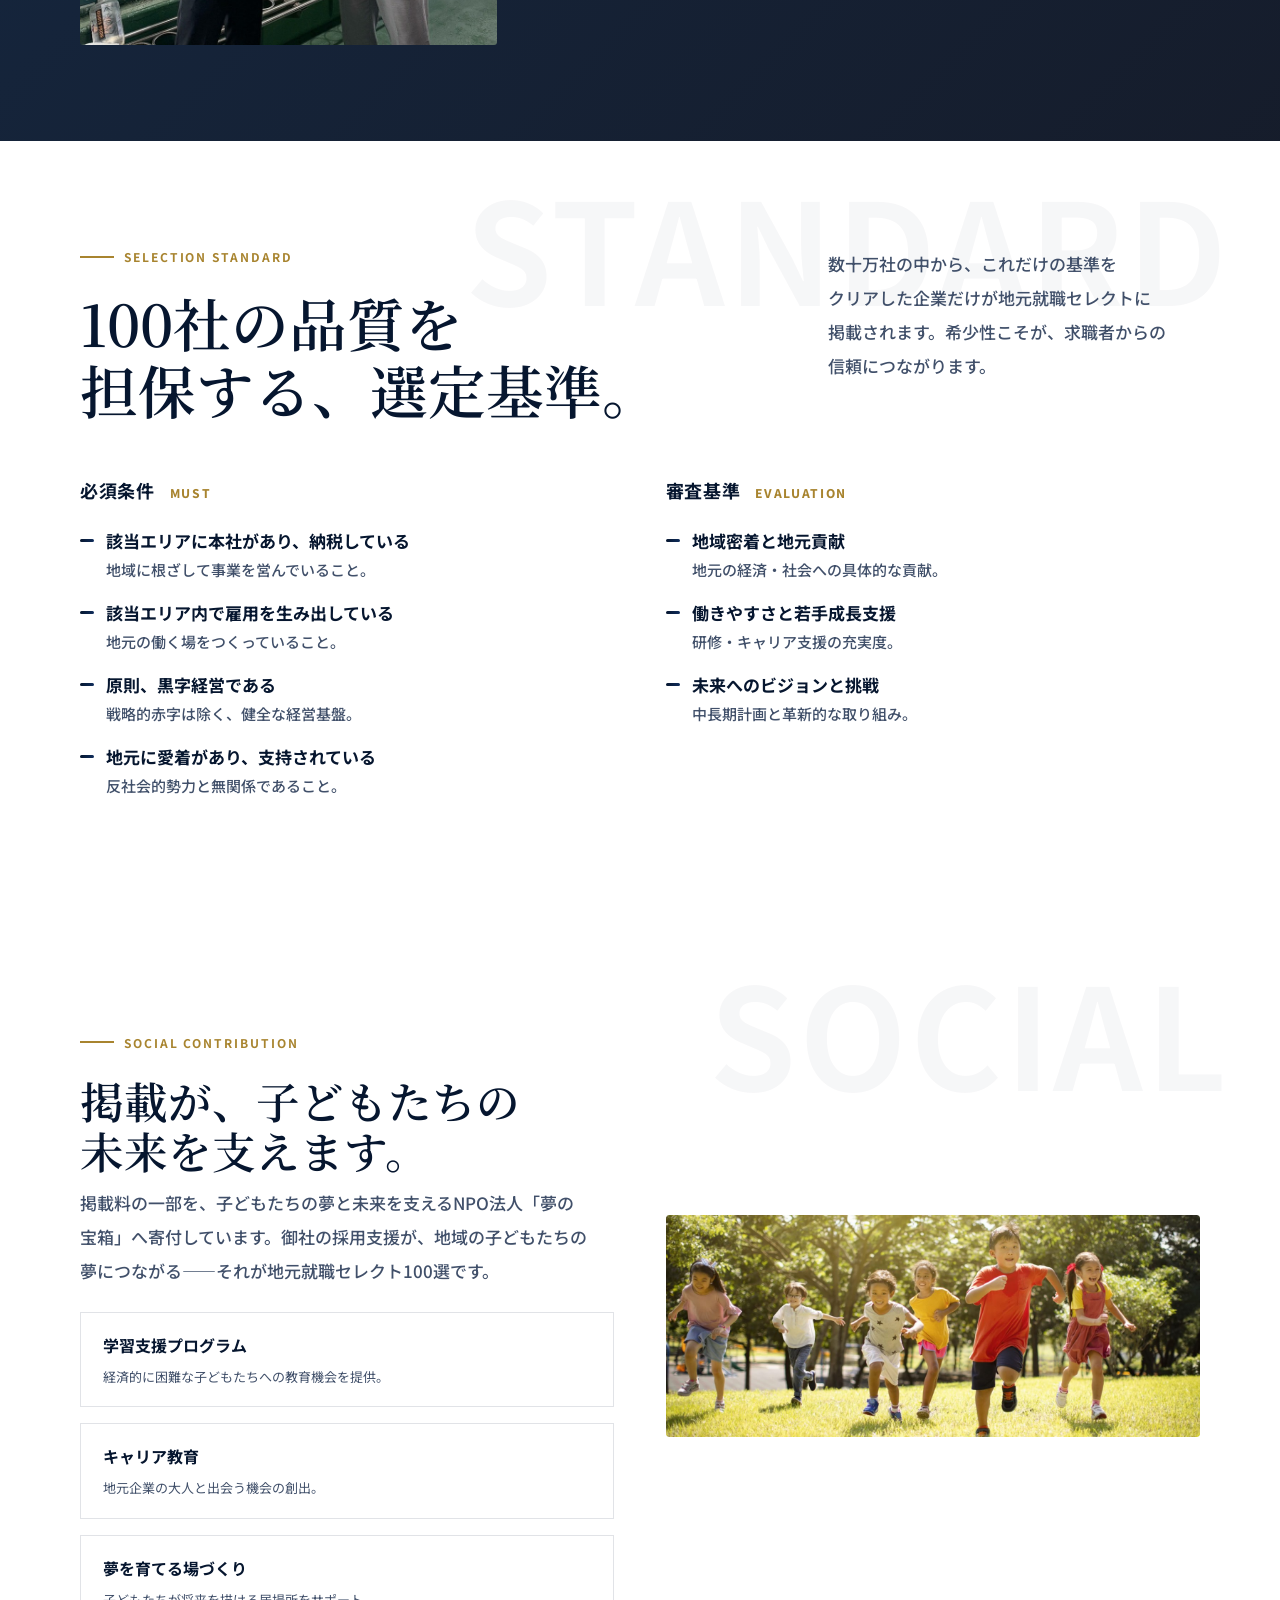
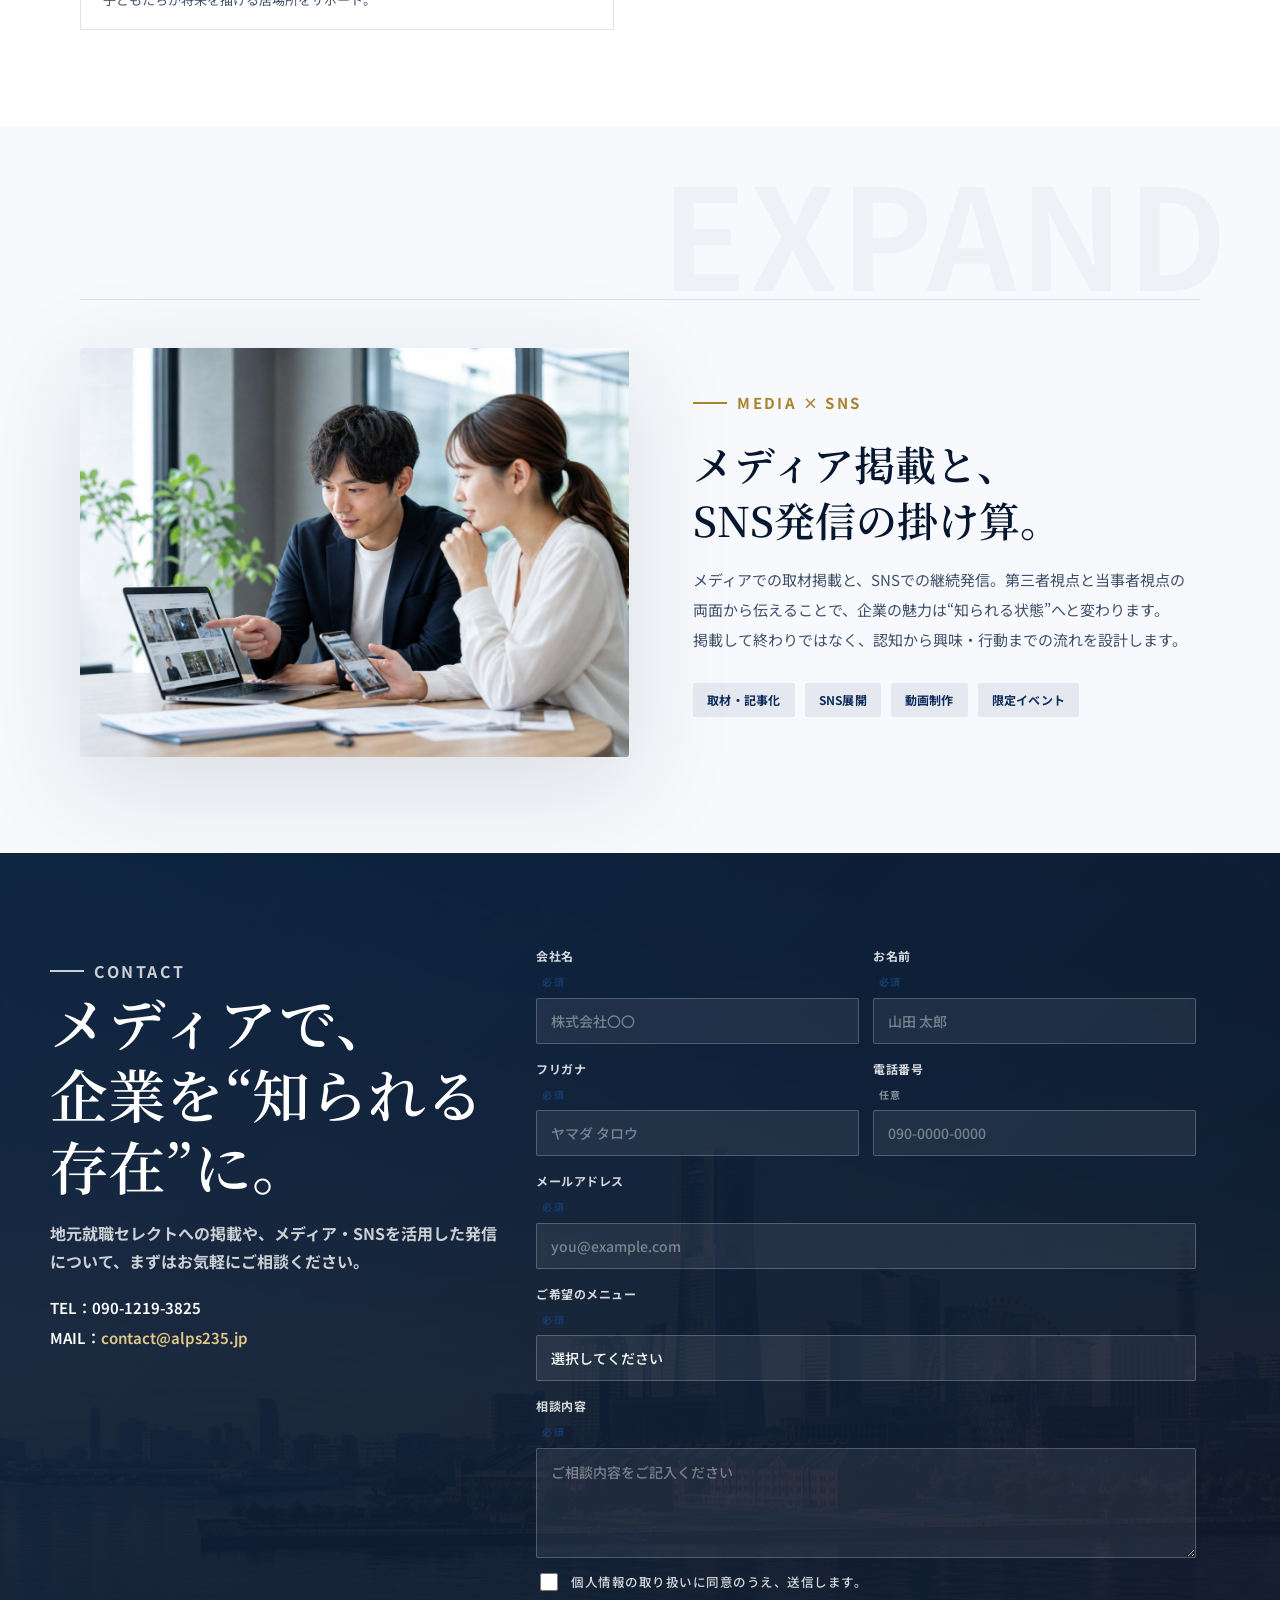
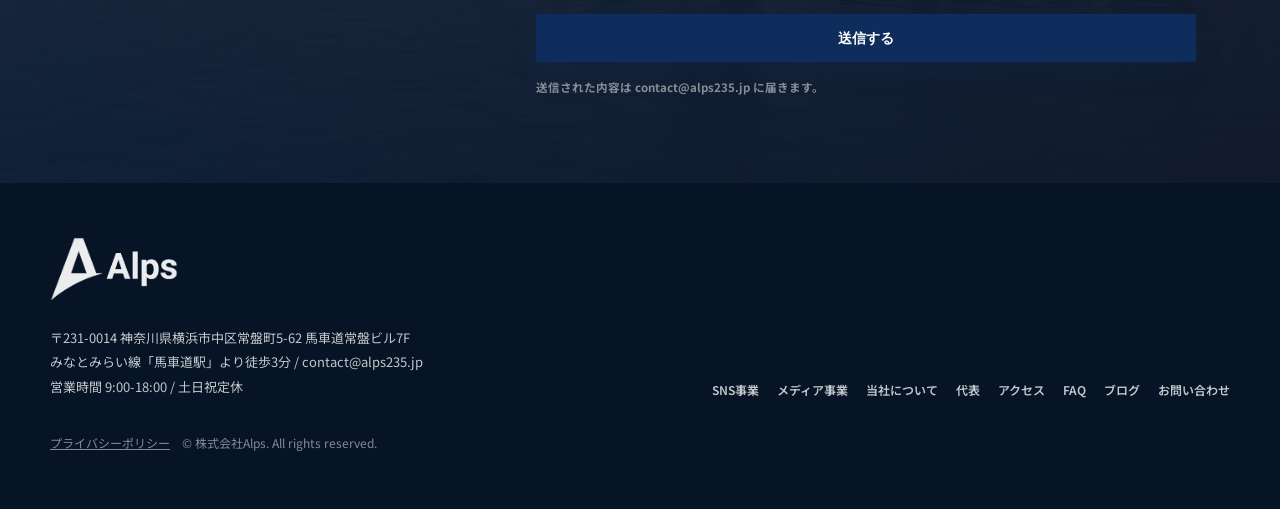
<file: before/special.html>
<!doctype html>
<html lang="ja">
<head>
<meta name="robots" content="noindex,nofollow">
  <meta charset="utf-8">
  <meta name="viewport" content="width=device-width, initial-scale=1">
  <title>メディア事業｜株式会社Alps｜地元就職セレクト100選</title>
  <meta name="description" content="株式会社Alpsの自社メディア事業。地元就職セレクト100選（都道府県ごと地元で輝く100社を選出する採用メディア）を通じて、地元優良企業と地元で働きたい人の一生に一度の出会いを作ります。">
  <link rel="preconnect" href="https://fonts.googleapis.com">
  <link rel="preconnect" href="https://fonts.gstatic.com" crossorigin>
  <link href="https://fonts.googleapis.com/css2?family=Noto+Sans+JP:wght@400;500;600;700;900&family=Noto+Serif+JP:wght@500;600;700;900&display=swap" rel="stylesheet">
  <link rel="stylesheet" href="alps.css">
  <style id="media-extra">
    /* ===== メディア事業ページ 専用コンポーネント ===== */
    .m-lockup { display: grid; gap: 10px; margin-bottom: clamp(28px, 3vw, 44px); }
    .m-lockup .m-jp {
      margin: 0; color: var(--navy);
      font-family: "Noto Serif JP", serif; font-weight: 600;
      font-size: clamp(30px, 4vw, 52px); line-height: 1.3;
      text-wrap: pretty; word-break: auto-phrase;
    }
    .m-lockup .m-en {
      color: var(--gold-deep); font-size: 12px; font-weight: 800;
      letter-spacing: .22em; text-transform: uppercase;
    }

    /* 3つの価値 */
    .m-pillars {
      display: grid; grid-template-columns: repeat(3, minmax(0, 1fr));
      gap: clamp(18px, 2.2vw, 28px); margin-top: clamp(34px, 4vw, 54px);
    }
    .m-pillar {
      position: relative; padding: clamp(28px, 3vw, 40px);
      background: #fff; border: 1px solid rgba(11,31,58,.12);
      display: flex; flex-direction: column;
      transition: transform .3s ease, border-color .3s ease, box-shadow .3s ease;
    }
    .m-pillar:hover { transform: translateY(-6px); border-color: rgba(15,45,92,.3); box-shadow: 0 26px 64px rgba(11,31,58,.1); }
    .m-pillar .m-en { color: var(--gold-deep); font-size: 11px; font-weight: 800; letter-spacing: .18em; }
    .m-pillar .m-fig {
      margin: 14px 0 4px; color: var(--navy);
      font-family: "Noto Serif JP", serif; font-weight: 600; line-height: 1;
      font-size: clamp(38px, 4.2vw, 58px);
    }
    .m-pillar .m-fig small { font-size: .42em; font-weight: 700; margin-left: 4px; color: var(--gold-deep); font-family: "Noto Sans JP", sans-serif; }
    .m-pillar h3 { margin: 16px 0 10px; color: var(--navy); font-size: 19px; font-weight: 700; line-height: 1.5; }
    .m-pillar p { margin: 0; color: var(--muted); font-size: 14px; line-height: 1.9; }

    /* Before / After 数字 */
    .m-metrics {
      display: grid; grid-template-columns: repeat(3, minmax(0, 1fr));
      gap: 1px; margin-top: clamp(34px, 4vw, 52px);
      background: rgba(255,255,255,.16); border: 1px solid rgba(255,255,255,.16);
    }
    .m-metric { background: transparent; padding: clamp(30px, 3vw, 46px) clamp(20px, 2vw, 30px); text-align: center; }
    .m-metric .m-num {
      display: block; font-family: "Noto Serif JP", serif; font-weight: 600; line-height: 1;
      font-size: clamp(46px, 5.4vw, 76px);
      color: transparent; background: linear-gradient(120deg, var(--gold-soft), var(--gold));
      -webkit-background-clip: text; background-clip: text;
    }
    .m-metric .m-label { display: block; margin-top: 14px; color: #fff; font-size: 16px; font-weight: 700; }
    .m-metric .m-sub { display: block; margin-top: 8px; color: rgba(255,255,255,.66); font-size: 13px; line-height: 1.7; }
    .m-note { margin: 24px 0 0; color: rgba(255,255,255,.5); font-size: 12px; line-height: 1.7; }

    /* 料金プラン */
    .m-plan {
      display: grid; grid-template-columns: minmax(0, .92fr) minmax(0, 1.08fr);
      gap: clamp(30px, 4vw, 60px); align-items: center;
      padding: clamp(32px, 4vw, 56px); background: #0a1d36; color: #fff;
      border: 1px solid rgba(255,255,255,.1);
    }
    .m-plan-price { border-right: 1px solid rgba(255,255,255,.16); padding-right: clamp(20px, 3vw, 40px); }
    .m-plan-price .m-en { color: var(--gold-soft); font-size: 11px; font-weight: 800; letter-spacing: .2em; }
    .m-plan-price .m-amount { display: flex; align-items: baseline; gap: 6px; margin: 12px 0 6px; color: #fff; }
    .m-plan-price .m-amount b { font-family: "Noto Serif JP", serif; font-size: clamp(54px, 7vw, 92px); font-weight: 600; line-height: 1; }
    .m-plan-price .m-amount span { font-size: 18px; font-weight: 700; color: rgba(255,255,255,.8); }
    .m-plan-price .m-fineprint { margin: 12px 0 0; color: rgba(255,255,255,.6); font-size: 13px; line-height: 1.8; }
    .m-plan-list { list-style: none; margin: 0; padding: 0; display: grid; grid-template-columns: repeat(2, minmax(0, 1fr)); gap: 14px 24px; }
    .m-plan-list li { position: relative; padding-left: 28px; font-size: 14px; font-weight: 600; line-height: 1.6; color: rgba(255,255,255,.92); }
    .m-plan-list li::before {
      content: "✓"; position: absolute; left: 0; top: 0;
      width: 19px; height: 19px; display: grid; place-items: center;
      border-radius: 999px; background: linear-gradient(135deg, var(--gold), var(--gold-deep));
      color: #0a1d36; font-size: 11px; font-weight: 900;
    }
    @media (max-width: 860px) {
      .m-pillars, .m-metrics { grid-template-columns: 1fr; }
      .m-metrics { gap: 1px; }
      .m-plan { grid-template-columns: 1fr; gap: 28px; }
      .m-plan-price { border-right: 0; padding-right: 0; border-bottom: 1px solid rgba(255,255,255,.16); padding-bottom: 24px; }
      .m-plan-list { grid-template-columns: 1fr; }
    }

    /* 公式アンバサダー */
    .m-amb { display: grid; grid-template-columns: minmax(0, .78fr) minmax(0, 1.22fr); gap: clamp(30px, 4vw, 64px); align-items: center; }
    .m-amb .ph { min-height: clamp(300px, 36vw, 420px); border-radius: 3px; background: repeating-linear-gradient(135deg, #122847 0 14px, #0e2240 14px 28px); color: rgba(255,255,255,.5); }
    .m-amb-body .m-en { color: var(--gold-soft); font-size: 11px; font-weight: 800; letter-spacing: .2em; }
    .m-amb-body h3 { margin: 14px 0 6px; color: #fff; font-family: "Noto Serif JP", serif; font-size: clamp(26px, 3vw, 40px); font-weight: 600; line-height: 1.3; }
    .m-amb-body .m-amb-role { margin: 0 0 20px; color: var(--gold-soft); font-size: 14px; font-weight: 700; }
    .m-amb-body p { margin: 0 0 16px; color: rgba(255,255,255,.82); font-size: 15px; line-height: 2; }
    .m-amb-body p:last-child { margin-bottom: 0; }
    @media (max-width: 860px) { .m-amb { grid-template-columns: 1fr; } }

    /* 選定基準 2カラム */
    .m-crit { display: grid; grid-template-columns: repeat(2, minmax(0, 1fr)); gap: clamp(28px, 4vw, 56px); }
    .m-crit h3 { margin: 0 0 22px; color: var(--navy); font-size: 18px; font-weight: 700; letter-spacing: .04em; }
    .m-crit h3 em { font-style: normal; color: var(--gold-deep); font-size: 12px; font-weight: 800; letter-spacing: .14em; margin-left: 10px; }
    @media (max-width: 720px) { .m-crit { grid-template-columns: 1fr; } }

    /* 社会貢献 */
    .m-give { display: grid; grid-template-columns: minmax(0, 1fr) minmax(0, 1fr); gap: clamp(28px, 4vw, 56px); align-items: center; }
    .m-give-tags { display: grid; gap: 16px; }
    .m-give-tags div { padding: 18px 22px; background: #fff; border: 1px solid rgba(11,31,58,.12); }
    .m-give-tags strong { display: block; color: var(--navy); font-size: 16px; font-weight: 700; }
    .m-give-tags span { display: block; margin-top: 6px; color: var(--muted); font-size: 13px; line-height: 1.8; }
    @media (max-width: 720px) { .m-give { grid-template-columns: 1fr; } }
  </style>
  <script>document.documentElement.classList.add('js');</script>

<link rel="canonical" href="special.html">
<meta property="og:type" content="website">
<meta property="og:site_name" content="株式会社Alps">
<meta property="og:title" content="メディア事業｜株式会社Alps｜地元就職セレクト100選">
<meta property="og:description" content="株式会社Alpsの自社メディア事業。地元就職セレクト100選（都道府県ごと地元で輝く100社を選出する採用メディア）を通じて、地元優良企業と地元で働きたい人の一生に一度の出会いを作ります。">
<meta property="og:url" content="https://alpssns.com/special/">
<meta property="og:image" content="assets/hero-minatomirai.jpg">
<meta name="twitter:card" content="summary_large_image">
<link rel="icon" href="https://alpssns.com/wp-content/uploads/2025/09/cropped-2b76fde2a64d796f07b5e4de11cb1e52-32x32.jpg" sizes="32x32" />
<link rel="icon" href="https://alpssns.com/wp-content/uploads/2025/09/cropped-2b76fde2a64d796f07b5e4de11cb1e52-192x192.jpg" sizes="192x192" />
<link rel="apple-touch-icon" href="https://alpssns.com/wp-content/uploads/2025/09/cropped-2b76fde2a64d796f07b5e4de11cb1e52-180x180.jpg" />
</head>
<body>

  <header class="site-header">
    <div class="header-inner">
      <a class="brand brand-logo-link" href="index.html" aria-label="株式会社Alps ホーム">
        <img class="brand-logo" src="assets/alps-logo-full.png" alt="株式会社Alps">
      </a>
      <nav class="nav" aria-label="主要メニュー">
        <a href="index.html">トップページ</a>
        <a href="work.html">SNS事業</a>
        <a href="special.html">メディア事業</a>
        <a href="about.html">当社について</a>
        <a href="owner.html">代表</a>
        <a href="faq.html">FAQ</a>
        <a href="https://alpssns.com/blog/">ブログ</a>
      </nav>
      <div class="header-actions">
        <a class="tel" href="tel:09012193825">090-1219-3825</a>
        <a class="btn btn-primary" href="index.html#contact">お問い合わせ</a>
      </div>
      <button class="nav-toggle" type="button" aria-label="メニューを開く" aria-expanded="false" aria-controls="mobileNav">
        <span></span><span></span><span></span>
      </button>
    </div>
    <nav class="mobile-nav" id="mobileNav" aria-label="モバイルメニュー">
      <a href="index.html">トップページ</a>
      <a href="work.html">SNS事業</a>
      <a href="special.html">メディア事業</a>
      <a href="about.html">当社について</a>
      <a href="owner.html">代表</a>
      <a href="faq.html">FAQ</a>
        <a href="https://alpssns.com/blog/">ブログ</a>
      <a class="mobile-nav__cta" href="index.html#contact">お問い合わせ</a>
      <a class="mobile-nav__tel" href="tel:09012193825">090-1219-3825</a>
    </nav>
  </header>

  <main>
    <section class="page-hero" data-screen-label="メディアヒーロー">
      <div class="container">
        <nav class="breadcrumb" aria-label="パンくず"><a href="index.html">HOME</a> <span>/</span> <span>メディア事業</span></nav>
        <p class="eyebrow" style="color:#e3c987;">Media Business</p>
        <h1>地元就職セレクト100選</h1>
        <p>地元優良企業と地元で働きたい人の、一生に一度の出会いを作ります。</p>
      </div>
    </section>

    <section class="section" data-kicker="MEDIA" data-screen-label="メディア事業とは">
      <div class="container">
        <div class="media-feature reveal">
          <div class="media-feature-visual">
            <a href="https://jimoto-syuusyoku.com/" target="_blank" rel="noopener" aria-label="地元就職セレクト100選のサイトを開く" style="display:block;">
              <img src="assets/jimoto-top3.jpg" alt="地元就職セレクト100選 サイト" style="width:100%;height:auto;aspect-ratio:auto;object-fit:contain;background:#fff;display:block;">
            </a>
          </div>
          <div class="media-feature-body">
            <p class="eyebrow">What is 地元就職セレクト100選</p>
            <h3 class="media-feature-title">取材・編集した魅力を、Webサイト・動画・イベントへ。</h3>
            <p class="media-feature-lead">SNS運用の代行にとどまらず、Alpsは自社メディア「地元就職セレクト100選」を運営しています。企業を第三者の視点で取材・編集し、Webサイト・SNS発信・動画・イベントへ展開。一過性で終わらせず、継続的に知ってもらう仕組みをつくります。</p>
            <ul class="media-list">
              <li><strong>第三者視点の編集</strong><span>自社発信では出せない客観性と信頼感。</span></li>
              <li><strong>学生・求職者へのネットワーク</strong><span>届けたい層との接点をすでに持つ。</span></li>
              <li><strong>認知から採用まで一気通貫</strong><span>掲載・SNS・動画・イベントを掛け合わせる。</span></li>
            </ul>
            <a class="btn btn-primary" href="https://jimoto-syuusyoku.com/" target="_blank" rel="noopener">地元就職セレクト100選を見る <em aria-hidden="true">↗</em></a>
          </div>
        </div>
      </div>
    </section>

    <!-- ===== 地元就職セレクト ===== -->
    <section class="section section-soft" data-kicker="SELECT" data-screen-label="地元就職セレクト">
      <div class="container">
        <div class="band-head reveal">
          <img class="band-head__media" src="assets/photo-sns-meeting.jpg" alt="">
          <p class="eyebrow">Recruit Media Service</p>
          <h2 class="section-title">地元就職セレクト100選</h2>
          <p class="band-lead">都道府県ごと、地元で輝く100社。<br>各エリアに数十万社ある中から、わずか100社だけが選ばれる採用メディアです。「FIND LOCAL, FIND FUTURE」——地域で輝く企業と、次世代の若者をつなぐ架け橋になります。</p>
        </div>

        <div class="m-lockup reveal">
          <span class="m-en">For Your Future</span>
          <p class="m-jp">地元就職セレクトが提供する、3つの価値。</p>
        </div>
        <div class="m-pillars reveal">
          <div class="m-pillar">
            <span class="m-en">Branding</span>
            <div class="m-fig"><span class="js-count">365</span><small>日</small></div>
            <h3>認定企業としての社会的信頼</h3>
            <p>「100選認定」で採用ブランドを確立。求職者・取引先・社員の誇りに直結します。</p>
          </div>
          <div class="m-pillar">
            <span class="m-en">Recruiting</span>
            <div class="m-fig"><span class="js-count">+300</span><small>%</small></div>
            <h3>応募数と採用成果の最大化</h3>
            <p>メディア掲載・動画・記事を通じて、価値観に共感する質の高い母集団を継続的に形成します。</p>
          </div>
          <div class="m-pillar">
            <span class="m-en">Meeting</span>
            <div class="m-fig"><span class="js-count">100</span><small>社限定</small></div>
            <h3>学生との出会いを生む</h3>
            <p>就職意欲の高い学生が集まる、掲載企業限定のミートアップで効率的な接点を創出します。</p>
          </div>
        </div>
      </div>
    </section>

    <!-- ===== Before / After 数字 ===== -->
    <section class="section section-dark" data-kicker="RESULT" data-screen-label="導入効果">
      <div class="container">
        <div class="section-head reveal">
          <div>
            <p class="eyebrow">Before / After</p>
            <h2 class="section-title nowrap-title">掲載したら、こう変わる。</h2>
          </div>
          <p class="section-copy">中小企業に多い採用課題が、地元就職セレクト導入後にどう変化するか。応募の「量」と「質」、そしてコストまでを改善します。</p>
        </div>
        <div class="m-metrics reveal">
          <div class="m-metric">
            <span class="m-num js-count">+200%</span>
            <span class="m-label">月間応募数</span>
            <span class="m-sub">1〜3件 / 月 → 6〜10件 / 月</span>
          </div>
          <div class="m-metric">
            <span class="m-num js-count">−75%</span>
            <span class="m-label">採用ミスマッチ率</span>
            <span class="m-sub">30〜40% → 10%以下</span>
          </div>
          <div class="m-metric">
            <span class="m-num js-count">−66%</span>
            <span class="m-label">採用単価</span>
            <span class="m-sub">100〜150万円 → 30〜50万円</span>
          </div>
        </div>
        <p class="m-note reveal">※ 数値は中小企業の業界平均および当社支援企業の傾向値です。導入企業の業種・規模・採用ターゲットにより異なります。</p>
      </div>
    </section>

    <!-- ===== 6つのサポート ===== -->
    <section class="section" data-kicker="SUPPORT" data-screen-label="6つのサポート">
      <div class="container">
        <div class="section-head reveal">
          <div>
            <p class="eyebrow">All-in-One Support</p>
            <h2 class="section-title">ただの採用支援じゃない、6つのサポート。</h2>
          </div>
          <p class="section-copy">掲載して終わりではありません。ブランディングから採用、学生との出会い、経営者ネットワークまで。御社の採用力を多面的に支えます。</p>
        </div>
        <div class="grid grid-3 reveal">
          <a class="card" href="https://jimoto-syuusyoku.com/" target="_blank" rel="noopener"><span class="card-number">CORE 01</span><h3>メディア掲載</h3><p>各エリア100社限定の希少枠。「選ばれた企業」というポジションが、求職者の第一印象を変えます。掲載期間は1年間。</p><span class="site-btn"><svg viewBox="0 0 24 24" width="18" height="18" fill="none" stroke="currentColor" stroke-width="2" stroke-linecap="round" stroke-linejoin="round" aria-hidden="true"><path d="M18 13v6a2 2 0 0 1-2 2H5a2 2 0 0 1-2-2V8a2 2 0 0 1 2-2h6"/><polyline points="15 3 21 3 21 9"/><line x1="10" y1="14" x2="21" y2="3"/></svg>掲載サイトを見る <em aria-hidden="true">→</em></span></a>
          <article class="card"><span class="card-number">SUPPORT 02</span><h3>採用コンサル</h3><p>専任担当が月1回のオンライン面談で伴走。応募データや選考フローを診断し、求人原稿・面接フローまで一緒に磨きます。</p></article>
          <a class="card" href="https://youtube.com/channel/UCRNFqnMFHb-Qp9sa0mqdWAQ?si=ZmJdpICuqnjxCq0V" target="_blank" rel="noopener"><span class="card-number">CREATIVE 03</span><h3>YouTube対談・SNSでPR</h3><p>SNS運用のプロが企画から編集まで一貫対応。代表の熱量・人柄を引き出し、文字では伝わらない魅力を動画で可視化します。</p><span class="yt-btn"><svg viewBox="0 0 24 24" width="18" height="18" fill="currentColor" aria-hidden="true"><path d="M23.5 6.2a3 3 0 0 0-2.1-2.1C19.5 3.6 12 3.6 12 3.6s-7.5 0-9.4.5A3 3 0 0 0 .5 6.2C0 8.1 0 12 0 12s0 3.9.5 5.8a3 3 0 0 0 2.1 2.1c1.9.5 9.4.5 9.4.5s7.5 0 9.4-.5a3 3 0 0 0 2.1-2.1c.5-1.9.5-5.8.5-5.8s0-3.9-.5-5.8zM9.6 15.6V8.4l6.3 3.6-6.3 3.6z"/></svg>YouTubeを見る</span></a>
          <article class="card"><span class="card-number">EVENT 04</span><h3>ミートアップ100選</h3><p>意欲の高い学生を厳選集客し、卓単位でじっくり対話できる掲載企業限定イベント。本当に合う学生に出会えます。</p></article>
          <article class="card"><span class="card-number">NETWORK 05</span><h3>経営者交流会</h3><p>業界・地域を超えた選定企業の経営者ネットワーク。採用の成功事例の共有から、新たなBtoBの出会いまで広がります。</p></article>
          <article class="card"><span class="card-number">BRAND 06</span><h3>認定エンブレムの贈呈</h3><p>第三者認証ブランドとして公式エンブレムを無償提供（PNG・JPG・SVG）。採用ページや名刺など、あらゆる接点で活用できます。</p></article>
        </div>
      </div>
    </section>

    <!-- ===== 公式アンバサダー ===== -->
    <section class="section section-dark" data-kicker="AMBASSADOR" data-screen-label="公式アンバサダー">
      <div class="container">
        <div class="m-amb reveal">
          <div style="border-radius:3px;overflow:hidden;align-self:stretch;"><img src="assets/ambassador-miyamoto.jpg" alt="公式アンバサダー 宮本 和知氏（右）と代表 魚崎　仁潔（左）" style="width:100%;height:100%;min-height:clamp(320px,38vw,460px);object-fit:cover;display:block;"></div>
          <div class="m-amb-body">
            <span class="m-en">Official Ambassador</span>
            <h3>宮本 和知</h3>
            <p class="m-amb-role">地元就職セレクト 公式アンバサダー／元読売ジャイアンツ</p>
            <p>読売巨人軍の投手として長年活躍された後、スポーツキャスター・野球解説者として第一線でご活躍。投手チーフコーチ、女子チーム初代監督を歴任し、現在は球団社長付アドバイザーを務められています。</p>
            <p>「スポーツで培った経験や人間力を、次のステージで活かしたい若い方々の挑戦を応援したい。地元には、そうした皆さんを温かく迎え入れてくれる素晴らしい企業がたくさんある」——その理念に共感し、活動を後押しいただいています。</p>
          </div>
        </div>
      </div>
    </section>

    <!-- ===== 選定基準 ===== -->
    <section class="section" data-kicker="STANDARD" data-screen-label="選定基準">
      <div class="container">
        <div class="section-head reveal">
          <div>
            <p class="eyebrow">Selection Standard</p>
            <h2 class="section-title">100社の品質を担保する、選定基準。</h2>
          </div>
          <p class="section-copy">数十万社の中から、これだけの基準をクリアした企業だけが地元就職セレクトに掲載されます。希少性こそが、求職者からの信頼につながります。</p>
        </div>
        <div class="m-crit reveal">
          <div>
            <h3>必須条件 <em>MUST</em></h3>
            <ul class="media-list">
              <li><strong>該当エリアに本社があり、納税している</strong><span>地域に根ざして事業を営んでいること。</span></li>
              <li><strong>該当エリア内で雇用を生み出している</strong><span>地元の働く場をつくっていること。</span></li>
              <li><strong>原則、黒字経営である</strong><span>戦略的赤字は除く、健全な経営基盤。</span></li>
              <li><strong>地元に愛着があり、支持されている</strong><span>反社会的勢力と無関係であること。</span></li>
            </ul>
          </div>
          <div>
            <h3>審査基準 <em>EVALUATION</em></h3>
            <ul class="media-list">
              <li><strong>地域密着と地元貢献</strong><span>地元の経済・社会への具体的な貢献。</span></li>
              <li><strong>働きやすさと若手成長支援</strong><span>研修・キャリア支援の充実度。</span></li>
              <li><strong>未来へのビジョンと挑戦</strong><span>中長期計画と革新的な取り組み。</span></li>
            </ul>
          </div>
        </div>
      </div>
    </section>

    <!-- ===== 社会貢献 ===== -->
    <section class="section" data-kicker="SOCIAL" data-screen-label="社会貢献">
      <div class="container">
        <div class="m-give reveal">
          <div>
            <p class="eyebrow">Social Contribution</p>
            <h2 class="section-title" style="font-size:clamp(28px,3.4vw,44px);">掲載が、子どもたちの未来を支えます。</h2>
            <p class="section-copy" style="max-width:none;">掲載料の一部を、子どもたちの夢と未来を支えるNPO法人「夢の宝箱」へ寄付しています。御社の採用支援が、地域の子どもたちの夢につながる——それが地元就職セレクト100選です。</p>
            <div class="m-give-tags" style="margin-top:24px;">
              <div><strong>学習支援プログラム</strong><span>経済的に困難な子どもたちへの教育機会を提供。</span></div>
              <div><strong>キャリア教育</strong><span>地元企業の大人と出会う機会の創出。</span></div>
              <div><strong>夢を育てる場づくり</strong><span>子どもたちが将来を描ける居場所をサポート。</span></div>
            </div>
          </div>
          <div style="border-radius:3px;overflow:hidden;">
            <img src="assets/children-future.jpg" alt="夢の宝箱が支援する子どもたち" style="width:100%;height:auto;display:block;border-radius:3px;">
          </div>
        </div>
      </div>
    </section>

    <!-- ===== Media × SNS ===== -->
    <section class="section section-soft" data-kicker="EXPAND" data-screen-label="展開イメージ">
      <div class="container">
        <div class="image-showcase is-reverse reveal">
          <img src="assets/photo-sns-meeting.jpg" alt="メディアとSNSを掛け合わせた発信">
          <div class="image-showcase-copy">
            <p class="eyebrow">Media × SNS</p>
            <h3>メディア掲載と、SNS発信の掛け算。</h3>
            <p>メディアでの取材掲載と、SNSでの継続発信。第三者視点と当事者視点の両面から伝えることで、企業の魅力は“知られる状態”へと変わります。掲載して終わりではなく、認知から興味・行動までの流れを設計します。</p>
            <div class="visual-tags"><span>取材・記事化</span><span>SNS展開</span><span>動画制作</span><span>限定イベント</span></div>
          </div>
        </div>
      </div>
    </section>

    <section class="cta" data-screen-label="お問い合わせ">
      <div class="cta-inner">
        <div class="contact-panel">
          <div class="reveal">
            <p class="eyebrow">Contact</p>
            <h2>メディアで、企業を“知られる存在”に。</h2>
            <p>地元就職セレクトへの掲載や、メディア・SNSを活用した発信について、まずはお気軽にご相談ください。</p>
            <p style="color:#fff;font-size:15px;font-weight:600;line-height:2;margin:18px 0 0;">TEL：<a href="tel:09012193825" style="color:#fff;">090-1219-3825</a><br>MAIL：<a href="mailto:contact@alps235.jp" style="color:var(--gold-soft);">contact@alps235.jp</a></p>
          </div>
          <form class="contact-form reveal" action="#" onsubmit="return false" method="POST">
            <input type="hidden" name="action" value="alps_contact">
            <input type="text" name="_honey" style="display:none">
            <div class="cf-row">
              <label>会社名<span class="req">必須</span><input type="text" name="company" required placeholder="株式会社〇〇"></label>
              <label>お名前<span class="req">必須</span><input type="text" name="fullname" required placeholder="山田 太郎"></label>
            </div>
            <div class="cf-row">
              <label>フリガナ<span class="req">必須</span><input type="text" name="kana" required placeholder="ヤマダ タロウ"></label>
              <label>電話番号<span class="opt">任意</span><input type="tel" name="tel" placeholder="090-0000-0000"></label>
            </div>
            <label>メールアドレス<span class="req">必須</span><input type="email" name="email" required placeholder="you@example.com"></label>
            <label>ご希望のメニュー<span class="req">必須</span>
              <select name="menu" required>
                <option value="" disabled selected>選択してください</option>
                <option>SNS採用支援</option>
                <option>地元就職セレクト100選（メディア掲載）</option>
                <option>その他・ご相談</option>
              </select>
            </label>
            <label>相談内容<span class="req">必須</span><textarea name="message" required placeholder="ご相談内容をご記入ください"></textarea></label>
            <label class="cf-check"><input type="checkbox" name="agree" required> <span>個人情報の取り扱いに同意のうえ、送信します。</span></label>
            <button class="btn btn-primary" type="submit">送信する</button>
            <p class="cf-note">送信された内容は contact@alps235.jp に届きます。</p>
          </form>
        </div>
      </div>
    </section>
  </main>

  <footer class="footer">
    <div class="footer-inner">
      <div>
        <a class="brand brand-logo-link" href="index.html" aria-label="株式会社Alps ホーム">
          <img class="brand-logo" src="assets/alps-logo-full.png" alt="株式会社Alps" style="filter:brightness(0) invert(1);opacity:.92;">
        </a>
        <p>〒231-0014 神奈川県横浜市中区常盤町5-62 馬車道常盤ビル7F<br>みなとみらい線「馬車道駅」より徒歩3分 / contact@alps235.jp<br>営業時間 9:00-18:00 / 土日祝定休</p>
      </div>
      <nav class="footer-links" aria-label="フッターメニュー">
        <a href="work.html">SNS事業</a>
        <a href="special.html">メディア事業</a>
        <a href="about.html">当社について</a>
        <a href="owner.html">代表</a>
        <a href="https://alpssns.com/access/">アクセス</a>
        <a href="faq.html">FAQ</a>
        <a href="https://alpssns.com/blog/">ブログ</a>
        <a href="index.html#contact">お問い合わせ</a>
      </nav>
    </div>
    <p style="width:min(var(--max),calc(100% - 40px));margin:32px auto 0;font-size:12px;color:rgba(255,255,255,.5);"><a href="https://alpssns.com/privacy/" style="color:inherit;text-decoration:underline;">プライバシーポリシー</a>　© 株式会社Alps. All rights reserved.</p>
  </footer>

  <script src="app.js"></script>
</body>
</html>
</file>
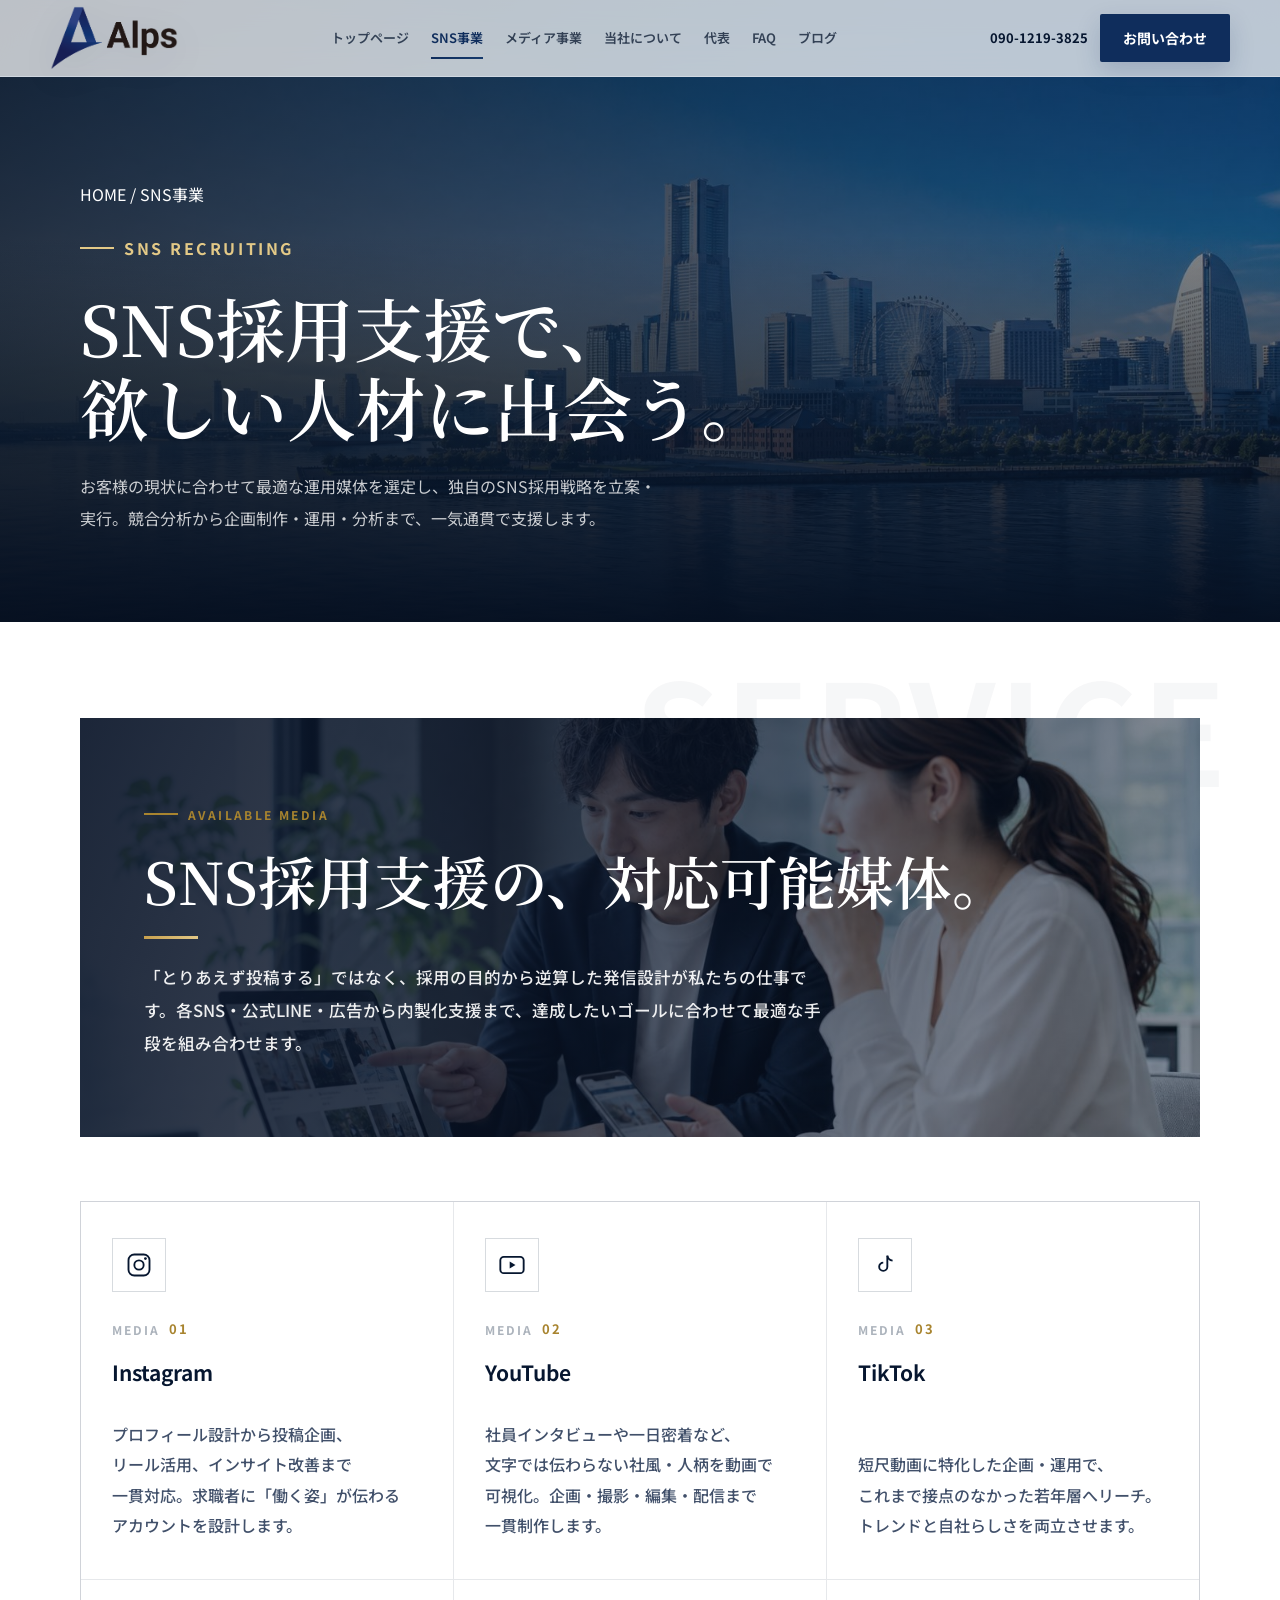
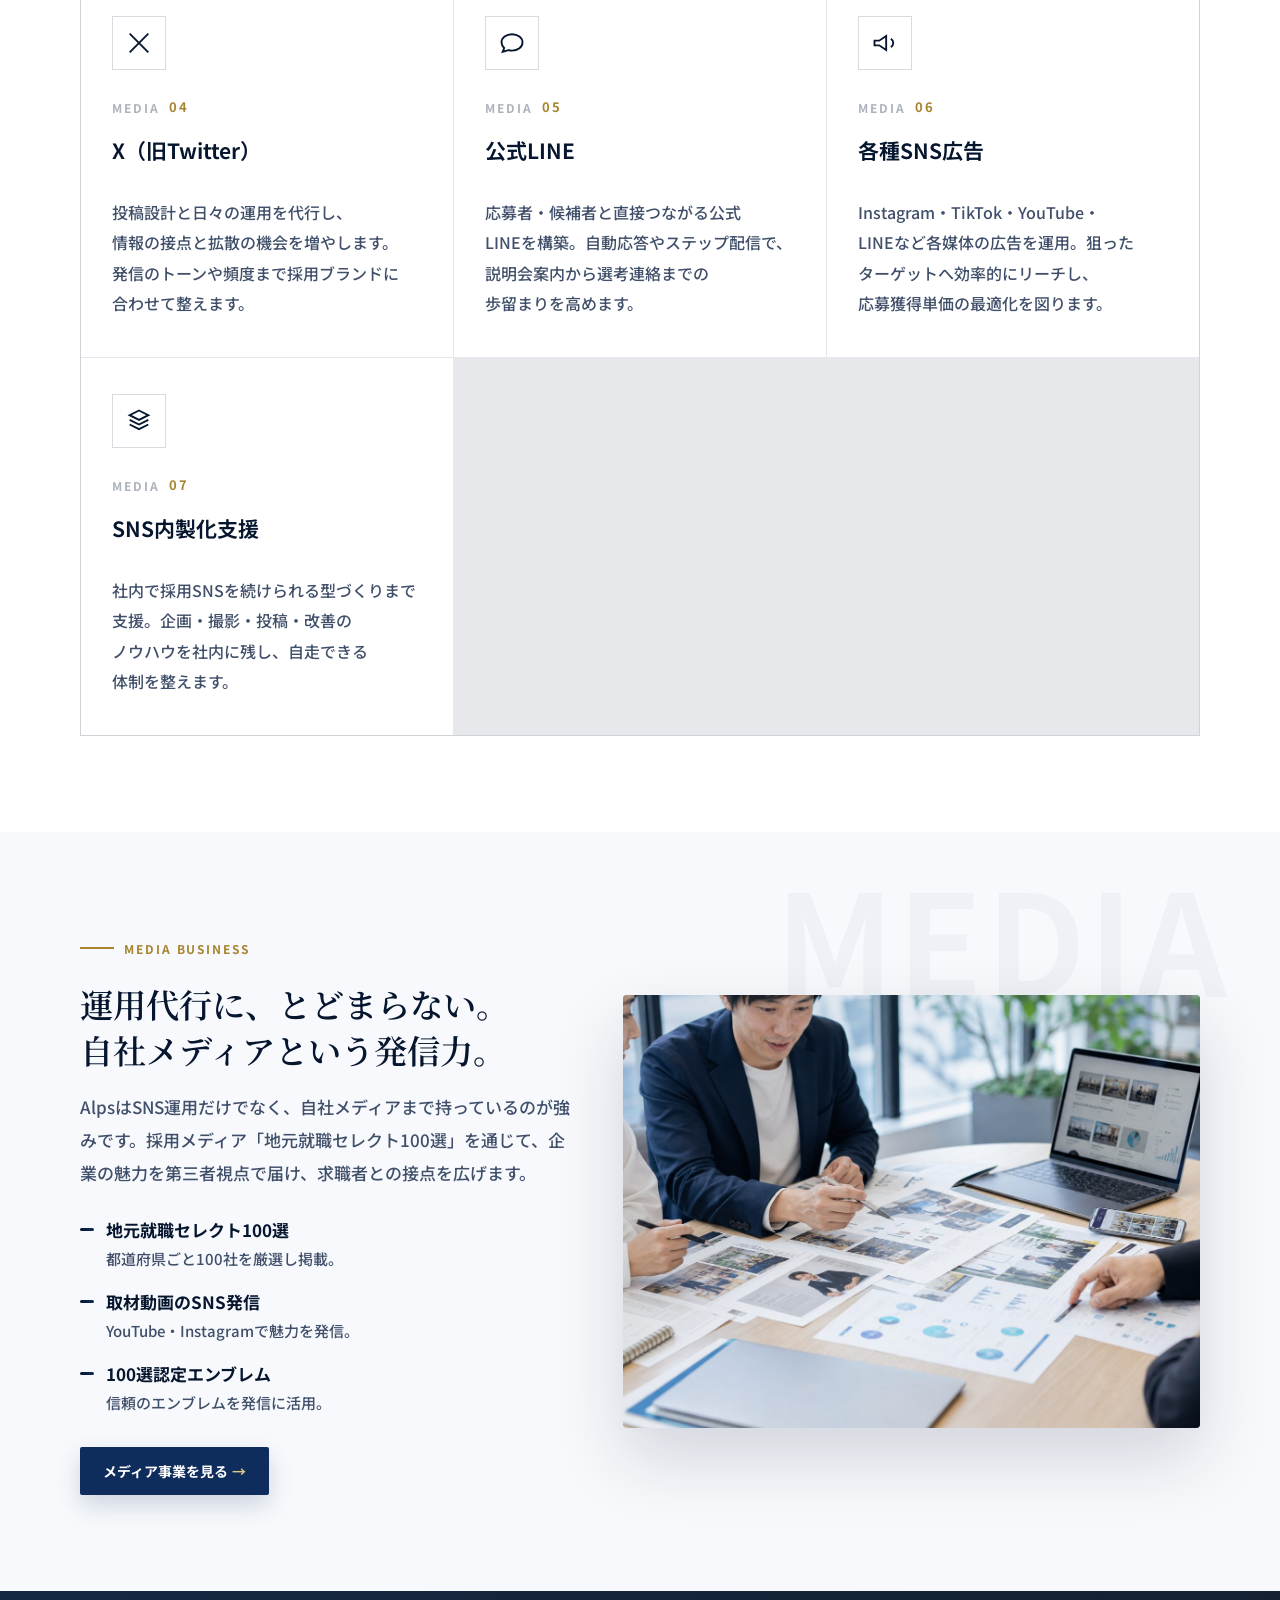
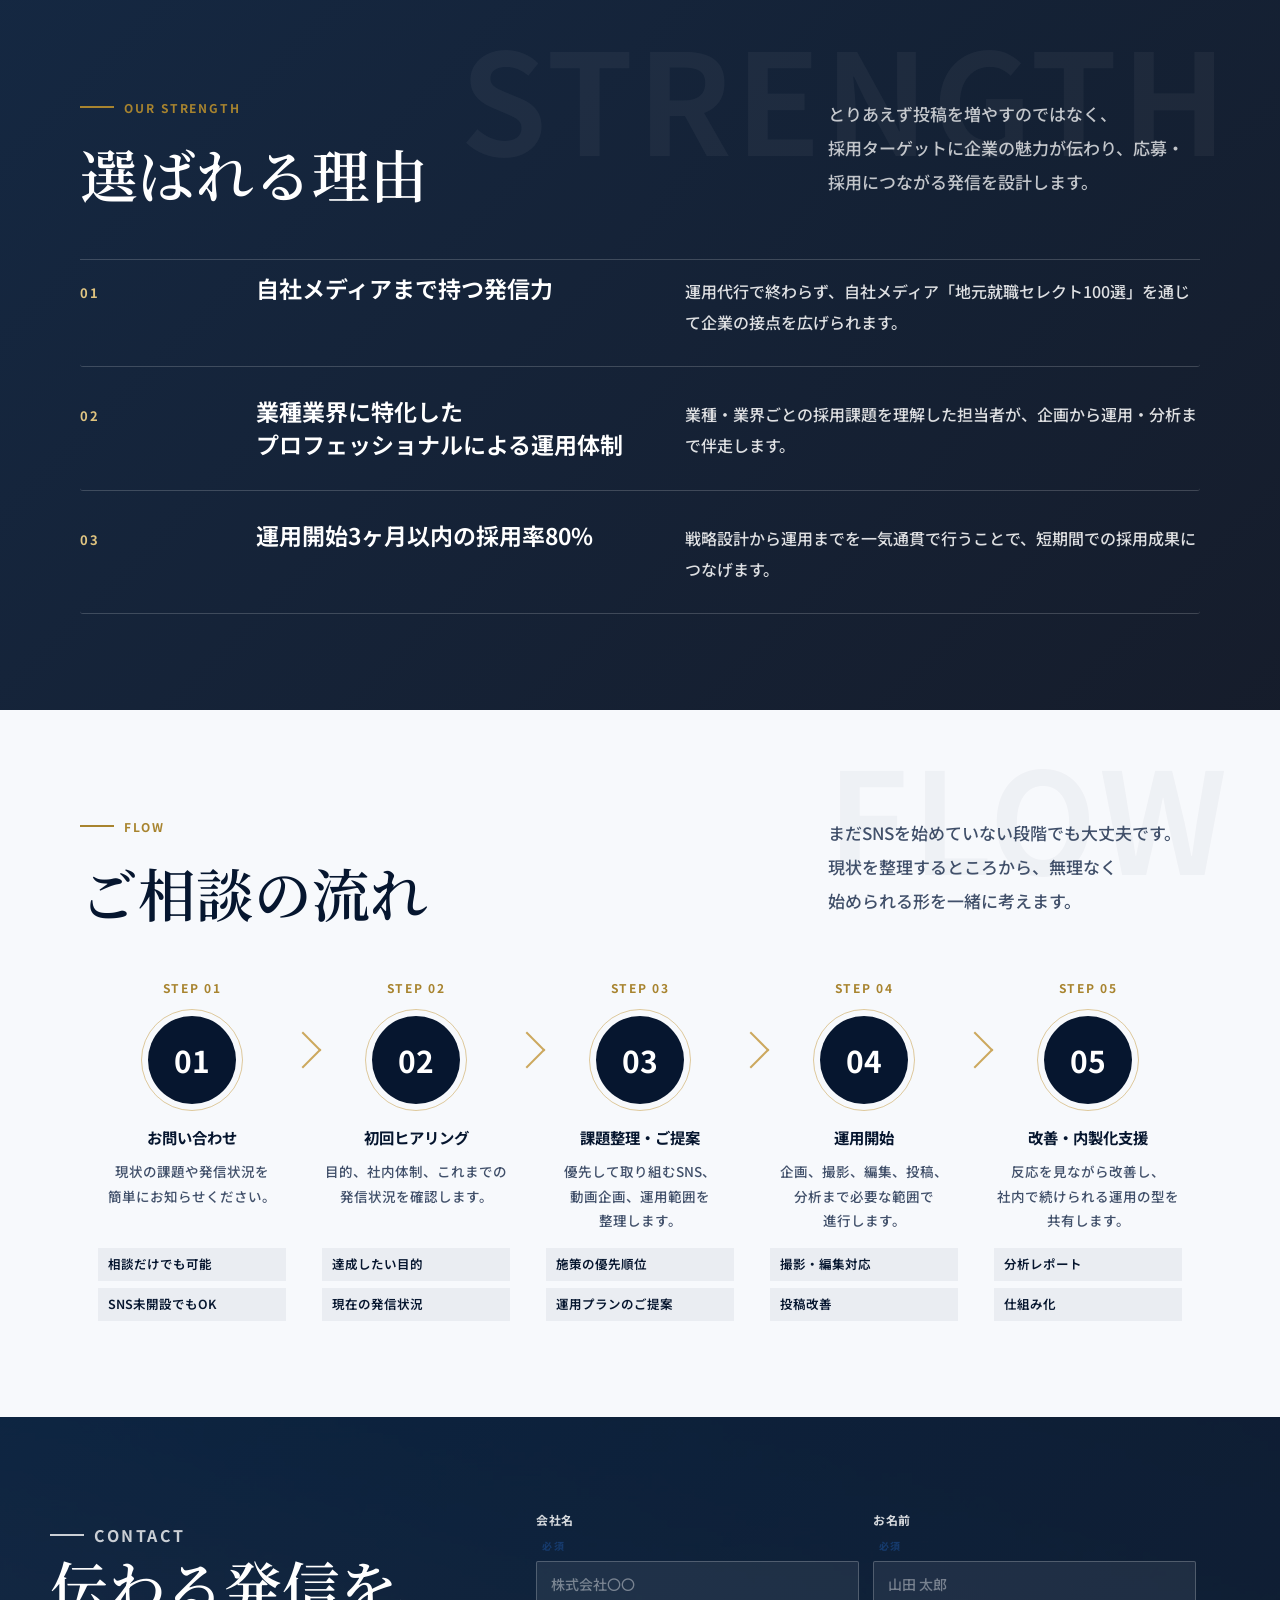
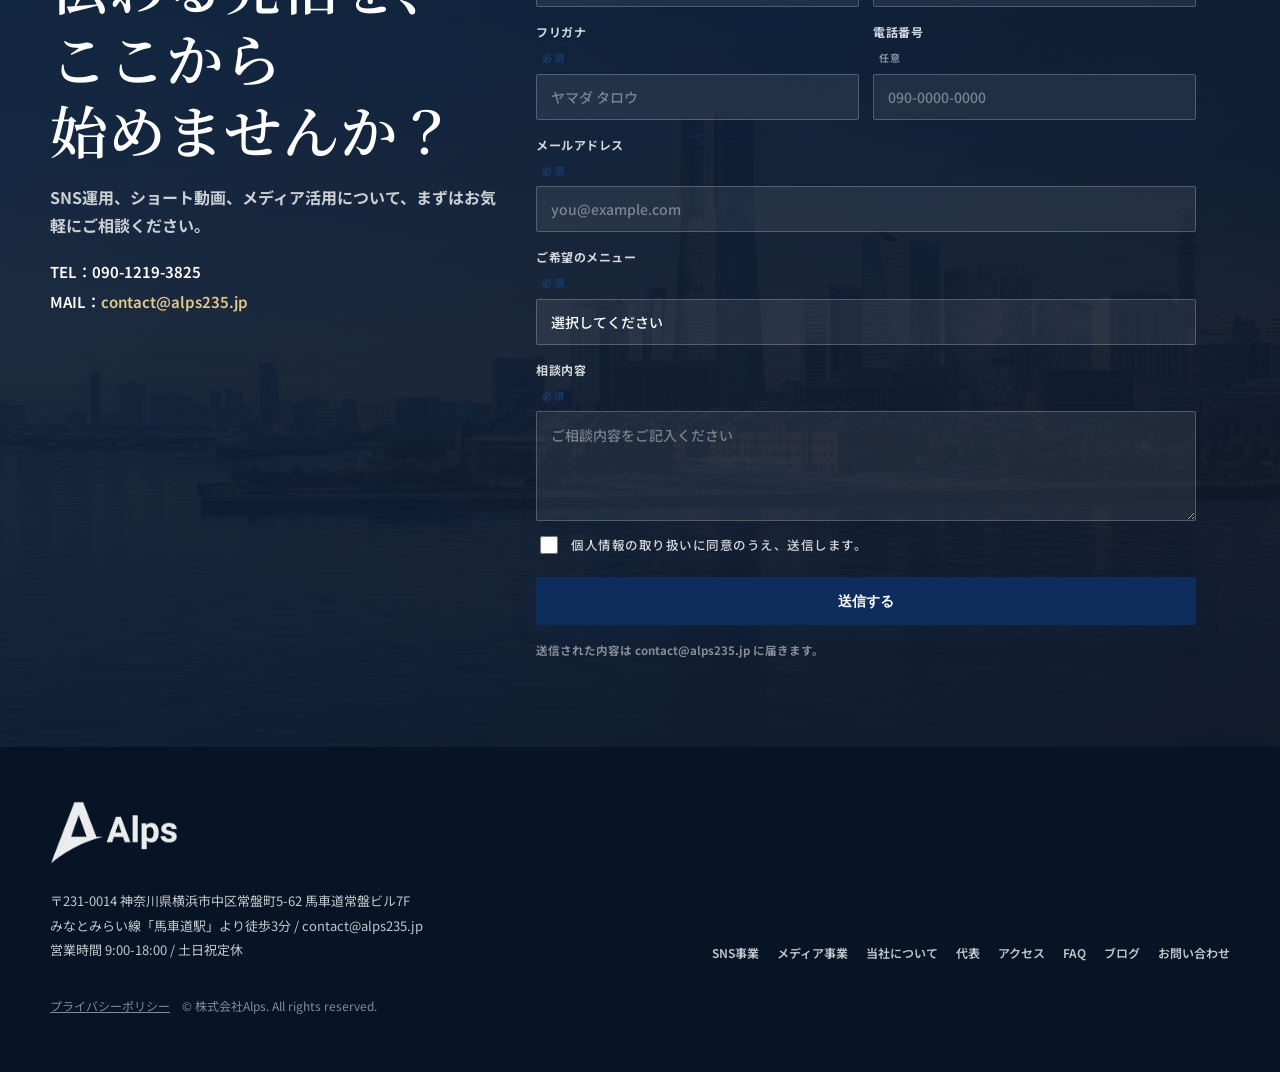
<file: before/work.html>
<!doctype html>
<html lang="ja">
<head>
<meta name="robots" content="noindex,nofollow">
  <meta charset="utf-8">
  <meta name="viewport" content="width=device-width, initial-scale=1">
  <title>事業紹介｜株式会社Alps｜SNSウェブマーケティング</title>
  <meta name="description" content="定額ショート動画、Instagram・TikTok・X運用、SNSタレントキャスティング、内製化支援まで。株式会社AlpsのSNSウェブマーケティング支援をご紹介します。">
  <link rel="preconnect" href="https://fonts.googleapis.com">
  <link rel="preconnect" href="https://fonts.gstatic.com" crossorigin>
  <link href="https://fonts.googleapis.com/css2?family=Noto+Sans+JP:wght@400;500;600;700;900&family=Noto+Serif+JP:wght@500;600;700;900&display=swap" rel="stylesheet">
  <link rel="stylesheet" href="alps.css">
  <script>document.documentElement.classList.add('js');</script>

<link rel="canonical" href="work.html">
<meta property="og:type" content="website">
<meta property="og:site_name" content="株式会社Alps">
<meta property="og:title" content="事業紹介｜株式会社Alps｜SNSウェブマーケティング">
<meta property="og:description" content="定額ショート動画、Instagram・TikTok・X運用、SNSタレントキャスティング、内製化支援まで。株式会社AlpsのSNSウェブマーケティング支援をご紹介します。">
<meta property="og:url" content="https://alpssns.com/work/">
<meta property="og:image" content="assets/hero-minatomirai.jpg">
<meta name="twitter:card" content="summary_large_image">
<link rel="icon" href="https://alpssns.com/wp-content/uploads/2025/09/cropped-2b76fde2a64d796f07b5e4de11cb1e52-32x32.jpg" sizes="32x32" />
<link rel="icon" href="https://alpssns.com/wp-content/uploads/2025/09/cropped-2b76fde2a64d796f07b5e4de11cb1e52-192x192.jpg" sizes="192x192" />
<link rel="apple-touch-icon" href="https://alpssns.com/wp-content/uploads/2025/09/cropped-2b76fde2a64d796f07b5e4de11cb1e52-180x180.jpg" />
</head>
<body>

  <header class="site-header">
    <div class="header-inner">
      <a class="brand brand-logo-link" href="index.html" aria-label="株式会社Alps ホーム">
        <img class="brand-logo" src="assets/alps-logo-full.png" alt="株式会社Alps">
      </a>
      <nav class="nav" aria-label="主要メニュー">
        <a href="index.html">トップページ</a>
        <a href="work.html">SNS事業</a>
        <a href="special.html">メディア事業</a>
        <a href="about.html">当社について</a>
        <a href="owner.html">代表</a>
        <a href="faq.html">FAQ</a>
        <a href="https://alpssns.com/blog/">ブログ</a>
      </nav>
      <div class="header-actions">
        <a class="tel" href="tel:09012193825">090-1219-3825</a>
        <a class="btn btn-primary" href="index.html#contact">お問い合わせ</a>
      </div>
      <button class="nav-toggle" type="button" aria-label="メニューを開く" aria-expanded="false" aria-controls="mobileNav">
        <span></span><span></span><span></span>
      </button>
    </div>
    <nav class="mobile-nav" id="mobileNav" aria-label="モバイルメニュー">
      <a href="index.html">トップページ</a>
      <a href="work.html">SNS事業</a>
      <a href="special.html">メディア事業</a>
      <a href="about.html">当社について</a>
      <a href="owner.html">代表</a>
      <a href="faq.html">FAQ</a>
        <a href="https://alpssns.com/blog/">ブログ</a>
      <a class="mobile-nav__cta" href="index.html#contact">お問い合わせ</a>
      <a class="mobile-nav__tel" href="tel:09012193825">090-1219-3825</a>
    </nav>
  </header>

  <main>
    <section class="page-hero" data-screen-label="事業紹介ヒーロー">
      <div class="container">
        <nav class="breadcrumb" aria-label="パンくず"><a href="index.html">HOME</a> <span>/</span> <span>SNS事業</span></nav>
        <p class="eyebrow" style="color:#e3c987;">SNS Recruiting</p>
        <h1>SNS採用支援で、<br>欲しい人材に出会う。</h1>
        <p>お客様の現状に合わせて最適な運用媒体を選定し、独自のSNS採用戦略を立案・実行。競合分析から企画制作・運用・分析まで、一気通貫で支援します。</p>
      </div>
    </section>

    <section class="section" data-kicker="SERVICE" data-screen-label="サービス一覧">
      <div class="container">
        <div class="band-head reveal">
          <img class="band-head__media" src="assets/photo-sns-meeting.jpg" alt="">
          <p class="eyebrow">Available Media</p>
          <h2 class="section-title">SNS採用支援の、対応可能媒体。</h2>
          <p class="band-lead">「とりあえず投稿する」ではなく、採用の目的から逆算した発信設計が私たちの仕事です。各SNS・公式LINE・広告から内製化支援まで、達成したいゴールに合わせて最適な手段を組み合わせます。</p>
        </div>
        <div class="grid grid-3 service-grid reveal">
          <article class="service-item card">
            <div class="service-icon" aria-hidden="true"><svg viewBox="0 0 24 24" fill="none" stroke="currentColor" stroke-width="1.6"><rect x="3" y="3" width="18" height="18" rx="5"/><circle cx="12" cy="12" r="4"/><circle cx="17.5" cy="6.5" r="1.2" fill="currentColor" stroke="none"/></svg></div>
            <span class="card-number">MEDIA <em>01</em></span>
            <h3>Instagram</h3>
            <p>プロフィール設計から投稿企画、リール活用、インサイト改善まで一貫対応。求職者に「働く姿」が伝わるアカウントを設計します。</p>
          </article>
          <article class="service-item card">
            <div class="service-icon" aria-hidden="true"><svg viewBox="0 0 24 24" fill="none" stroke="currentColor" stroke-width="1.6"><rect x="2" y="5" width="20" height="14" rx="3"/><path d="M10 9l5 3-5 3z" fill="currentColor" stroke="none"/></svg></div>
            <span class="card-number">MEDIA <em>02</em></span>
            <h3>YouTube</h3>
            <p>社員インタビューや一日密着など、文字では伝わらない社風・人柄を動画で可視化。企画・撮影・編集・配信まで一貫制作します。</p>
          </article>
          <article class="service-item card">
            <div class="service-icon" aria-hidden="true"><svg viewBox="0 0 24 24" fill="none" stroke="currentColor" stroke-width="1.6"><path d="M14 4v9.5a3.5 3.5 0 1 1-3.5-3.5"/><path d="M14 4c.5 2.5 2 4 4.5 4.3"/></svg></div>
            <span class="card-number">MEDIA <em>03</em></span>
            <h3>TikTok</h3>
            <p>短尺動画に特化した企画・運用で、これまで接点のなかった若年層へリーチ。トレンドと自社らしさを両立させます。</p>
          </article>
          <article class="service-item card">
            <div class="service-icon" aria-hidden="true"><svg viewBox="0 0 24 24" fill="none" stroke="currentColor" stroke-width="1.6"><path d="M4 4l16 16M20 4L4 20"/></svg></div>
            <span class="card-number">MEDIA <em>04</em></span>
            <h3>X（旧Twitter）</h3>
            <p>投稿設計と日々の運用を代行し、情報の接点と拡散の機会を増やします。発信のトーンや頻度まで採用ブランドに合わせて整えます。</p>
          </article>
          <article class="service-item card">
            <div class="service-icon" aria-hidden="true"><svg viewBox="0 0 24 24" fill="none" stroke="currentColor" stroke-width="1.6"><path d="M21 11.5c0 4-4 7-9 7-1 0-2-.1-3-.4L4 19.5l1.3-3.2A6.8 6.8 0 0 1 3 11.5c0-4 4-7 9-7s9 3 9 7z"/></svg></div>
            <span class="card-number">MEDIA <em>05</em></span>
            <h3>公式LINE</h3>
            <p>応募者・候補者と直接つながる公式LINEを構築。自動応答やステップ配信で、説明会案内から選考連絡までの歩留まりを高めます。</p>
          </article>
          <article class="service-item card">
            <div class="service-icon" aria-hidden="true"><svg viewBox="0 0 24 24" fill="none" stroke="currentColor" stroke-width="1.6"><path d="M3 10v4h4l6 4V6l-6 4H3z"/><path d="M17 8.5a4 4 0 0 1 0 7"/></svg></div>
            <span class="card-number">MEDIA <em>06</em></span>
            <h3>各種SNS広告</h3>
            <p>Instagram・TikTok・YouTube・LINEなど各媒体の広告を運用。狙ったターゲットへ効率的にリーチし、応募獲得単価の最適化を図ります。</p>
          </article>
          <article class="service-item card">
            <div class="service-icon" aria-hidden="true"><svg viewBox="0 0 24 24" fill="none" stroke="currentColor" stroke-width="1.6"><path d="M12 3l8 4-8 4-8-4 8-4z"/><path d="M4 11l8 4 8-4M4 15l8 4 8-4"/></svg></div>
            <span class="card-number">MEDIA <em>07</em></span>
            <h3>SNS内製化支援</h3>
            <p>社内で採用SNSを続けられる型づくりまで支援。企画・撮影・投稿・改善のノウハウを社内に残し、自走できる体制を整えます。</p>
          </article>
        </div>
      </div>
    </section>

    <section class="section section-soft" data-kicker="MEDIA" data-screen-label="メディア事業への誘導">
      <div class="container">
        <div class="media-feature reveal">
          <div class="media-feature-body">
            <p class="eyebrow">Media Business</p>
            <h3 class="media-feature-title">運用代行に、とどまらない。自社メディアという発信力。</h3>
            <p class="media-feature-lead">AlpsはSNS運用だけでなく、自社メディアまで持っているのが強みです。採用メディア「地元就職セレクト100選」を通じて、企業の魅力を第三者視点で届け、求職者との接点を広げます。</p>
            <ul class="media-list">
              <li><strong>地元就職セレクト100選</strong><span>都道府県ごと100社を厳選し掲載。</span></li>
              <li><strong>取材動画のSNS発信</strong><span>YouTube・Instagramで魅力を発信。</span></li>
              <li><strong>100選認定エンブレム</strong><span>信頼のエンブレムを発信に活用。</span></li>
            </ul>
            <a class="btn btn-primary" href="special.html">メディア事業を見る <em aria-hidden="true">→</em></a>
          </div>
          <div class="media-feature-visual">
            <img src="assets/photo-media-planning.jpg" alt="メディア事業の企画・編集">
          </div>
        </div>
      </div>
    </section>

    <section class="section section-dark" data-kicker="STRENGTH" data-screen-label="選ばれる理由">
      <div class="container">
        <div class="section-head reveal">
          <div>
            <p class="eyebrow">Our Strength</p>
            <h2 class="section-title">選ばれる理由</h2>
          </div>
          <p class="section-copy">とりあえず投稿を増やすのではなく、採用ターゲットに企業の魅力が伝わり、応募・採用につながる発信を設計します。</p>
        </div>
        <div class="reason-list">
          <article class="reason-item reveal"><span class="num">01</span><h3>自社メディアまで持つ発信力</h3><p>運用代行で終わらず、自社メディア「地元就職セレクト100選」を通じて企業の接点を広げられます。</p></article>
          <article class="reason-item reveal"><span class="num">02</span><h3>業種業界に特化したプロフェッショナルによる運用体制</h3><p>業種・業界ごとの採用課題を理解した担当者が、企画から運用・分析まで伴走します。</p></article>
          <article class="reason-item reveal"><span class="num">03</span><h3>運用開始3ヶ月以内の採用率80%</h3><p>戦略設計から運用までを一気通貫で行うことで、短期間での採用成果につなげます。</p></article>
        </div>
      </div>
    </section>

    <section class="section section-soft" data-kicker="FLOW" data-screen-label="ご相談の流れ">
      <div class="container">
        <div class="section-head reveal">
          <div>
            <p class="eyebrow">Flow</p>
            <h2 class="section-title">ご相談の流れ</h2>
          </div>
          <p class="section-copy">まだSNSを始めていない段階でも大丈夫です。現状を整理するところから、無理なく始められる形を一緒に考えます。</p>
        </div>
        <div class="flow">
          <article class="flow-item reveal"><span class="flow-step">STEP 01</span><span class="flow-badge">01</span><h3>お問い合わせ</h3><p>現状の課題や発信状況を簡単にお知らせください。</p><ul><li>相談だけでも可能</li><li>SNS未開設でもOK</li></ul></article>
          <article class="flow-item reveal"><span class="flow-step">STEP 02</span><span class="flow-badge">02</span><h3>初回ヒアリング</h3><p>目的、社内体制、これまでの発信状況を確認します。</p><ul><li>達成したい目的</li><li>現在の発信状況</li></ul></article>
          <article class="flow-item reveal"><span class="flow-step">STEP 03</span><span class="flow-badge">03</span><h3>課題整理・ご提案</h3><p>優先して取り組むSNS、動画企画、運用範囲を整理します。</p><ul><li>施策の優先順位</li><li>運用プランのご提案</li></ul></article>
          <article class="flow-item reveal"><span class="flow-step">STEP 04</span><span class="flow-badge">04</span><h3>運用開始</h3><p>企画、撮影、編集、投稿、分析まで必要な範囲で進行します。</p><ul><li>撮影・編集対応</li><li>投稿改善</li></ul></article>
          <article class="flow-item reveal"><span class="flow-step">STEP 05</span><span class="flow-badge">05</span><h3>改善・内製化支援</h3><p>反応を見ながら改善し、社内で続けられる運用の型を共有します。</p><ul><li>分析レポート</li><li>仕組み化</li></ul></article>
        </div>
      </div>
    </section>

    <section class="cta" data-screen-label="お問い合わせ">
      <div class="cta-inner">
        <div class="contact-panel">
          <div class="reveal">
            <p class="eyebrow">Contact</p>
            <h2>伝わる発信を、ここから始めませんか？</h2>
            <p>SNS運用、ショート動画、メディア活用について、まずはお気軽にご相談ください。</p>
            <p style="color:#fff;font-size:15px;font-weight:600;line-height:2;margin:18px 0 0;">TEL：<a href="tel:09012193825" style="color:#fff;">090-1219-3825</a><br>MAIL：<a href="mailto:contact@alps235.jp" style="color:var(--gold-soft);">contact@alps235.jp</a></p>
          </div>
          <form class="contact-form reveal" action="#" onsubmit="return false" method="POST">
            <input type="hidden" name="action" value="alps_contact">
            <input type="text" name="_honey" style="display:none">
            <div class="cf-row">
              <label>会社名<span class="req">必須</span><input type="text" name="company" required placeholder="株式会社〇〇"></label>
              <label>お名前<span class="req">必須</span><input type="text" name="fullname" required placeholder="山田 太郎"></label>
            </div>
            <div class="cf-row">
              <label>フリガナ<span class="req">必須</span><input type="text" name="kana" required placeholder="ヤマダ タロウ"></label>
              <label>電話番号<span class="opt">任意</span><input type="tel" name="tel" placeholder="090-0000-0000"></label>
            </div>
            <label>メールアドレス<span class="req">必須</span><input type="email" name="email" required placeholder="you@example.com"></label>
            <label>ご希望のメニュー<span class="req">必須</span>
              <select name="menu" required>
                <option value="" disabled selected>選択してください</option>
                <option>SNS採用支援</option>
                <option>地元就職セレクト100選（メディア掲載）</option>
                <option>その他・ご相談</option>
              </select>
            </label>
            <label>相談内容<span class="req">必須</span><textarea name="message" required placeholder="ご相談内容をご記入ください"></textarea></label>
            <label class="cf-check"><input type="checkbox" name="agree" required> <span>個人情報の取り扱いに同意のうえ、送信します。</span></label>
            <button class="btn btn-primary" type="submit">送信する</button>
            <p class="cf-note">送信された内容は contact@alps235.jp に届きます。</p>
          </form>
        </div>
      </div>
    </section>
  </main>

  <footer class="footer">
    <div class="footer-inner">
      <div>
        <a class="brand brand-logo-link" href="index.html" aria-label="株式会社Alps ホーム">
          <img class="brand-logo" src="assets/alps-logo-full.png" alt="株式会社Alps" style="filter:brightness(0) invert(1);opacity:.92;">
        </a>
        <p>〒231-0014 神奈川県横浜市中区常盤町5-62 馬車道常盤ビル7F<br>みなとみらい線「馬車道駅」より徒歩3分 / contact@alps235.jp<br>営業時間 9:00-18:00 / 土日祝定休</p>
      </div>
      <nav class="footer-links" aria-label="フッターメニュー">
        <a href="work.html">SNS事業</a>
        <a href="special.html">メディア事業</a>
        <a href="about.html">当社について</a>
        <a href="owner.html">代表</a>
        <a href="https://alpssns.com/access/">アクセス</a>
        <a href="faq.html">FAQ</a>
        <a href="https://alpssns.com/blog/">ブログ</a>
        <a href="index.html#contact">お問い合わせ</a>
      </nav>
    </div>
    <p style="width:min(var(--max),calc(100% - 40px));margin:32px auto 0;font-size:12px;color:rgba(255,255,255,.5);"><a href="https://alpssns.com/privacy/" style="color:inherit;text-decoration:underline;">プライバシーポリシー</a>　© 株式会社Alps. All rights reserved.</p>
  </footer>

  <script src="app.js"></script>
</body>
</html>
</file>
<file: after/alps.css>
/* =========================================================
   Alps — 共通スタイル（ユーザー作成トップページより抽出）
   読み込み順を維持: ベース → de-AI上書き → refine上書き
   ========================================================= */

/* ===================== BASE ===================== */
:root {
  --ink: #111827;
  --navy: #06162f;
  --muted: #41506a;
  --line: #d9e0ea;
  --soft: #f4f7fb;
  --blue: #0f2d5c;
  --green: #0e7f78;
  --white: #ffffff;
  --shadow: 0 24px 70px rgba(11, 31, 58, .12);
  --radius: 8px;
  --max: 1180px;
}

* { box-sizing: border-box; }

html {
  scroll-behavior: smooth;
  overflow-x: hidden;
}

body {
  margin: 0;
  color: var(--ink);
  background: var(--white);
  font-family: "Inter", "Noto Sans JP", -apple-system, BlinkMacSystemFont, "Helvetica Neue", "Hiragino Sans", "Yu Gothic", YuGothic, Meiryo, sans-serif;
  line-height: 1.75;
  letter-spacing: 0;
  overflow-x: hidden;
  font-weight: 400;
}

@media (pointer: fine) {
  body.cursor-ready,
  body.cursor-ready a,
  body.cursor-ready button,
  body.cursor-ready summary,
  body.cursor-ready details {
    cursor: none;
  }
}

.cursor-dot,
.cursor-ring {
  position: fixed;
  left: 0;
  top: 0;
  z-index: 999;
  pointer-events: none;
  opacity: 0;
  transform: translate3d(-50%, -50%, 0);
  transition: opacity .2s ease, width .22s ease, height .22s ease, border-color .22s ease, background .22s ease;
}

.cursor-dot {
  width: 7px;
  height: 7px;
  border-radius: 999px;
  background: linear-gradient(135deg, var(--blue), var(--green));
  box-shadow: 0 0 18px rgba(15,45,92,.55);
}

.cursor-ring {
  width: 38px;
  height: 38px;
  border: 1px solid rgba(15,45,92,.42);
  border-radius: 999px;
  background: rgba(255,255,255,.08);
  backdrop-filter: blur(2px);
  mix-blend-mode: multiply;
}

body.cursor-ready .cursor-dot,
body.cursor-ready .cursor-ring { opacity: 1; }

body.cursor-hover .cursor-ring {
  width: 64px;
  height: 64px;
  border-color: rgba(19,163,127,.62);
  background: rgba(15,45,92,.08);
}

img { display: block; width: 100%; height: auto; }
a { color: inherit; text-decoration: none; }

section[id] { scroll-margin-top: 96px; }

.site-header {
  position: fixed;
  inset: 0 0 auto;
  z-index: 50;
  background: rgba(255, 255, 255, .72);
  border-bottom: 1px solid rgba(217, 224, 234, .7);
  backdrop-filter: blur(18px);
}

.header-inner {
  width: min(var(--max), calc(100% - 40px));
  height: 76px;
  margin: 0 auto;
  display: flex;
  align-items: center;
  justify-content: space-between;
  gap: 28px;
}

.brand {
  display: inline-flex;
  align-items: center;
  gap: 12px;
  font-weight: 700;
  color: var(--navy);
  line-height: 1;
}

.brand-logo-link { flex: 0 0 auto; }

.brand-logo {
  width: clamp(110px, 10vw, 132px);
  height: auto;
  display: block;
  object-fit: contain;
  filter: drop-shadow(0 10px 18px rgba(6,22,47,.08));
  transition: transform .32s ease, filter .32s ease;
}

.brand-logo-link:hover .brand-logo {
  transform: translateY(-2px);
  filter: drop-shadow(0 14px 22px rgba(6,22,47,.14));
}

.nav {
  display: flex;
  align-items: center;
  gap: 22px;
  color: #334155;
  font-size: 13px;
  font-weight: 600;
}

.nav a {
  position: relative;
  padding: 28px 0;
  transition: color .2s ease;
}

.nav a::after {
  content: "";
  position: absolute;
  left: 0;
  right: 0;
  bottom: 18px;
  height: 2px;
  background: linear-gradient(90deg, var(--blue), var(--green));
  transform: scaleX(0);
  transform-origin: left;
  transition: transform .24s ease;
}

.nav a:hover,
.nav a.is-active { color: var(--blue); }

.nav a:hover::after,
.nav a.is-active::after { transform: scaleX(1); }

.header-actions { display: flex; align-items: center; gap: 12px; }

.tel { color: var(--navy); font-size: 13px; font-weight: 700; white-space: nowrap; }

.btn {
  display: inline-flex;
  align-items: center;
  justify-content: center;
  min-height: 48px;
  padding: 0 22px;
  border: 1px solid transparent;
  border-radius: var(--radius);
  font-size: 14px;
  font-weight: 700;
  line-height: 1.2;
  position: relative;
  isolation: isolate;
  overflow: hidden;
  transition: transform .24s ease, box-shadow .24s ease, background .24s ease, color .24s ease, border-color .24s ease;
}

.btn::before {
  content: "";
  position: absolute;
  inset: -40% auto -40% -80%;
  z-index: -1;
  width: 70%;
  background: linear-gradient(90deg, transparent, rgba(255,255,255,.36), transparent);
  transform: skewX(-18deg);
  transition: left .55s ease;
}

.btn:hover { transform: translateY(-3px); }
.btn:hover::before { left: 120%; }

.btn-primary {
  color: var(--white);
  background: linear-gradient(135deg, var(--blue), var(--green));
  box-shadow: 0 14px 30px rgba(15, 45, 92, .24);
}

.btn-secondary {
  color: var(--navy);
  background: var(--white);
  border-color: var(--line);
}

.btn-dark {
  color: var(--white);
  background: var(--navy);
  box-shadow: 0 18px 42px rgba(11, 31, 58, .24);
}

.btn-ghost {
  color: var(--white);
  background: rgba(255, 255, 255, .08);
  border-color: rgba(255, 255, 255, .55);
  backdrop-filter: blur(4px);
}

.btn-ghost:hover {
  background: rgba(255, 255, 255, .18);
  border-color: rgba(255, 255, 255, .85);
}

.service-grid { margin-top: 8px; }

.service-item {
  display: flex;
  flex-direction: column;
  gap: 4px;
  min-height: 100%;
}

.service-cta {
  display: flex;
  justify-content: center;
  margin-top: clamp(36px, 4vw, 56px);
}

.service-cta .btn em,
.media-feature-body .btn em {
  font-style: normal;
  margin-left: 4px;
  transition: transform .3s ease;
}

.service-cta .btn:hover em,
.media-feature-body .btn:hover em { transform: translateX(5px); }

.media-feature {
  display: grid;
  grid-template-columns: minmax(0, .92fr) minmax(0, 1.08fr);
  gap: clamp(34px, 5vw, 72px);
  align-items: center;
}

.media-feature-visual {
  position: relative;
  border-radius: 16px;
  overflow: hidden;
  box-shadow: 0 30px 70px rgba(11, 31, 58, .16);
}

.media-feature-visual img {
  width: 100%;
  height: 100%;
  aspect-ratio: 4 / 3;
  object-fit: cover;
}

.media-feature-visual::after {
  content: "";
  position: absolute;
  inset: 0;
  background: linear-gradient(140deg, rgba(15, 45, 92, .12), transparent 55%);
  pointer-events: none;
}

.media-feature-title {
  margin: 0 0 16px;
  color: var(--navy);
  font-family: "Noto Serif JP", "Hiragino Mincho ProN", "Yu Mincho", "YuMincho", serif;
  font-size: clamp(24px, 2.6vw, 34px);
  font-weight: 600;
  line-height: 1.4;
}

.media-feature-lead {
  margin: 0 0 28px;
  color: var(--muted);
  font-size: 17px;
  font-weight: 500;
  line-height: 1.95;
}

.media-list {
  list-style: none;
  margin: 0 0 32px;
  padding: 0;
  display: grid;
  gap: 18px;
}

.media-list li { position: relative; padding-left: 26px; }

.media-list li::before {
  content: "";
  position: absolute;
  left: 0;
  top: 11px;
  width: 14px;
  height: 3px;
  border-radius: 2px;
  background: linear-gradient(90deg, var(--navy), var(--blue));
}

.media-list strong {
  display: block;
  color: var(--navy);
  font-size: 17px;
  font-weight: 700;
  line-height: 1.5;
}

.media-list span {
  display: block;
  margin-top: 3px;
  color: var(--muted);
  font-size: 15px;
  font-weight: 500;
  line-height: 1.7;
}

@media (max-width: 860px) {
  .media-feature { grid-template-columns: 1fr; gap: 28px; }
  .media-feature-visual { order: -1; }
}

.hero {
  position: relative;
  min-height: 100svh;
  padding: 0;
  overflow: hidden;
  background: #050d1c;
  isolation: isolate;
}

.hero-visual {
  position: absolute;
  inset: -5%;
  z-index: -3;
  background:
    linear-gradient(135deg, rgba(6, 22, 47, .8), rgba(6, 22, 47, .48) 48%, rgba(2, 6, 16, .86)),
    url("assets/hero-minatomirai.jpg") center / cover no-repeat;
  transform: scale(1.06);
  animation: heroImage 16s cubic-bezier(.2,.65,.2,1) infinite alternate;
  will-change: transform, filter;
}

.hero-visual::after {
  content: "";
  position: absolute;
  inset: 0;
  background:
    linear-gradient(180deg, transparent 0%, transparent 46%, rgba(5,13,28,.4) 60%, rgba(5,13,28,.85) 78%, rgba(2,6,16,.95) 100%),
    linear-gradient(90deg, rgba(5,13,28,.55) 0%, rgba(5,13,28,.18) 50%, rgba(5,13,28,.4) 100%);
}

.hero::before {
  content: "";
  position: absolute;
  inset: 0;
  z-index: -2;
  background:
    linear-gradient(rgba(255,255,255,.055) 1px, transparent 1px),
    linear-gradient(90deg, rgba(255,255,255,.04) 1px, transparent 1px);
  background-size: 72px 72px;
  mask-image: linear-gradient(90deg, rgba(0,0,0,.9), transparent 78%);
  opacity: .46;
  animation: gridFloat 12s linear infinite;
  pointer-events: none;
}

.hero::after {
  content: "";
  position: absolute;
  inset: 0;
  z-index: -1;
  background:
    radial-gradient(circle at 74% 36%, rgba(94,234,212,.18), transparent 32%),
    linear-gradient(110deg, transparent 0%, rgba(255,255,255,.2) 42%, transparent 52%);
  transform: translateX(-32%);
  animation: heroLight 5.8s ease-in-out infinite alternate;
  pointer-events: none;
}

.hero-motion { position: absolute; inset: 0; z-index: 0; overflow: hidden; pointer-events: none; }

.hero-impact {
  position: absolute;
  left: max(20px, calc((100vw - var(--max)) / 2));
  bottom: 28px;
  z-index: 0;
  color: rgba(255, 255, 255, .08);
  font-size: clamp(82px, 15vw, 224px);
  line-height: .82;
  font-weight: 760;
  letter-spacing: .02em;
  text-transform: uppercase;
  pointer-events: none;
  white-space: nowrap;
}

.hero-inner {
  position: relative;
  z-index: 1;
  width: min(var(--max), calc(100% - 40px));
  margin: 0 auto;
  display: flex;
  align-items: flex-end;
  min-height: 100svh;
  padding-bottom: clamp(72px, 9vw, 116px);
}

.hero-copy { max-width: 790px; }

.hero-inner > *,
.section-head > *,
.card,
.case-point { min-width: 0; }

.eyebrow {
  display: inline-flex;
  align-items: center;
  flex-wrap: wrap;
  gap: 10px;
  margin: 0 0 22px;
  color: var(--blue);
  font-size: 12px;
  font-weight: 700;
  letter-spacing: .16em;
  text-transform: uppercase;
  max-width: 100%;
  overflow-wrap: anywhere;
}

.eyebrow::before { content: ""; width: 34px; height: 2px; background: currentColor; }

.hero h1 {
  margin: 0;
  color: var(--white);
  font-family: "Noto Serif JP", "Hiragino Mincho ProN", "Yu Mincho", "YuMincho", serif;
  font-size: clamp(58px, 8vw, 118px);
  line-height: 1.02;
  letter-spacing: 0;
  font-weight: 600;
  overflow-wrap: anywhere;
  word-break: keep-all;
}

.hero h1 .accent,
.hero h1 .accent > span {
  color: transparent;
  background: linear-gradient(135deg, #93c5fd, #5eead4);
  background-clip: text;
  -webkit-background-clip: text;
}

.headline-line { display: block; overflow: hidden; }
.headline-line > span { display: block; white-space: nowrap; }

.js .hero-copy.is-visible h1 { animation: titleImpact .9s cubic-bezier(.16,.82,.24,1) .2s both; }
.js .hero-copy.is-visible .eyebrow { animation: heroTextIn .62s cubic-bezier(.18,.8,.2,1) .08s both; }
.js .hero-copy.is-visible .hero-actions { animation: heroTextIn .68s cubic-bezier(.18,.8,.2,1) .5s both; }

.hero-lead {
  margin: 26px 0 0;
  max-width: 640px;
  color: rgba(255, 255, 255, .94);
  font-size: clamp(16px, 1.55vw, 21px);
  font-weight: 600;
  line-height: 1.85;
  opacity: 0;
  transform: translateY(16px);
  transition: opacity .8s ease .42s, transform .8s ease .42s;
}

.js .hero-copy.is-visible .hero-lead { opacity: 1; transform: none; }

.hero-actions { display: flex; flex-wrap: wrap; gap: 14px; margin: 30px 0 0; }
.hero .btn { min-height: 58px; padding: 0 30px; font-size: 15px; }

.hero-scroll {
  position: absolute;
  right: max(24px, calc((100vw - var(--max)) / 2));
  bottom: 42px;
  z-index: 2;
  display: grid;
  justify-items: center;
  gap: 14px;
  color: rgba(255,255,255,.72);
  font-size: 10px;
  font-weight: 700;
  letter-spacing: .18em;
  text-transform: uppercase;
  writing-mode: vertical-rl;
}

.hero-scroll::after {
  content: "";
  width: 1px;
  height: 76px;
  background: linear-gradient(180deg, rgba(255,255,255,.78), transparent);
  animation: scrollLine 1.8s ease-in-out infinite;
}

.section { position: relative; padding: 136px 0; overflow: hidden; }

.section::before {
  content: attr(data-kicker);
  position: absolute;
  top: 34px;
  right: max(20px, calc((100vw - var(--max)) / 2));
  color: rgba(11, 31, 58, .035);
  font-size: clamp(68px, 11vw, 154px);
  line-height: 1;
  font-weight: 650;
  letter-spacing: .02em;
  pointer-events: none;
  white-space: nowrap;
}

.section-soft { background: #f7f9fc; }

.section-dark {
  color: var(--white);
  background:
    linear-gradient(135deg, rgba(11,31,58,.96), rgba(17,24,39,.98)),
    radial-gradient(circle at 80% 20%, rgba(19,163,127,.24), transparent 34%);
}

.section-dark::before { color: rgba(255,255,255,.045); }

.container {
  position: relative;
  z-index: 1;
  width: min(1120px, calc(100% - 56px));
  margin: 0 auto;
}

.section-head {
  display: grid;
  grid-template-columns: minmax(0, .78fr) minmax(280px, .42fr);
  gap: 84px;
  align-items: start;
  margin-bottom: 72px;
}

.section-title {
  margin: 0;
  color: var(--navy);
  font-family: "Noto Serif JP", "Hiragino Mincho ProN", "Yu Mincho", "YuMincho", serif;
  font-size: clamp(34px, 4.5vw, 58px);
  line-height: 1.16;
  font-weight: 600;
  overflow-wrap: normal;
  word-break: keep-all;
  line-break: strict;
}

.section-dark .section-title { color: var(--white); }

.section-copy {
  margin: 10px 0 0;
  max-width: 460px;
  color: var(--muted);
  font-size: 17px;
  line-height: 2;
  font-weight: 500;
  overflow-wrap: break-word;
  word-break: auto-phrase;
  line-break: strict;
}

.section-dark .section-copy,
.section-dark .eyebrow { color: rgba(255,255,255,.74); }

.grid { display: grid; gap: clamp(30px, 4vw, 56px); }
.grid-2 { grid-template-columns: repeat(2, minmax(0, 1fr)); }
.grid-3 { grid-template-columns: repeat(3, minmax(0, 1fr)); }
.grid-4 { grid-template-columns: repeat(4, minmax(0, 1fr)); }

.business-grid {
  display: grid;
  grid-template-columns: repeat(2, minmax(0, 1fr));
  gap: clamp(22px, 3vw, 34px);
}

.business-card {
  position: relative;
  display: grid;
  grid-template-rows: 260px 1fr;
  min-height: 680px;
  border-radius: 10px;
  background: var(--white);
  color: var(--ink);
  text-decoration: none;
  overflow: hidden;
  box-shadow: 0 28px 74px rgba(6, 22, 47, .08);
  transition: transform .34s ease, box-shadow .34s ease;
  isolation: isolate;
}

.business-card::after {
  content: "";
  position: absolute;
  inset: 0;
  border: 1px solid rgba(6,22,47,.12);
  border-radius: inherit;
  pointer-events: none;
  transition: border-color .34s ease;
}

.business-card:hover { transform: translateY(-8px); box-shadow: 0 38px 96px rgba(6, 22, 47, .16); }
.business-card:hover::after { border-color: rgba(6,22,47,.34); }

.business-thumb { position: relative; overflow: hidden; background: var(--navy); }

.business-thumb img {
  width: 100%;
  height: 100%;
  object-fit: cover;
  transform: scale(1.02);
  transition: transform .7s cubic-bezier(.2,.65,.2,1), filter .7s ease;
  filter: saturate(.92) contrast(1.04);
}

.business-card:hover .business-thumb img { transform: scale(1.09); filter: saturate(1.04) contrast(1.08); }

.business-thumb::after {
  content: "";
  position: absolute;
  inset: 0;
  background: linear-gradient(180deg, rgba(6,22,47,.05), rgba(6,22,47,.48));
}

.business-body { display: flex; flex-direction: column; padding: clamp(28px, 3.5vw, 46px); }

.business-card-head {
  display: flex;
  align-items: center;
  justify-content: space-between;
  gap: 18px;
  margin-bottom: 24px;
}

.business-num { font-size: 12px; font-weight: 800; color: var(--blue); letter-spacing: .18em; }
.business-tag { font-size: 10px; font-weight: 700; letter-spacing: .2em; color: var(--muted); text-transform: uppercase; }

.business-card h3 {
  margin: 0 0 18px;
  font-family: "Noto Serif JP", "Hiragino Mincho ProN", "Yu Mincho", "YuMincho", serif;
  font-size: clamp(30px, 3.2vw, 46px);
  color: var(--navy);
  font-weight: 600;
  line-height: 1.22;
  word-break: keep-all;
  overflow-wrap: anywhere;
}

.business-card > p,
.business-body > p {
  margin: 0 0 28px;
  color: var(--muted);
  font-size: 15px;
  line-height: 1.95;
}

.business-items {
  list-style: none;
  margin: 0 0 30px;
  padding: 0;
  display: grid;
  grid-template-columns: repeat(2, minmax(0, 1fr));
  gap: 12px 18px;
}

.business-items li {
  position: relative;
  padding-left: 18px;
  font-size: 13px;
  color: var(--ink);
  font-weight: 600;
  line-height: 1.65;
  word-break: keep-all;
  overflow-wrap: anywhere;
}

.business-items li::before {
  content: "";
  position: absolute;
  left: 0;
  top: .82em;
  width: 9px;
  height: 2px;
  background: linear-gradient(90deg, var(--navy), var(--green));
}

.business-arrow {
  display: inline-flex;
  align-items: center;
  gap: 10px;
  margin-top: auto;
  font-size: 13px;
  font-weight: 800;
  color: var(--navy);
  letter-spacing: .04em;
}

.business-arrow em { font-style: normal; transition: transform .32s ease; }
.business-card:hover .business-arrow em { transform: translateX(7px); }

/* YouTube ボタン（赤・アイコン付き） */
.yt-btn {
  display: inline-flex;
  align-items: center;
  gap: 10px;
  margin-top: auto;
  align-self: flex-start;
  padding: 15px 26px;
  background: #FF0000;
  color: #fff;
  border-radius: 10px;
  font-size: 16px;
  font-weight: 800;
  letter-spacing: .02em;
  box-shadow: 0 10px 24px rgba(255,0,0,.26);
  transition: transform .25s ease, box-shadow .25s ease, background .25s ease;
}
.yt-btn svg { flex: 0 0 auto; width: 24px; height: 24px; }
.card:hover .yt-btn { background: #e60000; transform: translateY(-2px); box-shadow: 0 14px 30px rgba(255,0,0,.36); }

/* 掲載サイトボタン（枠線・矢印付き） */
.site-btn {
  display: inline-flex;
  align-items: center;
  gap: 10px;
  margin-top: auto;
  align-self: flex-start;
  padding: 15px 26px;
  background: var(--navy);
  color: #fff;
  border-radius: 10px;
  font-size: 16px;
  font-weight: 800;
  letter-spacing: .02em;
  box-shadow: 0 10px 24px rgba(11,31,58,.2);
  transition: transform .25s ease, box-shadow .25s ease;
}
.site-btn svg { flex: 0 0 auto; }
.site-btn em { font-style: normal; transition: transform .32s ease; }
.card:hover .site-btn { transform: translateY(-2px); box-shadow: 0 14px 30px rgba(11,31,58,.3); }
.card:hover .site-btn em { transform: translateX(6px); }

.business-detail-grid {
  display: grid;
  grid-template-columns: repeat(2, minmax(0, 1fr));
  gap: clamp(22px, 3vw, 34px);
  margin-top: 42px;
}

.business-detail-card {
  position: relative;
  display: grid;
  grid-template-columns: 180px 1fr;
  gap: clamp(24px, 4vw, 44px);
  align-items: stretch;
  padding: clamp(24px, 3vw, 34px);
  background: rgba(255,255,255,.76);
  border: 1px solid rgba(6,22,47,.1);
  border-radius: 10px;
  box-shadow: 0 20px 58px rgba(6, 22, 47, .06);
  overflow: hidden;
  transition: transform .32s ease, box-shadow .32s ease, border-color .32s ease;
}

.business-detail-card:hover {
  transform: translateY(-6px);
  border-color: rgba(6,22,47,.25);
  box-shadow: 0 30px 74px rgba(6, 22, 47, .12);
}

.business-detail-card .business-thumb { min-height: 240px; border-radius: 8px; }

.business-detail-card h3 {
  margin: 0 0 14px;
  color: var(--navy);
  font-family: "Noto Serif JP", "Hiragino Mincho ProN", "Yu Mincho", "YuMincho", serif;
  font-size: clamp(24px, 2.4vw, 34px);
  line-height: 1.28;
  font-weight: 600;
}

.business-detail-card p { margin: 0 0 20px; color: var(--muted); font-size: 14px; line-height: 1.9; }

.business-chip-list { display: flex; flex-wrap: wrap; gap: 9px; margin-top: 22px; }

.business-chip-list span {
  display: inline-flex;
  align-items: center;
  min-height: 34px;
  padding: 0 12px;
  border-radius: 999px;
  color: var(--navy);
  background: rgba(6,22,47,.06);
  font-size: 12px;
  font-weight: 700;
}

.card {
  position: relative;
  min-height: 100%;
  padding: 28px 0 0;
  border: 0;
  border-top: 1px solid rgba(11, 31, 58, .18);
  border-radius: 0;
  background: transparent;
  box-shadow: none;
  overflow: visible;
  transition: transform .28s ease, border-color .28s ease;
}

.card:hover { transform: translateY(-4px); border-color: rgba(15, 45, 92, .24); }

.card::after {
  content: "";
  position: absolute;
  inset: 0 0 auto;
  height: 1px;
  background: linear-gradient(90deg, var(--blue), var(--green));
  opacity: 0;
  transition: opacity .2s ease;
}

.card:hover::after { opacity: 1; }

.card-number {
  display: block;
  margin-bottom: 18px;
  color: var(--blue);
  font-size: 12px;
  font-weight: 700;
  letter-spacing: .18em;
}

.card h3 {
  margin: 0 0 14px;
  color: var(--navy);
  font-size: 21px;
  line-height: 1.45;
  font-weight: 650;
  overflow-wrap: break-word;
  word-break: auto-phrase;
  line-break: strict;
}

.card p {
  margin: 0;
  color: var(--muted);
  font-size: 16px;
  line-height: 1.9;
  font-weight: 500;
  overflow-wrap: break-word;
  word-break: auto-phrase;
  line-break: strict;
}

.check {
  flex: 0 0 auto;
  width: 30px;
  height: 30px;
  display: grid;
  place-items: center;
  color: var(--white);
  background: linear-gradient(135deg, var(--blue), var(--green));
  border-radius: 999px;
  font-size: 15px;
  font-weight: 700;
  transition: transform .24s ease, background .24s ease;
}

.service-card { padding: 30px 0 0; }
.service-card h3 { font-size: 24px; }
.service-card p { font-size: 14px; line-height: 1.85; }

.service-card ul,
.flow-item ul {
  display: grid;
  gap: 8px;
  margin: 18px 0 0;
  padding: 0;
  list-style: none;
  color: #526174;
  font-size: 13px;
  line-height: 1.7;
  text-align: left;
}

.service-card li,
.flow-item li {
  position: relative;
  padding-left: 18px;
  word-break: auto-phrase;
  overflow-wrap: break-word;
  line-break: strict;
}

.service-card li::before,
.flow-item li::before {
  content: "";
  position: absolute;
  left: 0;
  top: .72em;
  width: 6px;
  height: 6px;
  border-radius: 999px;
  background: linear-gradient(135deg, var(--blue), var(--green));
}

.reason-list { display: grid; border-top: 1px solid rgba(255,255,255,.18); }

.reason-item {
  display: grid;
  grid-template-columns: 120px minmax(0, .42fr) minmax(0, .58fr);
  gap: 56px;
  padding: 44px 0;
  border-bottom: 1px solid rgba(255,255,255,.18);
  align-items: baseline;
  transition: transform .28s ease, border-color .28s ease;
}

.reason-item:hover { transform: translateX(10px); border-bottom-color: rgba(255,255,255,.34); }

.reason-item .num { color: var(--green); font-size: 13px; font-weight: 700; letter-spacing: .18em; }
.reason-item h3 { margin: 0; font-size: 23px; line-height: 1.45; font-weight: 650; }
.reason-item p { margin: 0; color: rgba(255,255,255,.86); font-size: 16px; line-height: 1.95; font-weight: 500; }

.case {
  display: grid;
  grid-template-columns: minmax(0, .9fr) minmax(0, 1.1fr);
  gap: 64px;
  align-items: stretch;
}

.case-visual {
  min-height: 460px;
  padding: 28px;
  border-radius: var(--radius);
  background:
    linear-gradient(145deg, rgba(11,31,58,.9), rgba(15,45,92,.72)),
    url("assets/hero-minatomirai.jpg") center / cover no-repeat;
  box-shadow: 0 28px 70px rgba(11,31,58,.12);
  display: flex;
  align-items: flex-end;
  background-size: 112%, cover;
  transition: transform .35s ease, background-position .35s ease;
}

.case-visual:hover { transform: translateY(-6px); background-position: center, 58% center; }

.case-badge {
  width: 100%;
  padding: 22px;
  border: 0;
  border-radius: 0;
  color: var(--white);
  background: rgba(255,255,255,.14);
  backdrop-filter: blur(16px);
}

.case-badge strong { display: block; font-size: 32px; line-height: 1; }
.case-badge span { display: block; margin-top: 10px; font-size: 13px; font-weight: 600; }

.case-body { display: grid; gap: 16px; }

.case-body h3 { margin: 0 0 8px; color: var(--navy); font-size: clamp(26px, 3vw, 40px); line-height: 1.35; }

.case-point {
  padding: 22px 0;
  border: 0;
  border-top: 1px solid rgba(11,31,58,.16);
  border-radius: 0;
  background: transparent;
  transition: transform .28s ease, border-color .28s ease;
}

.case-point:hover { transform: translateX(8px); border-top-color: rgba(19, 163, 127, .42); }

.case-point strong {
  display: block;
  margin-bottom: 8px;
  color: var(--blue);
  font-size: 12px;
  font-weight: 700;
  letter-spacing: .14em;
}

.case-point p { margin: 0; color: var(--muted); font-size: 16px; line-height: 1.9; font-weight: 500; }

.plans .card { display: grid; gap: 20px; }

.plan-icon {
  width: 52px;
  height: 52px;
  display: grid;
  place-items: center;
  border-radius: 999px;
  color: var(--blue);
  background: rgba(15,45,92,.08);
  font-size: 20px;
  font-weight: 700;
}

.flow {
  counter-reset: flow;
  display: grid;
  grid-template-columns: repeat(6, minmax(0, 1fr));
  gap: clamp(22px, 3vw, 34px);
}

.flow-item {
  position: relative;
  min-height: 0;
  padding: 30px 26px 34px;
  border: 1px solid rgba(11,31,58,.12);
  border-radius: 24px;
  background: rgba(255,255,255,.72);
  box-shadow: 0 22px 66px rgba(11,31,58,.07);
  overflow: visible;
  transition: transform .28s ease, border-color .28s ease, box-shadow .28s ease;
  grid-column: span 2;
}

.flow-item:nth-child(4) { grid-column: 2 / span 2; }
.flow-item:nth-child(5) { grid-column: 4 / span 2; }

.flow-item h3 {
  margin: 0;
  color: var(--navy);
  font-size: clamp(18px, 1.55vw, 22px);
  line-height: 1.5;
  font-weight: 650;
  word-break: auto-phrase;
  overflow-wrap: break-word;
  line-break: strict;
}

.flow-item p {
  margin: 12px 0 0;
  color: var(--muted);
  font-size: 14px;
  line-height: 1.8;
  word-break: auto-phrase;
  overflow-wrap: break-word;
  line-break: strict;
}

.owner-layout {
  display: grid;
  grid-template-columns: minmax(320px, .74fr) minmax(0, 1.26fr);
  gap: clamp(42px, 5vw, 72px);
  align-items: start;
}

.owner-photo {
  position: relative;
  top: auto;
  margin: 0;
  overflow: hidden;
  background: #e9eef5;
  box-shadow: 0 34px 90px rgba(11,31,58,.14);
}

.owner-photo img {
  width: 100%;
  height: auto;
  object-fit: contain;
  object-position: center;
  filter: saturate(1.02) contrast(1.02);
}

.owner-photo::after {
  content: "CEO";
  position: absolute;
  left: 26px;
  bottom: 20px;
  color: rgba(255,255,255,.28);
  font-size: clamp(70px, 8vw, 120px);
  font-weight: 700;
  line-height: 1;
  letter-spacing: .02em;
}

.owner-copy { display: grid; gap: 28px; }

.owner-lead {
  margin: 0;
  color: var(--navy);
  font-family: "Noto Serif JP", "Hiragino Mincho ProN", "Yu Mincho", "YuMincho", serif;
  font-size: clamp(30px, 4vw, 56px);
  font-weight: 600;
  line-height: 1.34;
}

.owner-name {
  display: grid;
  gap: 8px;
  padding-top: 26px;
  border-top: 1px solid rgba(11,31,58,.16);
}

.owner-name strong { color: var(--navy); font-size: 26px; line-height: 1.3; }
.owner-name span { color: var(--muted); font-size: 13px; font-weight: 700; letter-spacing: .08em; text-transform: uppercase; }

.owner-message {
  margin: 0;
  color: #465466;
  font-size: 15px;
  line-height: 2;
  word-break: auto-phrase;
  overflow-wrap: break-word;
  line-break: strict;
}

.owner-block { padding-top: 34px; border-top: 1px solid rgba(11,31,58,.16); }

.owner-lower {
  display: grid;
  grid-template-columns: minmax(0, .9fr) minmax(0, 1.1fr);
  gap: clamp(42px, 5vw, 72px);
  margin-top: clamp(46px, 6vw, 82px);
}

.owner-block h3 { margin: 0 0 24px; color: var(--navy); font-size: 22px; font-weight: 650; line-height: 1.45; }

.value-list { display: grid; grid-template-columns: repeat(2, minmax(0, 1fr)); gap: 20px 42px; }

.value-item { padding-top: 18px; border-top: 1px solid rgba(11,31,58,.14); }
.value-item strong { display: block; color: var(--navy); font-size: 18px; font-weight: 650; }
.value-item span { display: block; margin-top: 8px; color: var(--muted); font-size: 13px; line-height: 1.8; }

.image-showcase {
  display: grid;
  grid-template-columns: minmax(0, .96fr) minmax(0, 1.04fr);
  gap: clamp(34px, 5vw, 72px);
  align-items: center;
  margin-top: clamp(42px, 6vw, 82px);
  padding-top: clamp(28px, 4vw, 48px);
  border-top: 1px solid rgba(11,31,58,.12);
}

.image-showcase.is-reverse { grid-template-columns: minmax(0, 1.04fr) minmax(0, .96fr); }

.image-showcase img,
.access-visual img {
  display: block;
  width: 100%;
  aspect-ratio: 16 / 10;
  height: clamp(280px, 32vw, 430px);
  border-radius: 34px;
  object-fit: cover;
  filter: drop-shadow(0 28px 50px rgba(11,31,58,.12));
}

.image-showcase-copy { display: grid; gap: 18px; }

.image-showcase-copy h3 {
  margin: 0;
  color: var(--navy);
  font-family: "Noto Serif JP", "Hiragino Mincho ProN", "Yu Mincho", "YuMincho", serif;
  font-size: clamp(28px, 3.2vw, 46px);
  font-weight: 600;
  line-height: 1.35;
  word-break: auto-phrase;
  overflow-wrap: break-word;
}

.image-showcase-copy p {
  margin: 0;
  color: var(--muted);
  font-size: 15px;
  line-height: 2;
  word-break: auto-phrase;
  overflow-wrap: break-word;
}

.visual-tags { display: flex; flex-wrap: wrap; gap: 10px; margin-top: 10px; }

.visual-tags span {
  display: inline-flex;
  align-items: center;
  min-height: 34px;
  padding: 0 14px;
  border-radius: 999px;
  color: var(--blue);
  background: rgba(15,45,92,.08);
  font-size: 12px;
  font-weight: 700;
  letter-spacing: .02em;
}

.image-showcase + .grid { margin-top: clamp(42px, 5vw, 70px); }

.page-hero {
  min-height: 58vh;
  display: grid;
  align-items: end;
  padding: 180px 0 88px;
  color: var(--white);
  background:
    linear-gradient(0deg, rgba(5,14,30,.92) 0%, rgba(7,20,38,.5) 34%, transparent 62%),
    linear-gradient(118deg, rgba(7,20,38,.9) 0%, rgba(11,31,58,.66) 55%, rgba(11,31,58,.4) 100%),
    url("assets/hero-minatomirai.jpg") center / cover no-repeat;
  overflow: hidden;
}

.page-hero .container { display: grid; gap: 24px; }

.page-hero h1 {
  max-width: 1100px;
  margin: 0;
  font-family: "Noto Serif JP", "Hiragino Mincho ProN", "Yu Mincho", "YuMincho", serif;
  font-size: clamp(40px, 5.4vw, 74px);
  font-weight: 600;
  line-height: 1.14;
  word-break: auto-phrase;
  overflow-wrap: break-word;
}

.page-hero p {
  max-width: 620px;
  margin: 0;
  color: rgba(255,255,255,.78);
  font-size: 16px;
  line-height: 2;
  word-break: auto-phrase;
  overflow-wrap: break-word;
}

.page-gateway {
  display: grid;
  grid-template-columns: repeat(5, minmax(0, 1fr));
  gap: clamp(14px, 1.4vw, 20px);
}

.page-card {
  min-height: 230px;
  display: grid;
  align-content: space-between;
  padding: 24px 22px;
  border-top: 1px solid rgba(11,31,58,.18);
  color: var(--navy);
  text-decoration: none;
  background: rgba(255,255,255,.5);
  transition: transform .28s ease, border-color .28s ease, box-shadow .28s ease;
}

.page-card:hover { transform: translateY(-8px); border-color: rgba(15,45,92,.42); box-shadow: 0 28px 70px rgba(11,31,58,.08); }
.page-card span { color: var(--blue); font-size: 11px; font-weight: 800; letter-spacing: .16em; text-transform: uppercase; }

.page-card strong {
  display: block;
  margin-top: 28px;
  font-size: clamp(18px, 1.4vw, 22px);
  line-height: 1.35;
  font-weight: 650;
  word-break: auto-phrase;
  overflow-wrap: break-word;
}

.page-card p {
  margin: 14px 0 0;
  color: var(--muted);
  font-size: 13.5px;
  font-weight: 500;
  line-height: 1.85;
  word-break: auto-phrase;
  overflow-wrap: break-word;
}

.access-visual { display: grid; gap: 24px; align-content: start; }

.access-caption { display: grid; gap: 8px; padding-top: 2px; border-top: 1px solid rgba(11,31,58,.14); }

.access-caption h3 {
  margin: 0;
  color: var(--navy);
  font-size: clamp(22px, 2.4vw, 32px);
  line-height: 1.42;
  font-weight: 650;
  word-break: auto-phrase;
  overflow-wrap: break-word;
}

.access-caption p {
  margin: 0;
  color: var(--muted);
  font-size: 15px;
  font-weight: 400;
  line-height: 1.9;
  word-break: auto-phrase;
  overflow-wrap: break-word;
}

.info-list {
  display: grid;
  gap: 0;
  border: 0;
  border-top: 1px solid rgba(11,31,58,.16);
  border-radius: 0;
  overflow: visible;
  background: transparent;
}

.info-row {
  display: grid;
  grid-template-columns: 150px 1fr;
  gap: 24px;
  padding: 18px 0;
  background: transparent;
  border-bottom: 1px solid rgba(11,31,58,.12);
}

.info-row dt { color: var(--blue); font-size: 12px; font-weight: 700; letter-spacing: .12em; text-transform: uppercase; }
.info-row dd { margin: 0; color: var(--navy); font-size: 14px; font-weight: 500; line-height: 1.8; }

.timeline { display: grid; gap: 12px; }

.timeline-item {
  display: grid;
  grid-template-columns: 120px 1fr;
  gap: 18px;
  padding: 16px 0;
  border-bottom: 1px solid var(--line);
}

.timeline-item time { color: var(--green); font-size: 12px; font-weight: 700; letter-spacing: .08em; }
.timeline-item p { margin: 0; color: var(--muted); font-size: 14px; font-weight: 400; line-height: 1.8; }

.contact-panel {
  display: grid;
  grid-template-columns: minmax(0, .82fr) minmax(0, 1.18fr);
  gap: 28px;
  align-items: start;
}

.contact-panel .btn { margin-top: 26px; }

.mock-form {
  display: grid;
  gap: 12px;
  padding: 0;
  border: 0;
  border-top: 1px solid rgba(255,255,255,.2);
  border-radius: 0;
  background: transparent;
  backdrop-filter: blur(14px);
}

.field {
  min-height: 48px;
  display: flex;
  align-items: center;
  justify-content: space-between;
  gap: 16px;
  padding: 0;
  border: 0;
  border-bottom: 1px solid rgba(255,255,255,.16);
  border-radius: 0;
  color: rgba(255,255,255,.9);
  font-size: 13px;
  font-weight: 500;
}

.field span { color: var(--green); font-size: 10px; font-weight: 700; letter-spacing: .14em; }

.philosophy { display: grid; grid-template-columns: minmax(0, .9fr) minmax(0, 1.1fr); gap: 28px; align-items: center; }

.large-text {
  margin: 0;
  color: var(--navy);
  font-family: "Noto Serif JP", "Hiragino Mincho ProN", "Yu Mincho", "YuMincho", serif;
  font-size: clamp(30px, 4vw, 54px);
  font-weight: 600;
  line-height: 1.25;
}

.faq { display: grid; gap: 12px; }

details {
  border: 0;
  border-top: 1px solid rgba(11,31,58,.14);
  border-radius: 0;
  background: transparent;
  transition: transform .24s ease, border-color .24s ease;
}

details:hover { transform: translateY(-3px); border-color: rgba(15, 45, 92, .24); }

summary {
  cursor: pointer;
  padding: 22px 0;
  color: var(--navy);
  font-size: 16px;
  font-weight: 600;
  list-style: none;
}

summary::-webkit-details-marker { display: none; }
summary::after { content: "+"; float: right; color: var(--blue); font-size: 22px; line-height: 1; }
details[open] summary::after { content: "-"; }
details p { margin: 0; padding: 0 0 24px; color: var(--muted); font-size: 14px; font-weight: 400; }

.cta {
  padding: 86px 0;
  color: var(--white);
  background:
    linear-gradient(135deg, rgba(11,31,58,.94), rgba(17,24,39,.94)),
    url("assets/hero-minatomirai.jpg") center / cover no-repeat;
  position: relative;
  overflow: hidden;
}

.cta::before {
  content: "";
  position: absolute;
  inset: 0;
  background: linear-gradient(110deg, transparent 0%, rgba(255,255,255,.1) 45%, transparent 58%);
  transform: translateX(-100%);
  animation: ctaSweep 7s ease-in-out infinite;
}

.cta-inner {
  position: relative;
  z-index: 1;
  width: min(var(--max), calc(100% - 40px));
  margin: 0 auto;
  display: grid;
  grid-template-columns: minmax(0, 1fr) auto;
  gap: 34px;
  align-items: center;
}

.cta h2 {
  margin: 0;
  font-family: "Noto Serif JP", "Hiragino Mincho ProN", "Yu Mincho", "YuMincho", serif;
  font-size: clamp(32px, 4.5vw, 58px);
  font-weight: 600;
  line-height: 1.25;
}

.cta p { max-width: 620px; margin: 18px 0 0; color: rgba(255,255,255,.78); font-size: 16px; font-weight: 700; }

.footer { padding: 54px 0; color: rgba(255,255,255,.76); background: #071426; }

.footer-inner {
  width: min(var(--max), calc(100% - 40px));
  margin: 0 auto;
  display: grid;
  grid-template-columns: 1fr auto;
  gap: 32px;
  align-items: end;
}

.footer .brand { color: var(--white); }
.footer p { margin: 18px 0 0; font-size: 13px; line-height: 1.9; }
.footer-links { display: flex; flex-wrap: wrap; gap: 18px; font-size: 12px; font-weight: 600; }

.reveal { transition: opacity 1.25s cubic-bezier(.16,.7,.18,1), transform 1.25s cubic-bezier(.16,.7,.18,1); }
.js .reveal { opacity: 0; transform: translateY(34px); }
.js .reveal:nth-child(2) { transition-delay: .1s; }
.js .reveal:nth-child(3) { transition-delay: .2s; }
.js .reveal:nth-child(4) { transition-delay: .3s; }
.js .reveal:nth-child(5) { transition-delay: .4s; }
.js .reveal:nth-child(6) { transition-delay: .5s; }
.js .reveal.is-visible { opacity: 1; transform: translateY(0); }

@keyframes heroImage {
  0% { transform: scale(1.06) translate3d(0, 0, 0); filter: saturate(.92) contrast(1.03); }
  100% { transform: scale(1.13) translate3d(-1.8%, -1.2%, 0); filter: saturate(1.05) contrast(1.08); }
}
@keyframes gridFloat { from { background-position: 0 0, 0 0; } to { background-position: 72px 72px, 72px 72px; } }
@keyframes heroLight {
  from { opacity: .42; transform: translateX(-34%) scale(1); }
  to { opacity: .94; transform: translateX(24%) scale(1.08); }
}
@keyframes heroTextIn { from { opacity: 0; transform: translateY(34px); } to { opacity: 1; transform: translateY(0); } }
@keyframes titleImpact {
  0% { opacity: 0; transform: translateY(54px) scale(.96); }
  62% { opacity: 1; transform: translateY(-3px) scale(1.012); }
  100% { opacity: 1; transform: translateY(0) scale(1); }
}
@keyframes ctaSweep { 0%, 48% { transform: translateX(-100%); } 72%, 100% { transform: translateX(100%); } }
@keyframes scrollLine {
  0% { transform: scaleY(.2); transform-origin: top; opacity: .2; }
  45% { transform: scaleY(1); transform-origin: top; opacity: .86; }
  46% { transform-origin: bottom; }
  100% { transform: scaleY(.18); transform-origin: bottom; opacity: .2; }
}

@media (prefers-reduced-motion: reduce) {
  *, *::before, *::after {
    animation-duration: .01ms !important;
    animation-iteration-count: 1 !important;
    scroll-behavior: auto !important;
    transition-duration: .01ms !important;
  }
}

@media (max-width: 1060px) {
  .nav, .tel { display: none; }
  .hero-inner, .section-head, .case, .owner-layout, .owner-lower,
  .image-showcase, .image-showcase.is-reverse, .contact-panel, .philosophy,
  .cta-inner, .footer-inner { grid-template-columns: 1fr; }
  .grid-4, .grid-3, .page-gateway { grid-template-columns: repeat(2, minmax(0, 1fr)); }
  .business-grid, .business-detail-grid { grid-template-columns: 1fr; }
  .business-detail-card { grid-template-columns: 1fr; }
  .image-showcase { margin-top: 54px; }
  .reason-item { grid-template-columns: 90px 1fr; }
  .reason-item p { grid-column: 2; }
  .flow { grid-template-columns: repeat(auto-fit, minmax(238px, 1fr)); }
  .flow-item, .flow-item:nth-child(4), .flow-item:nth-child(5) { grid-column: auto; }
}

@media (max-width: 720px) {
  .header-inner, .container, .hero-inner, .cta-inner, .footer-inner {
    width: calc(100vw - 48px);
    max-width: 342px;
    margin-left: 24px;
    margin-right: 24px;
  }
  .header-inner { height: 66px; }
  .brand small, .header-actions { display: none; }
  .hero { min-height: 100svh; padding: 0; background: #071426; }
  .hero-visual { inset: -6%; background-position: 57% center; }
  .hero-visual::after { background: linear-gradient(180deg, rgba(7,20,38,.32) 0%, rgba(7,20,38,.42) 48%, rgba(7,20,38,.9) 100%); }
  .hero-inner { min-height: 100svh; padding-bottom: 74px; gap: 0; }
  .hero h1 { font-size: clamp(42px, 11vw, 50px); line-height: 1.04; word-break: keep-all; }
  .hero h1 .accent { white-space: nowrap; }
  .hero-impact { left: 24px; bottom: 28px; font-size: clamp(68px, 22vw, 106px); line-height: .9; }
  .hero-scroll { right: 18px; bottom: 28px; }
  .section-title { font-size: 26px; line-height: 1.28; word-break: auto-phrase; overflow-wrap: break-word; }
  .eyebrow { display: flex; font-size: 10px; line-height: 1.7; letter-spacing: .12em; word-break: auto-phrase; overflow-wrap: break-word; }
  .card { padding: 22px 0 0; }
  .check { width: 28px; height: 28px; }
  .hero-actions { width: 100%; flex-direction: column; }
  .hero-actions .btn { width: 100%; min-width: 0; padding: 0 12px; flex: 1 1 auto; font-size: 13px; }
  .owner-photo { position: relative; top: auto; }
  .owner-photo img { min-height: 0; }
  .owner-lower { margin-top: 42px; }
  .value-list { grid-template-columns: 1fr; }
  .section { padding: 72px 0; }
  .section-head { gap: 18px; margin-bottom: 30px; }
  .grid-2, .grid-3, .grid-4, .flow, .strategy-map, .page-gateway { grid-template-columns: 1fr; }
  .page-hero { min-height: 46vh; padding: 130px 0 58px; }
  .page-card { min-height: 0; }
  .image-showcase { gap: 28px; }
  .image-showcase img, .access-visual img { height: 240px; border-radius: 24px; }
  .flow-item { min-height: 0; }
  .reason-item { grid-template-columns: 1fr; gap: 10px; }
  .reason-item p { grid-column: auto; }
  .info-row, .timeline-item { grid-template-columns: 1fr; gap: 6px; }
  .case-visual { min-height: 330px; }
  .cta { padding: 64px 0; }
  #download .card { grid-template-columns: 1fr !important; }
}

/* ===================== de-AI 上書き ===================== */
:root { --radius: 2px; --green: #163a6c; }

.business-card, .business-detail, .business-detail-card, .card,
.media-feature-visual, .media-feature-visual img,
.case-visual, .case-badge, .mock-form, .page-card, .flow-item, .flow-node,
.reason-item, .visual-flow, .diagram, .access-visual img, .image-showcase img,
.business-thumb, .business-thumb img, .business-detail-card .business-thumb,
.hero-visual { border-radius: 3px !important; }

.business-chip-list span, .visual-tags span, .service-map-node,
.business-tab, .business-tab .tab-num, .map-center, .plan-icon,
.flow-node span, .field, .hero-tags span { border-radius: 2px !important; }

.btn-primary { background: var(--blue) !important; box-shadow: 0 10px 24px rgba(15,45,92,.18) !important; }
.btn-primary:hover { background: #13315f !important; }
.hero h1 .accent, .hero h1 .accent > span {
  -webkit-text-fill-color: #aac4f5 !important; color: #aac4f5 !important; background: none !important;
}

.section { padding: 96px 0 !important; }
.section-head { margin-bottom: 52px !important; gap: 56px !important; }
.business-grid { gap: 20px !important; }
.grid { gap: clamp(20px, 2.4vw, 30px) !important; }
.media-feature { gap: clamp(28px, 4vw, 56px) !important; }
.hero-inner { padding-bottom: clamp(56px, 7vw, 92px) !important; }
@media (max-width: 767px) { .section { padding: 60px 0 !important; } .section-head { margin-bottom: 36px !important; } }

.cursor-dot, .cursor-ring { display: none !important; }
body.cursor-ready, body.cursor-ready a, body.cursor-ready button,
body.cursor-ready summary, body.cursor-ready details, body.cursor-ready * { cursor: auto !important; }
.hero-motion { display: none !important; }

/* ===================== refine 上書き ===================== */
:root { --gold: #c8a04e; --gold-soft: #e3c987; --gold-deep: #a8842f; }

.band-head {
  position: relative;
  margin-bottom: clamp(40px, 5vw, 68px);
  padding: clamp(48px, 6vw, 88px) clamp(28px, 5vw, 72px);
  overflow: hidden;
  background: #0a1d36;
  isolation: isolate;
}
.band-head__media {
  position: absolute;
  inset: 0;
  z-index: -2;
  width: 100%;
  height: 100%;
  object-fit: cover;
  transform: scale(1.08);
  transition: transform 8s ease-out;
  filter: saturate(.85);
}
.band-head.is-visible .band-head__media { transform: scale(1); }
.band-head::after {
  content: "";
  position: absolute;
  inset: 0;
  z-index: -1;
  background: linear-gradient(110deg, rgba(9,20,40,.92) 0%, rgba(9,20,40,.74) 46%, rgba(9,20,40,.42) 100%);
}
.band-head .eyebrow { color: var(--gold-soft) !important; letter-spacing: .2em; }
.band-head .section-title { color: #fff !important; margin: 0; }
.band-head .section-title::after {
  content: "";
  display: block;
  width: 54px;
  height: 3px;
  margin-top: 22px;
  background: linear-gradient(90deg, var(--gold), var(--gold-soft));
}
.band-head .band-lead {
  margin: 22px 0 0;
  max-width: 680px;
  color: rgba(255,255,255,.92);
  font-size: clamp(15px, 1.3vw, 18px);
  font-weight: 500;
  line-height: 2;
}

.service-grid {
  margin-top: 0 !important;
  gap: 1px !important;
  background: rgba(11,31,58,.1);
  border: 1px solid rgba(11,31,58,.1);
}
.service-item.card {
  margin: 0;
  padding: clamp(30px, 2.8vw, 42px) clamp(26px, 2.4vw, 36px) clamp(32px, 3vw, 44px) !important;
  border: 0 !important;
  border-top: 0 !important;
  border-radius: 0 !important;
  background: #fff;
  min-height: 100%;
  display: flex;
  flex-direction: column;
  transition: background .7s cubic-bezier(.16,.7,.18,1);
}
.service-item.card::after { display: none !important; }
.service-icon {
  width: 54px;
  height: 54px;
  margin-bottom: 22px;
  display: flex;
  align-items: center;
  justify-content: center;
  border: 1px solid rgba(11,31,58,.16);
  color: var(--navy);
  transition: border-color .7s ease, color .7s ease, background .7s ease;
}
.service-icon svg { width: 28px; height: 28px; }
.service-item .card-number {
  display: flex;
  align-items: center;
  gap: 9px;
  margin-bottom: 12px;
  color: rgba(11,31,58,.34) !important;
  font-size: 12px;
  letter-spacing: .16em;
  font-weight: 700;
  transition: color .7s ease;
}
.service-item .card-number em {
  font-style: normal;
  font-family: "Noto Sans JP", sans-serif;
  font-size: 13px;
  font-weight: 700;
  color: var(--gold-deep);
  transition: color .7s ease;
}
.service-item h3 { transition: color .7s ease; }
.service-item p { transition: color .7s ease; margin-top: auto; padding-top: 14px; }
.service-item:hover { background: var(--navy); }
.service-item:hover .service-icon { border-color: var(--gold); color: var(--gold-soft); background: rgba(200,160,78,.1); }
.service-item:hover .card-number { color: rgba(255,255,255,.55) !important; }
.service-item:hover .card-number em { color: var(--gold-soft) !important; }
.service-item:hover h3 { color: #fff !important; }
.service-item:hover p { color: rgba(255,255,255,.78) !important; }
@media (max-width: 767px) { .service-grid { grid-template-columns: 1fr !important; } }

.eyebrow { position: relative; }
.section-soft .eyebrow, .section .eyebrow { color: var(--gold-deep) !important; }
.btn-primary { background: var(--blue) !important; }
.btn-primary:hover { background: var(--gold-deep) !important; }
.btn-dark { background: var(--navy) !important; }
.btn-dark:hover { background: var(--gold-deep) !important; }
.reason-item .num {
  color: transparent !important;
  background: linear-gradient(120deg, var(--gold-soft), var(--gold));
  -webkit-background-clip: text;
  background-clip: text;
}
.service-cta .btn em, .media-feature-body .btn em { color: var(--gold-soft); }

.media-feature-visual img { transition: transform 6s ease-out; }
.media-feature-visual:hover img { transform: scale(1.06); }

/* 連動型サービスタブ */
.svc-tabs {
  display: grid;
  grid-template-columns: minmax(280px, .86fr) minmax(0, 1.14fr);
  border: 1px solid rgba(11,31,58,.12);
  background: #fff;
}
.svc-tabs__menu { display: flex; flex-direction: column; border-right: 1px solid rgba(11,31,58,.12); }
.svc-tab {
  position: relative;
  display: grid;
  grid-template-columns: auto 1fr auto;
  align-items: center;
  gap: 14px;
  padding: clamp(18px, 1.9vw, 26px) clamp(20px, 2vw, 30px);
  background: transparent;
  border: 0;
  border-bottom: 1px solid rgba(11,31,58,.1);
  text-align: left;
  cursor: pointer;
  width: 100%;
  transition: background .5s cubic-bezier(.16,.7,.18,1), color .5s ease;
}
.svc-tab:last-child { border-bottom: 0; }
.svc-tab__no {
  font-family: "Noto Sans JP", sans-serif;
  font-size: 13px;
  font-weight: 700;
  letter-spacing: .08em;
  color: var(--gold-deep);
  transition: color .5s ease;
}
.svc-tab__name { font-size: clamp(14px, 1.05vw, 16px); font-weight: 700; color: var(--navy); line-height: 1.5; transition: color .5s ease; }
.svc-tab__arrow { font-style: normal; color: rgba(11,31,58,.25); transform: translateX(-4px); opacity: 0; transition: opacity .5s ease, transform .5s ease; }
.svc-tab::before {
  content: "";
  position: absolute;
  left: 0;
  top: 0;
  bottom: 0;
  width: 3px;
  background: linear-gradient(180deg, var(--gold), var(--gold-soft));
  transform: scaleY(0);
  transform-origin: top;
  transition: transform .5s cubic-bezier(.16,.7,.18,1);
}
.svc-tab:hover { background: rgba(11,31,58,.03); }
.svc-tab.is-active { background: var(--navy); }
.svc-tab.is-active::before { transform: scaleY(1); }
.svc-tab.is-active .svc-tab__no { color: var(--gold-soft); }
.svc-tab.is-active .svc-tab__name { color: #fff; }
.svc-tab.is-active .svc-tab__arrow { color: var(--gold-soft); opacity: 1; transform: translateX(0); }

.svc-tabs__panels { position: relative; }
.svc-panel {
  position: absolute;
  inset: 0;
  display: grid;
  grid-template-rows: auto 1fr;
  opacity: 0;
  visibility: hidden;
  transform: translateY(14px);
  transition: opacity .7s cubic-bezier(.16,.7,.18,1), transform .7s cubic-bezier(.16,.7,.18,1), visibility .7s;
  pointer-events: none;
}
.svc-panel.is-active { position: relative; opacity: 1; visibility: visible; transform: none; pointer-events: auto; }
.svc-panel__media { width: 100%; height: clamp(200px, 26vw, 300px); object-fit: cover; display: block; }
.svc-panel__body { padding: clamp(26px, 2.6vw, 40px); }
.svc-panel__no { font-size: 12px; font-weight: 700; letter-spacing: .18em; color: var(--gold-deep); }
.svc-panel__title { margin: 12px 0 16px; color: var(--navy); font-size: clamp(20px, 1.9vw, 27px); font-weight: 700; line-height: 1.45; }
.svc-panel__title::after {
  content: "";
  display: block;
  width: 46px;
  height: 3px;
  margin-top: 16px;
  background: linear-gradient(90deg, var(--gold), var(--gold-soft));
}
.svc-panel__lead { margin: 0 0 22px; color: var(--muted); font-size: 16px; font-weight: 500; line-height: 1.95; }
.svc-panel__points { list-style: none; margin: 0; padding: 0; display: grid; gap: 12px; }
.svc-panel__points li { position: relative; padding-left: 26px; color: var(--navy); font-size: 15px; font-weight: 600; line-height: 1.6; }
.svc-panel__points li::before {
  content: "";
  position: absolute;
  left: 0;
  top: 9px;
  width: 14px;
  height: 2px;
  background: linear-gradient(90deg, var(--gold-deep), var(--gold));
}
@media (max-width: 860px) {
  .svc-tabs { grid-template-columns: 1fr; }
  .svc-tabs__menu { border-right: 0; border-bottom: 1px solid rgba(11,31,58,.12); }
  .svc-tab__arrow { display: none; }
}

/* フロー図（番号バッジ＋矢印接続） */
.flow {
  counter-reset: none !important;
  display: grid !important;
  grid-template-columns: repeat(5, minmax(0, 1fr)) !important;
  gap: 0 !important;
  align-items: stretch;
}
.flow-item {
  grid-column: auto !important;
  position: relative;
  padding: 0 clamp(12px, 1.4vw, 20px) !important;
  border: 0 !important;
  border-radius: 0 !important;
  background: transparent !important;
  box-shadow: none !important;
  text-align: center;
  display: flex;
  flex-direction: column;
  align-items: center;
  transform: none !important;
}
.flow-item:nth-child(4), .flow-item:nth-child(5) { grid-column: auto !important; }
.flow-item::before { content: none !important; }
.flow-item::after {
  content: "" !important;
  position: absolute !important;
  top: 60px;
  right: -12px;
  left: auto;
  bottom: auto;
  width: 24px;
  height: 24px;
  border-top: 2px solid var(--gold);
  border-right: 2px solid var(--gold);
  transform: rotate(45deg) scaleX(1) !important;
  background: none !important;
  opacity: .9;
  transition: none;
}
.flow-item:last-child::after { display: none; }

.flow-step {
  display: block;
  margin-bottom: 18px;
  font-family: "Noto Sans JP", sans-serif;
  font-size: 12px;
  font-weight: 700;
  letter-spacing: .14em;
  color: var(--gold-deep);
}
.flow-badge {
  width: 88px;
  height: 88px;
  margin: 0 auto 22px;
  display: flex;
  align-items: center;
  justify-content: center;
  border-radius: 50%;
  background: var(--navy);
  color: #fff;
  font-family: "Noto Sans JP", sans-serif;
  font-size: 30px;
  font-weight: 700;
  line-height: 1;
  position: relative;
  isolation: isolate;
  transition: transform .5s cubic-bezier(.16,.7,.18,1), box-shadow .5s ease;
}
.flow-badge::after { content: ""; position: absolute; inset: -7px; border-radius: 50%; border: 1px solid var(--gold); opacity: .55; }
.flow-item:hover .flow-badge { transform: translateY(-6px); box-shadow: 0 18px 38px rgba(11,31,58,.22); }
.flow-item h3 {
  margin: 0 0 10px !important;
  color: var(--navy);
  font-size: clamp(15px, 1.2vw, 18px) !important;
  font-weight: 700 !important;
  line-height: 1.5 !important;
  min-height: 1.5em;
}
.flow-item p {
  margin: 0 0 16px !important;
  color: var(--muted);
  font-size: 13.5px !important;
  line-height: 1.8 !important;
  font-weight: 500;
  min-height: 4.5em;
}
.flow-item ul {
  list-style: none;
  margin: auto 0 0 !important;
  padding: 0 !important;
  display: flex;
  flex-direction: column;
  gap: 7px;
  width: 100%;
}
.flow-item ul li {
  font-size: 12.5px;
  font-weight: 600;
  color: var(--navy);
  background: rgba(11,31,58,.05);
  padding: 7px 10px;
  line-height: 1.5;
}
.flow-item ul li::before { display: none; }
@media (max-width: 860px) {
  .flow { grid-template-columns: 1fr !important; gap: 0 !important; max-width: 420px; margin: 0 auto; }
  .flow-item { padding: 0 0 44px !important; }
  .flow-item p { min-height: 0 !important; }
  .flow-item h3 { min-height: 0 !important; }
  .flow-item ul { margin-top: 14px !important; }
  .flow-item::after { top: auto !important; bottom: 8px !important; right: auto !important; left: 50% !important; transform: translateX(-50%) rotate(135deg) !important; }
  .flow-badge { width: 72px; height: 72px; font-size: 25px; }
}

/* ===== サブページ追加: 画像プレースホルダ ===== */
.ph {
  position: relative;
  display: flex;
  align-items: center;
  justify-content: center;
  min-height: 220px;
  background: repeating-linear-gradient(135deg, #eef2f8 0 14px, #e6edf6 14px 28px);
  color: #8493ab;
}
.ph span {
  font-family: ui-monospace, "SF Mono", Menlo, monospace;
  font-size: 12px;
  font-weight: 700;
  letter-spacing: .04em;
  text-align: center;
  padding: 12px;
}

/* ===== 見出しの折り返しを自然に（手動brに依存しない） ===== */
.hero h1,
.section-title,
.media-feature-title,
.svc-panel__title,
.page-hero h1,
.owner-lead,
.large-text,
.case-body h3,
.image-showcase-copy h3,
.access-caption h3,
.media-feature-body .media-feature-title {
  text-wrap: pretty;
  word-break: auto-phrase;
  line-break: strict;
  overflow-wrap: break-word;
}
/* keep-all指定が優先されてauto-phraseが効かない箇所を上書き */
.section-title { word-break: auto-phrase !important; text-wrap: pretty; }
@supports not (word-break: auto-phrase) {
  .hero h1, .section-title, .media-feature-title, .svc-panel__title,
  .page-hero h1, .owner-lead, .large-text { word-break: normal; }
}

/* =========================================================
   レビュー対応: 改行の自然化 / 余白 / 動き
   ========================================================= */

/* --- 見出しは balance で自然に複数行へ（手動brに依存しない） --- */
.hero h1, .page-hero h1, .section-title, .media-feature-title,
.svc-panel__title, .case-body h3, .image-showcase-copy h3,
.access-caption h3, .owner-lead, .large-text, .card h3,
.business-card h3, .business-detail-card h3, .reason-item h3,
.flow-item h3, .page-card strong, .cta h2, .contact-panel h2,
.m-lockup .m-jp, .m-pillar h3, .m-amb-body h3 {
  text-wrap: balance;
  word-break: auto-phrase;
  line-break: strict;
  overflow-wrap: anywhere;
}
.section-title { text-wrap: balance !important; }
/* 特定見出しを1行固定（デスクトップ）。縦積みになる幅では通常折返しに戻す */
.nowrap-title { white-space: nowrap; }
@media (max-width: 1060px) { .nowrap-title { white-space: normal; } }
/* 本文は pretty で行末の孤立を防ぐ */
.section-copy, .hero-lead, .media-feature-lead, .band-lead,
.philosophy p, .owner-message, .page-card p, .card p,
.image-showcase-copy p, .m-pillar p, .m-amb-body p { text-wrap: pretty; }

/* --- ページゲートウェイ: ラベルとタイトルの間隔を全カード統一 --- */
.page-card { align-content: start; }

/* --- 「選ばれる理由」先頭アイテムの上余白を詰める --- */
.reason-list .reason-item:first-child { padding-top: 14px; }

/* --- 代表ページ Value: デザイン強化＋登場アニメ --- */
.value-list { counter-reset: val; gap: 16px 18px; }
.value-item {
  position: relative;
  counter-increment: val;
  padding: 26px 24px 24px 30px;
  border-top: 0;
  background: #fff;
  border: 1px solid rgba(11,31,58,.12);
  overflow: hidden;
  transition: transform .32s cubic-bezier(.16,.7,.18,1), box-shadow .32s ease, border-color .32s ease;
}
.value-item::before {
  content: counter(val, decimal-leading-zero);
  position: absolute;
  top: 10px; right: 16px;
  font-family: "Noto Serif JP", "Yu Mincho", serif;
  font-size: 46px; font-weight: 600; line-height: 1;
  color: rgba(11,31,58,.06);
  transition: color .32s ease;
}
.value-item::after {
  content: "";
  position: absolute;
  left: 0; top: 0; bottom: 0;
  width: 3px;
  background: linear-gradient(180deg, var(--gold), var(--gold-soft));
  transform: scaleY(0);
  transform-origin: top;
  transition: transform .42s cubic-bezier(.16,.7,.18,1);
}
.value-item:hover {
  transform: translateY(-6px);
  border-color: rgba(15,45,92,.26);
  box-shadow: 0 24px 56px rgba(11,31,58,.12);
}
.value-item:hover::after { transform: scaleY(1); }
.value-item:hover::before { color: var(--gold-deep); }
.value-item strong { position: relative; z-index: 1; font-size: 19px; }
.value-item span { position: relative; z-index: 1; }
.js .owner-block .value-item { opacity: 0; }
.js .owner-block.is-visible .value-item { animation: revItemIn .62s cubic-bezier(.16,.7,.18,1) both; }
.owner-block.is-visible .value-item:nth-child(1) { animation-delay: .05s; }
.owner-block.is-visible .value-item:nth-child(2) { animation-delay: .14s; }
.owner-block.is-visible .value-item:nth-child(3) { animation-delay: .23s; }
.owner-block.is-visible .value-item:nth-child(4) { animation-delay: .32s; }

/* --- メディア: 3つの価値 / 数字のstagger登場＋数字強調 --- */
.js .m-pillars.is-visible .m-pillar,
.js .m-metrics.is-visible .m-metric { opacity: 0; }
.js .m-pillars.is-visible .m-pillar { animation: revItemIn .66s cubic-bezier(.16,.7,.18,1) both; }
.m-pillars.is-visible .m-pillar:nth-child(1) { animation-delay: .06s; }
.m-pillars.is-visible .m-pillar:nth-child(2) { animation-delay: .18s; }
.m-pillars.is-visible .m-pillar:nth-child(3) { animation-delay: .30s; }
.js .m-metrics.is-visible .m-metric { animation: revItemIn .60s cubic-bezier(.16,.7,.18,1) both; }
.m-metrics.is-visible .m-metric:nth-child(1) { animation-delay: .06s; }
.m-metrics.is-visible .m-metric:nth-child(2) { animation-delay: .18s; }
.m-metrics.is-visible .m-metric:nth-child(3) { animation-delay: .30s; }
.m-pillar .m-fig { transition: transform .4s cubic-bezier(.16,.7,.18,1); transform-origin: left bottom; }
.m-pillar:hover .m-fig { transform: scale(1.05); }
.m-pillar .m-fig .js-count, .m-metric .m-num { font-variant-numeric: tabular-nums; font-feature-settings: "tnum"; }

@keyframes revItemIn { from { opacity: 0; transform: translateY(22px); } to { opacity: 1; transform: none; } }

/* --- カード: カーソル追従スポットライト＋3Dティルト --- */
.card, .business-card, .page-card {
  --mx: 50%; --my: 50%;
  transform-style: preserve-3d;
  will-change: transform;
}
.page-card { position: relative; }
.card { transition: transform .3s cubic-bezier(.16,.7,.18,1), border-color .28s ease, box-shadow .3s ease; }
.service-item.card {
  transition: background .7s cubic-bezier(.16,.7,.18,1), transform .3s cubic-bezier(.16,.7,.18,1), box-shadow .3s ease;
}
.card::before, .page-card::before {
  content: "";
  position: absolute;
  inset: 0;
  z-index: 0;
  background: radial-gradient(circle 240px at var(--mx) var(--my), rgba(200,160,78,.18), transparent 66%);
  opacity: 0;
  transition: opacity .35s ease;
  pointer-events: none;
}
.card:hover::before, .page-card:hover::before { opacity: 1; }
.card > *, .page-card > * { position: relative; z-index: 1; }
@media (prefers-reduced-motion: reduce) {
  .card, .business-card, .page-card { transform: none !important; }
}

/* --- 選ばれる理由: 行間の余白を詰める --- */
.reason-item { padding: 28px 0; }
.reason-list .reason-item:first-child { padding-top: 12px; }

/* =========================================================
   カーソル発火（タップ/クリックでなくカーソルで反応）
   JSが pointerenter/leave で .is-hover を付与。各 :hover を複製。
   ========================================================= */
.business-card.is-hover { transform: translateY(-8px); box-shadow: 0 38px 96px rgba(6,22,47,.16); }
.business-card.is-hover .business-thumb img { transform: scale(1.09); filter: saturate(1.04) contrast(1.08); }
.business-card.is-hover .business-arrow em { transform: translateX(7px); }

.card.is-hover { transform: translateY(-4px); border-color: rgba(15,45,92,.24); }
.card.is-hover::after { opacity: 1; }
.card.is-hover::before, .page-card.is-hover::before { opacity: 1; }

.page-card.is-hover { transform: translateY(-8px); border-color: rgba(15,45,92,.42); box-shadow: 0 28px 70px rgba(11,31,58,.08); }

.reason-item.is-hover { transform: translateX(10px); border-bottom-color: rgba(255,255,255,.34); }
.case-point.is-hover { transform: translateX(8px); border-top-color: rgba(19,163,127,.42); }
.case-visual.is-hover { transform: translateY(-6px); background-position: center, 58% center; }

.service-item.is-hover { background: var(--navy); }
.service-item.is-hover .service-icon { border-color: var(--gold); color: var(--gold-soft); background: rgba(200,160,78,.1); }
.service-item.is-hover .card-number { color: rgba(255,255,255,.55) !important; }
.service-item.is-hover .card-number em { color: var(--gold-soft) !important; }
.service-item.is-hover h3 { color: #fff !important; }
.service-item.is-hover p { color: rgba(255,255,255,.78) !important; }

.value-item.is-hover { transform: translateY(-6px); border-color: rgba(15,45,92,.26); box-shadow: 0 24px 56px rgba(11,31,58,.12); }
.value-item.is-hover::after { transform: scaleY(1); }
.value-item.is-hover::before { color: var(--gold-deep); }

.m-pillar.is-hover .m-fig { transform: scale(1.05); }
.business-detail-card.is-hover { transform: translateY(-6px); border-color: rgba(6,22,47,.25); }

/* flow-badge はカーソルの動きに合わせて追従（JSが transform をセット） */
.flow-badge { transition: transform .25s cubic-bezier(.16,.7,.18,1), box-shadow .25s ease; will-change: transform; }

/* ===== モバイルメニュー（ハンバーガー） ===== */
.nav-toggle {
  display: none;
  position: relative;
  width: 46px; height: 46px;
  border: 1px solid rgba(15,45,92,.18);
  border-radius: 10px;
  background: rgba(255,255,255,.6);
  cursor: pointer;
  flex: 0 0 auto;
}
.nav-toggle span {
  position: absolute;
  left: 50%; top: 50%;
  width: 22px; height: 2px;
  background: var(--navy);
  border-radius: 2px;
  transition: transform .3s ease, opacity .2s ease;
}
.nav-toggle span:nth-child(1) { transform: translate(-50%, -8px); }
.nav-toggle span:nth-child(2) { transform: translate(-50%, -50%); }
.nav-toggle span:nth-child(3) { transform: translate(-50%, 6px); }
.nav-toggle.is-open span:nth-child(1) { transform: translate(-50%, -50%) rotate(45deg); }
.nav-toggle.is-open span:nth-child(2) { opacity: 0; }
.nav-toggle.is-open span:nth-child(3) { transform: translate(-50%, -50%) rotate(-45deg); }

.mobile-nav {
  position: fixed;
  top: 76px; left: 0; right: 0;
  background: rgba(255,255,255,.97);
  backdrop-filter: blur(18px);
  border-bottom: 1px solid rgba(217,224,234,.7);
  box-shadow: 0 24px 48px rgba(6,22,47,.12);
  display: flex; flex-direction: column;
  padding: 8px 24px 24px;
  transform: translateY(-12px);
  opacity: 0;
  visibility: hidden;
  transition: opacity .28s ease, transform .28s ease, visibility .28s;
  z-index: 49;
}
.mobile-nav.is-open { opacity: 1; visibility: visible; transform: translateY(0); }
.mobile-nav a {
  padding: 16px 4px;
  color: var(--navy);
  font-size: 15px; font-weight: 600;
  border-bottom: 1px solid rgba(217,224,234,.7);
}
.mobile-nav .mobile-nav__cta {
  margin-top: 18px;
  background: var(--blue);
  color: #fff;
  text-align: center;
  border-radius: var(--radius);
  border-bottom: 0;
  padding: 16px;
}
.mobile-nav .mobile-nav__tel { text-align: center; color: var(--muted); border-bottom: 0; }

@media (max-width: 1060px) {
  .nav-toggle { display: block; }
}
@media (max-width: 720px) {
  .mobile-nav { top: 66px; }
}
.flow-item.is-hover .flow-badge { box-shadow: 0 18px 38px rgba(11,31,58,.22); }

/* ===== お問い合わせフォーム（CTA内・実送信） ===== */
.contact-form { display: grid; gap: 14px; margin-top: 6px; }
.contact-form .cf-row { display: grid; grid-template-columns: 1fr 1fr; gap: 14px; }
.contact-form label { display: grid; gap: 7px; font-size: 12px; font-weight: 700; color: rgba(255,255,255,.82); letter-spacing: .04em; }
.contact-form label .req { color: var(--green); font-size: 10px; font-weight: 800; letter-spacing: .12em; margin-left: 6px; }
.contact-form label .opt { color: rgba(255,255,255,.5); font-size: 10px; font-weight: 700; letter-spacing: .12em; margin-left: 6px; }
.contact-form input,
.contact-form textarea,
.contact-form select {
  width: 100%;
  padding: 12px 14px;
  background: rgba(255,255,255,.07);
  border: 1px solid rgba(255,255,255,.22);
  border-radius: 2px;
  color: #fff;
  font-family: inherit;
  font-size: 14px;
  font-weight: 500;
  transition: border-color .2s ease, background .2s ease;
}
.contact-form textarea { resize: vertical; min-height: 110px; line-height: 1.7; }
.contact-form select { appearance: none; -webkit-appearance: none; cursor: pointer; }
.contact-form input::placeholder,
.contact-form textarea::placeholder { color: rgba(255,255,255,.4); }
.contact-form input:focus,
.contact-form textarea:focus,
.contact-form select:focus { outline: none; border-color: var(--green); background: rgba(255,255,255,.12); }
.contact-form .cf-check { display: flex; align-items: flex-start; gap: 10px; font-size: 12.5px; font-weight: 500; color: rgba(255,255,255,.82); line-height: 1.6; }
.contact-form .cf-check input { width: 18px; height: 18px; flex: 0 0 auto; margin-top: 1px; accent-color: var(--green); }
.contact-form .cf-check a { color: var(--gold-soft); text-decoration: underline; }
.contact-form .btn { margin-top: 6px; width: 100%; }
.contact-form .cf-note { margin: 2px 0 0; font-size: 11.5px; color: rgba(255,255,255,.5); line-height: 1.7; }
@media (max-width: 560px) { .contact-form .cf-row { grid-template-columns: 1fr; } }

/* 11/16 名前などを途中で折り返さない */
.nw { white-space: nowrap; }

/* 11/19 トップの事業カード：画像を切らずに全体表示（比率 1600:711） */
.business-card.business-card--wide { grid-template-rows: auto 1fr; }
.business-card--wide .business-thumb { aspect-ratio: 1600 / 711; }
.business-card--wide .business-thumb img { object-position: center; transform: none; }
.business-card--wide:hover .business-thumb img, .business-card--wide.is-hover .business-thumb img { transform: none; }
</file>
<file: before/alps.css>
/* =========================================================
   Alps — 共通スタイル（ユーザー作成トップページより抽出）
   読み込み順を維持: ベース → de-AI上書き → refine上書き
   ========================================================= */

/* ===================== BASE ===================== */
:root {
  --ink: #111827;
  --navy: #06162f;
  --muted: #41506a;
  --line: #d9e0ea;
  --soft: #f4f7fb;
  --blue: #0f2d5c;
  --green: #0e7f78;
  --white: #ffffff;
  --shadow: 0 24px 70px rgba(11, 31, 58, .12);
  --radius: 8px;
  --max: 1180px;
}

* { box-sizing: border-box; }

html {
  scroll-behavior: smooth;
  overflow-x: hidden;
}

body {
  margin: 0;
  color: var(--ink);
  background: var(--white);
  font-family: "Inter", "Noto Sans JP", -apple-system, BlinkMacSystemFont, "Helvetica Neue", "Hiragino Sans", "Yu Gothic", YuGothic, Meiryo, sans-serif;
  line-height: 1.75;
  letter-spacing: 0;
  overflow-x: hidden;
  font-weight: 400;
}

@media (pointer: fine) {
  body.cursor-ready,
  body.cursor-ready a,
  body.cursor-ready button,
  body.cursor-ready summary,
  body.cursor-ready details {
    cursor: none;
  }
}

.cursor-dot,
.cursor-ring {
  position: fixed;
  left: 0;
  top: 0;
  z-index: 999;
  pointer-events: none;
  opacity: 0;
  transform: translate3d(-50%, -50%, 0);
  transition: opacity .2s ease, width .22s ease, height .22s ease, border-color .22s ease, background .22s ease;
}

.cursor-dot {
  width: 7px;
  height: 7px;
  border-radius: 999px;
  background: linear-gradient(135deg, var(--blue), var(--green));
  box-shadow: 0 0 18px rgba(15,45,92,.55);
}

.cursor-ring {
  width: 38px;
  height: 38px;
  border: 1px solid rgba(15,45,92,.42);
  border-radius: 999px;
  background: rgba(255,255,255,.08);
  backdrop-filter: blur(2px);
  mix-blend-mode: multiply;
}

body.cursor-ready .cursor-dot,
body.cursor-ready .cursor-ring { opacity: 1; }

body.cursor-hover .cursor-ring {
  width: 64px;
  height: 64px;
  border-color: rgba(19,163,127,.62);
  background: rgba(15,45,92,.08);
}

img { display: block; width: 100%; height: auto; }
a { color: inherit; text-decoration: none; }

section[id] { scroll-margin-top: 96px; }

.site-header {
  position: fixed;
  inset: 0 0 auto;
  z-index: 50;
  background: rgba(255, 255, 255, .72);
  border-bottom: 1px solid rgba(217, 224, 234, .7);
  backdrop-filter: blur(18px);
}

.header-inner {
  width: min(var(--max), calc(100% - 40px));
  height: 76px;
  margin: 0 auto;
  display: flex;
  align-items: center;
  justify-content: space-between;
  gap: 28px;
}

.brand {
  display: inline-flex;
  align-items: center;
  gap: 12px;
  font-weight: 700;
  color: var(--navy);
  line-height: 1;
}

.brand-logo-link { flex: 0 0 auto; }

.brand-logo {
  width: clamp(110px, 10vw, 132px);
  height: auto;
  display: block;
  object-fit: contain;
  filter: drop-shadow(0 10px 18px rgba(6,22,47,.08));
  transition: transform .32s ease, filter .32s ease;
}

.brand-logo-link:hover .brand-logo {
  transform: translateY(-2px);
  filter: drop-shadow(0 14px 22px rgba(6,22,47,.14));
}

.nav {
  display: flex;
  align-items: center;
  gap: 22px;
  color: #334155;
  font-size: 13px;
  font-weight: 600;
}

.nav a {
  position: relative;
  padding: 28px 0;
  transition: color .2s ease;
}

.nav a::after {
  content: "";
  position: absolute;
  left: 0;
  right: 0;
  bottom: 18px;
  height: 2px;
  background: linear-gradient(90deg, var(--blue), var(--green));
  transform: scaleX(0);
  transform-origin: left;
  transition: transform .24s ease;
}

.nav a:hover,
.nav a.is-active { color: var(--blue); }

.nav a:hover::after,
.nav a.is-active::after { transform: scaleX(1); }

.header-actions { display: flex; align-items: center; gap: 12px; }

.tel { color: var(--navy); font-size: 13px; font-weight: 700; white-space: nowrap; }

.btn {
  display: inline-flex;
  align-items: center;
  justify-content: center;
  min-height: 48px;
  padding: 0 22px;
  border: 1px solid transparent;
  border-radius: var(--radius);
  font-size: 14px;
  font-weight: 700;
  line-height: 1.2;
  position: relative;
  isolation: isolate;
  overflow: hidden;
  transition: transform .24s ease, box-shadow .24s ease, background .24s ease, color .24s ease, border-color .24s ease;
}

.btn::before {
  content: "";
  position: absolute;
  inset: -40% auto -40% -80%;
  z-index: -1;
  width: 70%;
  background: linear-gradient(90deg, transparent, rgba(255,255,255,.36), transparent);
  transform: skewX(-18deg);
  transition: left .55s ease;
}

.btn:hover { transform: translateY(-3px); }
.btn:hover::before { left: 120%; }

.btn-primary {
  color: var(--white);
  background: linear-gradient(135deg, var(--blue), var(--green));
  box-shadow: 0 14px 30px rgba(15, 45, 92, .24);
}

.btn-secondary {
  color: var(--navy);
  background: var(--white);
  border-color: var(--line);
}

.btn-dark {
  color: var(--white);
  background: var(--navy);
  box-shadow: 0 18px 42px rgba(11, 31, 58, .24);
}

.btn-ghost {
  color: var(--white);
  background: rgba(255, 255, 255, .08);
  border-color: rgba(255, 255, 255, .55);
  backdrop-filter: blur(4px);
}

.btn-ghost:hover {
  background: rgba(255, 255, 255, .18);
  border-color: rgba(255, 255, 255, .85);
}

.service-grid { margin-top: 8px; }

.service-item {
  display: flex;
  flex-direction: column;
  gap: 4px;
  min-height: 100%;
}

.service-cta {
  display: flex;
  justify-content: center;
  margin-top: clamp(36px, 4vw, 56px);
}

.service-cta .btn em,
.media-feature-body .btn em {
  font-style: normal;
  margin-left: 4px;
  transition: transform .3s ease;
}

.service-cta .btn:hover em,
.media-feature-body .btn:hover em { transform: translateX(5px); }

.media-feature {
  display: grid;
  grid-template-columns: minmax(0, .92fr) minmax(0, 1.08fr);
  gap: clamp(34px, 5vw, 72px);
  align-items: center;
}

.media-feature-visual {
  position: relative;
  border-radius: 16px;
  overflow: hidden;
  box-shadow: 0 30px 70px rgba(11, 31, 58, .16);
}

.media-feature-visual img {
  width: 100%;
  height: 100%;
  aspect-ratio: 4 / 3;
  object-fit: cover;
}

.media-feature-visual::after {
  content: "";
  position: absolute;
  inset: 0;
  background: linear-gradient(140deg, rgba(15, 45, 92, .12), transparent 55%);
  pointer-events: none;
}

.media-feature-title {
  margin: 0 0 16px;
  color: var(--navy);
  font-family: "Noto Serif JP", "Hiragino Mincho ProN", "Yu Mincho", "YuMincho", serif;
  font-size: clamp(24px, 2.6vw, 34px);
  font-weight: 600;
  line-height: 1.4;
}

.media-feature-lead {
  margin: 0 0 28px;
  color: var(--muted);
  font-size: 17px;
  font-weight: 500;
  line-height: 1.95;
}

.media-list {
  list-style: none;
  margin: 0 0 32px;
  padding: 0;
  display: grid;
  gap: 18px;
}

.media-list li { position: relative; padding-left: 26px; }

.media-list li::before {
  content: "";
  position: absolute;
  left: 0;
  top: 11px;
  width: 14px;
  height: 3px;
  border-radius: 2px;
  background: linear-gradient(90deg, var(--navy), var(--blue));
}

.media-list strong {
  display: block;
  color: var(--navy);
  font-size: 17px;
  font-weight: 700;
  line-height: 1.5;
}

.media-list span {
  display: block;
  margin-top: 3px;
  color: var(--muted);
  font-size: 15px;
  font-weight: 500;
  line-height: 1.7;
}

@media (max-width: 860px) {
  .media-feature { grid-template-columns: 1fr; gap: 28px; }
  .media-feature-visual { order: -1; }
}

.hero {
  position: relative;
  min-height: 100svh;
  padding: 0;
  overflow: hidden;
  background: #050d1c;
  isolation: isolate;
}

.hero-visual {
  position: absolute;
  inset: -5%;
  z-index: -3;
  background:
    linear-gradient(135deg, rgba(6, 22, 47, .8), rgba(6, 22, 47, .48) 48%, rgba(2, 6, 16, .86)),
    url("assets/hero-minatomirai.jpg") center / cover no-repeat;
  transform: scale(1.06);
  animation: heroImage 16s cubic-bezier(.2,.65,.2,1) infinite alternate;
  will-change: transform, filter;
}

.hero-visual::after {
  content: "";
  position: absolute;
  inset: 0;
  background:
    linear-gradient(180deg, transparent 0%, transparent 46%, rgba(5,13,28,.4) 60%, rgba(5,13,28,.85) 78%, rgba(2,6,16,.95) 100%),
    linear-gradient(90deg, rgba(5,13,28,.55) 0%, rgba(5,13,28,.18) 50%, rgba(5,13,28,.4) 100%);
}

.hero::before {
  content: "";
  position: absolute;
  inset: 0;
  z-index: -2;
  background:
    linear-gradient(rgba(255,255,255,.055) 1px, transparent 1px),
    linear-gradient(90deg, rgba(255,255,255,.04) 1px, transparent 1px);
  background-size: 72px 72px;
  mask-image: linear-gradient(90deg, rgba(0,0,0,.9), transparent 78%);
  opacity: .46;
  animation: gridFloat 12s linear infinite;
  pointer-events: none;
}

.hero::after {
  content: "";
  position: absolute;
  inset: 0;
  z-index: -1;
  background:
    radial-gradient(circle at 74% 36%, rgba(94,234,212,.18), transparent 32%),
    linear-gradient(110deg, transparent 0%, rgba(255,255,255,.2) 42%, transparent 52%);
  transform: translateX(-32%);
  animation: heroLight 5.8s ease-in-out infinite alternate;
  pointer-events: none;
}

.hero-motion { position: absolute; inset: 0; z-index: 0; overflow: hidden; pointer-events: none; }

.hero-impact {
  position: absolute;
  left: max(20px, calc((100vw - var(--max)) / 2));
  bottom: 28px;
  z-index: 0;
  color: rgba(255, 255, 255, .08);
  font-size: clamp(82px, 15vw, 224px);
  line-height: .82;
  font-weight: 760;
  letter-spacing: .02em;
  text-transform: uppercase;
  pointer-events: none;
  white-space: nowrap;
}

.hero-inner {
  position: relative;
  z-index: 1;
  width: min(var(--max), calc(100% - 40px));
  margin: 0 auto;
  display: flex;
  align-items: flex-end;
  min-height: 100svh;
  padding-bottom: clamp(72px, 9vw, 116px);
}

.hero-copy { max-width: 790px; }

.hero-inner > *,
.section-head > *,
.card,
.case-point { min-width: 0; }

.eyebrow {
  display: inline-flex;
  align-items: center;
  flex-wrap: wrap;
  gap: 10px;
  margin: 0 0 22px;
  color: var(--blue);
  font-size: 12px;
  font-weight: 700;
  letter-spacing: .16em;
  text-transform: uppercase;
  max-width: 100%;
  overflow-wrap: anywhere;
}

.eyebrow::before { content: ""; width: 34px; height: 2px; background: currentColor; }

.hero h1 {
  margin: 0;
  color: var(--white);
  font-family: "Noto Serif JP", "Hiragino Mincho ProN", "Yu Mincho", "YuMincho", serif;
  font-size: clamp(58px, 8vw, 118px);
  line-height: 1.02;
  letter-spacing: 0;
  font-weight: 600;
  overflow-wrap: anywhere;
  word-break: keep-all;
}

.hero h1 .accent,
.hero h1 .accent > span {
  color: transparent;
  background: linear-gradient(135deg, #93c5fd, #5eead4);
  background-clip: text;
  -webkit-background-clip: text;
}

.headline-line { display: block; overflow: hidden; }
.headline-line > span { display: block; white-space: nowrap; }

.js .hero-copy.is-visible h1 { animation: titleImpact .9s cubic-bezier(.16,.82,.24,1) .2s both; }
.js .hero-copy.is-visible .eyebrow { animation: heroTextIn .62s cubic-bezier(.18,.8,.2,1) .08s both; }
.js .hero-copy.is-visible .hero-actions { animation: heroTextIn .68s cubic-bezier(.18,.8,.2,1) .5s both; }

.hero-lead {
  margin: 26px 0 0;
  max-width: 640px;
  color: rgba(255, 255, 255, .94);
  font-size: clamp(16px, 1.55vw, 21px);
  font-weight: 600;
  line-height: 1.85;
  opacity: 0;
  transform: translateY(16px);
  transition: opacity .8s ease .42s, transform .8s ease .42s;
}

.js .hero-copy.is-visible .hero-lead { opacity: 1; transform: none; }

.hero-actions { display: flex; flex-wrap: wrap; gap: 14px; margin: 30px 0 0; }
.hero .btn { min-height: 58px; padding: 0 30px; font-size: 15px; }

.hero-scroll {
  position: absolute;
  right: max(24px, calc((100vw - var(--max)) / 2));
  bottom: 42px;
  z-index: 2;
  display: grid;
  justify-items: center;
  gap: 14px;
  color: rgba(255,255,255,.72);
  font-size: 10px;
  font-weight: 700;
  letter-spacing: .18em;
  text-transform: uppercase;
  writing-mode: vertical-rl;
}

.hero-scroll::after {
  content: "";
  width: 1px;
  height: 76px;
  background: linear-gradient(180deg, rgba(255,255,255,.78), transparent);
  animation: scrollLine 1.8s ease-in-out infinite;
}

.section { position: relative; padding: 136px 0; overflow: hidden; }

.section::before {
  content: attr(data-kicker);
  position: absolute;
  top: 34px;
  right: max(20px, calc((100vw - var(--max)) / 2));
  color: rgba(11, 31, 58, .035);
  font-size: clamp(68px, 11vw, 154px);
  line-height: 1;
  font-weight: 650;
  letter-spacing: .02em;
  pointer-events: none;
  white-space: nowrap;
}

.section-soft { background: #f7f9fc; }

.section-dark {
  color: var(--white);
  background:
    linear-gradient(135deg, rgba(11,31,58,.96), rgba(17,24,39,.98)),
    radial-gradient(circle at 80% 20%, rgba(19,163,127,.24), transparent 34%);
}

.section-dark::before { color: rgba(255,255,255,.045); }

.container {
  position: relative;
  z-index: 1;
  width: min(1120px, calc(100% - 56px));
  margin: 0 auto;
}

.section-head {
  display: grid;
  grid-template-columns: minmax(0, .78fr) minmax(280px, .42fr);
  gap: 84px;
  align-items: start;
  margin-bottom: 72px;
}

.section-title {
  margin: 0;
  color: var(--navy);
  font-family: "Noto Serif JP", "Hiragino Mincho ProN", "Yu Mincho", "YuMincho", serif;
  font-size: clamp(34px, 4.5vw, 58px);
  line-height: 1.16;
  font-weight: 600;
  overflow-wrap: normal;
  word-break: keep-all;
  line-break: strict;
}

.section-dark .section-title { color: var(--white); }

.section-copy {
  margin: 10px 0 0;
  max-width: 460px;
  color: var(--muted);
  font-size: 17px;
  line-height: 2;
  font-weight: 500;
  overflow-wrap: break-word;
  word-break: auto-phrase;
  line-break: strict;
}

.section-dark .section-copy,
.section-dark .eyebrow { color: rgba(255,255,255,.74); }

.grid { display: grid; gap: clamp(30px, 4vw, 56px); }
.grid-2 { grid-template-columns: repeat(2, minmax(0, 1fr)); }
.grid-3 { grid-template-columns: repeat(3, minmax(0, 1fr)); }
.grid-4 { grid-template-columns: repeat(4, minmax(0, 1fr)); }

.business-grid {
  display: grid;
  grid-template-columns: repeat(2, minmax(0, 1fr));
  gap: clamp(22px, 3vw, 34px);
}

.business-card {
  position: relative;
  display: grid;
  grid-template-rows: 260px 1fr;
  min-height: 680px;
  border-radius: 10px;
  background: var(--white);
  color: var(--ink);
  text-decoration: none;
  overflow: hidden;
  box-shadow: 0 28px 74px rgba(6, 22, 47, .08);
  transition: transform .34s ease, box-shadow .34s ease;
  isolation: isolate;
}

.business-card::after {
  content: "";
  position: absolute;
  inset: 0;
  border: 1px solid rgba(6,22,47,.12);
  border-radius: inherit;
  pointer-events: none;
  transition: border-color .34s ease;
}

.business-card:hover { transform: translateY(-8px); box-shadow: 0 38px 96px rgba(6, 22, 47, .16); }
.business-card:hover::after { border-color: rgba(6,22,47,.34); }

.business-thumb { position: relative; overflow: hidden; background: var(--navy); }

.business-thumb img {
  width: 100%;
  height: 100%;
  object-fit: cover;
  transform: scale(1.02);
  transition: transform .7s cubic-bezier(.2,.65,.2,1), filter .7s ease;
  filter: saturate(.92) contrast(1.04);
}

.business-card:hover .business-thumb img { transform: scale(1.09); filter: saturate(1.04) contrast(1.08); }

.business-thumb::after {
  content: "";
  position: absolute;
  inset: 0;
  background: linear-gradient(180deg, rgba(6,22,47,.05), rgba(6,22,47,.48));
}

.business-body { display: flex; flex-direction: column; padding: clamp(28px, 3.5vw, 46px); }

.business-card-head {
  display: flex;
  align-items: center;
  justify-content: space-between;
  gap: 18px;
  margin-bottom: 24px;
}

.business-num { font-size: 12px; font-weight: 800; color: var(--blue); letter-spacing: .18em; }
.business-tag { font-size: 10px; font-weight: 700; letter-spacing: .2em; color: var(--muted); text-transform: uppercase; }

.business-card h3 {
  margin: 0 0 18px;
  font-family: "Noto Serif JP", "Hiragino Mincho ProN", "Yu Mincho", "YuMincho", serif;
  font-size: clamp(30px, 3.2vw, 46px);
  color: var(--navy);
  font-weight: 600;
  line-height: 1.22;
  word-break: keep-all;
  overflow-wrap: anywhere;
}

.business-card > p,
.business-body > p {
  margin: 0 0 28px;
  color: var(--muted);
  font-size: 15px;
  line-height: 1.95;
}

.business-items {
  list-style: none;
  margin: 0 0 30px;
  padding: 0;
  display: grid;
  grid-template-columns: repeat(2, minmax(0, 1fr));
  gap: 12px 18px;
}

.business-items li {
  position: relative;
  padding-left: 18px;
  font-size: 13px;
  color: var(--ink);
  font-weight: 600;
  line-height: 1.65;
  word-break: keep-all;
  overflow-wrap: anywhere;
}

.business-items li::before {
  content: "";
  position: absolute;
  left: 0;
  top: .82em;
  width: 9px;
  height: 2px;
  background: linear-gradient(90deg, var(--navy), var(--green));
}

.business-arrow {
  display: inline-flex;
  align-items: center;
  gap: 10px;
  margin-top: auto;
  font-size: 13px;
  font-weight: 800;
  color: var(--navy);
  letter-spacing: .04em;
}

.business-arrow em { font-style: normal; transition: transform .32s ease; }
.business-card:hover .business-arrow em { transform: translateX(7px); }

/* YouTube ボタン（赤・アイコン付き） */
.yt-btn {
  display: inline-flex;
  align-items: center;
  gap: 10px;
  margin-top: auto;
  align-self: flex-start;
  padding: 15px 26px;
  background: #FF0000;
  color: #fff;
  border-radius: 10px;
  font-size: 16px;
  font-weight: 800;
  letter-spacing: .02em;
  box-shadow: 0 10px 24px rgba(255,0,0,.26);
  transition: transform .25s ease, box-shadow .25s ease, background .25s ease;
}
.yt-btn svg { flex: 0 0 auto; width: 24px; height: 24px; }
.card:hover .yt-btn { background: #e60000; transform: translateY(-2px); box-shadow: 0 14px 30px rgba(255,0,0,.36); }

/* 掲載サイトボタン（枠線・矢印付き） */
.site-btn {
  display: inline-flex;
  align-items: center;
  gap: 10px;
  margin-top: auto;
  align-self: flex-start;
  padding: 15px 26px;
  background: var(--navy);
  color: #fff;
  border-radius: 10px;
  font-size: 16px;
  font-weight: 800;
  letter-spacing: .02em;
  box-shadow: 0 10px 24px rgba(11,31,58,.2);
  transition: transform .25s ease, box-shadow .25s ease;
}
.site-btn svg { flex: 0 0 auto; }
.site-btn em { font-style: normal; transition: transform .32s ease; }
.card:hover .site-btn { transform: translateY(-2px); box-shadow: 0 14px 30px rgba(11,31,58,.3); }
.card:hover .site-btn em { transform: translateX(6px); }

.business-detail-grid {
  display: grid;
  grid-template-columns: repeat(2, minmax(0, 1fr));
  gap: clamp(22px, 3vw, 34px);
  margin-top: 42px;
}

.business-detail-card {
  position: relative;
  display: grid;
  grid-template-columns: 180px 1fr;
  gap: clamp(24px, 4vw, 44px);
  align-items: stretch;
  padding: clamp(24px, 3vw, 34px);
  background: rgba(255,255,255,.76);
  border: 1px solid rgba(6,22,47,.1);
  border-radius: 10px;
  box-shadow: 0 20px 58px rgba(6, 22, 47, .06);
  overflow: hidden;
  transition: transform .32s ease, box-shadow .32s ease, border-color .32s ease;
}

.business-detail-card:hover {
  transform: translateY(-6px);
  border-color: rgba(6,22,47,.25);
  box-shadow: 0 30px 74px rgba(6, 22, 47, .12);
}

.business-detail-card .business-thumb { min-height: 240px; border-radius: 8px; }

.business-detail-card h3 {
  margin: 0 0 14px;
  color: var(--navy);
  font-family: "Noto Serif JP", "Hiragino Mincho ProN", "Yu Mincho", "YuMincho", serif;
  font-size: clamp(24px, 2.4vw, 34px);
  line-height: 1.28;
  font-weight: 600;
}

.business-detail-card p { margin: 0 0 20px; color: var(--muted); font-size: 14px; line-height: 1.9; }

.business-chip-list { display: flex; flex-wrap: wrap; gap: 9px; margin-top: 22px; }

.business-chip-list span {
  display: inline-flex;
  align-items: center;
  min-height: 34px;
  padding: 0 12px;
  border-radius: 999px;
  color: var(--navy);
  background: rgba(6,22,47,.06);
  font-size: 12px;
  font-weight: 700;
}

.card {
  position: relative;
  min-height: 100%;
  padding: 28px 0 0;
  border: 0;
  border-top: 1px solid rgba(11, 31, 58, .18);
  border-radius: 0;
  background: transparent;
  box-shadow: none;
  overflow: visible;
  transition: transform .28s ease, border-color .28s ease;
}

.card:hover { transform: translateY(-4px); border-color: rgba(15, 45, 92, .24); }

.card::after {
  content: "";
  position: absolute;
  inset: 0 0 auto;
  height: 1px;
  background: linear-gradient(90deg, var(--blue), var(--green));
  opacity: 0;
  transition: opacity .2s ease;
}

.card:hover::after { opacity: 1; }

.card-number {
  display: block;
  margin-bottom: 18px;
  color: var(--blue);
  font-size: 12px;
  font-weight: 700;
  letter-spacing: .18em;
}

.card h3 {
  margin: 0 0 14px;
  color: var(--navy);
  font-size: 21px;
  line-height: 1.45;
  font-weight: 650;
  overflow-wrap: break-word;
  word-break: auto-phrase;
  line-break: strict;
}

.card p {
  margin: 0;
  color: var(--muted);
  font-size: 16px;
  line-height: 1.9;
  font-weight: 500;
  overflow-wrap: break-word;
  word-break: auto-phrase;
  line-break: strict;
}

.check {
  flex: 0 0 auto;
  width: 30px;
  height: 30px;
  display: grid;
  place-items: center;
  color: var(--white);
  background: linear-gradient(135deg, var(--blue), var(--green));
  border-radius: 999px;
  font-size: 15px;
  font-weight: 700;
  transition: transform .24s ease, background .24s ease;
}

.service-card { padding: 30px 0 0; }
.service-card h3 { font-size: 24px; }
.service-card p { font-size: 14px; line-height: 1.85; }

.service-card ul,
.flow-item ul {
  display: grid;
  gap: 8px;
  margin: 18px 0 0;
  padding: 0;
  list-style: none;
  color: #526174;
  font-size: 13px;
  line-height: 1.7;
  text-align: left;
}

.service-card li,
.flow-item li {
  position: relative;
  padding-left: 18px;
  word-break: auto-phrase;
  overflow-wrap: break-word;
  line-break: strict;
}

.service-card li::before,
.flow-item li::before {
  content: "";
  position: absolute;
  left: 0;
  top: .72em;
  width: 6px;
  height: 6px;
  border-radius: 999px;
  background: linear-gradient(135deg, var(--blue), var(--green));
}

.reason-list { display: grid; border-top: 1px solid rgba(255,255,255,.18); }

.reason-item {
  display: grid;
  grid-template-columns: 120px minmax(0, .42fr) minmax(0, .58fr);
  gap: 56px;
  padding: 44px 0;
  border-bottom: 1px solid rgba(255,255,255,.18);
  align-items: baseline;
  transition: transform .28s ease, border-color .28s ease;
}

.reason-item:hover { transform: translateX(10px); border-bottom-color: rgba(255,255,255,.34); }

.reason-item .num { color: var(--green); font-size: 13px; font-weight: 700; letter-spacing: .18em; }
.reason-item h3 { margin: 0; font-size: 23px; line-height: 1.45; font-weight: 650; }
.reason-item p { margin: 0; color: rgba(255,255,255,.86); font-size: 16px; line-height: 1.95; font-weight: 500; }

.case {
  display: grid;
  grid-template-columns: minmax(0, .9fr) minmax(0, 1.1fr);
  gap: 64px;
  align-items: stretch;
}

.case-visual {
  min-height: 460px;
  padding: 28px;
  border-radius: var(--radius);
  background:
    linear-gradient(145deg, rgba(11,31,58,.9), rgba(15,45,92,.72)),
    url("assets/hero-minatomirai.jpg") center / cover no-repeat;
  box-shadow: 0 28px 70px rgba(11,31,58,.12);
  display: flex;
  align-items: flex-end;
  background-size: 112%, cover;
  transition: transform .35s ease, background-position .35s ease;
}

.case-visual:hover { transform: translateY(-6px); background-position: center, 58% center; }

.case-badge {
  width: 100%;
  padding: 22px;
  border: 0;
  border-radius: 0;
  color: var(--white);
  background: rgba(255,255,255,.14);
  backdrop-filter: blur(16px);
}

.case-badge strong { display: block; font-size: 32px; line-height: 1; }
.case-badge span { display: block; margin-top: 10px; font-size: 13px; font-weight: 600; }

.case-body { display: grid; gap: 16px; }

.case-body h3 { margin: 0 0 8px; color: var(--navy); font-size: clamp(26px, 3vw, 40px); line-height: 1.35; }

.case-point {
  padding: 22px 0;
  border: 0;
  border-top: 1px solid rgba(11,31,58,.16);
  border-radius: 0;
  background: transparent;
  transition: transform .28s ease, border-color .28s ease;
}

.case-point:hover { transform: translateX(8px); border-top-color: rgba(19, 163, 127, .42); }

.case-point strong {
  display: block;
  margin-bottom: 8px;
  color: var(--blue);
  font-size: 12px;
  font-weight: 700;
  letter-spacing: .14em;
}

.case-point p { margin: 0; color: var(--muted); font-size: 16px; line-height: 1.9; font-weight: 500; }

.plans .card { display: grid; gap: 20px; }

.plan-icon {
  width: 52px;
  height: 52px;
  display: grid;
  place-items: center;
  border-radius: 999px;
  color: var(--blue);
  background: rgba(15,45,92,.08);
  font-size: 20px;
  font-weight: 700;
}

.flow {
  counter-reset: flow;
  display: grid;
  grid-template-columns: repeat(6, minmax(0, 1fr));
  gap: clamp(22px, 3vw, 34px);
}

.flow-item {
  position: relative;
  min-height: 0;
  padding: 30px 26px 34px;
  border: 1px solid rgba(11,31,58,.12);
  border-radius: 24px;
  background: rgba(255,255,255,.72);
  box-shadow: 0 22px 66px rgba(11,31,58,.07);
  overflow: visible;
  transition: transform .28s ease, border-color .28s ease, box-shadow .28s ease;
  grid-column: span 2;
}

.flow-item:nth-child(4) { grid-column: 2 / span 2; }
.flow-item:nth-child(5) { grid-column: 4 / span 2; }

.flow-item h3 {
  margin: 0;
  color: var(--navy);
  font-size: clamp(18px, 1.55vw, 22px);
  line-height: 1.5;
  font-weight: 650;
  word-break: auto-phrase;
  overflow-wrap: break-word;
  line-break: strict;
}

.flow-item p {
  margin: 12px 0 0;
  color: var(--muted);
  font-size: 14px;
  line-height: 1.8;
  word-break: auto-phrase;
  overflow-wrap: break-word;
  line-break: strict;
}

.owner-layout {
  display: grid;
  grid-template-columns: minmax(320px, .74fr) minmax(0, 1.26fr);
  gap: clamp(42px, 5vw, 72px);
  align-items: start;
}

.owner-photo {
  position: relative;
  top: auto;
  margin: 0;
  overflow: hidden;
  background: #e9eef5;
  box-shadow: 0 34px 90px rgba(11,31,58,.14);
}

.owner-photo img {
  width: 100%;
  height: auto;
  object-fit: contain;
  object-position: center;
  filter: saturate(1.02) contrast(1.02);
}

.owner-photo::after {
  content: "CEO";
  position: absolute;
  left: 26px;
  bottom: 20px;
  color: rgba(255,255,255,.28);
  font-size: clamp(70px, 8vw, 120px);
  font-weight: 700;
  line-height: 1;
  letter-spacing: .02em;
}

.owner-copy { display: grid; gap: 28px; }

.owner-lead {
  margin: 0;
  color: var(--navy);
  font-family: "Noto Serif JP", "Hiragino Mincho ProN", "Yu Mincho", "YuMincho", serif;
  font-size: clamp(30px, 4vw, 56px);
  font-weight: 600;
  line-height: 1.34;
}

.owner-name {
  display: grid;
  gap: 8px;
  padding-top: 26px;
  border-top: 1px solid rgba(11,31,58,.16);
}

.owner-name strong { color: var(--navy); font-size: 26px; line-height: 1.3; }
.owner-name span { color: var(--muted); font-size: 13px; font-weight: 700; letter-spacing: .08em; text-transform: uppercase; }

.owner-message {
  margin: 0;
  color: #465466;
  font-size: 15px;
  line-height: 2;
  word-break: auto-phrase;
  overflow-wrap: break-word;
  line-break: strict;
}

.owner-block { padding-top: 34px; border-top: 1px solid rgba(11,31,58,.16); }

.owner-lower {
  display: grid;
  grid-template-columns: minmax(0, .9fr) minmax(0, 1.1fr);
  gap: clamp(42px, 5vw, 72px);
  margin-top: clamp(46px, 6vw, 82px);
}

.owner-block h3 { margin: 0 0 24px; color: var(--navy); font-size: 22px; font-weight: 650; line-height: 1.45; }

.value-list { display: grid; grid-template-columns: repeat(2, minmax(0, 1fr)); gap: 20px 42px; }

.value-item { padding-top: 18px; border-top: 1px solid rgba(11,31,58,.14); }
.value-item strong { display: block; color: var(--navy); font-size: 18px; font-weight: 650; }
.value-item span { display: block; margin-top: 8px; color: var(--muted); font-size: 13px; line-height: 1.8; }

.image-showcase {
  display: grid;
  grid-template-columns: minmax(0, .96fr) minmax(0, 1.04fr);
  gap: clamp(34px, 5vw, 72px);
  align-items: center;
  margin-top: clamp(42px, 6vw, 82px);
  padding-top: clamp(28px, 4vw, 48px);
  border-top: 1px solid rgba(11,31,58,.12);
}

.image-showcase.is-reverse { grid-template-columns: minmax(0, 1.04fr) minmax(0, .96fr); }

.image-showcase img,
.access-visual img {
  display: block;
  width: 100%;
  aspect-ratio: 16 / 10;
  height: clamp(280px, 32vw, 430px);
  border-radius: 34px;
  object-fit: cover;
  filter: drop-shadow(0 28px 50px rgba(11,31,58,.12));
}

.image-showcase-copy { display: grid; gap: 18px; }

.image-showcase-copy h3 {
  margin: 0;
  color: var(--navy);
  font-family: "Noto Serif JP", "Hiragino Mincho ProN", "Yu Mincho", "YuMincho", serif;
  font-size: clamp(28px, 3.2vw, 46px);
  font-weight: 600;
  line-height: 1.35;
  word-break: auto-phrase;
  overflow-wrap: break-word;
}

.image-showcase-copy p {
  margin: 0;
  color: var(--muted);
  font-size: 15px;
  line-height: 2;
  word-break: auto-phrase;
  overflow-wrap: break-word;
}

.visual-tags { display: flex; flex-wrap: wrap; gap: 10px; margin-top: 10px; }

.visual-tags span {
  display: inline-flex;
  align-items: center;
  min-height: 34px;
  padding: 0 14px;
  border-radius: 999px;
  color: var(--blue);
  background: rgba(15,45,92,.08);
  font-size: 12px;
  font-weight: 700;
  letter-spacing: .02em;
}

.image-showcase + .grid { margin-top: clamp(42px, 5vw, 70px); }

.page-hero {
  min-height: 58vh;
  display: grid;
  align-items: end;
  padding: 180px 0 88px;
  color: var(--white);
  background:
    linear-gradient(0deg, rgba(5,14,30,.92) 0%, rgba(7,20,38,.5) 34%, transparent 62%),
    linear-gradient(118deg, rgba(7,20,38,.9) 0%, rgba(11,31,58,.66) 55%, rgba(11,31,58,.4) 100%),
    url("assets/hero-minatomirai.jpg") center / cover no-repeat;
  overflow: hidden;
}

.page-hero .container { display: grid; gap: 24px; }

.page-hero h1 {
  max-width: 1100px;
  margin: 0;
  font-family: "Noto Serif JP", "Hiragino Mincho ProN", "Yu Mincho", "YuMincho", serif;
  font-size: clamp(40px, 5.4vw, 74px);
  font-weight: 600;
  line-height: 1.14;
  word-break: auto-phrase;
  overflow-wrap: break-word;
}

.page-hero p {
  max-width: 620px;
  margin: 0;
  color: rgba(255,255,255,.78);
  font-size: 16px;
  line-height: 2;
  word-break: auto-phrase;
  overflow-wrap: break-word;
}

.page-gateway {
  display: grid;
  grid-template-columns: repeat(5, minmax(0, 1fr));
  gap: clamp(14px, 1.4vw, 20px);
}

.page-card {
  min-height: 230px;
  display: grid;
  align-content: space-between;
  padding: 24px 22px;
  border-top: 1px solid rgba(11,31,58,.18);
  color: var(--navy);
  text-decoration: none;
  background: rgba(255,255,255,.5);
  transition: transform .28s ease, border-color .28s ease, box-shadow .28s ease;
}

.page-card:hover { transform: translateY(-8px); border-color: rgba(15,45,92,.42); box-shadow: 0 28px 70px rgba(11,31,58,.08); }
.page-card span { color: var(--blue); font-size: 11px; font-weight: 800; letter-spacing: .16em; text-transform: uppercase; }

.page-card strong {
  display: block;
  margin-top: 28px;
  font-size: clamp(18px, 1.4vw, 22px);
  line-height: 1.35;
  font-weight: 650;
  word-break: auto-phrase;
  overflow-wrap: break-word;
}

.page-card p {
  margin: 14px 0 0;
  color: var(--muted);
  font-size: 13.5px;
  font-weight: 500;
  line-height: 1.85;
  word-break: auto-phrase;
  overflow-wrap: break-word;
}

.access-visual { display: grid; gap: 24px; align-content: start; }

.access-caption { display: grid; gap: 8px; padding-top: 2px; border-top: 1px solid rgba(11,31,58,.14); }

.access-caption h3 {
  margin: 0;
  color: var(--navy);
  font-size: clamp(22px, 2.4vw, 32px);
  line-height: 1.42;
  font-weight: 650;
  word-break: auto-phrase;
  overflow-wrap: break-word;
}

.access-caption p {
  margin: 0;
  color: var(--muted);
  font-size: 15px;
  font-weight: 400;
  line-height: 1.9;
  word-break: auto-phrase;
  overflow-wrap: break-word;
}

.info-list {
  display: grid;
  gap: 0;
  border: 0;
  border-top: 1px solid rgba(11,31,58,.16);
  border-radius: 0;
  overflow: visible;
  background: transparent;
}

.info-row {
  display: grid;
  grid-template-columns: 150px 1fr;
  gap: 24px;
  padding: 18px 0;
  background: transparent;
  border-bottom: 1px solid rgba(11,31,58,.12);
}

.info-row dt { color: var(--blue); font-size: 12px; font-weight: 700; letter-spacing: .12em; text-transform: uppercase; }
.info-row dd { margin: 0; color: var(--navy); font-size: 14px; font-weight: 500; line-height: 1.8; }

.timeline { display: grid; gap: 12px; }

.timeline-item {
  display: grid;
  grid-template-columns: 120px 1fr;
  gap: 18px;
  padding: 16px 0;
  border-bottom: 1px solid var(--line);
}

.timeline-item time { color: var(--green); font-size: 12px; font-weight: 700; letter-spacing: .08em; }
.timeline-item p { margin: 0; color: var(--muted); font-size: 14px; font-weight: 400; line-height: 1.8; }

.contact-panel {
  display: grid;
  grid-template-columns: minmax(0, .82fr) minmax(0, 1.18fr);
  gap: 28px;
  align-items: start;
}

.contact-panel .btn { margin-top: 26px; }

.mock-form {
  display: grid;
  gap: 12px;
  padding: 0;
  border: 0;
  border-top: 1px solid rgba(255,255,255,.2);
  border-radius: 0;
  background: transparent;
  backdrop-filter: blur(14px);
}

.field {
  min-height: 48px;
  display: flex;
  align-items: center;
  justify-content: space-between;
  gap: 16px;
  padding: 0;
  border: 0;
  border-bottom: 1px solid rgba(255,255,255,.16);
  border-radius: 0;
  color: rgba(255,255,255,.9);
  font-size: 13px;
  font-weight: 500;
}

.field span { color: var(--green); font-size: 10px; font-weight: 700; letter-spacing: .14em; }

.philosophy { display: grid; grid-template-columns: minmax(0, .9fr) minmax(0, 1.1fr); gap: 28px; align-items: center; }

.large-text {
  margin: 0;
  color: var(--navy);
  font-family: "Noto Serif JP", "Hiragino Mincho ProN", "Yu Mincho", "YuMincho", serif;
  font-size: clamp(30px, 4vw, 54px);
  font-weight: 600;
  line-height: 1.25;
}

.faq { display: grid; gap: 12px; }

details {
  border: 0;
  border-top: 1px solid rgba(11,31,58,.14);
  border-radius: 0;
  background: transparent;
  transition: transform .24s ease, border-color .24s ease;
}

details:hover { transform: translateY(-3px); border-color: rgba(15, 45, 92, .24); }

summary {
  cursor: pointer;
  padding: 22px 0;
  color: var(--navy);
  font-size: 16px;
  font-weight: 600;
  list-style: none;
}

summary::-webkit-details-marker { display: none; }
summary::after { content: "+"; float: right; color: var(--blue); font-size: 22px; line-height: 1; }
details[open] summary::after { content: "-"; }
details p { margin: 0; padding: 0 0 24px; color: var(--muted); font-size: 14px; font-weight: 400; }

.cta {
  padding: 86px 0;
  color: var(--white);
  background:
    linear-gradient(135deg, rgba(11,31,58,.94), rgba(17,24,39,.94)),
    url("assets/hero-minatomirai.jpg") center / cover no-repeat;
  position: relative;
  overflow: hidden;
}

.cta::before {
  content: "";
  position: absolute;
  inset: 0;
  background: linear-gradient(110deg, transparent 0%, rgba(255,255,255,.1) 45%, transparent 58%);
  transform: translateX(-100%);
  animation: ctaSweep 7s ease-in-out infinite;
}

.cta-inner {
  position: relative;
  z-index: 1;
  width: min(var(--max), calc(100% - 40px));
  margin: 0 auto;
  display: grid;
  grid-template-columns: minmax(0, 1fr) auto;
  gap: 34px;
  align-items: center;
}

.cta h2 {
  margin: 0;
  font-family: "Noto Serif JP", "Hiragino Mincho ProN", "Yu Mincho", "YuMincho", serif;
  font-size: clamp(32px, 4.5vw, 58px);
  font-weight: 600;
  line-height: 1.25;
}

.cta p { max-width: 620px; margin: 18px 0 0; color: rgba(255,255,255,.78); font-size: 16px; font-weight: 700; }

.footer { padding: 54px 0; color: rgba(255,255,255,.76); background: #071426; }

.footer-inner {
  width: min(var(--max), calc(100% - 40px));
  margin: 0 auto;
  display: grid;
  grid-template-columns: 1fr auto;
  gap: 32px;
  align-items: end;
}

.footer .brand { color: var(--white); }
.footer p { margin: 18px 0 0; font-size: 13px; line-height: 1.9; }
.footer-links { display: flex; flex-wrap: wrap; gap: 18px; font-size: 12px; font-weight: 600; }

.reveal { transition: opacity 1.25s cubic-bezier(.16,.7,.18,1), transform 1.25s cubic-bezier(.16,.7,.18,1); }
.js .reveal { opacity: 0; transform: translateY(34px); }
.js .reveal:nth-child(2) { transition-delay: .1s; }
.js .reveal:nth-child(3) { transition-delay: .2s; }
.js .reveal:nth-child(4) { transition-delay: .3s; }
.js .reveal:nth-child(5) { transition-delay: .4s; }
.js .reveal:nth-child(6) { transition-delay: .5s; }
.js .reveal.is-visible { opacity: 1; transform: translateY(0); }

@keyframes heroImage {
  0% { transform: scale(1.06) translate3d(0, 0, 0); filter: saturate(.92) contrast(1.03); }
  100% { transform: scale(1.13) translate3d(-1.8%, -1.2%, 0); filter: saturate(1.05) contrast(1.08); }
}
@keyframes gridFloat { from { background-position: 0 0, 0 0; } to { background-position: 72px 72px, 72px 72px; } }
@keyframes heroLight {
  from { opacity: .42; transform: translateX(-34%) scale(1); }
  to { opacity: .94; transform: translateX(24%) scale(1.08); }
}
@keyframes heroTextIn { from { opacity: 0; transform: translateY(34px); } to { opacity: 1; transform: translateY(0); } }
@keyframes titleImpact {
  0% { opacity: 0; transform: translateY(54px) scale(.96); }
  62% { opacity: 1; transform: translateY(-3px) scale(1.012); }
  100% { opacity: 1; transform: translateY(0) scale(1); }
}
@keyframes ctaSweep { 0%, 48% { transform: translateX(-100%); } 72%, 100% { transform: translateX(100%); } }
@keyframes scrollLine {
  0% { transform: scaleY(.2); transform-origin: top; opacity: .2; }
  45% { transform: scaleY(1); transform-origin: top; opacity: .86; }
  46% { transform-origin: bottom; }
  100% { transform: scaleY(.18); transform-origin: bottom; opacity: .2; }
}

@media (prefers-reduced-motion: reduce) {
  *, *::before, *::after {
    animation-duration: .01ms !important;
    animation-iteration-count: 1 !important;
    scroll-behavior: auto !important;
    transition-duration: .01ms !important;
  }
}

@media (max-width: 1060px) {
  .nav, .tel { display: none; }
  .hero-inner, .section-head, .case, .owner-layout, .owner-lower,
  .image-showcase, .image-showcase.is-reverse, .contact-panel, .philosophy,
  .cta-inner, .footer-inner { grid-template-columns: 1fr; }
  .grid-4, .grid-3, .page-gateway { grid-template-columns: repeat(2, minmax(0, 1fr)); }
  .business-grid, .business-detail-grid { grid-template-columns: 1fr; }
  .business-detail-card { grid-template-columns: 1fr; }
  .image-showcase { margin-top: 54px; }
  .reason-item { grid-template-columns: 90px 1fr; }
  .reason-item p { grid-column: 2; }
  .flow { grid-template-columns: repeat(auto-fit, minmax(238px, 1fr)); }
  .flow-item, .flow-item:nth-child(4), .flow-item:nth-child(5) { grid-column: auto; }
}

@media (max-width: 720px) {
  .header-inner, .container, .hero-inner, .cta-inner, .footer-inner {
    width: calc(100vw - 48px);
    max-width: 342px;
    margin-left: 24px;
    margin-right: 24px;
  }
  .header-inner { height: 66px; }
  .brand small, .header-actions { display: none; }
  .hero { min-height: 100svh; padding: 0; background: #071426; }
  .hero-visual { inset: -6%; background-position: 57% center; }
  .hero-visual::after { background: linear-gradient(180deg, rgba(7,20,38,.32) 0%, rgba(7,20,38,.42) 48%, rgba(7,20,38,.9) 100%); }
  .hero-inner { min-height: 100svh; padding-bottom: 74px; gap: 0; }
  .hero h1 { font-size: clamp(42px, 11vw, 50px); line-height: 1.04; word-break: keep-all; }
  .hero h1 .accent { white-space: nowrap; }
  .hero-impact { left: 24px; bottom: 28px; font-size: clamp(68px, 22vw, 106px); line-height: .9; }
  .hero-scroll { right: 18px; bottom: 28px; }
  .section-title { font-size: 26px; line-height: 1.28; word-break: auto-phrase; overflow-wrap: break-word; }
  .eyebrow { display: flex; font-size: 10px; line-height: 1.7; letter-spacing: .12em; word-break: auto-phrase; overflow-wrap: break-word; }
  .card { padding: 22px 0 0; }
  .check { width: 28px; height: 28px; }
  .hero-actions { width: 100%; flex-direction: column; }
  .hero-actions .btn { width: 100%; min-width: 0; padding: 0 12px; flex: 1 1 auto; font-size: 13px; }
  .owner-photo { position: relative; top: auto; }
  .owner-photo img { min-height: 0; }
  .owner-lower { margin-top: 42px; }
  .value-list { grid-template-columns: 1fr; }
  .section { padding: 72px 0; }
  .section-head { gap: 18px; margin-bottom: 30px; }
  .grid-2, .grid-3, .grid-4, .flow, .strategy-map, .page-gateway { grid-template-columns: 1fr; }
  .page-hero { min-height: 46vh; padding: 130px 0 58px; }
  .page-card { min-height: 0; }
  .image-showcase { gap: 28px; }
  .image-showcase img, .access-visual img { height: 240px; border-radius: 24px; }
  .flow-item { min-height: 0; }
  .reason-item { grid-template-columns: 1fr; gap: 10px; }
  .reason-item p { grid-column: auto; }
  .info-row, .timeline-item { grid-template-columns: 1fr; gap: 6px; }
  .case-visual { min-height: 330px; }
  .cta { padding: 64px 0; }
  #download .card { grid-template-columns: 1fr !important; }
}

/* ===================== de-AI 上書き ===================== */
:root { --radius: 2px; --green: #163a6c; }

.business-card, .business-detail, .business-detail-card, .card,
.media-feature-visual, .media-feature-visual img,
.case-visual, .case-badge, .mock-form, .page-card, .flow-item, .flow-node,
.reason-item, .visual-flow, .diagram, .access-visual img, .image-showcase img,
.business-thumb, .business-thumb img, .business-detail-card .business-thumb,
.hero-visual { border-radius: 3px !important; }

.business-chip-list span, .visual-tags span, .service-map-node,
.business-tab, .business-tab .tab-num, .map-center, .plan-icon,
.flow-node span, .field, .hero-tags span { border-radius: 2px !important; }

.btn-primary { background: var(--blue) !important; box-shadow: 0 10px 24px rgba(15,45,92,.18) !important; }
.btn-primary:hover { background: #13315f !important; }
.hero h1 .accent, .hero h1 .accent > span {
  -webkit-text-fill-color: #aac4f5 !important; color: #aac4f5 !important; background: none !important;
}

.section { padding: 96px 0 !important; }
.section-head { margin-bottom: 52px !important; gap: 56px !important; }
.business-grid { gap: 20px !important; }
.grid { gap: clamp(20px, 2.4vw, 30px) !important; }
.media-feature { gap: clamp(28px, 4vw, 56px) !important; }
.hero-inner { padding-bottom: clamp(56px, 7vw, 92px) !important; }
@media (max-width: 767px) { .section { padding: 60px 0 !important; } .section-head { margin-bottom: 36px !important; } }

.cursor-dot, .cursor-ring { display: none !important; }
body.cursor-ready, body.cursor-ready a, body.cursor-ready button,
body.cursor-ready summary, body.cursor-ready details, body.cursor-ready * { cursor: auto !important; }
.hero-motion { display: none !important; }

/* ===================== refine 上書き ===================== */
:root { --gold: #c8a04e; --gold-soft: #e3c987; --gold-deep: #a8842f; }

.band-head {
  position: relative;
  margin-bottom: clamp(40px, 5vw, 68px);
  padding: clamp(48px, 6vw, 88px) clamp(28px, 5vw, 72px);
  overflow: hidden;
  background: #0a1d36;
  isolation: isolate;
}
.band-head__media {
  position: absolute;
  inset: 0;
  z-index: -2;
  width: 100%;
  height: 100%;
  object-fit: cover;
  transform: scale(1.08);
  transition: transform 8s ease-out;
  filter: saturate(.85);
}
.band-head.is-visible .band-head__media { transform: scale(1); }
.band-head::after {
  content: "";
  position: absolute;
  inset: 0;
  z-index: -1;
  background: linear-gradient(110deg, rgba(9,20,40,.92) 0%, rgba(9,20,40,.74) 46%, rgba(9,20,40,.42) 100%);
}
.band-head .eyebrow { color: var(--gold-soft) !important; letter-spacing: .2em; }
.band-head .section-title { color: #fff !important; margin: 0; }
.band-head .section-title::after {
  content: "";
  display: block;
  width: 54px;
  height: 3px;
  margin-top: 22px;
  background: linear-gradient(90deg, var(--gold), var(--gold-soft));
}
.band-head .band-lead {
  margin: 22px 0 0;
  max-width: 680px;
  color: rgba(255,255,255,.92);
  font-size: clamp(15px, 1.3vw, 18px);
  font-weight: 500;
  line-height: 2;
}

.service-grid {
  margin-top: 0 !important;
  gap: 1px !important;
  background: rgba(11,31,58,.1);
  border: 1px solid rgba(11,31,58,.1);
}
.service-item.card {
  margin: 0;
  padding: clamp(30px, 2.8vw, 42px) clamp(26px, 2.4vw, 36px) clamp(32px, 3vw, 44px) !important;
  border: 0 !important;
  border-top: 0 !important;
  border-radius: 0 !important;
  background: #fff;
  min-height: 100%;
  display: flex;
  flex-direction: column;
  transition: background .7s cubic-bezier(.16,.7,.18,1);
}
.service-item.card::after { display: none !important; }
.service-icon {
  width: 54px;
  height: 54px;
  margin-bottom: 22px;
  display: flex;
  align-items: center;
  justify-content: center;
  border: 1px solid rgba(11,31,58,.16);
  color: var(--navy);
  transition: border-color .7s ease, color .7s ease, background .7s ease;
}
.service-icon svg { width: 28px; height: 28px; }
.service-item .card-number {
  display: flex;
  align-items: center;
  gap: 9px;
  margin-bottom: 12px;
  color: rgba(11,31,58,.34) !important;
  font-size: 12px;
  letter-spacing: .16em;
  font-weight: 700;
  transition: color .7s ease;
}
.service-item .card-number em {
  font-style: normal;
  font-family: "Noto Sans JP", sans-serif;
  font-size: 13px;
  font-weight: 700;
  color: var(--gold-deep);
  transition: color .7s ease;
}
.service-item h3 { transition: color .7s ease; }
.service-item p { transition: color .7s ease; margin-top: auto; padding-top: 14px; }
.service-item:hover { background: var(--navy); }
.service-item:hover .service-icon { border-color: var(--gold); color: var(--gold-soft); background: rgba(200,160,78,.1); }
.service-item:hover .card-number { color: rgba(255,255,255,.55) !important; }
.service-item:hover .card-number em { color: var(--gold-soft) !important; }
.service-item:hover h3 { color: #fff !important; }
.service-item:hover p { color: rgba(255,255,255,.78) !important; }
@media (max-width: 767px) { .service-grid { grid-template-columns: 1fr !important; } }

.eyebrow { position: relative; }
.section-soft .eyebrow, .section .eyebrow { color: var(--gold-deep) !important; }
.btn-primary { background: var(--blue) !important; }
.btn-primary:hover { background: var(--gold-deep) !important; }
.btn-dark { background: var(--navy) !important; }
.btn-dark:hover { background: var(--gold-deep) !important; }
.reason-item .num {
  color: transparent !important;
  background: linear-gradient(120deg, var(--gold-soft), var(--gold));
  -webkit-background-clip: text;
  background-clip: text;
}
.service-cta .btn em, .media-feature-body .btn em { color: var(--gold-soft); }

.media-feature-visual img { transition: transform 6s ease-out; }
.media-feature-visual:hover img { transform: scale(1.06); }

/* 連動型サービスタブ */
.svc-tabs {
  display: grid;
  grid-template-columns: minmax(280px, .86fr) minmax(0, 1.14fr);
  border: 1px solid rgba(11,31,58,.12);
  background: #fff;
}
.svc-tabs__menu { display: flex; flex-direction: column; border-right: 1px solid rgba(11,31,58,.12); }
.svc-tab {
  position: relative;
  display: grid;
  grid-template-columns: auto 1fr auto;
  align-items: center;
  gap: 14px;
  padding: clamp(18px, 1.9vw, 26px) clamp(20px, 2vw, 30px);
  background: transparent;
  border: 0;
  border-bottom: 1px solid rgba(11,31,58,.1);
  text-align: left;
  cursor: pointer;
  width: 100%;
  transition: background .5s cubic-bezier(.16,.7,.18,1), color .5s ease;
}
.svc-tab:last-child { border-bottom: 0; }
.svc-tab__no {
  font-family: "Noto Sans JP", sans-serif;
  font-size: 13px;
  font-weight: 700;
  letter-spacing: .08em;
  color: var(--gold-deep);
  transition: color .5s ease;
}
.svc-tab__name { font-size: clamp(14px, 1.05vw, 16px); font-weight: 700; color: var(--navy); line-height: 1.5; transition: color .5s ease; }
.svc-tab__arrow { font-style: normal; color: rgba(11,31,58,.25); transform: translateX(-4px); opacity: 0; transition: opacity .5s ease, transform .5s ease; }
.svc-tab::before {
  content: "";
  position: absolute;
  left: 0;
  top: 0;
  bottom: 0;
  width: 3px;
  background: linear-gradient(180deg, var(--gold), var(--gold-soft));
  transform: scaleY(0);
  transform-origin: top;
  transition: transform .5s cubic-bezier(.16,.7,.18,1);
}
.svc-tab:hover { background: rgba(11,31,58,.03); }
.svc-tab.is-active { background: var(--navy); }
.svc-tab.is-active::before { transform: scaleY(1); }
.svc-tab.is-active .svc-tab__no { color: var(--gold-soft); }
.svc-tab.is-active .svc-tab__name { color: #fff; }
.svc-tab.is-active .svc-tab__arrow { color: var(--gold-soft); opacity: 1; transform: translateX(0); }

.svc-tabs__panels { position: relative; }
.svc-panel {
  position: absolute;
  inset: 0;
  display: grid;
  grid-template-rows: auto 1fr;
  opacity: 0;
  visibility: hidden;
  transform: translateY(14px);
  transition: opacity .7s cubic-bezier(.16,.7,.18,1), transform .7s cubic-bezier(.16,.7,.18,1), visibility .7s;
  pointer-events: none;
}
.svc-panel.is-active { position: relative; opacity: 1; visibility: visible; transform: none; pointer-events: auto; }
.svc-panel__media { width: 100%; height: clamp(200px, 26vw, 300px); object-fit: cover; display: block; }
.svc-panel__body { padding: clamp(26px, 2.6vw, 40px); }
.svc-panel__no { font-size: 12px; font-weight: 700; letter-spacing: .18em; color: var(--gold-deep); }
.svc-panel__title { margin: 12px 0 16px; color: var(--navy); font-size: clamp(20px, 1.9vw, 27px); font-weight: 700; line-height: 1.45; }
.svc-panel__title::after {
  content: "";
  display: block;
  width: 46px;
  height: 3px;
  margin-top: 16px;
  background: linear-gradient(90deg, var(--gold), var(--gold-soft));
}
.svc-panel__lead { margin: 0 0 22px; color: var(--muted); font-size: 16px; font-weight: 500; line-height: 1.95; }
.svc-panel__points { list-style: none; margin: 0; padding: 0; display: grid; gap: 12px; }
.svc-panel__points li { position: relative; padding-left: 26px; color: var(--navy); font-size: 15px; font-weight: 600; line-height: 1.6; }
.svc-panel__points li::before {
  content: "";
  position: absolute;
  left: 0;
  top: 9px;
  width: 14px;
  height: 2px;
  background: linear-gradient(90deg, var(--gold-deep), var(--gold));
}
@media (max-width: 860px) {
  .svc-tabs { grid-template-columns: 1fr; }
  .svc-tabs__menu { border-right: 0; border-bottom: 1px solid rgba(11,31,58,.12); }
  .svc-tab__arrow { display: none; }
}

/* フロー図（番号バッジ＋矢印接続） */
.flow {
  counter-reset: none !important;
  display: grid !important;
  grid-template-columns: repeat(5, minmax(0, 1fr)) !important;
  gap: 0 !important;
  align-items: stretch;
}
.flow-item {
  grid-column: auto !important;
  position: relative;
  padding: 0 clamp(12px, 1.4vw, 20px) !important;
  border: 0 !important;
  border-radius: 0 !important;
  background: transparent !important;
  box-shadow: none !important;
  text-align: center;
  display: flex;
  flex-direction: column;
  align-items: center;
  transform: none !important;
}
.flow-item:nth-child(4), .flow-item:nth-child(5) { grid-column: auto !important; }
.flow-item::before { content: none !important; }
.flow-item::after {
  content: "" !important;
  position: absolute !important;
  top: 60px;
  right: -12px;
  left: auto;
  bottom: auto;
  width: 24px;
  height: 24px;
  border-top: 2px solid var(--gold);
  border-right: 2px solid var(--gold);
  transform: rotate(45deg) scaleX(1) !important;
  background: none !important;
  opacity: .9;
  transition: none;
}
.flow-item:last-child::after { display: none; }

.flow-step {
  display: block;
  margin-bottom: 18px;
  font-family: "Noto Sans JP", sans-serif;
  font-size: 12px;
  font-weight: 700;
  letter-spacing: .14em;
  color: var(--gold-deep);
}
.flow-badge {
  width: 88px;
  height: 88px;
  margin: 0 auto 22px;
  display: flex;
  align-items: center;
  justify-content: center;
  border-radius: 50%;
  background: var(--navy);
  color: #fff;
  font-family: "Noto Sans JP", sans-serif;
  font-size: 30px;
  font-weight: 700;
  line-height: 1;
  position: relative;
  isolation: isolate;
  transition: transform .5s cubic-bezier(.16,.7,.18,1), box-shadow .5s ease;
}
.flow-badge::after { content: ""; position: absolute; inset: -7px; border-radius: 50%; border: 1px solid var(--gold); opacity: .55; }
.flow-item:hover .flow-badge { transform: translateY(-6px); box-shadow: 0 18px 38px rgba(11,31,58,.22); }
.flow-item h3 {
  margin: 0 0 10px !important;
  color: var(--navy);
  font-size: clamp(15px, 1.2vw, 18px) !important;
  font-weight: 700 !important;
  line-height: 1.5 !important;
  min-height: 1.5em;
}
.flow-item p {
  margin: 0 0 16px !important;
  color: var(--muted);
  font-size: 13.5px !important;
  line-height: 1.8 !important;
  font-weight: 500;
  min-height: 4.5em;
}
.flow-item ul {
  list-style: none;
  margin: auto 0 0 !important;
  padding: 0 !important;
  display: flex;
  flex-direction: column;
  gap: 7px;
  width: 100%;
}
.flow-item ul li {
  font-size: 12.5px;
  font-weight: 600;
  color: var(--navy);
  background: rgba(11,31,58,.05);
  padding: 7px 10px;
  line-height: 1.5;
}
.flow-item ul li::before { display: none; }
@media (max-width: 860px) {
  .flow { grid-template-columns: 1fr !important; gap: 0 !important; max-width: 420px; margin: 0 auto; }
  .flow-item { padding: 0 0 44px !important; }
  .flow-item p { min-height: 0 !important; }
  .flow-item h3 { min-height: 0 !important; }
  .flow-item ul { margin-top: 14px !important; }
  .flow-item::after { top: auto !important; bottom: 8px !important; right: auto !important; left: 50% !important; transform: translateX(-50%) rotate(135deg) !important; }
  .flow-badge { width: 72px; height: 72px; font-size: 25px; }
}

/* ===== サブページ追加: 画像プレースホルダ ===== */
.ph {
  position: relative;
  display: flex;
  align-items: center;
  justify-content: center;
  min-height: 220px;
  background: repeating-linear-gradient(135deg, #eef2f8 0 14px, #e6edf6 14px 28px);
  color: #8493ab;
}
.ph span {
  font-family: ui-monospace, "SF Mono", Menlo, monospace;
  font-size: 12px;
  font-weight: 700;
  letter-spacing: .04em;
  text-align: center;
  padding: 12px;
}

/* ===== 見出しの折り返しを自然に（手動brに依存しない） ===== */
.hero h1,
.section-title,
.media-feature-title,
.svc-panel__title,
.page-hero h1,
.owner-lead,
.large-text,
.case-body h3,
.image-showcase-copy h3,
.access-caption h3,
.media-feature-body .media-feature-title {
  text-wrap: pretty;
  word-break: auto-phrase;
  line-break: strict;
  overflow-wrap: break-word;
}
/* keep-all指定が優先されてauto-phraseが効かない箇所を上書き */
.section-title { word-break: auto-phrase !important; text-wrap: pretty; }
@supports not (word-break: auto-phrase) {
  .hero h1, .section-title, .media-feature-title, .svc-panel__title,
  .page-hero h1, .owner-lead, .large-text { word-break: normal; }
}

/* =========================================================
   レビュー対応: 改行の自然化 / 余白 / 動き
   ========================================================= */

/* --- 見出しは balance で自然に複数行へ（手動brに依存しない） --- */
.hero h1, .page-hero h1, .section-title, .media-feature-title,
.svc-panel__title, .case-body h3, .image-showcase-copy h3,
.access-caption h3, .owner-lead, .large-text, .card h3,
.business-card h3, .business-detail-card h3, .reason-item h3,
.flow-item h3, .page-card strong, .cta h2, .contact-panel h2,
.m-lockup .m-jp, .m-pillar h3, .m-amb-body h3 {
  text-wrap: balance;
  word-break: auto-phrase;
  line-break: strict;
  overflow-wrap: anywhere;
}
.section-title { text-wrap: balance !important; }
/* 特定見出しを1行固定（デスクトップ）。縦積みになる幅では通常折返しに戻す */
.nowrap-title { white-space: nowrap; }
@media (max-width: 1060px) { .nowrap-title { white-space: normal; } }
/* 本文は pretty で行末の孤立を防ぐ */
.section-copy, .hero-lead, .media-feature-lead, .band-lead,
.philosophy p, .owner-message, .page-card p, .card p,
.image-showcase-copy p, .m-pillar p, .m-amb-body p { text-wrap: pretty; }

/* --- ページゲートウェイ: ラベルとタイトルの間隔を全カード統一 --- */
.page-card { align-content: start; }

/* --- 「選ばれる理由」先頭アイテムの上余白を詰める --- */
.reason-list .reason-item:first-child { padding-top: 14px; }

/* --- 代表ページ Value: デザイン強化＋登場アニメ --- */
.value-list { counter-reset: val; gap: 16px 18px; }
.value-item {
  position: relative;
  counter-increment: val;
  padding: 26px 24px 24px 30px;
  border-top: 0;
  background: #fff;
  border: 1px solid rgba(11,31,58,.12);
  overflow: hidden;
  transition: transform .32s cubic-bezier(.16,.7,.18,1), box-shadow .32s ease, border-color .32s ease;
}
.value-item::before {
  content: counter(val, decimal-leading-zero);
  position: absolute;
  top: 10px; right: 16px;
  font-family: "Noto Serif JP", "Yu Mincho", serif;
  font-size: 46px; font-weight: 600; line-height: 1;
  color: rgba(11,31,58,.06);
  transition: color .32s ease;
}
.value-item::after {
  content: "";
  position: absolute;
  left: 0; top: 0; bottom: 0;
  width: 3px;
  background: linear-gradient(180deg, var(--gold), var(--gold-soft));
  transform: scaleY(0);
  transform-origin: top;
  transition: transform .42s cubic-bezier(.16,.7,.18,1);
}
.value-item:hover {
  transform: translateY(-6px);
  border-color: rgba(15,45,92,.26);
  box-shadow: 0 24px 56px rgba(11,31,58,.12);
}
.value-item:hover::after { transform: scaleY(1); }
.value-item:hover::before { color: var(--gold-deep); }
.value-item strong { position: relative; z-index: 1; font-size: 19px; }
.value-item span { position: relative; z-index: 1; }
.js .owner-block .value-item { opacity: 0; }
.js .owner-block.is-visible .value-item { animation: revItemIn .62s cubic-bezier(.16,.7,.18,1) both; }
.owner-block.is-visible .value-item:nth-child(1) { animation-delay: .05s; }
.owner-block.is-visible .value-item:nth-child(2) { animation-delay: .14s; }
.owner-block.is-visible .value-item:nth-child(3) { animation-delay: .23s; }
.owner-block.is-visible .value-item:nth-child(4) { animation-delay: .32s; }

/* --- メディア: 3つの価値 / 数字のstagger登場＋数字強調 --- */
.js .m-pillars.is-visible .m-pillar,
.js .m-metrics.is-visible .m-metric { opacity: 0; }
.js .m-pillars.is-visible .m-pillar { animation: revItemIn .66s cubic-bezier(.16,.7,.18,1) both; }
.m-pillars.is-visible .m-pillar:nth-child(1) { animation-delay: .06s; }
.m-pillars.is-visible .m-pillar:nth-child(2) { animation-delay: .18s; }
.m-pillars.is-visible .m-pillar:nth-child(3) { animation-delay: .30s; }
.js .m-metrics.is-visible .m-metric { animation: revItemIn .60s cubic-bezier(.16,.7,.18,1) both; }
.m-metrics.is-visible .m-metric:nth-child(1) { animation-delay: .06s; }
.m-metrics.is-visible .m-metric:nth-child(2) { animation-delay: .18s; }
.m-metrics.is-visible .m-metric:nth-child(3) { animation-delay: .30s; }
.m-pillar .m-fig { transition: transform .4s cubic-bezier(.16,.7,.18,1); transform-origin: left bottom; }
.m-pillar:hover .m-fig { transform: scale(1.05); }
.m-pillar .m-fig .js-count, .m-metric .m-num { font-variant-numeric: tabular-nums; font-feature-settings: "tnum"; }

@keyframes revItemIn { from { opacity: 0; transform: translateY(22px); } to { opacity: 1; transform: none; } }

/* --- カード: カーソル追従スポットライト＋3Dティルト --- */
.card, .business-card, .page-card {
  --mx: 50%; --my: 50%;
  transform-style: preserve-3d;
  will-change: transform;
}
.page-card { position: relative; }
.card { transition: transform .3s cubic-bezier(.16,.7,.18,1), border-color .28s ease, box-shadow .3s ease; }
.service-item.card {
  transition: background .7s cubic-bezier(.16,.7,.18,1), transform .3s cubic-bezier(.16,.7,.18,1), box-shadow .3s ease;
}
.card::before, .page-card::before {
  content: "";
  position: absolute;
  inset: 0;
  z-index: 0;
  background: radial-gradient(circle 240px at var(--mx) var(--my), rgba(200,160,78,.18), transparent 66%);
  opacity: 0;
  transition: opacity .35s ease;
  pointer-events: none;
}
.card:hover::before, .page-card:hover::before { opacity: 1; }
.card > *, .page-card > * { position: relative; z-index: 1; }
@media (prefers-reduced-motion: reduce) {
  .card, .business-card, .page-card { transform: none !important; }
}

/* --- 選ばれる理由: 行間の余白を詰める --- */
.reason-item { padding: 28px 0; }
.reason-list .reason-item:first-child { padding-top: 12px; }

/* =========================================================
   カーソル発火（タップ/クリックでなくカーソルで反応）
   JSが pointerenter/leave で .is-hover を付与。各 :hover を複製。
   ========================================================= */
.business-card.is-hover { transform: translateY(-8px); box-shadow: 0 38px 96px rgba(6,22,47,.16); }
.business-card.is-hover .business-thumb img { transform: scale(1.09); filter: saturate(1.04) contrast(1.08); }
.business-card.is-hover .business-arrow em { transform: translateX(7px); }

.card.is-hover { transform: translateY(-4px); border-color: rgba(15,45,92,.24); }
.card.is-hover::after { opacity: 1; }
.card.is-hover::before, .page-card.is-hover::before { opacity: 1; }

.page-card.is-hover { transform: translateY(-8px); border-color: rgba(15,45,92,.42); box-shadow: 0 28px 70px rgba(11,31,58,.08); }

.reason-item.is-hover { transform: translateX(10px); border-bottom-color: rgba(255,255,255,.34); }
.case-point.is-hover { transform: translateX(8px); border-top-color: rgba(19,163,127,.42); }
.case-visual.is-hover { transform: translateY(-6px); background-position: center, 58% center; }

.service-item.is-hover { background: var(--navy); }
.service-item.is-hover .service-icon { border-color: var(--gold); color: var(--gold-soft); background: rgba(200,160,78,.1); }
.service-item.is-hover .card-number { color: rgba(255,255,255,.55) !important; }
.service-item.is-hover .card-number em { color: var(--gold-soft) !important; }
.service-item.is-hover h3 { color: #fff !important; }
.service-item.is-hover p { color: rgba(255,255,255,.78) !important; }

.value-item.is-hover { transform: translateY(-6px); border-color: rgba(15,45,92,.26); box-shadow: 0 24px 56px rgba(11,31,58,.12); }
.value-item.is-hover::after { transform: scaleY(1); }
.value-item.is-hover::before { color: var(--gold-deep); }

.m-pillar.is-hover .m-fig { transform: scale(1.05); }
.business-detail-card.is-hover { transform: translateY(-6px); border-color: rgba(6,22,47,.25); }

/* flow-badge はカーソルの動きに合わせて追従（JSが transform をセット） */
.flow-badge { transition: transform .25s cubic-bezier(.16,.7,.18,1), box-shadow .25s ease; will-change: transform; }

/* ===== モバイルメニュー（ハンバーガー） ===== */
.nav-toggle {
  display: none;
  position: relative;
  width: 46px; height: 46px;
  border: 1px solid rgba(15,45,92,.18);
  border-radius: 10px;
  background: rgba(255,255,255,.6);
  cursor: pointer;
  flex: 0 0 auto;
}
.nav-toggle span {
  position: absolute;
  left: 50%; top: 50%;
  width: 22px; height: 2px;
  background: var(--navy);
  border-radius: 2px;
  transition: transform .3s ease, opacity .2s ease;
}
.nav-toggle span:nth-child(1) { transform: translate(-50%, -8px); }
.nav-toggle span:nth-child(2) { transform: translate(-50%, -50%); }
.nav-toggle span:nth-child(3) { transform: translate(-50%, 6px); }
.nav-toggle.is-open span:nth-child(1) { transform: translate(-50%, -50%) rotate(45deg); }
.nav-toggle.is-open span:nth-child(2) { opacity: 0; }
.nav-toggle.is-open span:nth-child(3) { transform: translate(-50%, -50%) rotate(-45deg); }

.mobile-nav {
  position: fixed;
  top: 76px; left: 0; right: 0;
  background: rgba(255,255,255,.97);
  backdrop-filter: blur(18px);
  border-bottom: 1px solid rgba(217,224,234,.7);
  box-shadow: 0 24px 48px rgba(6,22,47,.12);
  display: flex; flex-direction: column;
  padding: 8px 24px 24px;
  transform: translateY(-12px);
  opacity: 0;
  visibility: hidden;
  transition: opacity .28s ease, transform .28s ease, visibility .28s;
  z-index: 49;
}
.mobile-nav.is-open { opacity: 1; visibility: visible; transform: translateY(0); }
.mobile-nav a {
  padding: 16px 4px;
  color: var(--navy);
  font-size: 15px; font-weight: 600;
  border-bottom: 1px solid rgba(217,224,234,.7);
}
.mobile-nav .mobile-nav__cta {
  margin-top: 18px;
  background: var(--blue);
  color: #fff;
  text-align: center;
  border-radius: var(--radius);
  border-bottom: 0;
  padding: 16px;
}
.mobile-nav .mobile-nav__tel { text-align: center; color: var(--muted); border-bottom: 0; }

@media (max-width: 1060px) {
  .nav-toggle { display: block; }
}
@media (max-width: 720px) {
  .mobile-nav { top: 66px; }
}
.flow-item.is-hover .flow-badge { box-shadow: 0 18px 38px rgba(11,31,58,.22); }

/* ===== お問い合わせフォーム（CTA内・実送信） ===== */
.contact-form { display: grid; gap: 14px; margin-top: 6px; }
.contact-form .cf-row { display: grid; grid-template-columns: 1fr 1fr; gap: 14px; }
.contact-form label { display: grid; gap: 7px; font-size: 12px; font-weight: 700; color: rgba(255,255,255,.82); letter-spacing: .04em; }
.contact-form label .req { color: var(--green); font-size: 10px; font-weight: 800; letter-spacing: .12em; margin-left: 6px; }
.contact-form label .opt { color: rgba(255,255,255,.5); font-size: 10px; font-weight: 700; letter-spacing: .12em; margin-left: 6px; }
.contact-form input,
.contact-form textarea,
.contact-form select {
  width: 100%;
  padding: 12px 14px;
  background: rgba(255,255,255,.07);
  border: 1px solid rgba(255,255,255,.22);
  border-radius: 2px;
  color: #fff;
  font-family: inherit;
  font-size: 14px;
  font-weight: 500;
  transition: border-color .2s ease, background .2s ease;
}
.contact-form textarea { resize: vertical; min-height: 110px; line-height: 1.7; }
.contact-form select { appearance: none; -webkit-appearance: none; cursor: pointer; }
.contact-form input::placeholder,
.contact-form textarea::placeholder { color: rgba(255,255,255,.4); }
.contact-form input:focus,
.contact-form textarea:focus,
.contact-form select:focus { outline: none; border-color: var(--green); background: rgba(255,255,255,.12); }
.contact-form .cf-check { display: flex; align-items: flex-start; gap: 10px; font-size: 12.5px; font-weight: 500; color: rgba(255,255,255,.82); line-height: 1.6; }
.contact-form .cf-check input { width: 18px; height: 18px; flex: 0 0 auto; margin-top: 1px; accent-color: var(--green); }
.contact-form .cf-check a { color: var(--gold-soft); text-decoration: underline; }
.contact-form .btn { margin-top: 6px; width: 100%; }
.contact-form .cf-note { margin: 2px 0 0; font-size: 11.5px; color: rgba(255,255,255,.5); line-height: 1.7; }
@media (max-width: 560px) { .contact-form .cf-row { grid-template-columns: 1fr; } }
</file>
